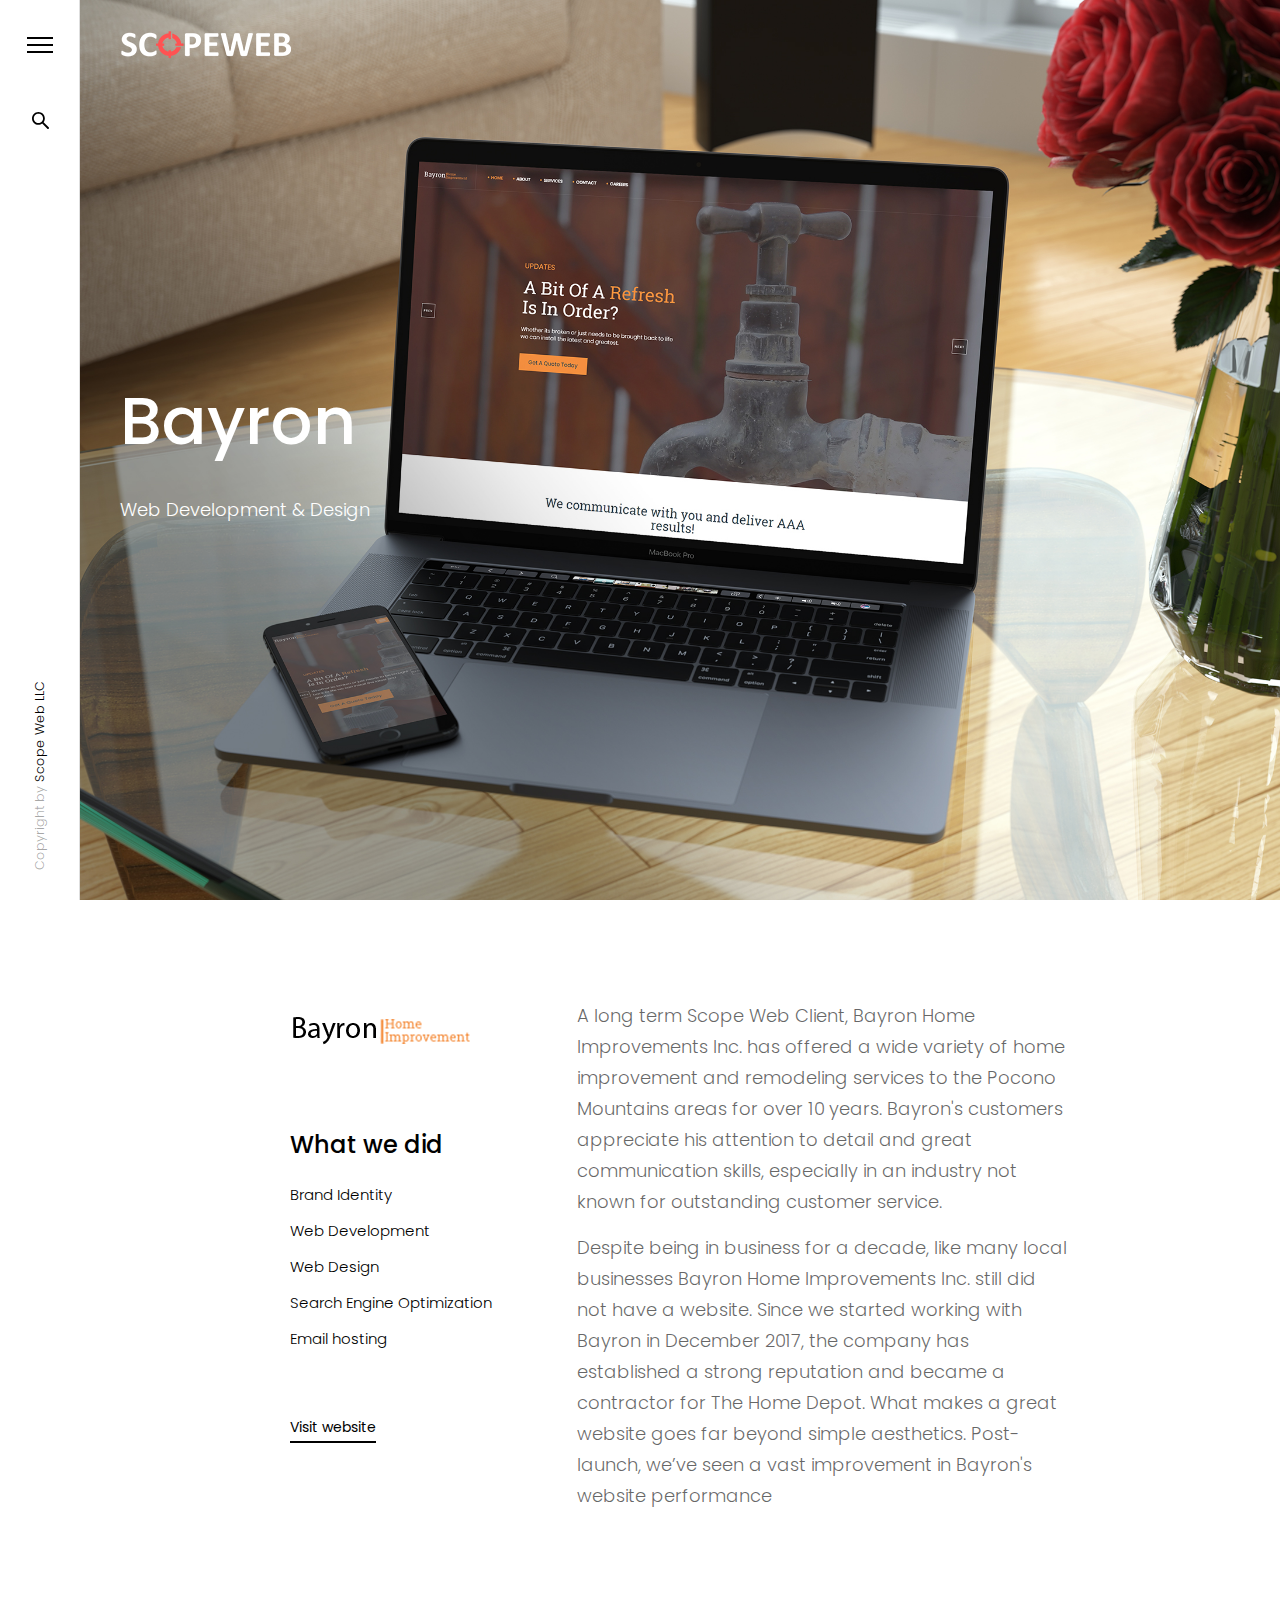
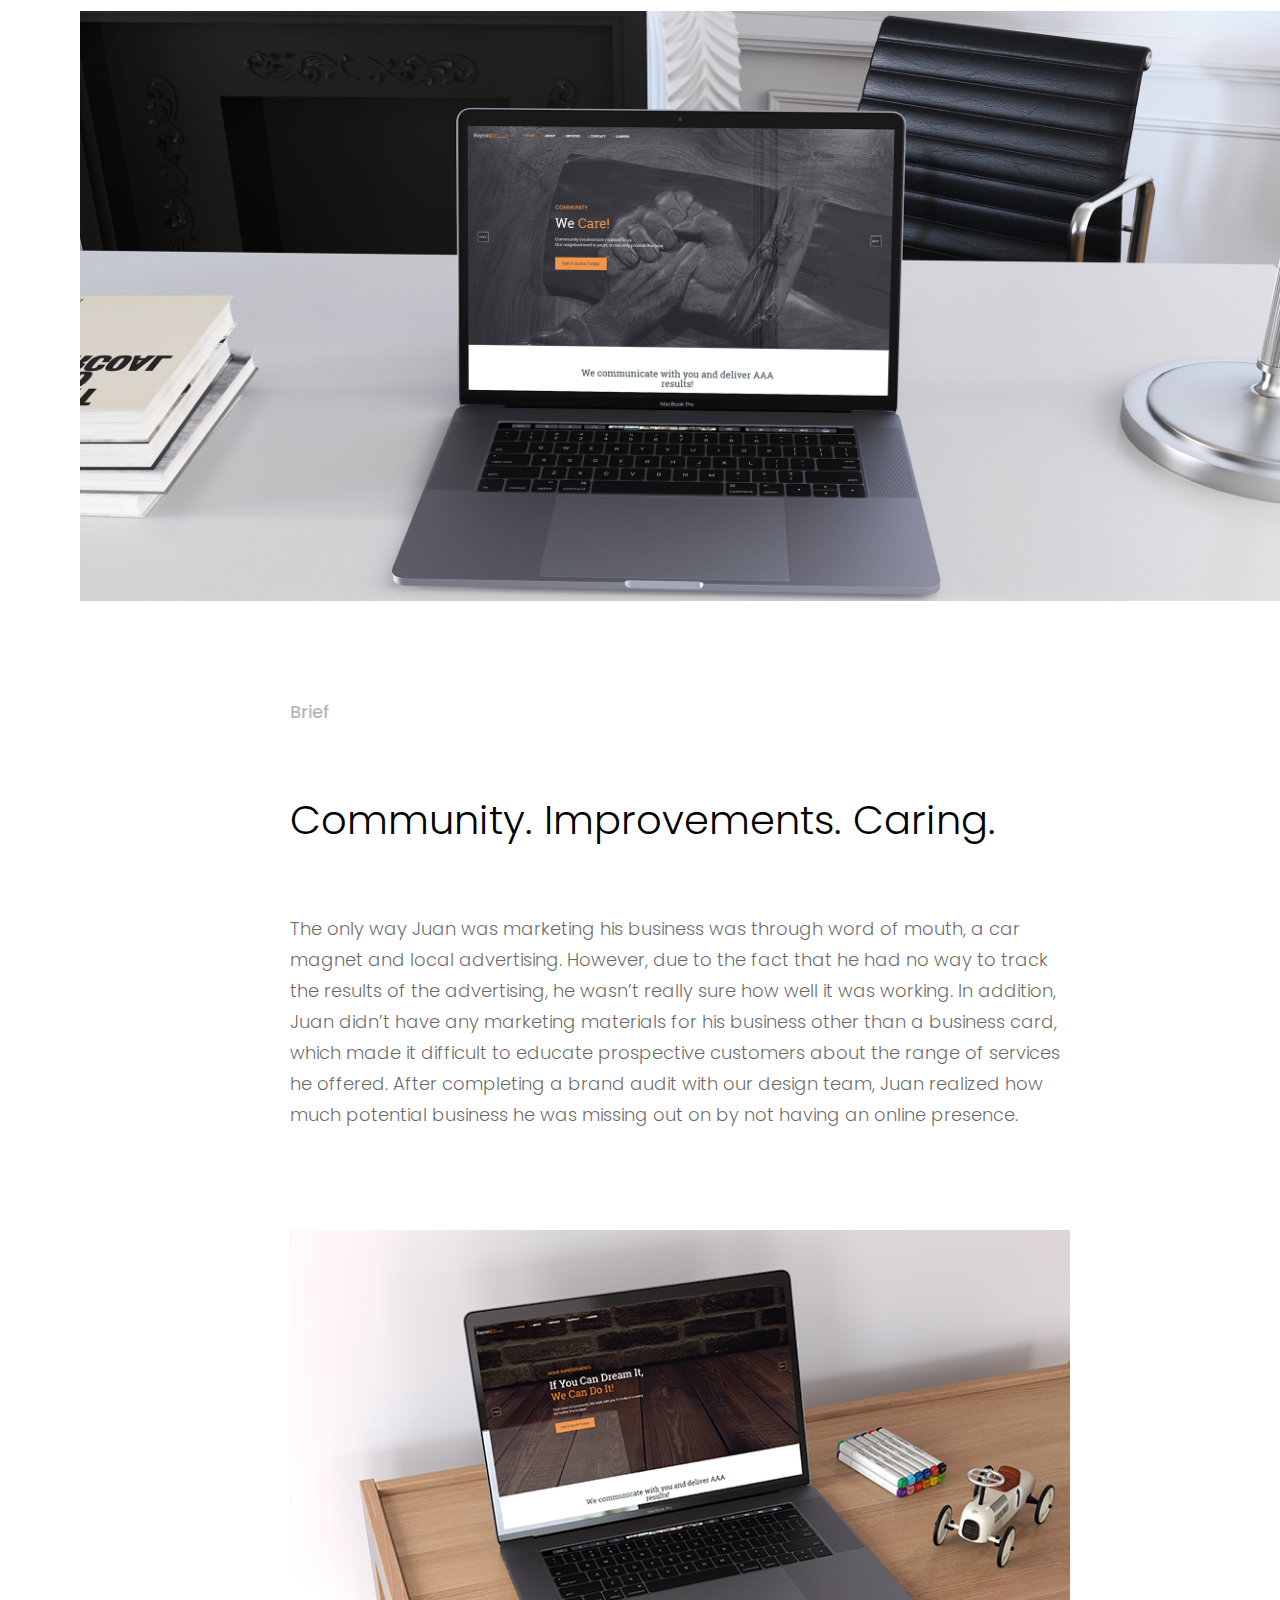
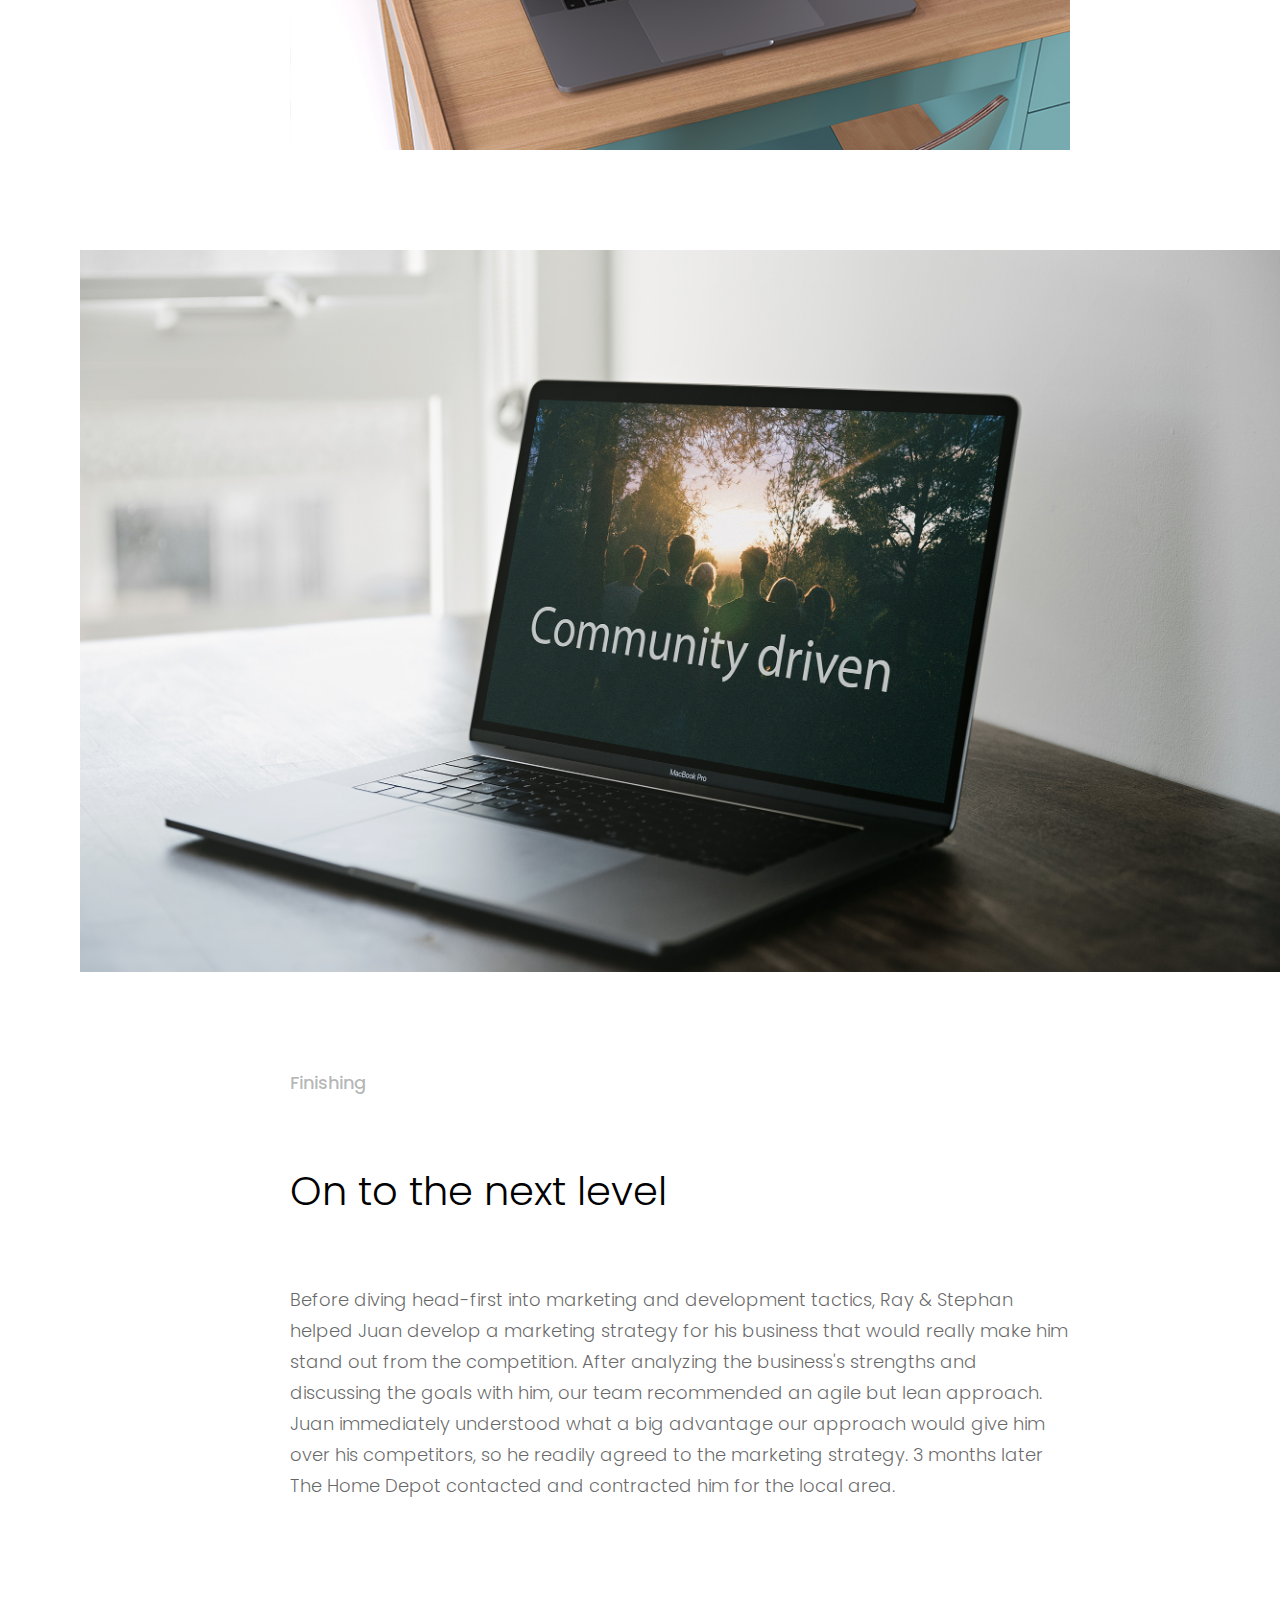
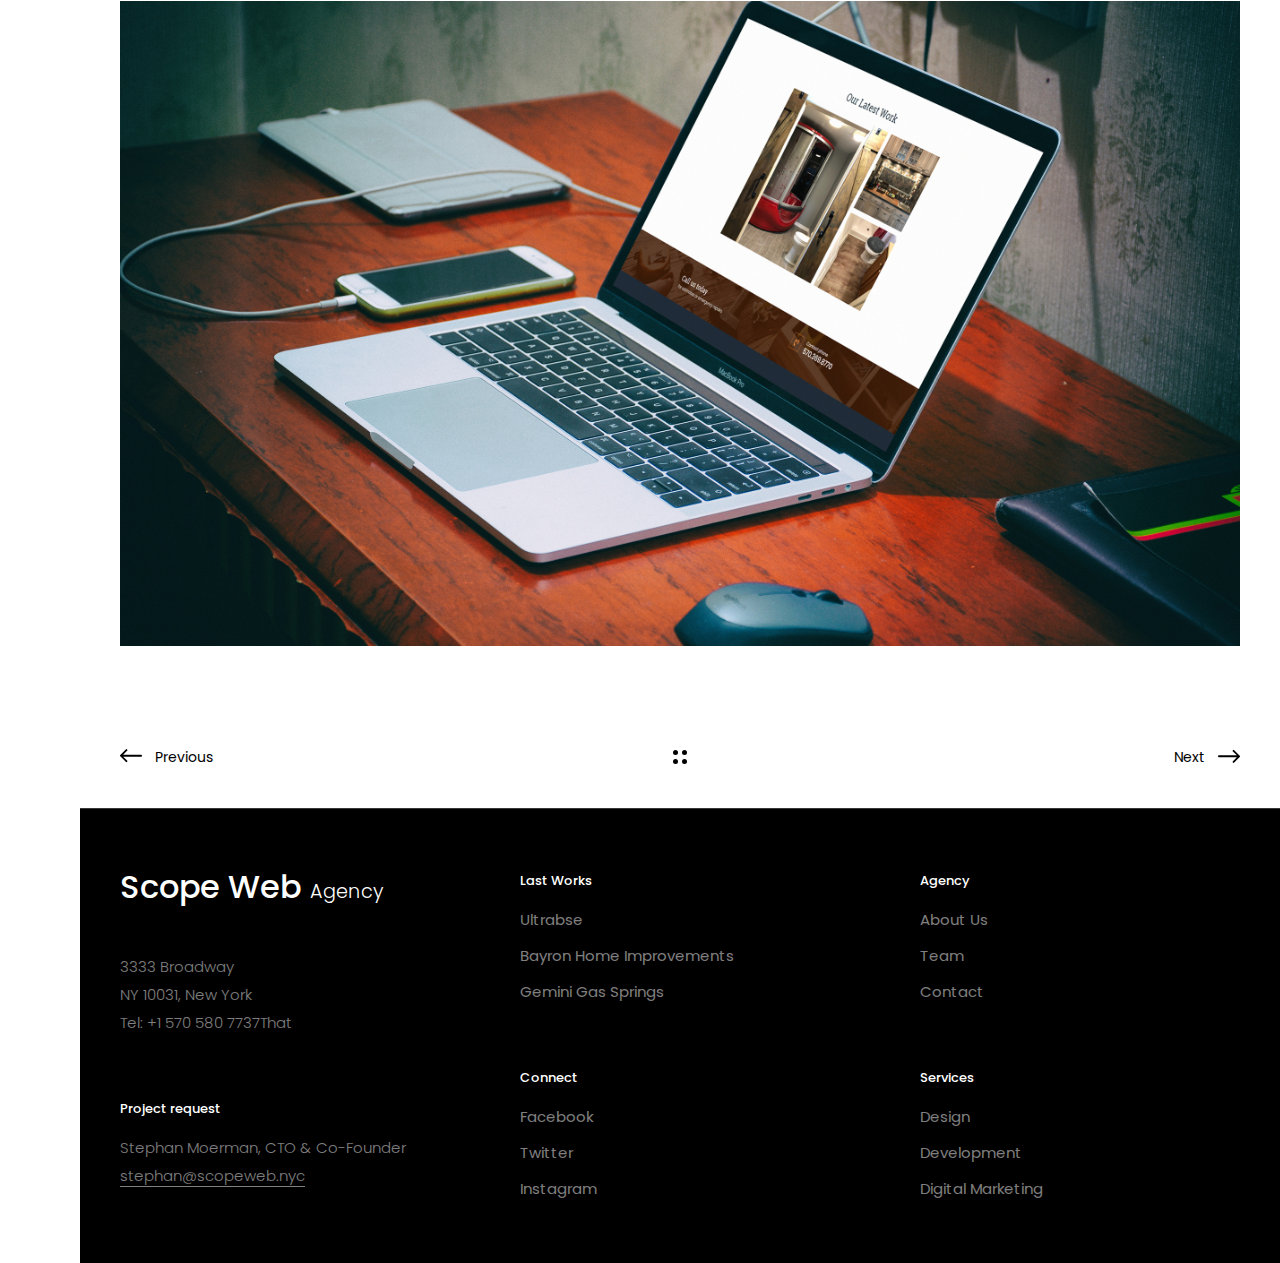
<file: bayron-case-study.html>
<!DOCTYPE html>
<html class="no-js" lang="en-US">
<head>
	<meta charset="utf-8">
    <meta content="width=device-width, initial-scale=1.0, maximum-scale=1.0, user-scalable=0" name="viewport">
    <meta http-equiv="content-type" content="text/html; charset=UTF-8"/>
    <title>Bayron | Development Case Study | Scope Web</title>

    <!-- Favicon Icon -->
	<link rel="icon" type="image/png" href="assets/favicon/favicon.ico">	
	<!-- Apple, Android Icons -->
	<link rel="apple-touch-icon" sizes="57x57" href="assets/favicon/apple-icon-57x57.png">
	<link rel="apple-touch-icon" sizes="60x60" href="assets/favicon/apple-icon-60x60.png">
	<link rel="apple-touch-icon" sizes="72x72" href="assets/favicon/apple-icon-72x72.png">
	<link rel="apple-touch-icon" sizes="76x76" href="assets/favicon/apple-icon-76x76.png">
	<link rel="apple-touch-icon" sizes="114x114" href="assets/favicon/apple-icon-114x114.png">
	<link rel="apple-touch-icon" sizes="120x120" href="assets/favicon/apple-icon-120x120.png">
	<link rel="apple-touch-icon" sizes="144x144" href="assets/favicon/apple-icon-144x144.png">
	<link rel="apple-touch-icon" sizes="152x152" href="assets/favicon/apple-icon-152x152.png">
	<link rel="apple-touch-icon" sizes="180x180" href="assets/favicon/apple-icon-180x180.png">
	<link rel="icon" type="image/png" sizes="192x192"  href="assets/favicon/android-icon-192x192.png">
	<link rel="icon" type="image/png" sizes="32x32" href="assets/favicon/favicon-32x32.png">
	<link rel="icon" type="image/png" sizes="96x96" href="assets/favicon/favicon-96x96.png">
	<link rel="icon" type="image/png" sizes="16x16" href="assets/favicon/favicon-16x16.png">
	<link rel="manifest" href="assets/favicon/manifest.json">
	<meta name="msapplication-TileColor" content="#ffffff">
	<meta name="msapplication-TileImage" content="assets/favicon/ms-icon-144x144.png">
	<meta name="theme-color" content="#ffffff">

    <!-- Stylesheets -->
	<link href="http://fonts.googleapis.com/css?family=Poppins:300,400,500" rel="stylesheet" type="text/css">
	<link href="assets/css/style.css" id="default-style-css" media="all" rel="stylesheet" type="text/css">
	<link href="assets/css/font-awesome.min.css" id="fontawesome-style-css" media="all" rel="stylesheet" type="text/css">
	<link href="assets/css/ionicons.css" id="ionic-icons-style-css" media="all" rel="stylesheet" type="text/css">
	<link href="assets/css/mqueries.css" id="responsive-css" media="all" rel="stylesheet" type="text/css">
</head>
<body>
	<div class="text-light show-logo" id="page-loader">
		<span class="loader-icon bullets-jump"><span></span><span></span><span></span></span>
	</div>
	<div id="page-content">
		<header class="header-left" id="header">
			<div class="header-inner clearfix">
				<div class="logo-left text-light" id="logo">
					<a href="index.html"><img alt="Logo Dark" id="dark-logo" src="assets/uploads/logo-scopeweb-dark.png" srcset="assets/uploads/logo-scopeweb-dark.png 1x, assets/uploads/logo-scopeweb-dark@2x.png 2x"> <img alt="Logo Light" id="light-logo" src="assets/uploads/logo-scopeweb-light.png" srcset="assets/uploads/logo-scopeweb-light.png 1x, assets/uploads/logo-scopeweb-light@2x.png 2x"></a>
				</div>
				<div class="clearfix" id="menu">
					<div class="menu-actions">
						<div class="menu-toggle">
							<span class="hamburger"></span>
						</div>
					</div>
					<div id="menu-inner">
						<nav id="main-nav">
							<ul>
								<li>
									<a href="index.html">Home</a>
								</li>
								<li>
									<a href="portfolio.html">Portfolio</a>
								</li>
								<li>
									<a href="about.html">About</a>
								</li>
								<li>
									<a href="blog.html">Blog</a>
								</li>
								<li>
									<a href="contact.html">Contact</a>
								</li>
							</ul>
						</nav>
					</div>
				</div>
				<div id="header-actions">
					<div class="header-search">
						<a class="search-open action-search open-action" data-action="search-overlay" href="#"><svg class="search" viewbox="0 0 43.9 43.9" xmlns="http://www.w3.org/2000/svg">
						<path d="M43.1,39.6L29.9,26.4c2-2.7,3.2-6.1,3.2-9.8C33.2,7.4,25.7,0,16.6,0S0,7.4,0,16.6c0,9.2,7.4,16.6,16.6,16.6 c3.7,0,7.1-1.2,9.8-3.2l13.2,13.2c1,1,2.6,1,3.5,0C44.1,42.2,44.1,40.6,43.1,39.6z M4.7,16.6C4.7,10,10,4.7,16.6,4.7 S28.5,10,28.5,16.6c0,6.6-5.3,11.9-11.9,11.9S4.7,23.1,4.7,16.6z"></path></svg></a>
					</div>
					<div class="header-totop">
						<a class="totop" href="#"><svg class="arrow arrow-top" viewbox="0 0 60 35.35" xmlns="http://www.w3.org/2000/svg">
						<path d="M0,16.88a3,3,0,0,0,.16.94,1.51,1.51,0,0,0,.63.78l15,15a2.14,2.14,0,0,0,3.52.08,2.14,2.14,0,0,0-.08-3.52L8.59,19.38H57.5a2.5,2.5,0,1,0,0-5H8.59L19.22,3.59A2.14,2.14,0,0,0,19.3.08a2.14,2.14,0,0,0-3.52.08l-15,15a1.51,1.51,0,0,0-.62.78A3,3,0,0,0,0,16.88Z"></path></svg></a>
					</div>
				</div>
				<div id="header-actions-overlay">
					<a class="action-close header-close" href=""></a>
					<div class="action-overlay search-overlay">
						<form action="" class="searchform" id="header-searchform" method="get" name="header-searchform" role="search">
							<input id="s" name="s" placeholder="Enter your search" type="text" value=""><input id="searchsubmit" type="submit" value="Search">
						</form>
						<h6 class="widget-title">Press Enter to start</h6>
					</div>
				</div>
				<div class="custom" id="header-widget">
					<div class="copyright">
						Copyright by <a href="https://www.scopeweb.nyc">Scope Web LLC</a>
					</div>
				</div>
			</div><span class="pseudo-close header-close"></span>
        </header>
        
        <!-- HERO & BODY -->
        <div id="hero-and-body">
    
            <!-- HERO  -->
            <section id="hero" class="hero-full text-light parallax-section" data-parallax-image="assets/uploads/bayron-casestudy-hero.jpg">
            
                <div id="page-title" class="wrapper-big">
                    <h1><strong>Bayron</strong></h1>
                    <div class="spacer-mini"></div>
                    <h5>Web Development &amp; Design</h5>
                </div>
        
            </section>
            <!-- HERO -->

            <!-- PAGEBODY -->
            <section id="page-body">
            
                <div class="spacer-big"></div>
                
                <div class="wrapper-small">
                    <div class="column-section spaced-big clearfix">
                        <div class="column one-third">
                            <img src="assets/uploads/bayron-logo.png" srcset="assets/uploads/bayron-logo.png 1x, assets/uploads/bayron-logo@2x.png 2x" alt="Bayron logo">
                            <div class="spacer-medium"></div>
                            <h4><strong>What we did</strong></h4>
                            <ul class="nolist">
                                <li>Brand Identity</li>
                                <li>Web Development</li>
                                <li>Web Design</li>
                                <li>Search Engine Optimization</li>
                                <li>Email hosting</li>
                            </ul>
                            <div class="spacer-medium"></div>
                            <p><a href="https://www.bayroninc.com" target="_blank" class="sr-button style-3 button-small">Visit website</a></p>
                        </div>
                        <div class="column two-third last-col">
                            <p class="h5">A long term Scope Web Client, Bayron Home Improvements Inc. has offered a wide variety of home improvement and remodeling services to the Pocono Mountains areas for over 10 years. Bayron's customers appreciate his attention to detail and great communication skills, especially in an industry not known for outstanding customer service.</p>
                            <p class="h5">Despite being in business for a decade, like many local businesses Bayron Home Improvements Inc. still did not have a website. Since we started working with Bayron in December 2017, the company has established a strong reputation and became a contractor for The Home Depot. What makes a great website goes far beyond simple aesthetics. Post-launch, we’ve seen a vast improvement in Bayron's website performance</p>
                        </div>
                    </div> <!-- END .column-section -->
                </div><!-- END .wrapper -->
                
                <div class="spacer-big"></div>
                
                <img src="assets/uploads/bayron-shot-1.jpg" alt="Bayron landing slide two" style="width: 100%;">
                
                <div class="spacer-big"></div>
                
                <div class="wrapper-small">
                    <h5 style="color: rgba(0,0,0,0.3);"><strong>Brief</strong></h5>
                    <div class="spacer-medium"></div>
                    <h2>Community. Improvements. Caring.</h2>
                    <div class="spacer-medium"></div>
                    <p class="h5">The only way Juan was marketing his business was through word of mouth, a car magnet and local advertising. However, due to the fact that he had no way to track the results of the advertising, he wasn’t really sure how well it was working. In addition, Juan didn’t have any marketing materials for his business other than a business card, which made it difficult to educate prospective customers about the range of services he offered. After completing a brand audit with our design team, Juan realized how much potential business he was missing out on by not having an online presence.</p>
                    <div class="spacer-big"></div>
                    <div class="align-center">
                    <img src="assets/uploads/bayron-shot-small.jpg" alt="Bayron landing page">
                    </div>
                </div> <!-- END .wrapper -->
                
				<div class="spacer-big"></div>
				
				<img class="text-dark" src="assets/uploads/bayron-community.jpg" alt="Bayron community" style="width: 100%;">
                
                <div class="spacer-big"></div>
                
                <div class="wrapper-small">
                    <h5 style="color: rgba(0,0,0,0.3);"><strong>Finishing</strong></h5>
                    <div class="spacer-medium"></div>
                    <h2>On to the next level</h2>
                    <div class="spacer-medium"></div>
                    <p class="h5">Before diving head-first into marketing and development tactics, Ray &amp; Stephan helped Juan develop a marketing strategy for his business that would really make him stand out from the competition. After analyzing the business's strengths and discussing the goals with him, our team recommended an agile but lean approach. Juan immediately understood what a big advantage our approach would give him over his competitors, so he readily agreed to the marketing strategy. 3 months later The Home Depot contacted and contracted him for the local area.</p>
                </div> <!-- END .wrapper -->
                
                <div class="spacer-big"></div>
                
                <div class="wrapper">
                    <div class="align-center">
                    <img src="assets/uploads/bayron-future.jpg" alt="Bayron future">
                    </div>
                    
                    <div class="spacer-big"></div>
                    
                    <div id="single-pagination" class="portfolio-pagination">
                        <ul class="pagination">
                            <li class="prev"><a href="portfolio.html"><span class="text">Previous</span>
                                <svg class="arrow arrow-left" xmlns="http://www.w3.org/2000/svg" viewBox="0 0 60 35.35"><title>back-arrow</title><path d="M0,16.88a3,3,0,0,0,.16.94,1.51,1.51,0,0,0,.63.78l15,15a2.14,2.14,0,0,0,3.52.08,2.14,2.14,0,0,0-.08-3.52L8.59,19.38H57.5a2.5,2.5,0,1,0,0-5H8.59L19.22,3.59A2.14,2.14,0,0,0,19.3.08a2.14,2.14,0,0,0-3.52.08l-15,15a1.51,1.51,0,0,0-.62.78A3,3,0,0,0,0,16.88Z"></path></svg>
                            </a></li>
                            <li class="back"><a href="portfolio.html"><span class="filter-icon"><span></span></span></a></li>
                            <li class="next "><a href="portfolio.html"><span class="text">Next</span>
                                <svg class="arrow arrow-right" xmlns="http://www.w3.org/2000/svg" viewBox="0 0 60 35.35"><title>back-arrow</title><path d="M0,16.88a3,3,0,0,0,.16.94,1.51,1.51,0,0,0,.63.78l15,15a2.14,2.14,0,0,0,3.52.08,2.14,2.14,0,0,0-.08-3.52L8.59,19.38H57.5a2.5,2.5,0,1,0,0-5H8.59L19.22,3.59A2.14,2.14,0,0,0,19.3.08a2.14,2.14,0,0,0-3.52.08l-15,15a1.51,1.51,0,0,0-.62.78A3,3,0,0,0,0,16.88Z"></path></svg>
                            </a></li>
                        </ul>
                    </div>
                </div> <!-- END .wrapper -->
                            
            </section>
            <!-- PAGEBODY -->
        
        </div>
        <!-- HERO & BODY -->
        <footer class="text-light" id="footer">
			<div class="footer-inner wrapper">
				<div class="column-section spaced-big clearfix">
					<div class="column one-third">
						<div class="widget">
							<h3><strong>Scope Web</strong> <small>Agency</small></h3>
							<div class="spacer-small"></div>
							<p>3333 Broadway<br>
							NY 10031, New York<br>
							Tel: +1 570 580 7737That</p>
						</div>
						<div class="widget">
							<h5 class="widget-title title-alt"><strong>Project request</strong></h5>
							<p>Stephan Moerman, CTO &amp; Co-Founder<br>
							<a href="mailto:stephan@scopeweb.nyc?Subject=Project Request">stephan@scopeweb.nyc</a></p>
						</div>
					</div>
					<div class="column one-third">
						<div class="widget">
							<h5 class="widget-title title-alt"><strong>Last Works</strong></h5>
							<ul class="menu">
								<li>
									<a href="portfolio-single-casestudy.html">Ultrabse</a>
								</li>
								<li>
									<a href="portfolio-single-casestudy.html">Bayron Home Improvements</a>
								</li>
								<li>
									<a href="portfolio-single-casestudy.html">Gemini Gas Springs</a>
								</li>
							</ul>
						</div>
						<div class="widget">
							<h5 class="widget-title title-alt"><strong>Connect</strong></h5>
							<ul class="menu">
								<li>
									<a href="#">Facebook</a>
								</li>
								<li>
									<a href="#">Twitter</a>
								</li>
								<li>
									<a href="#">Instagram</a>
								</li>
							</ul>
						</div>
					</div>
					<div class="column one-third last-col">
						<div class="widget">
							<h5 class="widget-title title-alt"><strong>Agency</strong></h5>
							<ul class="menu">
								<li>
									<a href="#">About Us</a>
								</li>
								<li>
									<a href="#">Team</a>
								</li>
								<li>
									<a href="#">Contact</a>
								</li>
							</ul>
						</div>
						<div class="widget">
							<h5 class="widget-title title-alt"><strong>Services</strong></h5>
							<ul class="menu">
								<li>
									<a href="#">Design</a>
								</li>
								<li>
									<a href="#">Development</a>
								</li>
								<li>
									<a href="#">Digital Marketing</a>
								</li>
							</ul>
						</div>
					</div>
				</div>
			</div>
		</footer>
	</div>
    <script src="http://code.jquery.com/jquery-1.12.4.js" integrity="sha256-Qw82+bXyGq6MydymqBxNPYTaUXXq7c8v3CwiYwLLNXU=" crossorigin="anonymous">
    </script>
	<script src="assets/js/plugins.js" type="text/javascript">
	</script>
	<script src="assets/js/jquery.backgroundparallax.min.js" type="text/javascript">
	</script>
	<script src="assets/js/script.js" type="text/javascript">
	</script>
</body>
</html>
</file>
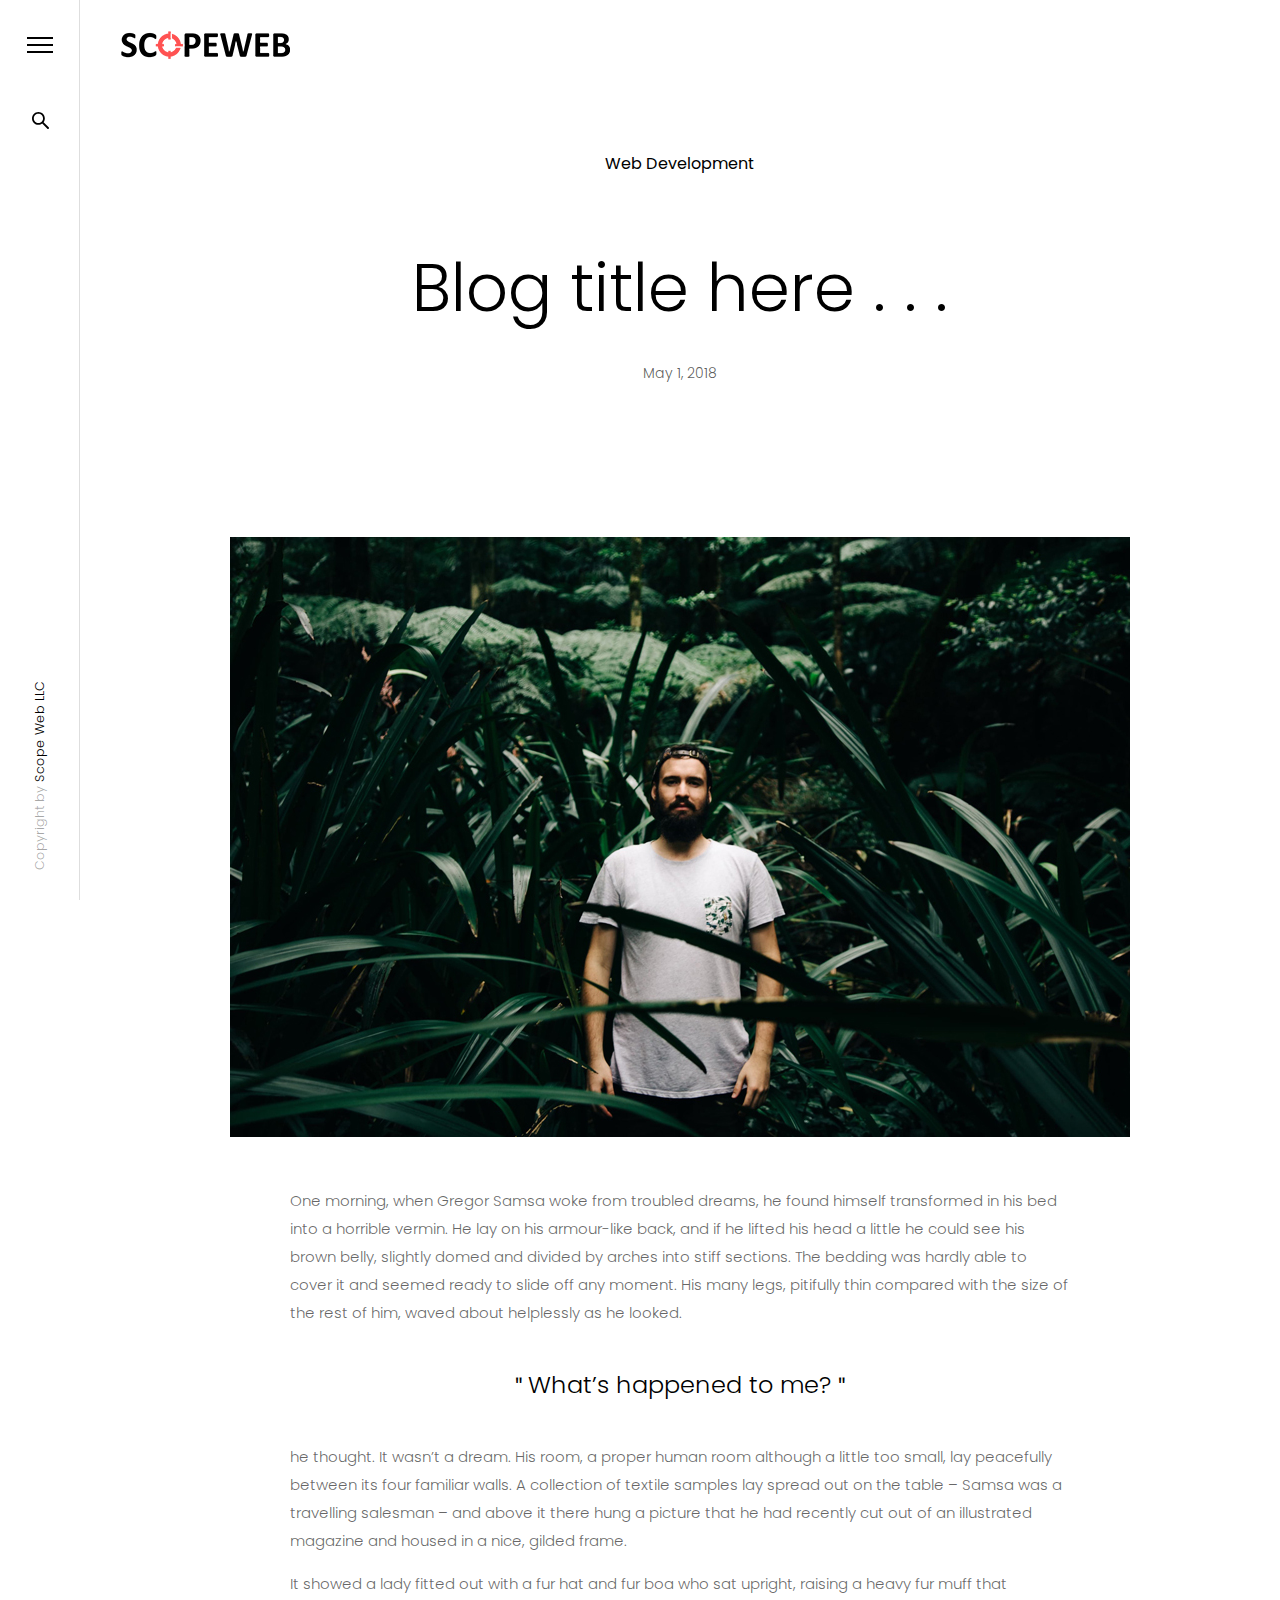
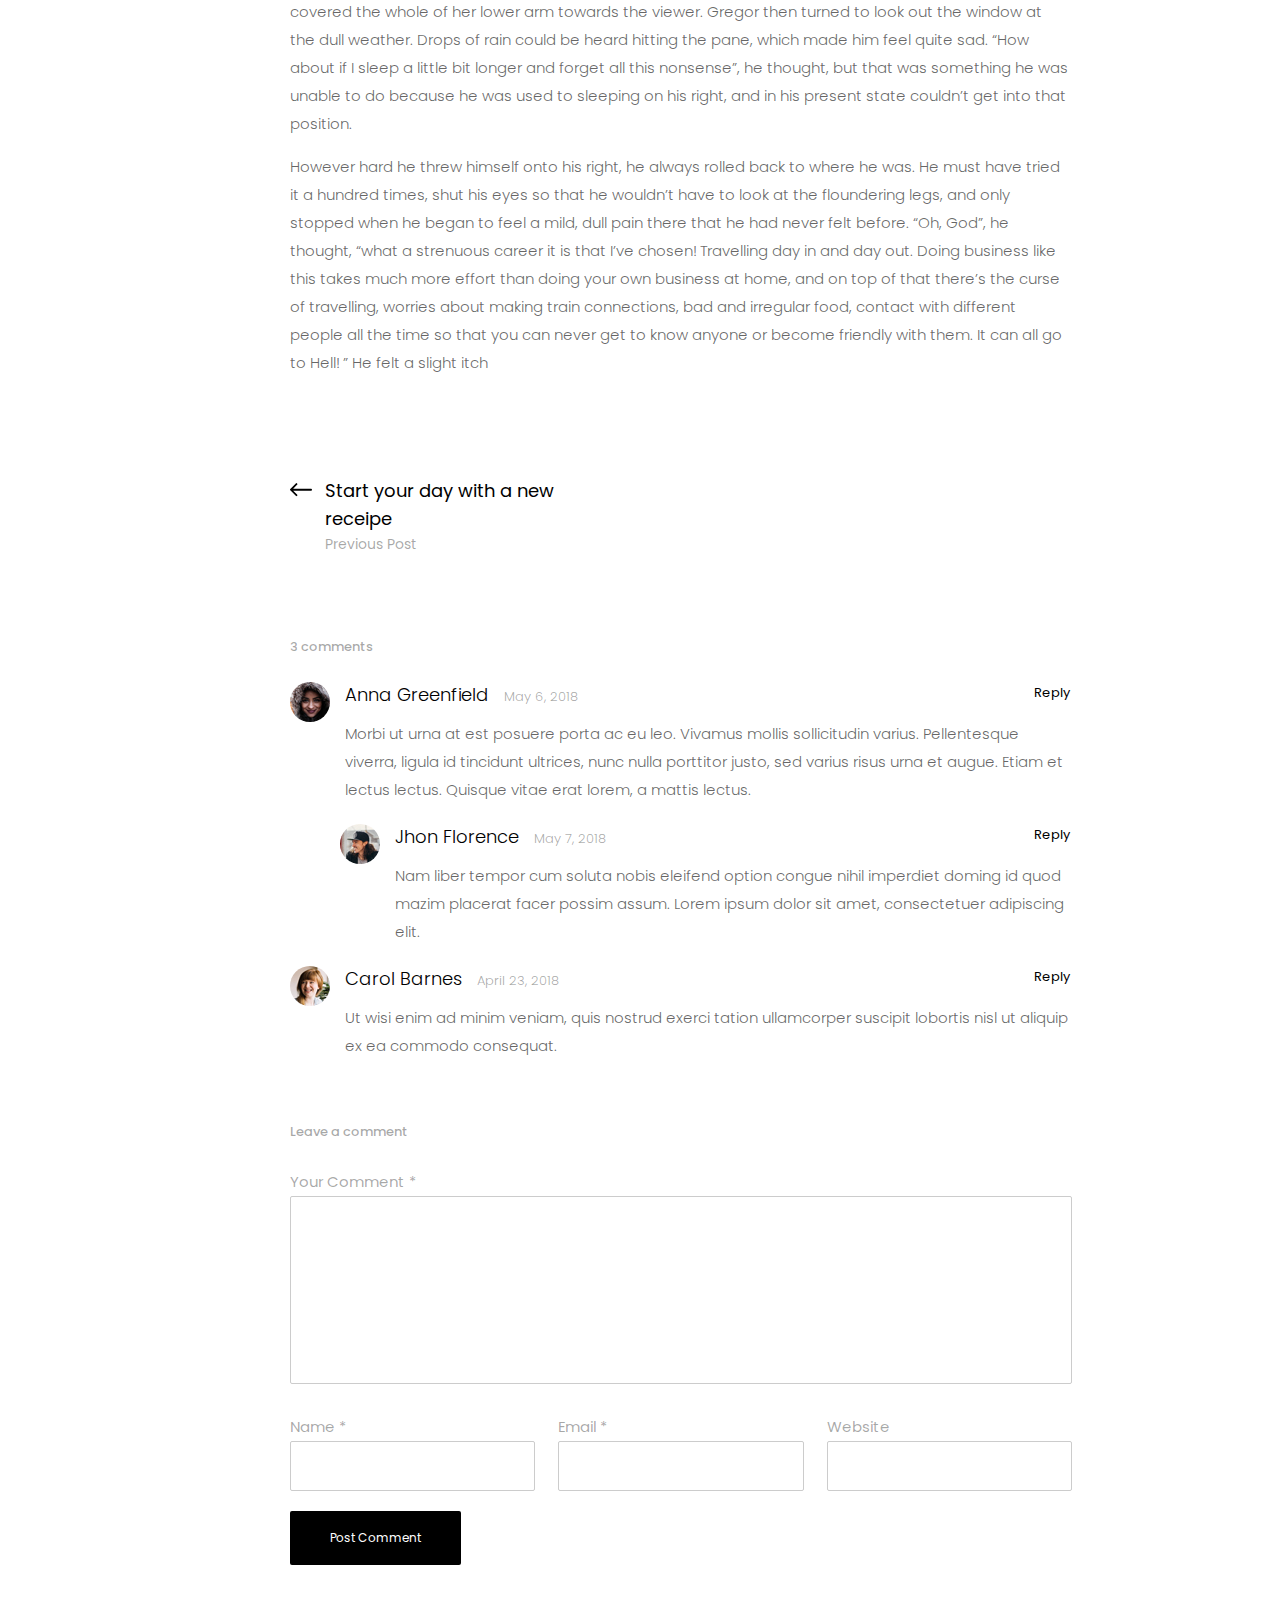
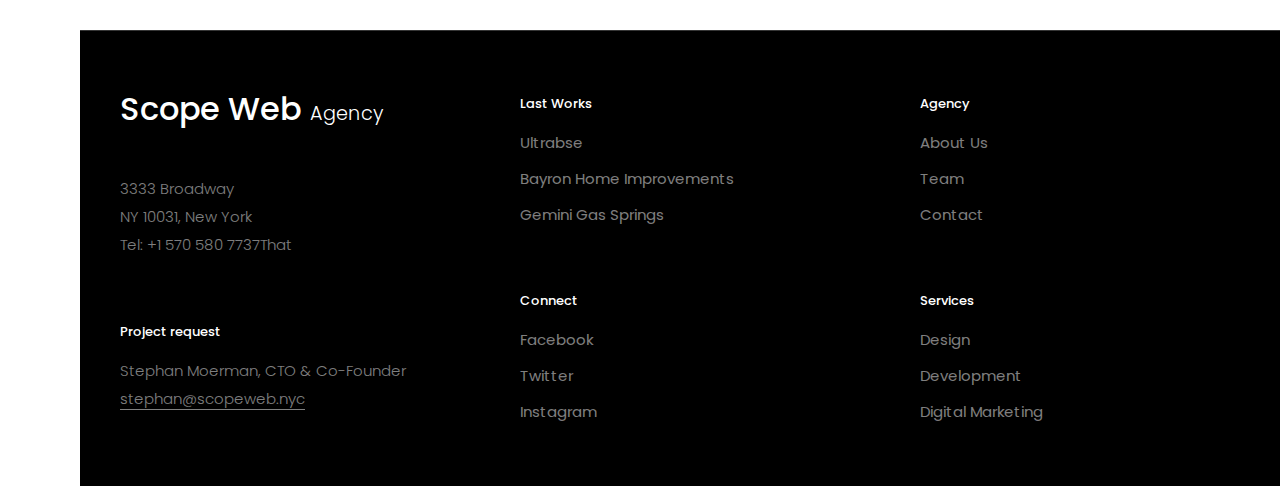
<file: blog-post.html>
<!DOCTYPE html>
<html class="no-js" lang="en-US">
<head>
	<meta charset="utf-8">
    <meta content="width=device-width, initial-scale=1.0, maximum-scale=1.0, user-scalable=0" name="viewport">
    <meta http-equiv="content-type" content="text/html; charset=UTF-8"/>
    <title>Blog Post | Web Design & Development Agency | Scope Web</title>

    <!-- Favicon Icon -->
	<link rel="icon" type="image/png" href="assets/favicon/favicon.ico">	
	<!-- Apple, Android Icons -->
	<link rel="apple-touch-icon" sizes="57x57" href="assets/favicon/apple-icon-57x57.png">
	<link rel="apple-touch-icon" sizes="60x60" href="assets/favicon/apple-icon-60x60.png">
	<link rel="apple-touch-icon" sizes="72x72" href="assets/favicon/apple-icon-72x72.png">
	<link rel="apple-touch-icon" sizes="76x76" href="assets/favicon/apple-icon-76x76.png">
	<link rel="apple-touch-icon" sizes="114x114" href="assets/favicon/apple-icon-114x114.png">
	<link rel="apple-touch-icon" sizes="120x120" href="assets/favicon/apple-icon-120x120.png">
	<link rel="apple-touch-icon" sizes="144x144" href="assets/favicon/apple-icon-144x144.png">
	<link rel="apple-touch-icon" sizes="152x152" href="assets/favicon/apple-icon-152x152.png">
	<link rel="apple-touch-icon" sizes="180x180" href="assets/favicon/apple-icon-180x180.png">
	<link rel="icon" type="image/png" sizes="192x192"  href="assets/favicon/android-icon-192x192.png">
	<link rel="icon" type="image/png" sizes="32x32" href="assets/favicon/favicon-32x32.png">
	<link rel="icon" type="image/png" sizes="96x96" href="assets/favicon/favicon-96x96.png">
	<link rel="icon" type="image/png" sizes="16x16" href="assets/favicon/favicon-16x16.png">
	<link rel="manifest" href="assets/favicon/manifest.json">
	<meta name="msapplication-TileColor" content="#ffffff">
	<meta name="msapplication-TileImage" content="assets/favicon/ms-icon-144x144.png">
	<meta name="theme-color" content="#ffffff">

    <!-- Stylesheets -->
	<link href="http://fonts.googleapis.com/css?family=Poppins:300,400,500" rel="stylesheet" type="text/css">
	<link href="assets/css/style.css" id="default-style-css" media="all" rel="stylesheet" type="text/css">
	<link href="assets/css/font-awesome.min.css" id="fontawesome-style-css" media="all" rel="stylesheet" type="text/css">
	<link href="assets/css/ionicons.css" id="ionic-icons-style-css" media="all" rel="stylesheet" type="text/css">
	<link href="assets/css/mqueries.css" id="responsive-css" media="all" rel="stylesheet" type="text/css">
</head>
<body>
	<div class="text-light show-logo" id="page-loader">
		<span class="loader-icon bullets-jump"><span></span><span></span><span></span></span>
	</div>
	<div id="page-content">
		<header class="header-left" id="header">
			<div class="header-inner clearfix">
				<div class="logo-left text-light" id="logo">
					<a href="index.html"><img alt="Logo Dark" id="dark-logo" src="assets/uploads/logo-scopeweb-dark.png" srcset="assets/uploads/logo-scopeweb-dark.png 1x, assets/uploads/logo-scopeweb-dark@2x.png 2x"> <img alt="Logo Light" id="light-logo" src="assets/uploads/logo-scopeweb-dark.png" srcset="assets/uploads/logo-scopeweb-dark.png 1x, assets/uploads/logo-scopeweb-dark@2x.png 2x"></a>
				</div>
				<div class="clearfix" id="menu">
					<div class="menu-actions">
						<div class="menu-toggle">
							<span class="hamburger"></span>
						</div>
					</div>
					<div id="menu-inner">
						<nav id="main-nav">
							<ul>
								<li>
									<a href="index.html">Home</a>
								</li>
								<li>
									<a href="portfolio.html">Portfolio</a>
								</li>
								<li>
									<a href="about.html">About</a>
								</li>
								<li>
									<a href="blog.html">Blog</a>
								</li>
								<li>
									<a href="contact.html">Contact</a>
								</li>
							</ul>
						</nav>
					</div>
				</div>
				<div id="header-actions">
					<div class="header-search">
						<a class="search-open action-search open-action" data-action="search-overlay" href="#"><svg class="search" viewbox="0 0 43.9 43.9" xmlns="http://www.w3.org/2000/svg">
						<path d="M43.1,39.6L29.9,26.4c2-2.7,3.2-6.1,3.2-9.8C33.2,7.4,25.7,0,16.6,0S0,7.4,0,16.6c0,9.2,7.4,16.6,16.6,16.6 c3.7,0,7.1-1.2,9.8-3.2l13.2,13.2c1,1,2.6,1,3.5,0C44.1,42.2,44.1,40.6,43.1,39.6z M4.7,16.6C4.7,10,10,4.7,16.6,4.7 S28.5,10,28.5,16.6c0,6.6-5.3,11.9-11.9,11.9S4.7,23.1,4.7,16.6z"></path></svg></a>
					</div>
					<div class="header-totop">
						<a class="totop" href="#"><svg class="arrow arrow-top" viewbox="0 0 60 35.35" xmlns="http://www.w3.org/2000/svg">
						<path d="M0,16.88a3,3,0,0,0,.16.94,1.51,1.51,0,0,0,.63.78l15,15a2.14,2.14,0,0,0,3.52.08,2.14,2.14,0,0,0-.08-3.52L8.59,19.38H57.5a2.5,2.5,0,1,0,0-5H8.59L19.22,3.59A2.14,2.14,0,0,0,19.3.08a2.14,2.14,0,0,0-3.52.08l-15,15a1.51,1.51,0,0,0-.62.78A3,3,0,0,0,0,16.88Z"></path></svg></a>
					</div>
				</div>
				<div id="header-actions-overlay">
					<a class="action-close header-close" href=""></a>
					<div class="action-overlay search-overlay">
						<form action="" class="searchform" id="header-searchform" method="get" name="header-searchform" role="search">
							<input id="s" name="s" placeholder="Enter your search" type="text" value=""><input id="searchsubmit" type="submit" value="Search">
						</form>
						<h6 class="widget-title">Press Enter to start</h6>
					</div>
				</div>
				<div class="custom" id="header-widget">
					<div class="copyright">
						Copyright by <a href="https://www.scopeweb.nyc">Scope Web LLC</a>
					</div>
				</div>
			</div><span class="pseudo-close header-close"></span>
        </header>

    <!-- HERO & BODY -->
	<div id="hero-and-body">
		
		<!-- HERO  -->
		<section id="hero" class="hero-auto">
   	
			<div id="page-title" class="wrapper align-center">
				<span class="post-cat"><a href="#">Web Development</a></span>
				<div class="spacer-small"></div>
				<div class="post-name"><h1>Blog title here . . .</h1></div>
				<div class="post-meta">
					<span class="post-date">May 1, 2018</span>
				</div>
			</div> <!-- END #page-title -->
   	
    	</section>
		<!-- HERO -->

		<!-- PAGEBODY -->
		<section id="page-body">
							    
			<div id="blog-single">
          		<div class="blog-media">
					<img src="assets/uploads/blog-single-2-small.jpg" srcset="assets/uploads/blog-single-2-small.jpg 1x, assets/uploads/blog-single-2.jpg 2x" alt="SEO" />
				</div>
          		
           		<div class="blog-content wrapper-small">
           			<p>One morning, when Gregor Samsa woke from troubled dreams, he found himself transformed in his bed into a horrible vermin. He lay on his armour-like back, and if he lifted his head a little he could see his brown belly, slightly domed and divided by arches into stiff sections. The bedding was hardly able to cover it and seemed ready to slide off any moment. His many legs, pitifully thin compared with the size of the rest of him, waved about helplessly as he looked.</p>
           			
           			<blockquote><p style="text-align: center;">What&#8217;s happened to me?</p></blockquote>
           			
           			<p>he thought. It wasn&#8217;t a dream. His room, a proper human room although a little too small, lay peacefully between its four familiar walls. A collection of textile samples lay spread out on the table &#8211; Samsa was a travelling salesman &#8211; and above it there hung a picture that he had recently cut out of an illustrated magazine and housed in a nice, gilded frame.</p>
           			
           			<p>It showed a lady fitted out with a fur hat and fur boa who sat upright, raising a heavy fur muff that covered the whole of her lower arm towards the viewer. Gregor then turned to look out the window at the dull weather. Drops of rain could be heard hitting the pane, which made him feel quite sad. &#8220;How about if I sleep a little bit longer and forget all this nonsense&#8221;, he thought, but that was something he was unable to do because he was used to sleeping on his right, and in his present state couldn&#8217;t get into that position.</p>
           			
           			<p>However hard he threw himself onto his right, he always rolled back to where he was. He must have tried it a hundred times, shut his eyes so that he wouldn&#8217;t have to look at the floundering legs, and only stopped when he began to feel a mild, dull pain there that he had never felt before. &#8220;Oh, God&#8221;, he thought, &#8220;what a strenuous career it is that I&#8217;ve chosen! Travelling day in and day out. Doing business like this takes much more effort than doing your own business at home, and on top of that there&#8217;s the curse of travelling, worries about making train connections, bad and irregular food, contact with different people all the time so that you can never get to know anyone or become friendly with them. It can all go to Hell! &#8221; He felt a slight itch</p>
				</div>
									         	
				<div class="wrapper-small">      
					<div class="spacer-big"></div>   
					<div id="single-pagination" class="blog-pagination">
						<ul class="pagination">
							<li class="prev"><a href="blog-single-split2.html" data-title="Start your day with a new receipe"><span class="text">Previous Post</span>
							<svg class="arrow arrow-left" xmlns="http://www.w3.org/2000/svg" viewBox="0 0 60 35.35"><path d="M0,16.88a3,3,0,0,0,.16.94,1.51,1.51,0,0,0,.63.78l15,15a2.14,2.14,0,0,0,3.52.08,2.14,2.14,0,0,0-.08-3.52L8.59,19.38H57.5a2.5,2.5,0,1,0,0-5H8.59L19.22,3.59A2.14,2.14,0,0,0,19.3.08a2.14,2.14,0,0,0-3.52.08l-15,15a1.51,1.51,0,0,0-.62.78A3,3,0,0,0,0,16.88Z"></path></svg>
							</a></li>
						</ul>
					</div>
					
					<div class="spacer-small"></div>
					
					<!-- COMMENTS -->  
					<div id="blog-comments" class="comments">
						<h5 class="widget-title title-alt"><strong>3 comments</strong></h5>

						<ul class="comment-list">
							<li class="comment">
								<div class="comment-inner">
									<div class="user">
										<img src="assets/uploads/avatar-1-small.jpg" srcset="assets/uploads/avatar-1-small.jpg 1x, assets/uploads/avatar-1.jpg 2x" class="avatar" alt="avatar" />
									</div>
									<div class="comment-content">
                						<div class="name"><h5 class="comment-name">Anna Greenfield</h5><span class="time">May 6, 2018</span><a class="comment-reply-link" href="#">Reply</a></div>										
										<p class="comment-text">Morbi ut urna at est posuere porta ac eu leo. Vivamus mollis sollicitudin varius. Pellentesque viverra, ligula id tincidunt ultrices, nunc nulla porttitor justo, sed varius risus urna et augue. Etiam et lectus lectus. Quisque vitae erat lorem, a mattis lectus.</p>
									</div>
								</div>

								<ul class="children">
									<li class="comment">
										<div class="comment-inner">
											<div class="user">
												<img src="assets/uploads/avatar-4-small.jpg" srcset="assets/uploads/avatar-4-small.jpg 1x, assets/uploads/avatar-4.jpg 2x" class="avatar" alt="avatar" />
											</div>
											<div class="comment-content">
                								<div class="name"><h5 class="comment-name">Jhon Florence</h5><span class="time">May 7, 2018</span><a class="comment-reply-link" href="#">Reply</a></div>										
												<p class="comment-text">Nam liber tempor cum soluta nobis eleifend option congue nihil imperdiet doming id quod mazim placerat facer possim assum. Lorem ipsum dolor sit amet, consectetuer adipiscing elit.</p>
											</div>
										</div>
								   </li>
							   </ul> 
						   </li>

						   <li class="comment" >
								<div class="comment-inner">
									<div class="user">
										<img src="assets/uploads/avatar-2-small.jpg" srcset="assets/uploads/avatar-2-small.jpg 1x, assets/uploads/avatar-2.jpg 2x" class="avatar" alt="avatar" />
									</div>
									<div class="comment-content">
                						<div class="name"><h5 class="comment-name">Carol Barnes</h5><span class="time">April 23, 2018</span><a class="comment-reply-link" href="#">Reply</a></div>										
										<p class="comment-text">Ut wisi enim ad minim veniam, quis nostrud exerci tation ullamcorper suscipit lobortis nisl ut aliquip ex ea commodo consequat.</p>
									</div>
								</div>
						   </li>
						</ul>

					</div> <!-- END #blog-comments --> 
					<!-- COMMENTS end -->

					<!-- LEAVE COMMENT -->
					<div id="blog-leavecomment" class="leavecomment">                    
						<h5 class="widget-title title-alt"><strong>Leave a comment</strong></h5>

						<form action="#" method="post" id="commentform">
							<div class="form-row">
								<label for="comment_form" class="req">Your Comment <abbr title="required" class="required">*</abbr></label>
								<textarea name="comment_form" class="comment_form" id="comment_form" rows="15" cols="50"></textarea>
							</div>

							<div class="form-row column one-third">
								<label for="author" class="req">Name <abbr title="required" class="required">*</abbr></label>
								<input type="text" name="author" class="author" id="author" value="" />
							</div>

							<div class="form-row column one-third">
								<label for="email" class="req">Email <abbr title="required" class="required">*</abbr></label>
								<input type="text" name="email" class="email" id="email" value="" />
							</div>

							<div class="form-row column one-third last-col">
								<label for="website">Website</label>
								<input type="text" name="website" class="website" id="website" value="" />
							</div>

							<div class="clear"></div>

							<div class="form-row">
								<input type="submit" name="submit" class="submit" value="Post Comment" />
							</div>
						 </form>

					</div> <!-- END #blog-leavecomment -->   
					<!-- LEAVE COMMENT -->
					
				</div> <!-- END .wrapper-small -->
			</div>

		</section>
		<!-- PAGEBODY -->
    
	</div>
    <!-- HERO & BODY -->

    <footer class="text-light" id="footer">
			<div class="footer-inner wrapper">
				<div class="column-section spaced-big clearfix">
					<div class="column one-third">
						<div class="widget">
							<h3><strong>Scope Web</strong> <small>Agency</small></h3>
							<div class="spacer-small"></div>
							<p>3333 Broadway<br>
							NY 10031, New York<br>
							Tel: +1 570 580 7737That</p>
						</div>
						<div class="widget">
							<h5 class="widget-title title-alt"><strong>Project request</strong></h5>
							<p>Stephan Moerman, CTO &amp; Co-Founder<br>
							<a href="mailto:stephan@scopeweb.nyc?Subject=Project Request">stephan@scopeweb.nyc</a></p>
						</div>
					</div>
					<div class="column one-third">
						<div class="widget">
							<h5 class="widget-title title-alt"><strong>Last Works</strong></h5>
							<ul class="menu">
								<li>
									<a href="portfolio-single-casestudy.html">Ultrabse</a>
								</li>
								<li>
									<a href="portfolio-single-casestudy.html">Bayron Home Improvements</a>
								</li>
								<li>
									<a href="portfolio-single-casestudy.html">Gemini Gas Springs</a>
								</li>
							</ul>
						</div>
						<div class="widget">
							<h5 class="widget-title title-alt"><strong>Connect</strong></h5>
							<ul class="menu">
								<li>
									<a href="#">Facebook</a>
								</li>
								<li>
									<a href="#">Twitter</a>
								</li>
								<li>
									<a href="#">Instagram</a>
								</li>
							</ul>
						</div>
					</div>
					<div class="column one-third last-col">
						<div class="widget">
							<h5 class="widget-title title-alt"><strong>Agency</strong></h5>
							<ul class="menu">
								<li>
									<a href="#">About Us</a>
								</li>
								<li>
									<a href="#">Team</a>
								</li>
								<li>
									<a href="#">Contact</a>
								</li>
							</ul>
						</div>
						<div class="widget">
							<h5 class="widget-title title-alt"><strong>Services</strong></h5>
							<ul class="menu">
								<li>
									<a href="#">Design</a>
								</li>
								<li>
									<a href="#">Development</a>
								</li>
								<li>
									<a href="#">Digital Marketing</a>
								</li>
							</ul>
						</div>
					</div>
				</div>
			</div>
		</footer>
	</div>
    <script src="http://code.jquery.com/jquery-1.12.4.js" integrity="sha256-Qw82+bXyGq6MydymqBxNPYTaUXXq7c8v3CwiYwLLNXU=" crossorigin="anonymous">
    </script>
	<script src="assets/js/plugins.js" type="text/javascript">
	</script>
	<script src="assets/js/jquery.sticky-kit.min.js" type="text/javascript">
	</script>
	<script src="assets/js/script.js" type="text/javascript">
	</script>
</body>
</html>
</file>
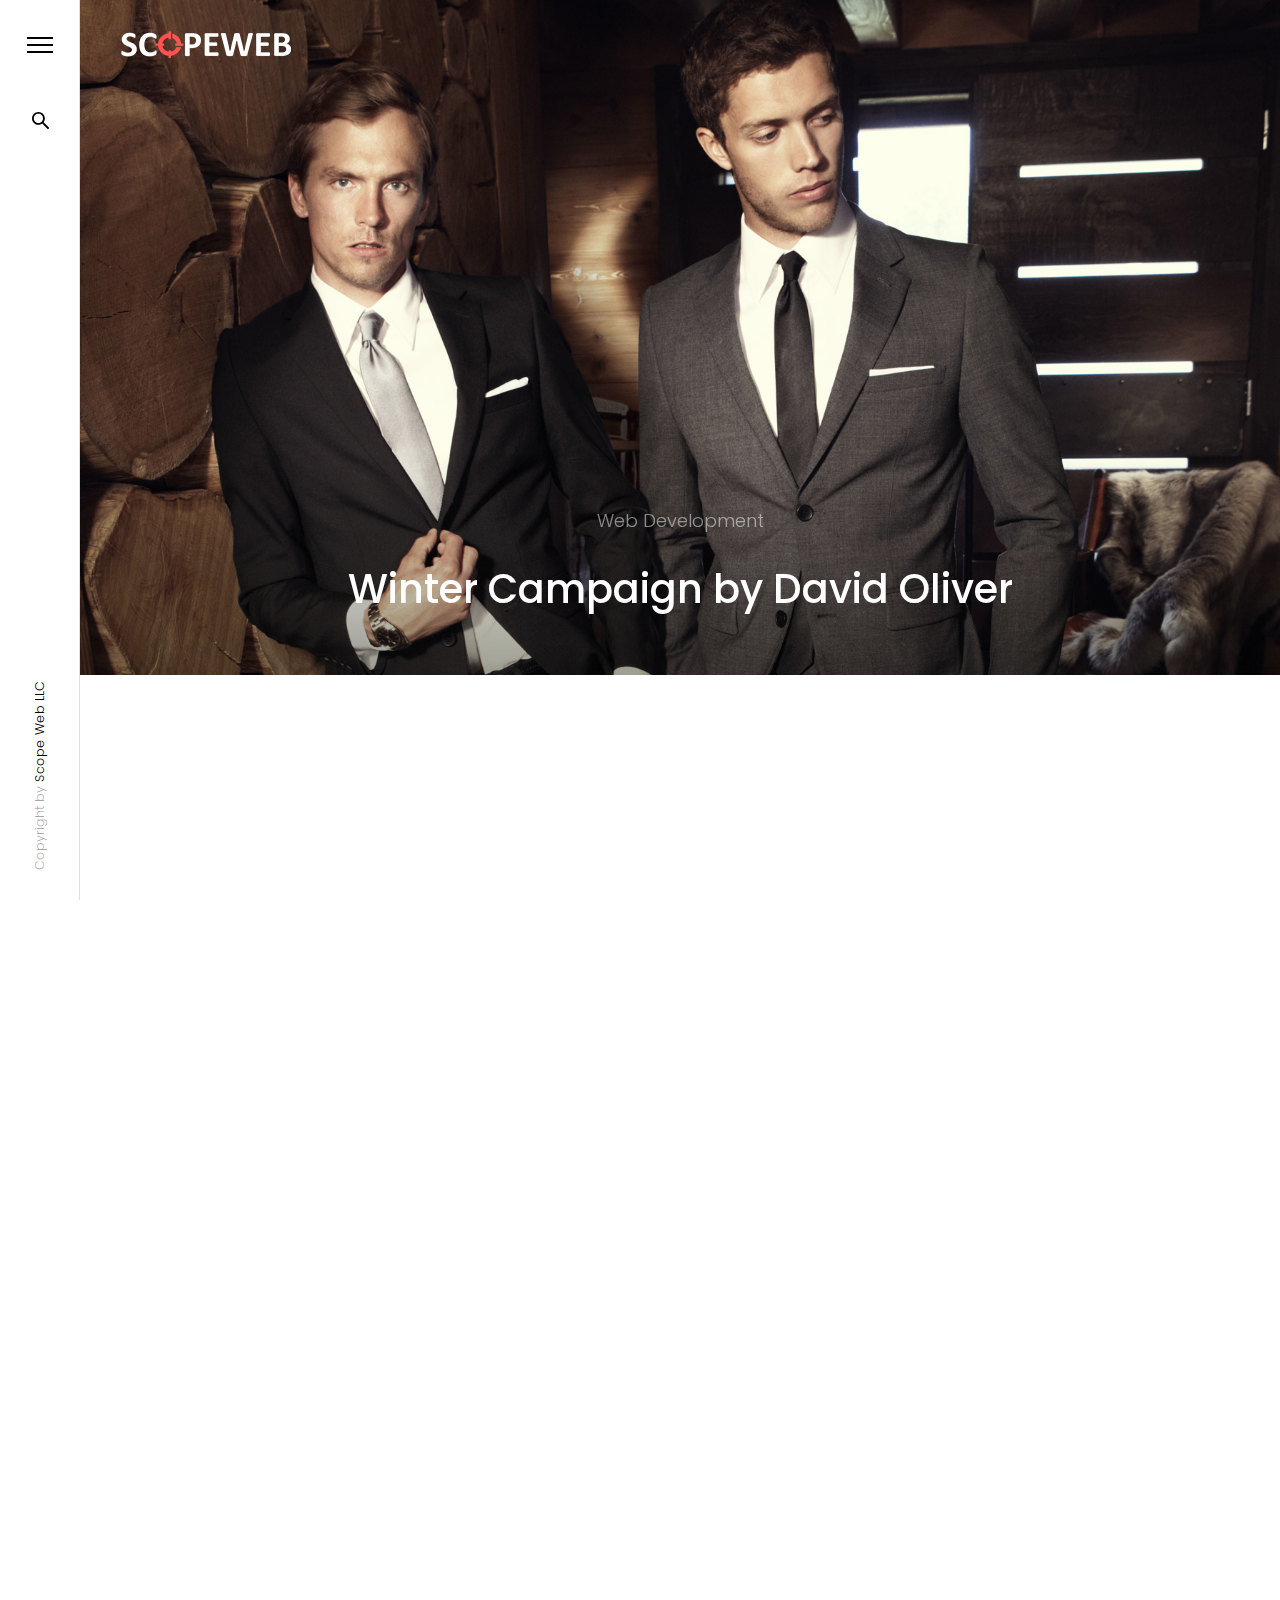
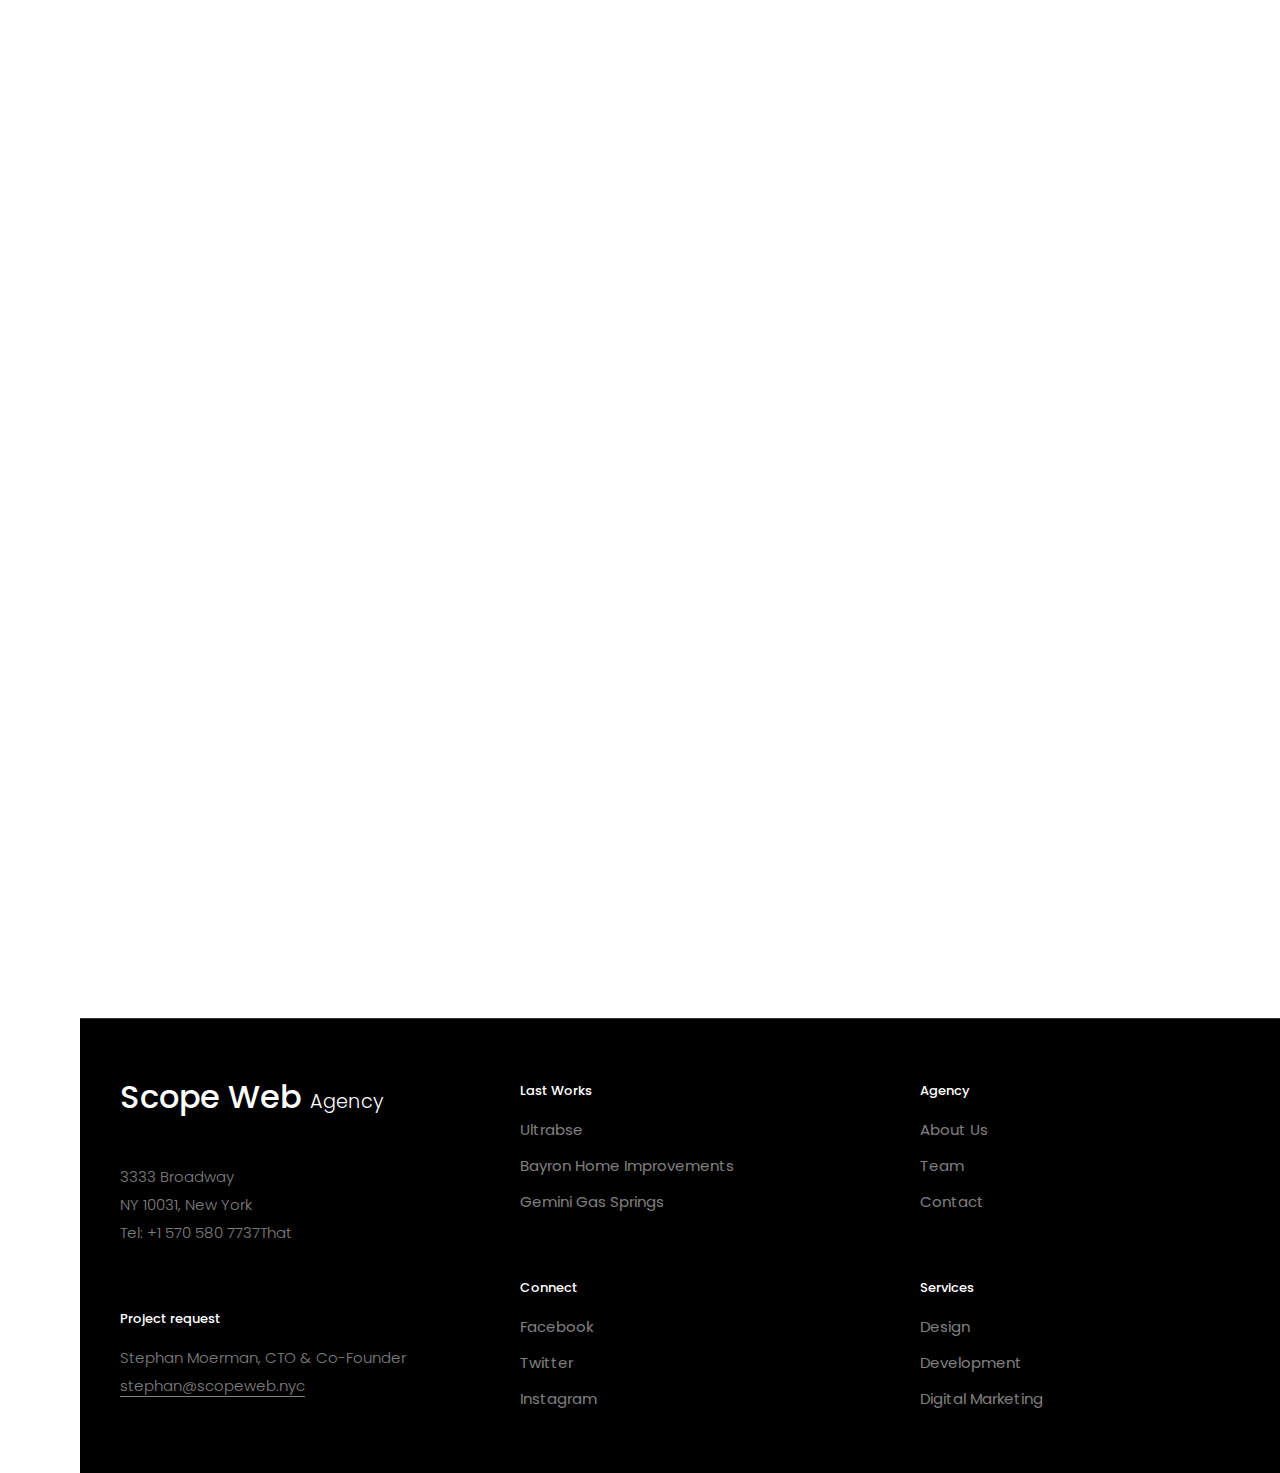
<file: blog.html>
<!DOCTYPE html>
<html class="no-js" lang="en-US">
<head>
	<meta charset="utf-8">
    <meta content="width=device-width, initial-scale=1.0, maximum-scale=1.0, user-scalable=0" name="viewport">
    <meta http-equiv="content-type" content="text/html; charset=UTF-8"/>
    <title>Blog | Web Design & Development Agency | Scope Web</title>

    <!-- Favicon Icon -->
	<link rel="icon" type="image/png" href="assets/favicon/favicon.ico">	
	<!-- Apple, Android Icons -->
	<link rel="apple-touch-icon" sizes="57x57" href="assets/favicon/apple-icon-57x57.png">
	<link rel="apple-touch-icon" sizes="60x60" href="assets/favicon/apple-icon-60x60.png">
	<link rel="apple-touch-icon" sizes="72x72" href="assets/favicon/apple-icon-72x72.png">
	<link rel="apple-touch-icon" sizes="76x76" href="assets/favicon/apple-icon-76x76.png">
	<link rel="apple-touch-icon" sizes="114x114" href="assets/favicon/apple-icon-114x114.png">
	<link rel="apple-touch-icon" sizes="120x120" href="assets/favicon/apple-icon-120x120.png">
	<link rel="apple-touch-icon" sizes="144x144" href="assets/favicon/apple-icon-144x144.png">
	<link rel="apple-touch-icon" sizes="152x152" href="assets/favicon/apple-icon-152x152.png">
	<link rel="apple-touch-icon" sizes="180x180" href="assets/favicon/apple-icon-180x180.png">
	<link rel="icon" type="image/png" sizes="192x192"  href="assets/favicon/android-icon-192x192.png">
	<link rel="icon" type="image/png" sizes="32x32" href="assets/favicon/favicon-32x32.png">
	<link rel="icon" type="image/png" sizes="96x96" href="assets/favicon/favicon-96x96.png">
	<link rel="icon" type="image/png" sizes="16x16" href="assets/favicon/favicon-16x16.png">
	<link rel="manifest" href="assets/favicon/manifest.json">
	<meta name="msapplication-TileColor" content="#ffffff">
	<meta name="msapplication-TileImage" content="assets/favicon/ms-icon-144x144.png">
	<meta name="theme-color" content="#ffffff">

    <!-- Stylesheets -->
	<link href="http://fonts.googleapis.com/css?family=Poppins:300,400,500" rel="stylesheet" type="text/css">
	<link href="assets/css/style.css" id="default-style-css" media="all" rel="stylesheet" type="text/css">
	<link href="assets/css/font-awesome.min.css" id="fontawesome-style-css" media="all" rel="stylesheet" type="text/css">
	<link href="assets/css/ionicons.css" id="ionic-icons-style-css" media="all" rel="stylesheet" type="text/css">
	<link href="assets/css/isotope.css" id="isotope-style-css" media="all" rel="stylesheet" type="text/css">
	<link href="assets/css/owl.carousel.css" id="lightcase-css" media="all" rel="stylesheet" type="text/css">
	<link href="assets/css/mqueries.css" id="responsive-css" media="all" rel="stylesheet" type="text/css">
</head>
<body>
	<div class="text-light show-logo" id="page-loader">
		<span class="loader-icon bullets-jump"><span></span><span></span><span></span></span>
	</div>
	<div id="page-content">
		<header class="header-left" id="header">
			<div class="header-inner clearfix">
				<div class="logo-left text-light" id="logo">
					<a href="index.html"><img alt="Logo Dark" id="dark-logo" src="assets/uploads/logo-scopeweb-dark.png" srcset="assets/uploads/logo-scopeweb-dark.png 1x, assets/uploads/logo-scopeweb-dark@2x.png 2x"> <img alt="Logo Light" id="light-logo" src="assets/uploads/logo-scopeweb-light.png" srcset="assets/uploads/logo-scopeweb-light.png 1x, assets/uploads/logo-scopeweb-light@2x.png 2x"></a>
				</div>
				<div class="clearfix" id="menu">
					<div class="menu-actions">
						<div class="menu-toggle">
							<span class="hamburger"></span>
						</div>
					</div>
					<div id="menu-inner">
						<nav id="main-nav">
							<ul>
								<li>
									<a href="index.html">Home</a>
								</li>
								<li>
									<a href="portfolio.html">Portfolio</a>
								</li>
								<li>
									<a href="about.html">About</a>
								</li>
								<li>
									<a href="blog.html">Blog</a>
								</li>
								<li>
									<a href="contact.html">Contact</a>
								</li>
							</ul>
						</nav>
					</div>
				</div>
				<div id="header-actions">
					<div class="header-search">
						<a class="search-open action-search open-action" data-action="search-overlay" href="#"><svg class="search" viewbox="0 0 43.9 43.9" xmlns="http://www.w3.org/2000/svg">
						<path d="M43.1,39.6L29.9,26.4c2-2.7,3.2-6.1,3.2-9.8C33.2,7.4,25.7,0,16.6,0S0,7.4,0,16.6c0,9.2,7.4,16.6,16.6,16.6 c3.7,0,7.1-1.2,9.8-3.2l13.2,13.2c1,1,2.6,1,3.5,0C44.1,42.2,44.1,40.6,43.1,39.6z M4.7,16.6C4.7,10,10,4.7,16.6,4.7 S28.5,10,28.5,16.6c0,6.6-5.3,11.9-11.9,11.9S4.7,23.1,4.7,16.6z"></path></svg></a>
					</div>
					<div class="header-totop">
						<a class="totop" href="#"><svg class="arrow arrow-top" viewbox="0 0 60 35.35" xmlns="http://www.w3.org/2000/svg">
						<path d="M0,16.88a3,3,0,0,0,.16.94,1.51,1.51,0,0,0,.63.78l15,15a2.14,2.14,0,0,0,3.52.08,2.14,2.14,0,0,0-.08-3.52L8.59,19.38H57.5a2.5,2.5,0,1,0,0-5H8.59L19.22,3.59A2.14,2.14,0,0,0,19.3.08a2.14,2.14,0,0,0-3.52.08l-15,15a1.51,1.51,0,0,0-.62.78A3,3,0,0,0,0,16.88Z"></path></svg></a>
					</div>
				</div>
				<div id="header-actions-overlay">
					<a class="action-close header-close" href=""></a>
					<div class="action-overlay search-overlay">
						<form action="" class="searchform" id="header-searchform" method="get" name="header-searchform" role="search">
							<input id="s" name="s" placeholder="Enter your search" type="text" value=""><input id="searchsubmit" type="submit" value="Search">
						</form>
						<h6 class="widget-title">Press Enter to start</h6>
					</div>
				</div>
				<div class="custom" id="header-widget">
					<div class="copyright">
						Copyright by <a href="https://www.scopeweb.nyc">Scope Web LLC</a>
					</div>
				</div>
			</div><span class="pseudo-close header-close"></span>
        </header>
        
        <!-- HERO & BODY -->
	<div id="hero-and-body">
		
		<!-- HERO  -->
		<section id="hero" class="hero-big">
   			<div class="owl-slider hero-slider nav-light" data-autoplay="true" data-loop="true" data-dots="false">
				<div class="slider-item text-light">
					<div class="bg-img" style="background-image:url(assets/uploads/blog-hero-full-3.jpg);"></div>
					<a href="blog-post.html" class="sr-button style-3 button-small read-more">Read More</a>
					<div class="owl-slider-caption bottom">
						<h5 class="title-alt">Web Development</h5>
						<div class="spacer-mini"></div>
						<h2><strong>Winter Campaign by David Oliver</strong></h2>
					</div>
				</div>

				<div class="slider-item text-light">
					<div class="bg-img" style="background-image:url(assets/uploads/blog-hero-full-2.jpg);"></div>
					<a href="blog-post.html" class="sr-button style-3 button-small read-more">Read More</a>
					<div class="owl-slider-caption bottom">
						<h5 class="title-alt">Design</h5>
						<div class="spacer-mini"></div>
						<h2><strong>Start your day with a new recipe</strong></h2>
					</div>
				</div>

				<div class="slider-item text-light">
					<div class="bg-img" style="background-image:url(assets/uploads/blog-hero-full-1.jpg);"></div>
					<a href="blog-post.html" class="sr-button style-3 button-small read-more">Read More</a>
					<div class="owl-slider-caption bottom">
						<h5 class="title-alt">Concepting</h5>
						<div class="spacer-mini"></div>
						<h2><strong>Intervie with Jhon Malcomich</strong></h2>
					</div>
				</div>
			</div> <!-- END .owl-slider -->
    	</section>
		<!-- HERO -->

		<!-- PAGEBODY -->
		<section id="page-body">
			
			<div class="spacer-medium"></div>
			
			<div id="blog-grid" class="isotope-grid style-column-3 isotope-spaced-big">

				<div class="blog-item isotope-item">
					<div class="blog-item-inner item-inner do-anim">
						<div class="blog-media">
							<a href="blog-post.html" class="thumb-hover scale">
								<img src="assets/uploads/blog-thumb-masonry-4.jpg" alt="SEO" />
							</a>
						</div>

						<div class="blog-info">
							<div class="post-meta clearfix">
								<span class="post-date">May 8, 2018</span>
								<span class="post-cat"><a href="#">Web Development</a></span>
							</div>
							<h3 class="post-name"><a href="blog-post.html">The Modern Man</a></h3>
							<p>A wonderful serenity has taken possession of my entire soul, like these sweet mornings of spring which I enjoy with my whole heart. I am alone ...</p>
						</div>
					</div>
				</div>

				<div class="blog-item isotope-item">
					<div class="blog-item-inner item-inner do-anim">
						<div class="blog-media">
							<a href="blog-post.html" class="thumb-hover scale">
								<img src="assets/uploads/blog-thumb-equal-1.jpg" alt="SEO" />
							</a>
						</div>

						<div class="blog-info">
							<div class="post-meta clearfix">
								<span class="post-date">May 6, 2018</span>
								<span class="post-cat"><a href="#">Design</a></span>
							</div>
							<h3 class="post-name"><a href="blog-post.html">What should I eat for Breakfast</a></h3>
							<p>One morning, when Gregor Samsa woke from troubled dreams, he found himself transformed in his ...</p>
						</div>
					</div>
				</div>

				<div class="blog-item isotope-item">
					<div class="blog-item-inner item-inner do-anim">
						<div class="blog-media">
							<a href="blog-post.html" class="thumb-hover scale">
								<img src="assets/uploads/blog-thumb-masonry-6.jpg" alt="SEO" />
							</a>
						</div>

						<div class="blog-info">
							<div class="post-meta clearfix">
								<span class="post-date">May 1, 2018</span>
								<span class="post-cat"><a href="#">Web Development</a></span>
							</div>
							<h3 class="post-name"><a href="blog-post.html">Paris Web Development Week 2018</a></h3>
							<p>It showed a lady fitted out with a fur hat and fur boa who sat upright, raising a heavy fur muff that ...</p>
						</div>
					</div>
				</div>

				<div class="blog-item isotope-item">
					<div class="blog-item-inner item-inner do-anim">
						<div class="blog-media">
							<a href="blog-post.html" class="thumb-hover scale">
								<img src="assets/uploads/blog-thumb-masonry-5.jpg" alt="SEO" />
							</a>
						</div>

						<div class="blog-info">
							<div class="post-meta clearfix">
								<span class="post-date">May 1, 2018</span>
								<span class="post-cat"><a href="#">Web Development</a></span>
							</div>
							<h3 class="post-name"><a href="blog-single-split1.html">Product Development Collection by Thomas Day</a></h3>
							<p>And that’s already freaky enough. Now, Eventide the folks you know probably for their classic ...</p>
						</div>
					</div>
				</div>

				<div class="blog-item isotope-item">
					<div class="blog-item-inner item-inner do-anim">
						<div class="blog-media">
							<a href="blog-post.html" class="thumb-hover scale">
								<img src="assets/uploads/blog-thumb-masonry-7.jpg" alt="SEO" />
							</a>
						</div>

						<div class="blog-info">
							<div class="post-meta clearfix">
								<span class="post-date">April 27, 2018</span>
								<span class="post-cat"><a href="#">Concepting</a></span>
							</div>
							<h3 class="post-name"><a href="blog-post.html">Fachwerkhaus</a></h3>
							<p>A collection of textile samples lay spread out on the table - Samsa was a Conceptingling salesman - and above it there hung ...</p>
						</div>
					</div>
				</div>

				<div class="blog-item isotope-item">
					<div class="blog-item-inner item-inner do-anim">
						<div class="blog-media">
							<a href="blog-post.html" class="thumb-hover scale">
								<img src="assets/uploads/blog-thumb-masonry-8.jpg" alt="SEO" />
							</a>
						</div>

						<div class="blog-info">
							<div class="post-meta clearfix">
								<span class="post-date">April 26, 2018</span>
								<span class="post-cat"><a href="#">Product Development</a></span>
							</div>
							<h3 class="post-name"><a href="blog-post.html">Blue Waves Ocean Crash</a></h3>
							<p>The bedding was hardly able to cover it and seemed ready to slide off any moment.</p>
						</div>
					</div>
				</div>
				
				<div class="blog-item isotope-item">
					<div class="blog-item-inner item-inner do-anim">
						<div class="blog-media">
							<a href="blog-post.html" class="thumb-hover scale">
								<img src="assets/uploads/blog-thumb-equal-3.jpg" alt="SEO" />
							</a>
						</div>

						<div class="blog-info">
							<div class="post-meta clearfix">
								<span class="post-date">April 21, 2018</span>
								<span class="post-cat"><a href="#">Technology</a></span>
							</div>
							<h3 class="post-name"><a href="blog-post.html">What is responsive Web Design</a></h3>
							<p>It showed a lady fitted out with a fur hat and fur boa who sat upright, raising a heavy fur muff that ...</p>
						</div>
					</div>
				</div>
				
				<div class="blog-item isotope-item">
					<div class="blog-item-inner item-inner do-anim">
						<div class="blog-media">
							<a href="blog-post.html" class="thumb-hover scale">
								<img src="assets/uploads/blog-thumb-masonry-11.jpg" alt="SEO" />
							</a>
						</div>

						<div class="blog-info">
							<div class="post-meta clearfix">
								<span class="post-date">April 16, 2018</span>
								<span class="post-cat"><a href="#">Web Development</a></span>
							</div>
							<h3 class="post-name"><a href="blog-post.html">The new Store by Geeks</a></h3>
							<p>A wonderful serenity has taken possession of my entire soul, like these sweet mornings of spring which I enjoy with my whole heart. I am alone ...</p>
						</div>
					</div>
				</div>

			</div> <!-- END grid -->
			
			<div class="spacer-medium"></div>

		</section>
		<!-- PAGEBODY -->
    
	</div>
    <!-- HERO & BODY -->

    <footer class="text-light" id="footer">
			<div class="footer-inner wrapper">
				<div class="column-section spaced-big clearfix">
					<div class="column one-third">
						<div class="widget">
							<h3><strong>Scope Web</strong> <small>Agency</small></h3>
							<div class="spacer-small"></div>
							<p>3333 Broadway<br>
							NY 10031, New York<br>
							Tel: +1 570 580 7737That</p>
						</div>
						<div class="widget">
							<h5 class="widget-title title-alt"><strong>Project request</strong></h5>
							<p>Stephan Moerman, CTO &amp; Co-Founder<br>
							<a href="mailto:stephan@scopeweb.nyc?Subject=Project Request">stephan@scopeweb.nyc</a></p>
						</div>
					</div>
					<div class="column one-third">
						<div class="widget">
							<h5 class="widget-title title-alt"><strong>Last Works</strong></h5>
							<ul class="menu">
								<li>
									<a href="portfolio-single-casestudy.html">Ultrabse</a>
								</li>
								<li>
									<a href="portfolio-single-casestudy.html">Bayron Home Improvements</a>
								</li>
								<li>
									<a href="portfolio-single-casestudy.html">Gemini Gas Springs</a>
								</li>
							</ul>
						</div>
						<div class="widget">
							<h5 class="widget-title title-alt"><strong>Connect</strong></h5>
							<ul class="menu">
								<li>
									<a href="#">Facebook</a>
								</li>
								<li>
									<a href="#">Twitter</a>
								</li>
								<li>
									<a href="#">Instagram</a>
								</li>
							</ul>
						</div>
					</div>
					<div class="column one-third last-col">
						<div class="widget">
							<h5 class="widget-title title-alt"><strong>Agency</strong></h5>
							<ul class="menu">
								<li>
									<a href="#">About Us</a>
								</li>
								<li>
									<a href="#">Team</a>
								</li>
								<li>
									<a href="#">Contact</a>
								</li>
							</ul>
						</div>
						<div class="widget">
							<h5 class="widget-title title-alt"><strong>Services</strong></h5>
							<ul class="menu">
								<li>
									<a href="#">Design</a>
								</li>
								<li>
									<a href="#">Development</a>
								</li>
								<li>
									<a href="#">Digital Marketing</a>
								</li>
							</ul>
						</div>
					</div>
				</div>
			</div>
		</footer>
	</div>
    <script src="http://code.jquery.com/jquery-1.12.4.js" integrity="sha256-Qw82+bXyGq6MydymqBxNPYTaUXXq7c8v3CwiYwLLNXU=" crossorigin="anonymous">
    </script>
	<script src="assets/js/plugins.js" type="text/javascript">
	</script>
	<script src="assets/js/jquery.imagesloaded.min.js" type="text/javascript">
	</script>
	<script src="assets/js/jquery.isotope.min.js" type="text/javascript">
	</script>
	<script src="assets/js/jquery.owl.carousel.min.js" type="text/javascript">
	</script>
	<script src="assets/js/jquery.sticky-kit.min.js" type="text/javascript">
	</script>
	<script src="assets/js/script.js" type="text/javascript">
	</script>
</body>
</html>
</file>
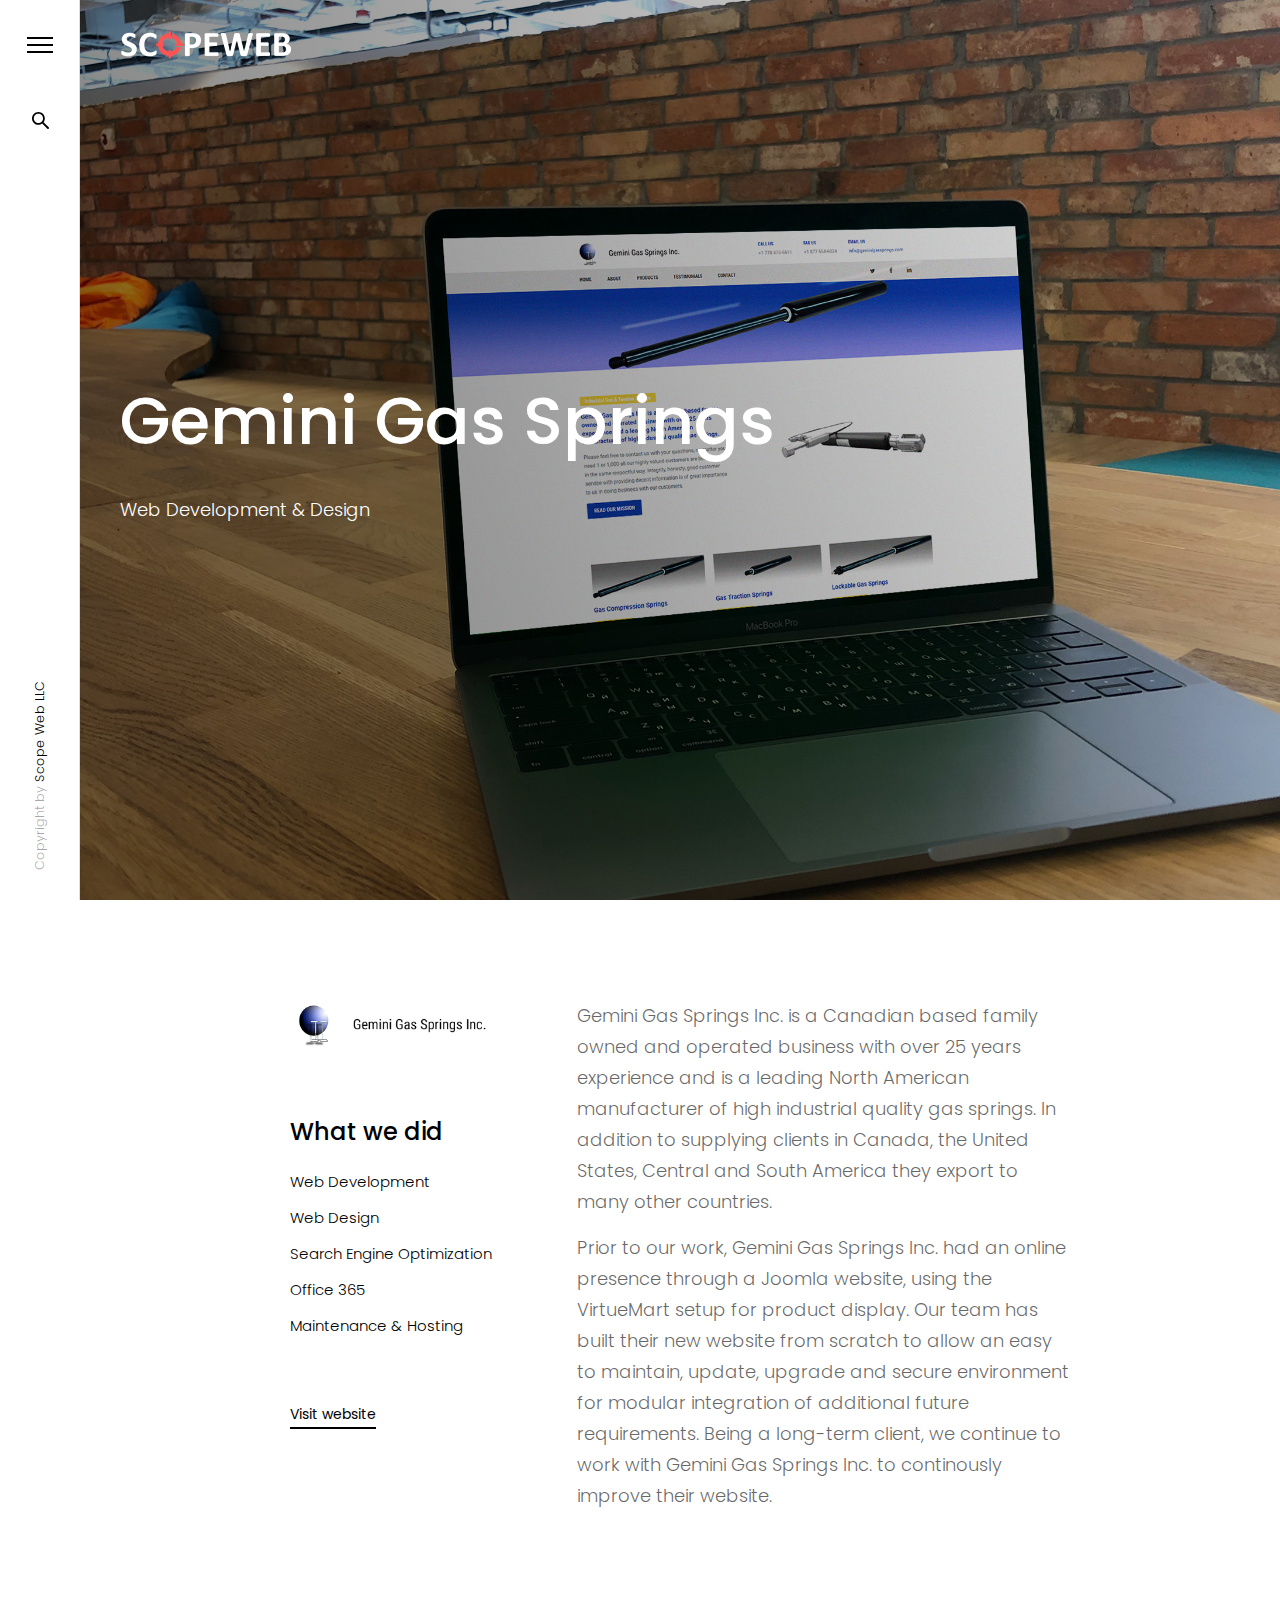
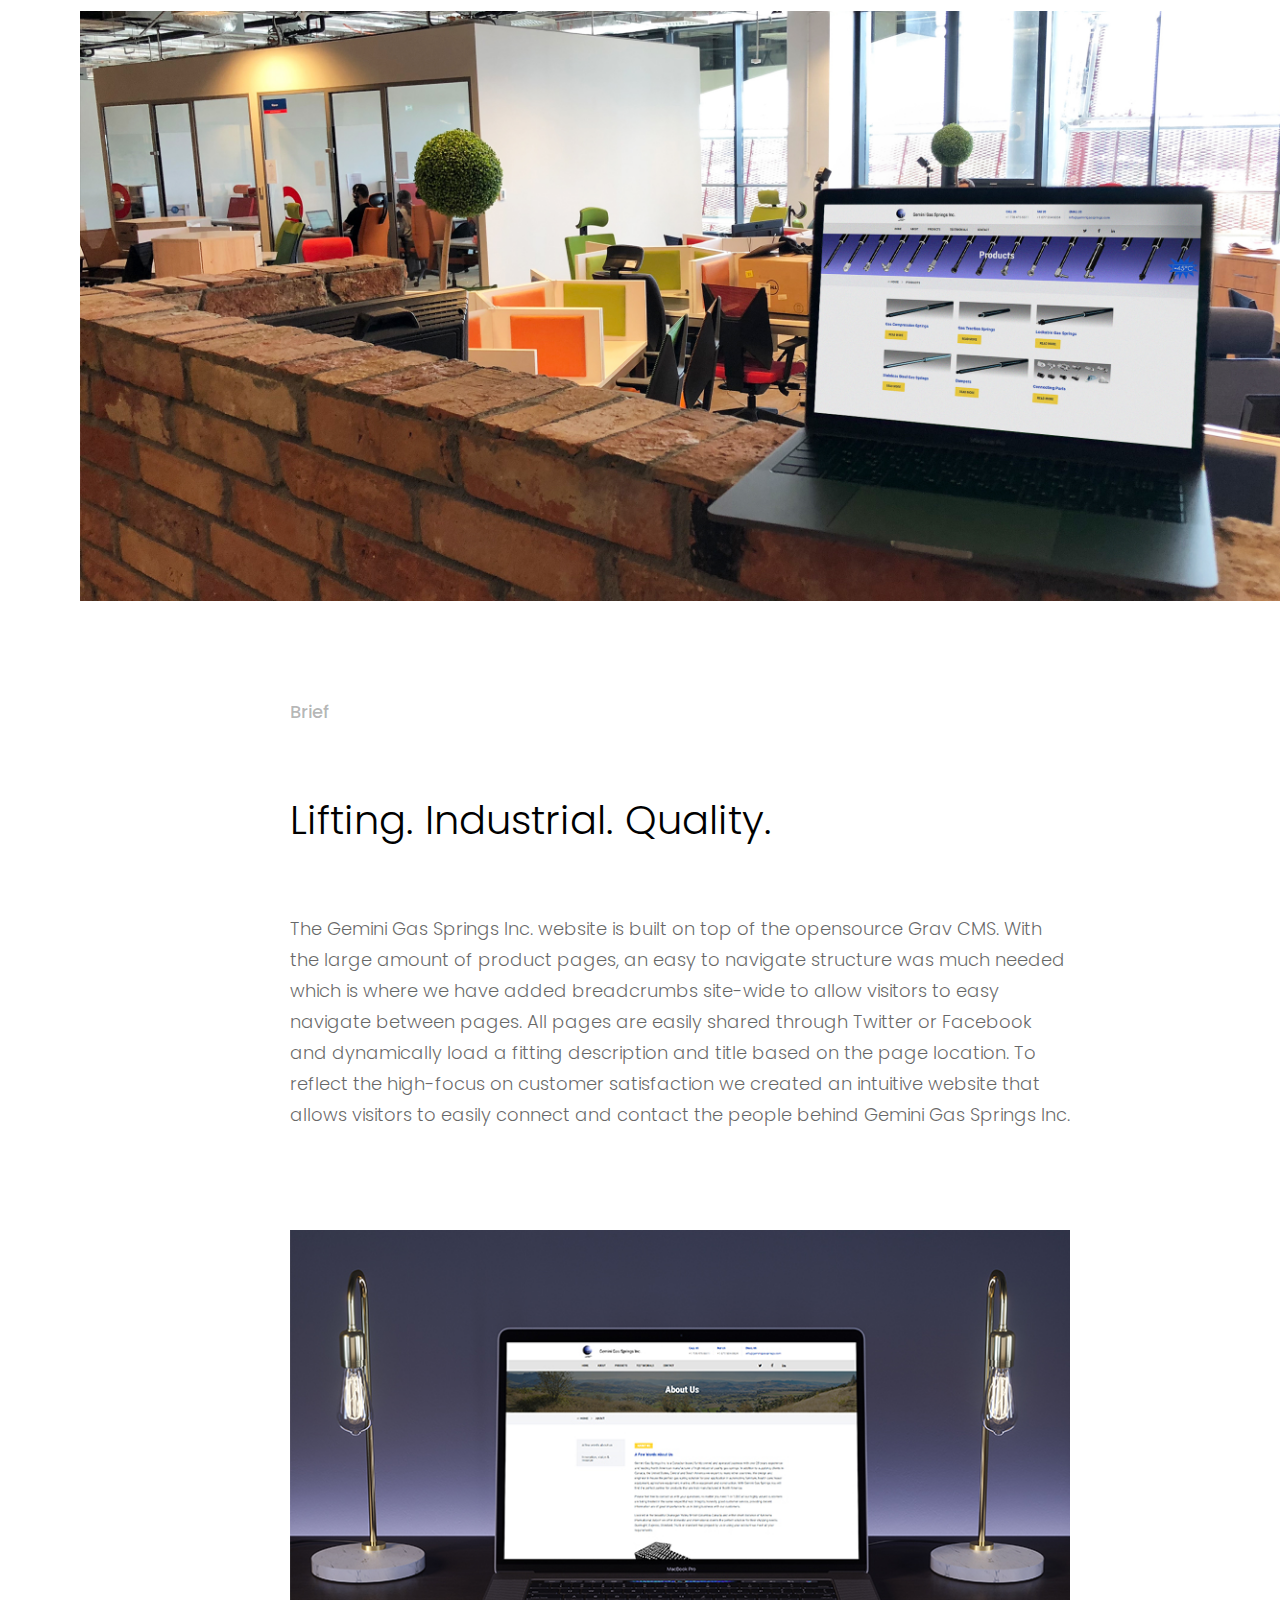
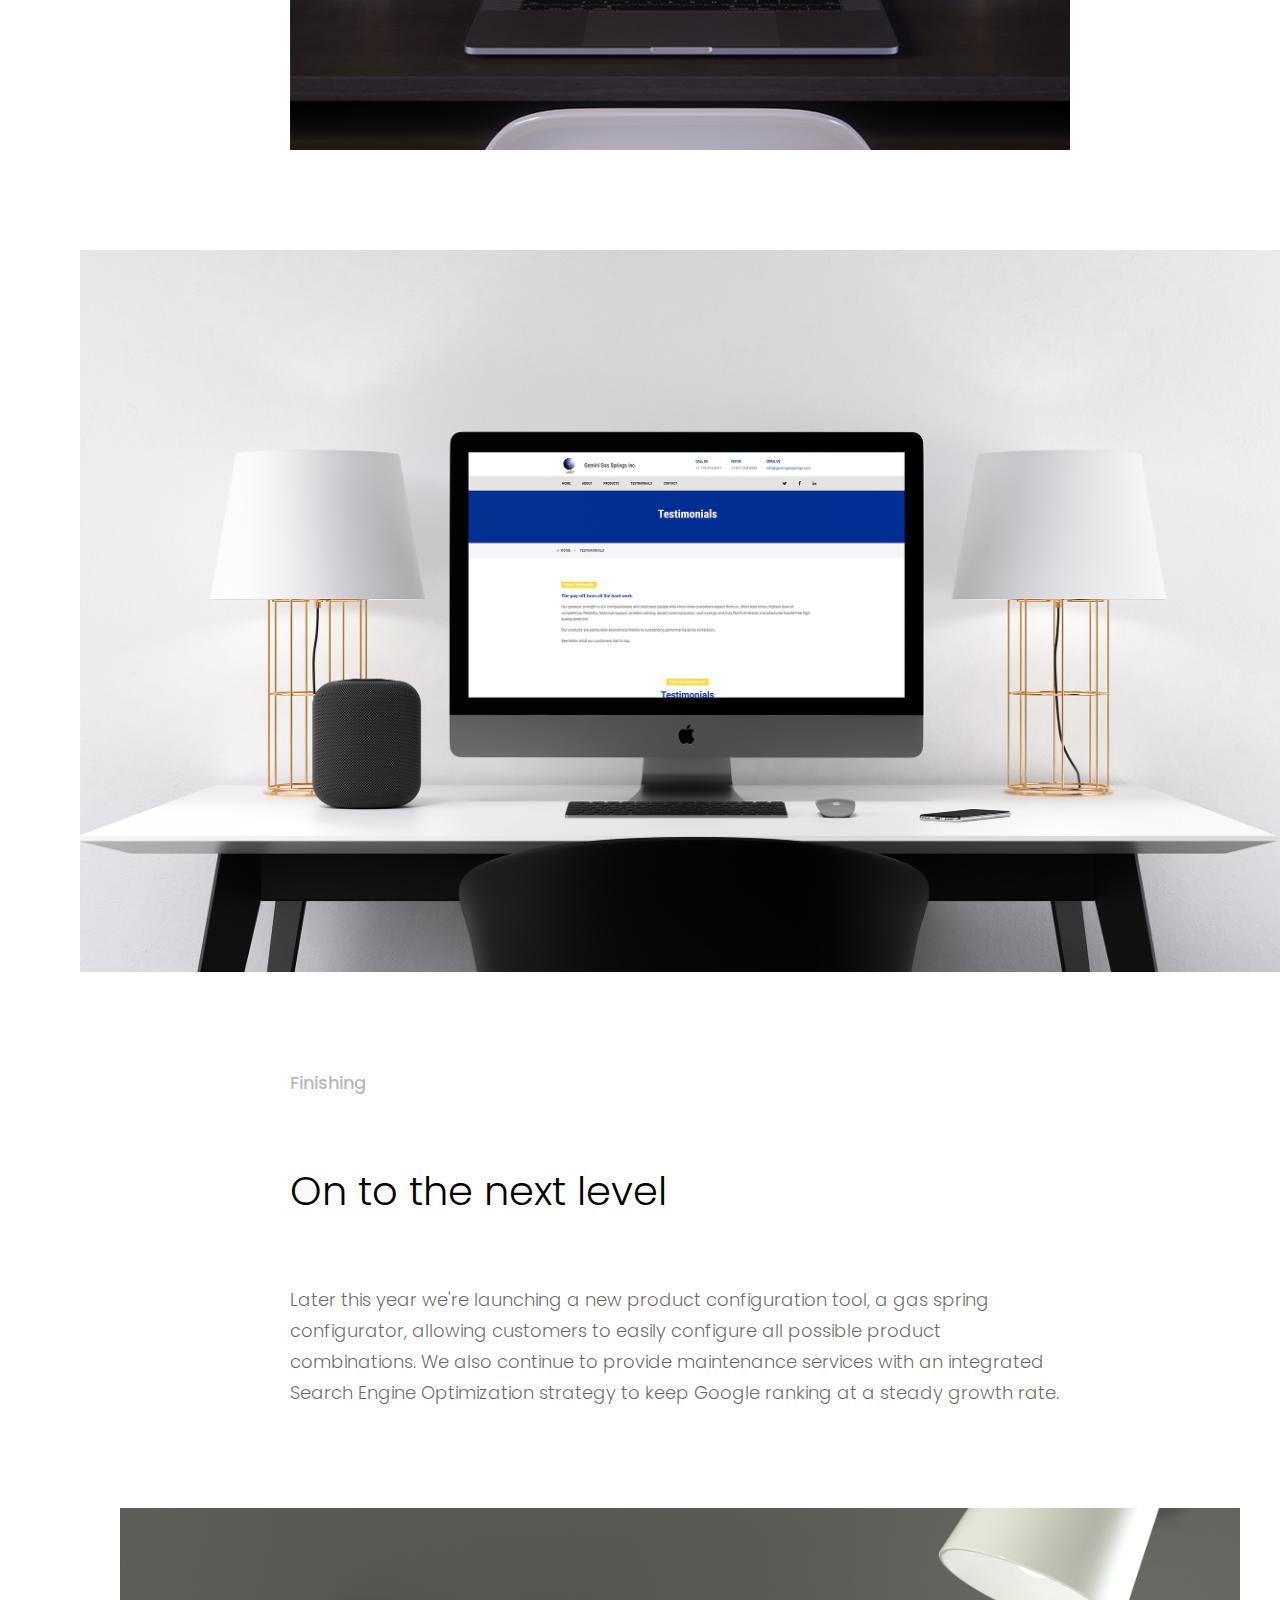
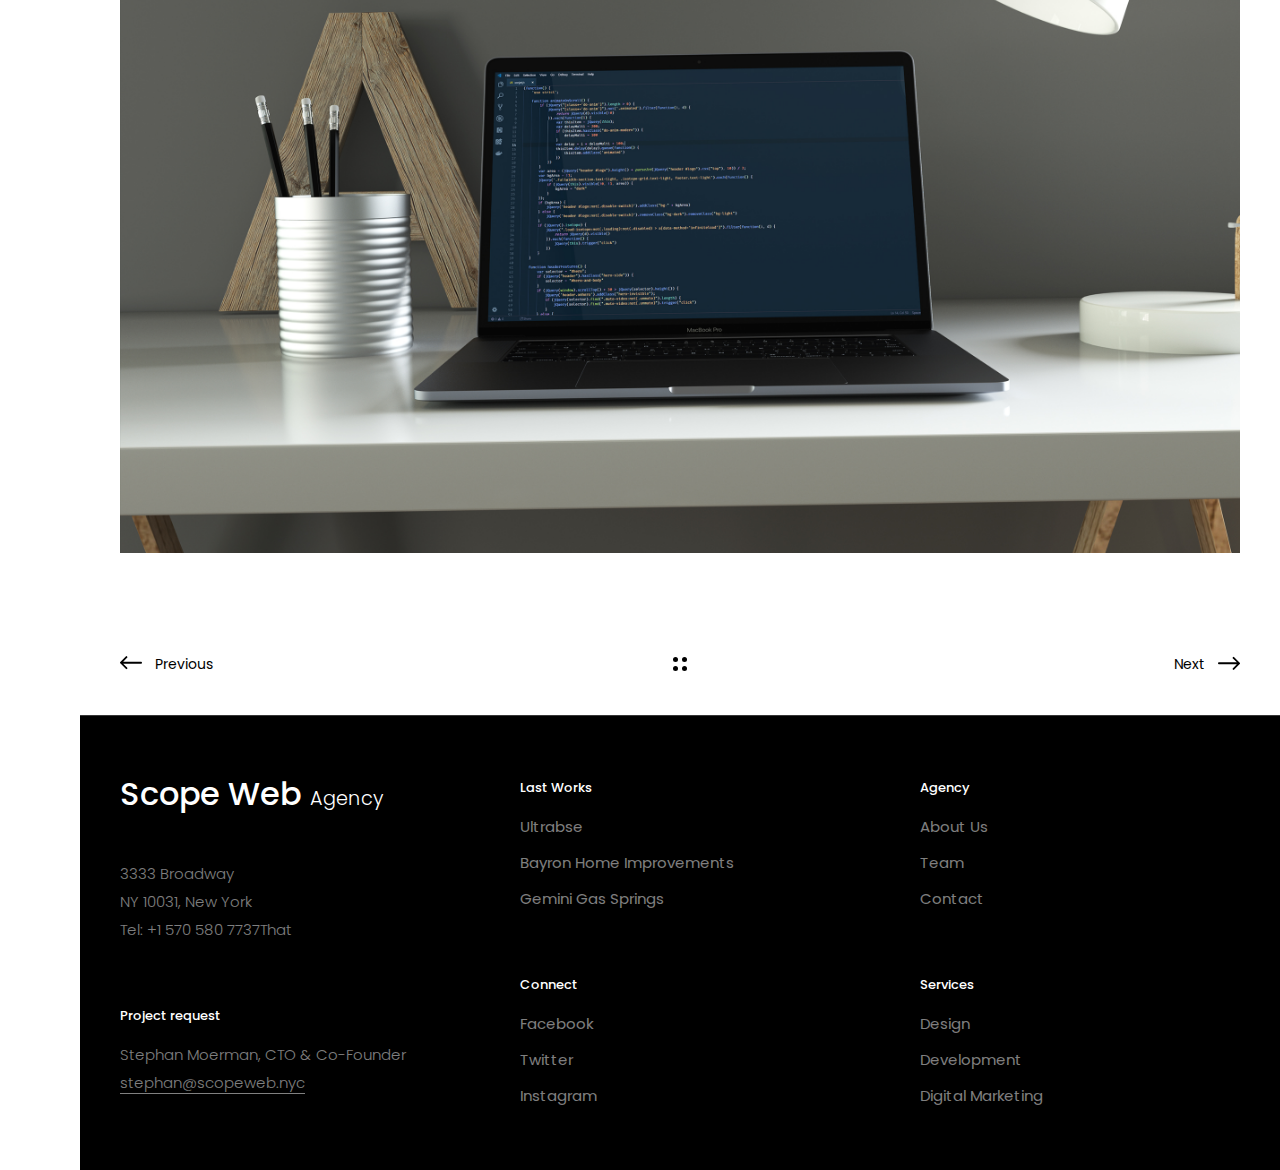
<file: gemini-case-study.html>
<!DOCTYPE html>
<html class="no-js" lang="en-US">
<head>
	<meta charset="utf-8">
    <meta content="width=device-width, initial-scale=1.0, maximum-scale=1.0, user-scalable=0" name="viewport">
    <meta http-equiv="content-type" content="text/html; charset=UTF-8"/>
    <title>Gemini Gas Springs | Development Case Study | Scope Web</title>

    <!-- Favicon Icon -->
	<link rel="icon" type="image/png" href="assets/favicon/favicon.ico">	
	<!-- Apple, Android Icons -->
	<link rel="apple-touch-icon" sizes="57x57" href="assets/favicon/apple-icon-57x57.png">
	<link rel="apple-touch-icon" sizes="60x60" href="assets/favicon/apple-icon-60x60.png">
	<link rel="apple-touch-icon" sizes="72x72" href="assets/favicon/apple-icon-72x72.png">
	<link rel="apple-touch-icon" sizes="76x76" href="assets/favicon/apple-icon-76x76.png">
	<link rel="apple-touch-icon" sizes="114x114" href="assets/favicon/apple-icon-114x114.png">
	<link rel="apple-touch-icon" sizes="120x120" href="assets/favicon/apple-icon-120x120.png">
	<link rel="apple-touch-icon" sizes="144x144" href="assets/favicon/apple-icon-144x144.png">
	<link rel="apple-touch-icon" sizes="152x152" href="assets/favicon/apple-icon-152x152.png">
	<link rel="apple-touch-icon" sizes="180x180" href="assets/favicon/apple-icon-180x180.png">
	<link rel="icon" type="image/png" sizes="192x192"  href="assets/favicon/android-icon-192x192.png">
	<link rel="icon" type="image/png" sizes="32x32" href="assets/favicon/favicon-32x32.png">
	<link rel="icon" type="image/png" sizes="96x96" href="assets/favicon/favicon-96x96.png">
	<link rel="icon" type="image/png" sizes="16x16" href="assets/favicon/favicon-16x16.png">
	<link rel="manifest" href="assets/favicon/manifest.json">
	<meta name="msapplication-TileColor" content="#ffffff">
	<meta name="msapplication-TileImage" content="assets/favicon/ms-icon-144x144.png">
	<meta name="theme-color" content="#ffffff">

    <!-- Stylesheets -->
	<link href="http://fonts.googleapis.com/css?family=Poppins:300,400,500" rel="stylesheet" type="text/css">
	<link href="assets/css/style.css" id="default-style-css" media="all" rel="stylesheet" type="text/css">
	<link href="assets/css/font-awesome.min.css" id="fontawesome-style-css" media="all" rel="stylesheet" type="text/css">
	<link href="assets/css/ionicons.css" id="ionic-icons-style-css" media="all" rel="stylesheet" type="text/css">
	<link href="assets/css/mqueries.css" id="responsive-css" media="all" rel="stylesheet" type="text/css">
</head>
<body>
	<div class="text-light show-logo" id="page-loader">
		<span class="loader-icon bullets-jump"><span></span><span></span><span></span></span>
	</div>
	<div id="page-content">
		<header class="header-left" id="header">
			<div class="header-inner clearfix">
				<div class="logo-left text-light" id="logo">
					<a href="index.html"><img alt="Logo Dark" id="dark-logo" src="assets/uploads/logo-scopeweb-dark.png" srcset="assets/uploads/logo-scopeweb-dark.png 1x, assets/uploads/logo-scopeweb-dark@2x.png 2x"> <img alt="Logo Light" id="light-logo" src="assets/uploads/logo-scopeweb-light.png" srcset="assets/uploads/logo-scopeweb-light.png 1x, assets/uploads/logo-scopeweb-light@2x.png 2x"></a>
				</div>
				<div class="clearfix" id="menu">
					<div class="menu-actions">
						<div class="menu-toggle">
							<span class="hamburger"></span>
						</div>
					</div>
					<div id="menu-inner">
						<nav id="main-nav">
							<ul>
								<li>
									<a href="index.html">Home</a>
								</li>
								<li>
									<a href="portfolio.html">Portfolio</a>
								</li>
								<li>
									<a href="about.html">About</a>
								</li>
								<li>
									<a href="blog.html">Blog</a>
								</li>
								<li>
									<a href="contact.html">Contact</a>
								</li>
							</ul>
						</nav>
					</div>
				</div>
				<div id="header-actions">
					<div class="header-search">
						<a class="search-open action-search open-action" data-action="search-overlay" href="#"><svg class="search" viewbox="0 0 43.9 43.9" xmlns="http://www.w3.org/2000/svg">
						<path d="M43.1,39.6L29.9,26.4c2-2.7,3.2-6.1,3.2-9.8C33.2,7.4,25.7,0,16.6,0S0,7.4,0,16.6c0,9.2,7.4,16.6,16.6,16.6 c3.7,0,7.1-1.2,9.8-3.2l13.2,13.2c1,1,2.6,1,3.5,0C44.1,42.2,44.1,40.6,43.1,39.6z M4.7,16.6C4.7,10,10,4.7,16.6,4.7 S28.5,10,28.5,16.6c0,6.6-5.3,11.9-11.9,11.9S4.7,23.1,4.7,16.6z"></path></svg></a>
					</div>
					<div class="header-totop">
						<a class="totop" href="#"><svg class="arrow arrow-top" viewbox="0 0 60 35.35" xmlns="http://www.w3.org/2000/svg">
						<path d="M0,16.88a3,3,0,0,0,.16.94,1.51,1.51,0,0,0,.63.78l15,15a2.14,2.14,0,0,0,3.52.08,2.14,2.14,0,0,0-.08-3.52L8.59,19.38H57.5a2.5,2.5,0,1,0,0-5H8.59L19.22,3.59A2.14,2.14,0,0,0,19.3.08a2.14,2.14,0,0,0-3.52.08l-15,15a1.51,1.51,0,0,0-.62.78A3,3,0,0,0,0,16.88Z"></path></svg></a>
					</div>
				</div>
				<div id="header-actions-overlay">
					<a class="action-close header-close" href=""></a>
					<div class="action-overlay search-overlay">
						<form action="" class="searchform" id="header-searchform" method="get" name="header-searchform" role="search">
							<input id="s" name="s" placeholder="Enter your search" type="text" value=""><input id="searchsubmit" type="submit" value="Search">
						</form>
						<h6 class="widget-title">Press Enter to start</h6>
					</div>
				</div>
				<div class="custom" id="header-widget">
					<div class="copyright">
						Copyright by <a href="https://www.scopeweb.nyc">Scope Web LLC</a>
					</div>
				</div>
			</div><span class="pseudo-close header-close"></span>
        </header>
        
        <!-- HERO & BODY -->
        <div id="hero-and-body">
    
            <!-- HERO  -->
            <section id="hero" class="hero-full text-light parallax-section" data-parallax-image="assets/uploads/gemini-casestudy-hero.jpg">
            
                <div id="page-title" class="wrapper-big">
                    <h1><strong>Gemini Gas Springs</strong></h1>
                    <div class="spacer-mini"></div>
                    <h5>Web Development &amp; Design</h5>
                </div>
        
            </section>
            <!-- HERO -->

            <!-- PAGEBODY -->
            <section id="page-body">
            
                <div class="spacer-big"></div>
                
                <div class="wrapper-small">
                    <div class="column-section spaced-big clearfix">
                        <div class="column one-third">
                            <img src="assets/uploads/gemini-logo.png" srcset="assets/uploads/gemini-logo.png 1x, assets/uploads/gemini-logo@2x.png 2x" alt="Gemini Gas Springs Inc. logo">
                            <div class="spacer-medium"></div>
                            <h4><strong>What we did</strong></h4>
                            <ul class="nolist">
                                <li>Web Development</li>
                                <li>Web Design</li>
                                <li>Search Engine Optimization</li>
                                <li>Office 365</li>
                                <li>Maintenance &amp; Hosting</li>
                            </ul>
                            <div class="spacer-medium"></div>
                            <p><a href="https://www.geminigassprings.com" target="_blank" class="sr-button style-3 button-small">Visit website</a></p>
                        </div>
                        <div class="column two-third last-col">
                            <p class="h5">Gemini Gas Springs Inc. is a Canadian based family owned and operated business with over 25 years experience and is a leading North American manufacturer of high industrial quality gas springs. In addition to supplying clients in Canada, the United States, Central and South America they export to many other countries.</p>
                            <p class="h5">Prior to our work, Gemini Gas Springs Inc. had an online presence through a Joomla website, using the VirtueMart setup for product display. Our team has built their new website from scratch to allow an easy to maintain, update, upgrade and secure environment for modular integration of additional future requirements. Being a long-term client, we continue to work with Gemini Gas Springs Inc. to continously improve their website.</p>
                        </div>
                    </div> <!-- END .column-section -->
                </div><!-- END .wrapper -->
                
                <div class="spacer-big"></div>
                
                <img src="assets/uploads/gemini-gas-springs-shot-1.jpg" alt="Gemini Gas Springs product page" style="width: 100%;">
                
                <div class="spacer-big"></div>
                
                <div class="wrapper-small">
                    <h5 style="color: rgba(0,0,0,0.3);"><strong>Brief</strong></h5>
                    <div class="spacer-medium"></div>
                    <h2>Lifting. Industrial. Quality.</h2>
                    <div class="spacer-medium"></div>
                    <p class="h5">The Gemini Gas Springs Inc. website is built on top of the opensource Grav CMS. With the large amount of product pages, an easy to navigate structure was much needed which is where we have added breadcrumbs site-wide to allow visitors to easy navigate between pages. All pages are easily shared through Twitter or Facebook and dynamically load a fitting description and title based on the page location. To reflect the high-focus on customer satisfaction we created an intuitive website that allows visitors to easily connect and contact the people behind Gemini Gas Springs Inc.</p>
                    <div class="spacer-big"></div>
                    <div class="align-center">
                    <img src="assets/uploads/gemini-shot-small.jpg" alt="Gemini about page">
                    </div>
                </div> <!-- END .wrapper -->
                
				<div class="spacer-big"></div>
				
				<img class="text-dark" src="assets/uploads/gemini-testimonials.jpg" alt="Gemini Gas Springs Inc. testimonials page" style="width: 100%;">
                
                <div class="spacer-big"></div>
                
                <div class="wrapper-small">
                    <h5 style="color: rgba(0,0,0,0.3);"><strong>Finishing</strong></h5>
                    <div class="spacer-medium"></div>
                    <h2>On to the next level</h2>
                    <div class="spacer-medium"></div>
                    <p class="h5">Later this year we're launching a new product configuration tool, a gas spring configurator, allowing customers to easily configure all possible product combinations. We also continue to provide maintenance services with an integrated Search Engine Optimization strategy to keep Google ranking at a steady growth rate.</p>
                </div> <!-- END .wrapper -->
                
                <div class="spacer-big"></div>
                
                <div class="wrapper">
                    <div class="align-center">
                    <img src="assets/uploads/gemini-future.jpg" alt="Gemini Gas Springs Inc. future">
                    </div>
                    
                    <div class="spacer-big"></div>
                    
                    <div id="single-pagination" class="portfolio-pagination">
                        <ul class="pagination">
                            <li class="prev"><a href="portfolio.html"><span class="text">Previous</span>
                                <svg class="arrow arrow-left" xmlns="http://www.w3.org/2000/svg" viewBox="0 0 60 35.35"><title>back-arrow</title><path d="M0,16.88a3,3,0,0,0,.16.94,1.51,1.51,0,0,0,.63.78l15,15a2.14,2.14,0,0,0,3.52.08,2.14,2.14,0,0,0-.08-3.52L8.59,19.38H57.5a2.5,2.5,0,1,0,0-5H8.59L19.22,3.59A2.14,2.14,0,0,0,19.3.08a2.14,2.14,0,0,0-3.52.08l-15,15a1.51,1.51,0,0,0-.62.78A3,3,0,0,0,0,16.88Z"></path></svg>
                            </a></li>
                            <li class="back"><a href="portfolio.html"><span class="filter-icon"><span></span></span></a></li>
                            <li class="next "><a href="portfolio.html"><span class="text">Next</span>
                                <svg class="arrow arrow-right" xmlns="http://www.w3.org/2000/svg" viewBox="0 0 60 35.35"><title>back-arrow</title><path d="M0,16.88a3,3,0,0,0,.16.94,1.51,1.51,0,0,0,.63.78l15,15a2.14,2.14,0,0,0,3.52.08,2.14,2.14,0,0,0-.08-3.52L8.59,19.38H57.5a2.5,2.5,0,1,0,0-5H8.59L19.22,3.59A2.14,2.14,0,0,0,19.3.08a2.14,2.14,0,0,0-3.52.08l-15,15a1.51,1.51,0,0,0-.62.78A3,3,0,0,0,0,16.88Z"></path></svg>
                            </a></li>
                        </ul>
                    </div>
                </div> <!-- END .wrapper -->
                            
            </section>
            <!-- PAGEBODY -->
        
        </div>
        <!-- HERO & BODY -->
        <footer class="text-light" id="footer">
			<div class="footer-inner wrapper">
				<div class="column-section spaced-big clearfix">
					<div class="column one-third">
						<div class="widget">
							<h3><strong>Scope Web</strong> <small>Agency</small></h3>
							<div class="spacer-small"></div>
							<p>3333 Broadway<br>
							NY 10031, New York<br>
							Tel: +1 570 580 7737That</p>
						</div>
						<div class="widget">
							<h5 class="widget-title title-alt"><strong>Project request</strong></h5>
							<p>Stephan Moerman, CTO &amp; Co-Founder<br>
							<a href="mailto:stephan@scopeweb.nyc?Subject=Project Request">stephan@scopeweb.nyc</a></p>
						</div>
					</div>
					<div class="column one-third">
						<div class="widget">
							<h5 class="widget-title title-alt"><strong>Last Works</strong></h5>
							<ul class="menu">
								<li>
									<a href="portfolio-single-casestudy.html">Ultrabse</a>
								</li>
								<li>
									<a href="portfolio-single-casestudy.html">Bayron Home Improvements</a>
								</li>
								<li>
									<a href="portfolio-single-casestudy.html">Gemini Gas Springs</a>
								</li>
							</ul>
						</div>
						<div class="widget">
							<h5 class="widget-title title-alt"><strong>Connect</strong></h5>
							<ul class="menu">
								<li>
									<a href="#">Facebook</a>
								</li>
								<li>
									<a href="#">Twitter</a>
								</li>
								<li>
									<a href="#">Instagram</a>
								</li>
							</ul>
						</div>
					</div>
					<div class="column one-third last-col">
						<div class="widget">
							<h5 class="widget-title title-alt"><strong>Agency</strong></h5>
							<ul class="menu">
								<li>
									<a href="#">About Us</a>
								</li>
								<li>
									<a href="#">Team</a>
								</li>
								<li>
									<a href="#">Contact</a>
								</li>
							</ul>
						</div>
						<div class="widget">
							<h5 class="widget-title title-alt"><strong>Services</strong></h5>
							<ul class="menu">
								<li>
									<a href="#">Design</a>
								</li>
								<li>
									<a href="#">Development</a>
								</li>
								<li>
									<a href="#">Digital Marketing</a>
								</li>
							</ul>
						</div>
					</div>
				</div>
			</div>
		</footer>
	</div>
    <script src="http://code.jquery.com/jquery-1.12.4.js" integrity="sha256-Qw82+bXyGq6MydymqBxNPYTaUXXq7c8v3CwiYwLLNXU=" crossorigin="anonymous">
    </script>
	<script src="assets/js/plugins.js" type="text/javascript">
	</script>
	<script src="assets/js/jquery.backgroundparallax.min.js" type="text/javascript">
	</script>
	<script src="assets/js/script.js" type="text/javascript">
	</script>
</body>
</html>
</file>
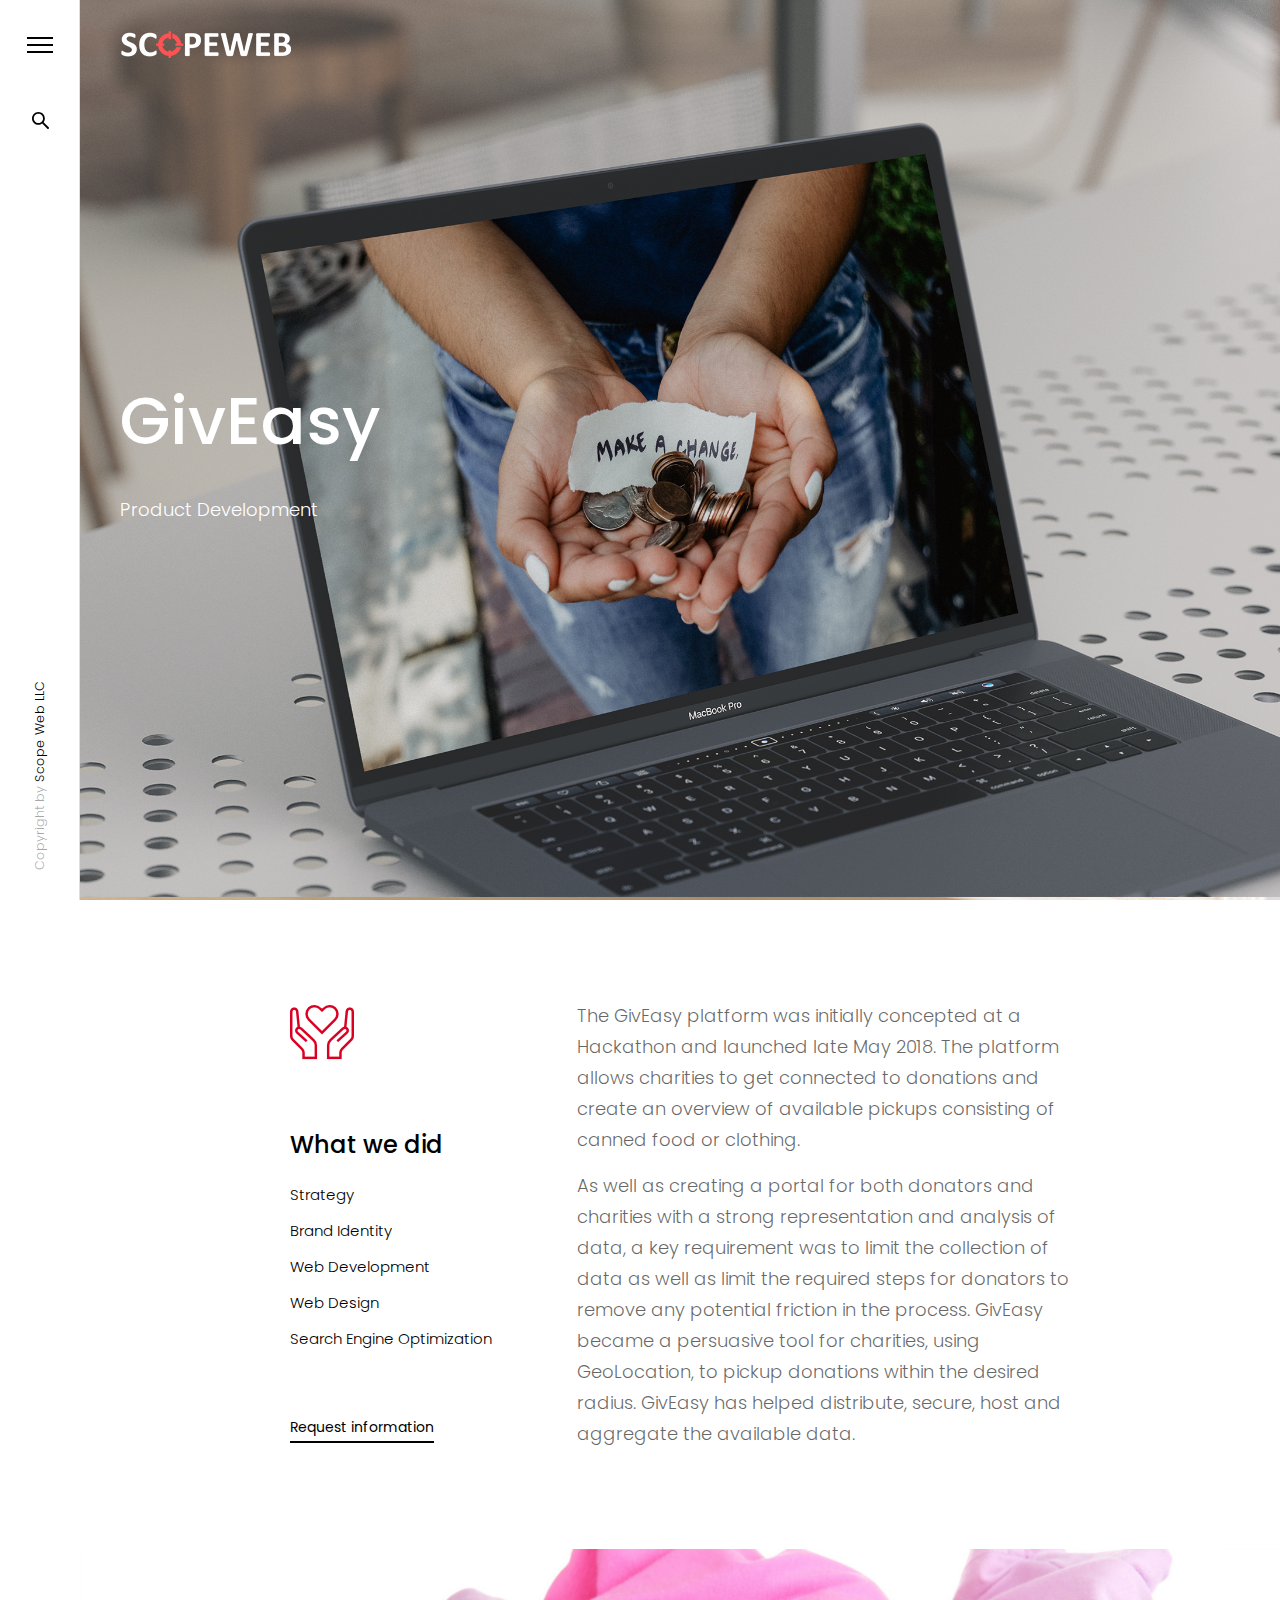
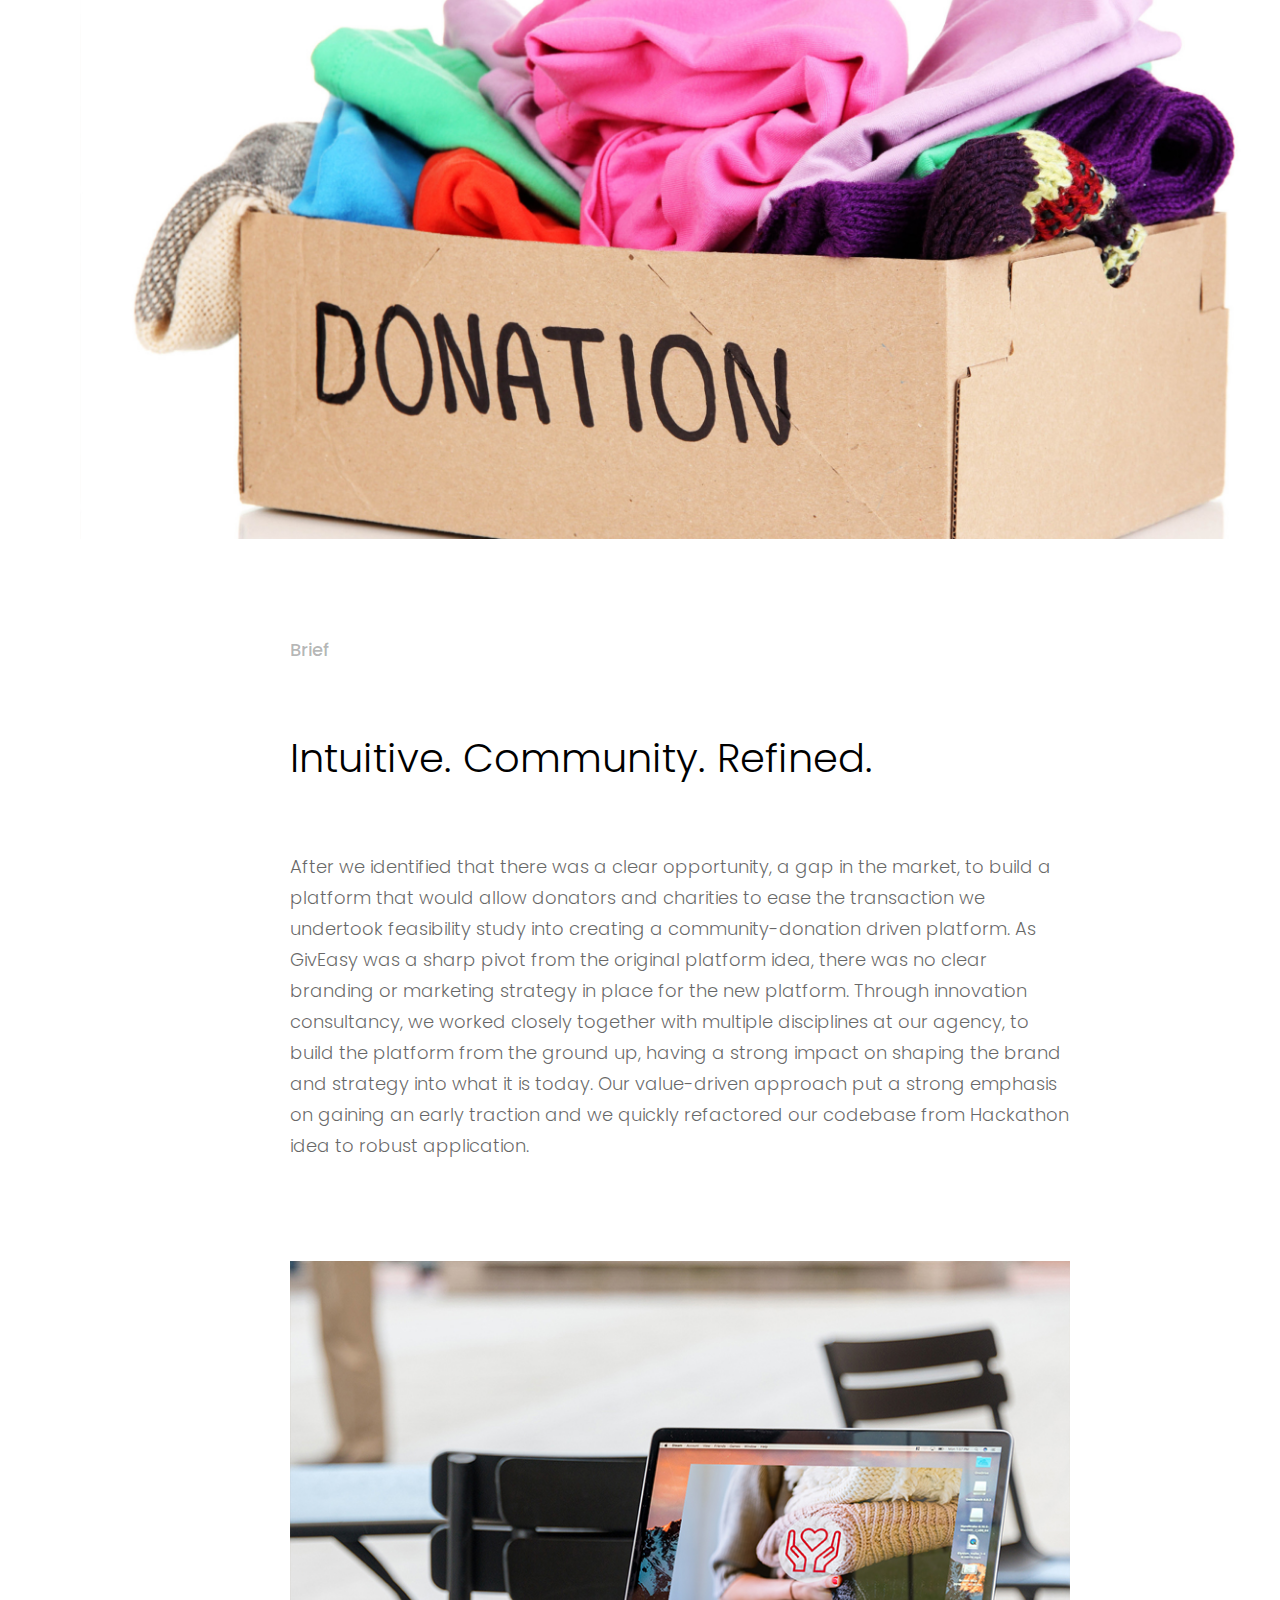
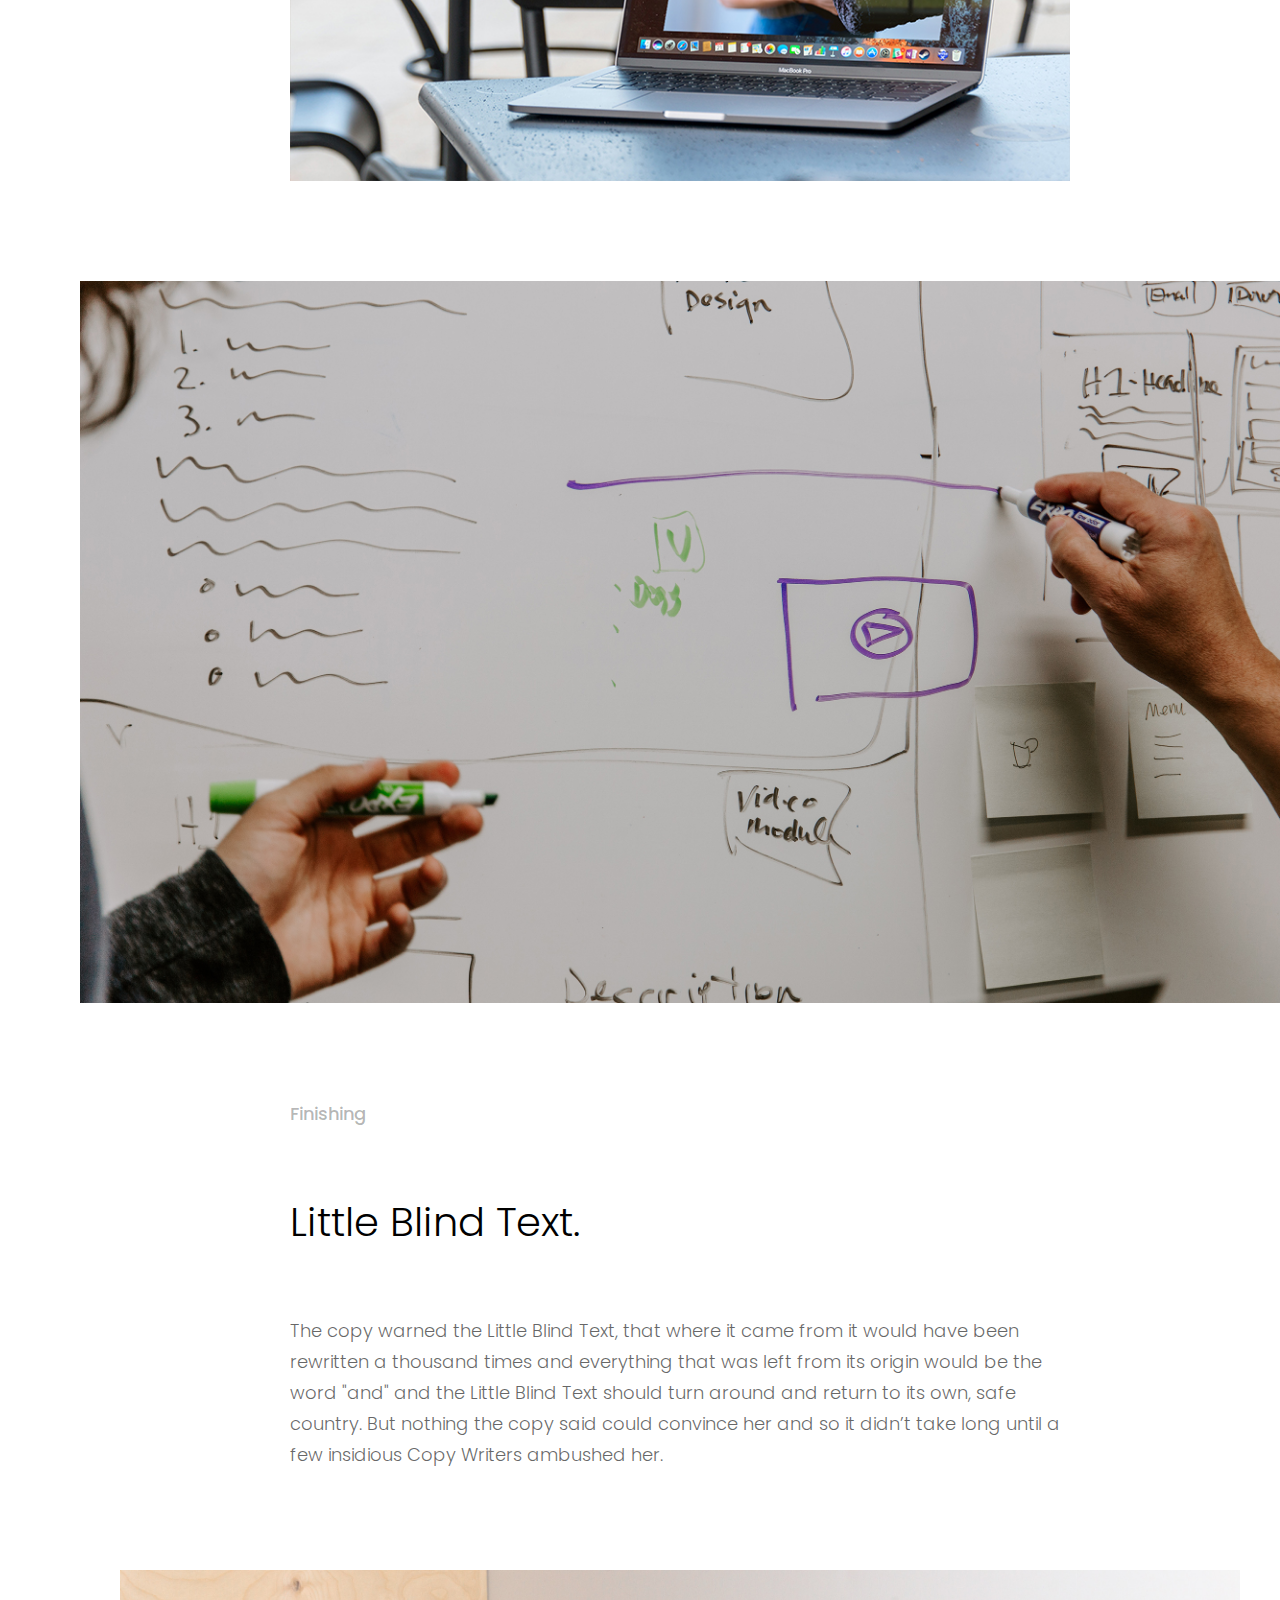
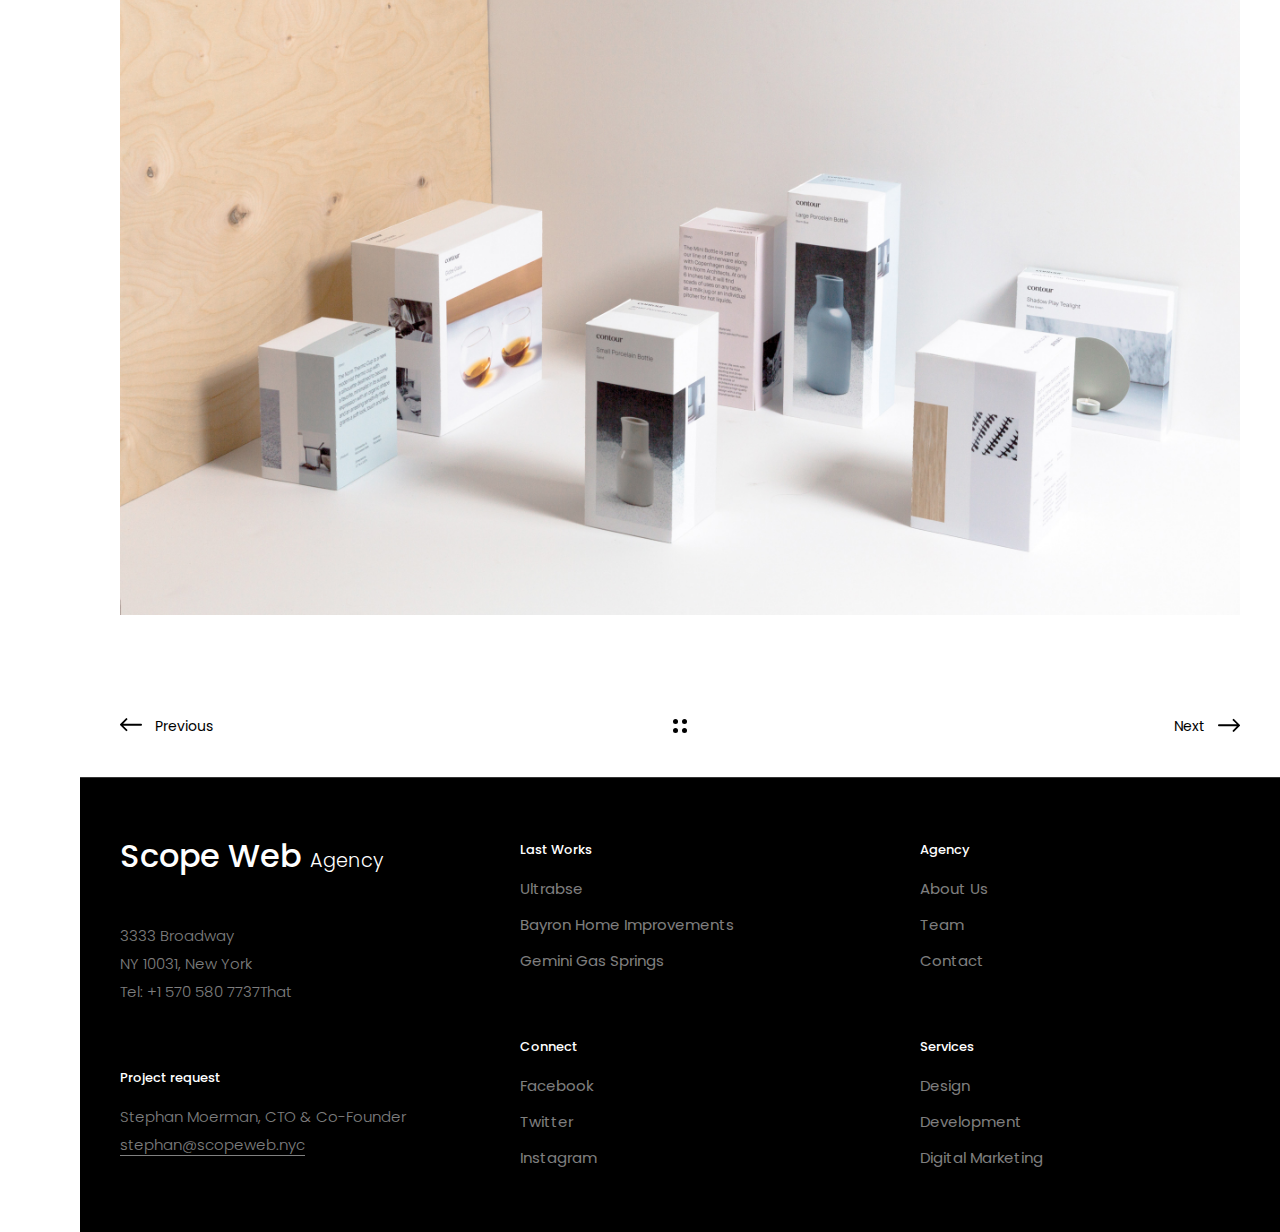
<file: giveasy-case-study.html>
<!DOCTYPE html>
<html class="no-js" lang="en-US">
<head>
	<meta charset="utf-8">
    <meta content="width=device-width, initial-scale=1.0, maximum-scale=1.0, user-scalable=0" name="viewport">
    <meta http-equiv="content-type" content="text/html; charset=UTF-8"/>
    <title>GivEasy | Development Case Study | Scope Web</title>

    <!-- Favicon Icon -->
	<link rel="icon" type="image/png" href="assets/favicon/favicon.ico">	
	<!-- Apple, Android Icons -->
	<link rel="apple-touch-icon" sizes="57x57" href="assets/favicon/apple-icon-57x57.png">
	<link rel="apple-touch-icon" sizes="60x60" href="assets/favicon/apple-icon-60x60.png">
	<link rel="apple-touch-icon" sizes="72x72" href="assets/favicon/apple-icon-72x72.png">
	<link rel="apple-touch-icon" sizes="76x76" href="assets/favicon/apple-icon-76x76.png">
	<link rel="apple-touch-icon" sizes="114x114" href="assets/favicon/apple-icon-114x114.png">
	<link rel="apple-touch-icon" sizes="120x120" href="assets/favicon/apple-icon-120x120.png">
	<link rel="apple-touch-icon" sizes="144x144" href="assets/favicon/apple-icon-144x144.png">
	<link rel="apple-touch-icon" sizes="152x152" href="assets/favicon/apple-icon-152x152.png">
	<link rel="apple-touch-icon" sizes="180x180" href="assets/favicon/apple-icon-180x180.png">
	<link rel="icon" type="image/png" sizes="192x192"  href="assets/favicon/android-icon-192x192.png">
	<link rel="icon" type="image/png" sizes="32x32" href="assets/favicon/favicon-32x32.png">
	<link rel="icon" type="image/png" sizes="96x96" href="assets/favicon/favicon-96x96.png">
	<link rel="icon" type="image/png" sizes="16x16" href="assets/favicon/favicon-16x16.png">
	<link rel="manifest" href="assets/favicon/manifest.json">
	<meta name="msapplication-TileColor" content="#ffffff">
	<meta name="msapplication-TileImage" content="assets/favicon/ms-icon-144x144.png">
	<meta name="theme-color" content="#ffffff">

    <!-- Stylesheets -->
	<link href="http://fonts.googleapis.com/css?family=Poppins:300,400,500" rel="stylesheet" type="text/css">
	<link href="assets/css/style.css" id="default-style-css" media="all" rel="stylesheet" type="text/css">
	<link href="assets/css/font-awesome.min.css" id="fontawesome-style-css" media="all" rel="stylesheet" type="text/css">
	<link href="assets/css/ionicons.css" id="ionic-icons-style-css" media="all" rel="stylesheet" type="text/css">
	<link href="assets/css/mqueries.css" id="responsive-css" media="all" rel="stylesheet" type="text/css">
</head>
<body>
	<div class="text-light show-logo" id="page-loader">
		<span class="loader-icon bullets-jump"><span></span><span></span><span></span></span>
	</div>
	<div id="page-content">
		<header class="header-left" id="header">
			<div class="header-inner clearfix">
				<div class="logo-left text-light" id="logo">
					<a href="index.html"><img alt="Logo Dark" id="dark-logo" src="assets/uploads/logo-scopeweb-dark.png" srcset="assets/uploads/logo-scopeweb-dark.png 1x, assets/uploads/logo-scopeweb-dark@2x.png 2x"> <img alt="Logo Light" id="light-logo" src="assets/uploads/logo-scopeweb-light.png" srcset="assets/uploads/logo-scopeweb-light.png 1x, assets/uploads/logo-scopeweb-light@2x.png 2x"></a>
				</div>
				<div class="clearfix" id="menu">
					<div class="menu-actions">
						<div class="menu-toggle">
							<span class="hamburger"></span>
						</div>
					</div>
					<div id="menu-inner">
						<nav id="main-nav">
							<ul>
								<li>
									<a href="index.html">Home</a>
								</li>
								<li>
									<a href="portfolio.html">Portfolio</a>
								</li>
								<li>
									<a href="about.html">About</a>
								</li>
								<li>
									<a href="blog.html">Blog</a>
								</li>
								<li>
									<a href="contact.html">Contact</a>
								</li>
							</ul>
						</nav>
					</div>
				</div>
				<div id="header-actions">
					<div class="header-search">
						<a class="search-open action-search open-action" data-action="search-overlay" href="#"><svg class="search" viewbox="0 0 43.9 43.9" xmlns="http://www.w3.org/2000/svg">
						<path d="M43.1,39.6L29.9,26.4c2-2.7,3.2-6.1,3.2-9.8C33.2,7.4,25.7,0,16.6,0S0,7.4,0,16.6c0,9.2,7.4,16.6,16.6,16.6 c3.7,0,7.1-1.2,9.8-3.2l13.2,13.2c1,1,2.6,1,3.5,0C44.1,42.2,44.1,40.6,43.1,39.6z M4.7,16.6C4.7,10,10,4.7,16.6,4.7 S28.5,10,28.5,16.6c0,6.6-5.3,11.9-11.9,11.9S4.7,23.1,4.7,16.6z"></path></svg></a>
					</div>
					<div class="header-totop">
						<a class="totop" href="#"><svg class="arrow arrow-top" viewbox="0 0 60 35.35" xmlns="http://www.w3.org/2000/svg">
						<path d="M0,16.88a3,3,0,0,0,.16.94,1.51,1.51,0,0,0,.63.78l15,15a2.14,2.14,0,0,0,3.52.08,2.14,2.14,0,0,0-.08-3.52L8.59,19.38H57.5a2.5,2.5,0,1,0,0-5H8.59L19.22,3.59A2.14,2.14,0,0,0,19.3.08a2.14,2.14,0,0,0-3.52.08l-15,15a1.51,1.51,0,0,0-.62.78A3,3,0,0,0,0,16.88Z"></path></svg></a>
					</div>
				</div>
				<div id="header-actions-overlay">
					<a class="action-close header-close" href=""></a>
					<div class="action-overlay search-overlay">
						<form action="" class="searchform" id="header-searchform" method="get" name="header-searchform" role="search">
							<input id="s" name="s" placeholder="Enter your search" type="text" value=""><input id="searchsubmit" type="submit" value="Search">
						</form>
						<h6 class="widget-title">Press Enter to start</h6>
					</div>
				</div>
				<div class="custom" id="header-widget">
					<div class="copyright">
						Copyright by <a href="https://www.scopeweb.nyc">Scope Web LLC</a>
					</div>
				</div>
			</div><span class="pseudo-close header-close"></span>
        </header>
        
        <!-- HERO & BODY -->
        <div id="hero-and-body">
    
            <!-- HERO  -->
            <section id="hero" class="hero-full text-light parallax-section" data-parallax-image="assets/uploads/giveasy-casestudy-hero.jpg">
            
                <div id="page-title" class="wrapper-big">
                    <h1><strong>GivEasy</strong></h1>
                    <div class="spacer-mini"></div>
                    <h5>Product Development</h5>
                </div>
        
            </section>
            <!-- HERO -->

            <!-- PAGEBODY -->
            <section id="page-body">
            
                <div class="spacer-big"></div>
                
                <div class="wrapper-small">
                    <div class="column-section spaced-big clearfix">
                        <div class="column one-third">
                            <img src="assets/uploads/giveasy-logo.png" srcset="assets/uploads/giveasy-logo.png 1x, assets/uploads/giveasy-logo@2x.png 2x" alt="GivEasy logo">
                            <div class="spacer-medium"></div>
                            <h4><strong>What we did</strong></h4>
                            <ul class="nolist">
                                <li>Strategy</li>
                                <li>Brand Identity</li>
                                <li>Web Development</li>
                                <li>Web Design</li>
                                <li>Search Engine Optimization</li>
                            </ul>
                            <div class="spacer-medium"></div>
                            <p><a href="mailto:info@scopeweb.nyc?Subject=GivEasy information request" class="sr-button style-3 button-small">Request information</a></p>
                        </div>
                        <div class="column two-third last-col">
                            <p class="h5">The GivEasy platform was initially concepted at a Hackathon and launched late May 2018. The platform allows charities to get connected to donations and create an overview of available pickups consisting of canned food or clothing.</p>
                            <p class="h5">As well as creating a portal for both donators and charities with a strong representation and analysis of data, a key requirement was to limit the collection of data as well as limit the required steps for donators to remove any potential friction in the process. GivEasy became a persuasive tool for charities, using GeoLocation, to pickup donations within the desired radius. GivEasy has helped distribute, secure, host and aggregate the available data.</p>
                        </div>
                    </div> <!-- END .column-section -->
                </div><!-- END .wrapper -->
                
                <div class="spacer-big"></div>
                
                <img src="assets/uploads/giveasy-shot-1.jpg" alt="GivEasy donation clothing box" style="width: 100%;">
                
                <div class="spacer-big"></div>
                
                <div class="wrapper-small">
                    <h5 style="color: rgba(0,0,0,0.3);"><strong>Brief</strong></h5>
                    <div class="spacer-medium"></div>
                    <h2>Intuitive. Community. Refined.</h2>
                    <div class="spacer-medium"></div>
                    <p class="h5">After we identified that there was a clear opportunity, a gap in the market, to build a platform that would allow donators and charities to ease the transaction we undertook feasibility study into creating a community-donation driven platform. As GivEasy was a sharp pivot from the original platform idea, there was no clear branding or marketing strategy in place for the new platform. Through innovation consultancy, we worked closely together with multiple disciplines at our agency, to build the platform from the ground up, having a strong impact on shaping the brand and strategy into what it is today. Our value-driven approach put a strong emphasis on gaining an early traction and we quickly refactored our codebase from Hackathon idea to robust application.</p>
                    <div class="spacer-big"></div>
                    <div class="align-center">
                    <img src="assets/uploads/giveasy-shot-small.jpg" alt="GivEasy brief shot">
                    </div>
                </div> <!-- END .wrapper -->
                
				<div class="spacer-big"></div>
				
				<img class="text-dark" src="assets/uploads/giveasy-wireframe.jpg" alt="GivEasy wireframe" style="width: 100%;">
                
                <div class="spacer-big"></div>
                
                <div class="wrapper-small">
                    <h5 style="color: rgba(0,0,0,0.3);"><strong>Finishing</strong></h5>
                    <div class="spacer-medium"></div>
                    <h2>Little Blind Text.</h2>
                    <div class="spacer-medium"></div>
                    <p class="h5">The copy warned the Little Blind Text, that where it came from it would have been rewritten a thousand times and everything that was left from its origin would be the word "and" and the Little Blind Text should turn around and return to its own, safe country. But nothing the copy said could convince her and so it didn’t take long until a few insidious Copy Writers ambushed her.</p>
                </div> <!-- END .wrapper -->
                
                <div class="spacer-big"></div>
                
                <div class="wrapper">
                    <div class="align-center">
                    <img src="assets/uploads/portfolio-single-9.jpg" alt="SEO">
                    </div>
                    
                    <div class="spacer-big"></div>
                    
                    <div id="single-pagination" class="portfolio-pagination">
                        <ul class="pagination">
                            <li class="prev"><a href="portfolio.html"><span class="text">Previous</span>
                                <svg class="arrow arrow-left" xmlns="http://www.w3.org/2000/svg" viewBox="0 0 60 35.35"><title>back-arrow</title><path d="M0,16.88a3,3,0,0,0,.16.94,1.51,1.51,0,0,0,.63.78l15,15a2.14,2.14,0,0,0,3.52.08,2.14,2.14,0,0,0-.08-3.52L8.59,19.38H57.5a2.5,2.5,0,1,0,0-5H8.59L19.22,3.59A2.14,2.14,0,0,0,19.3.08a2.14,2.14,0,0,0-3.52.08l-15,15a1.51,1.51,0,0,0-.62.78A3,3,0,0,0,0,16.88Z"></path></svg>
                            </a></li>
                            <li class="back"><a href="portfolio.html"><span class="filter-icon"><span></span></span></a></li>
                            <li class="next "><a href="portfolio.html"><span class="text">Next</span>
                                <svg class="arrow arrow-right" xmlns="http://www.w3.org/2000/svg" viewBox="0 0 60 35.35"><title>back-arrow</title><path d="M0,16.88a3,3,0,0,0,.16.94,1.51,1.51,0,0,0,.63.78l15,15a2.14,2.14,0,0,0,3.52.08,2.14,2.14,0,0,0-.08-3.52L8.59,19.38H57.5a2.5,2.5,0,1,0,0-5H8.59L19.22,3.59A2.14,2.14,0,0,0,19.3.08a2.14,2.14,0,0,0-3.52.08l-15,15a1.51,1.51,0,0,0-.62.78A3,3,0,0,0,0,16.88Z"></path></svg>
                            </a></li>
                        </ul>
                    </div>
                </div> <!-- END .wrapper -->
                            
            </section>
            <!-- PAGEBODY -->
        
        </div>
        <!-- HERO & BODY -->
        <footer class="text-light" id="footer">
			<div class="footer-inner wrapper">
				<div class="column-section spaced-big clearfix">
					<div class="column one-third">
						<div class="widget">
							<h3><strong>Scope Web</strong> <small>Agency</small></h3>
							<div class="spacer-small"></div>
							<p>3333 Broadway<br>
							NY 10031, New York<br>
							Tel: +1 570 580 7737That</p>
						</div>
						<div class="widget">
							<h5 class="widget-title title-alt"><strong>Project request</strong></h5>
							<p>Stephan Moerman, CTO &amp; Co-Founder<br>
							<a href="mailto:stephan@scopeweb.nyc?Subject=Project Request">stephan@scopeweb.nyc</a></p>
						</div>
					</div>
					<div class="column one-third">
						<div class="widget">
							<h5 class="widget-title title-alt"><strong>Last Works</strong></h5>
							<ul class="menu">
								<li>
									<a href="portfolio-single-casestudy.html">Ultrabse</a>
								</li>
								<li>
									<a href="portfolio-single-casestudy.html">Bayron Home Improvements</a>
								</li>
								<li>
									<a href="portfolio-single-casestudy.html">Gemini Gas Springs</a>
								</li>
							</ul>
						</div>
						<div class="widget">
							<h5 class="widget-title title-alt"><strong>Connect</strong></h5>
							<ul class="menu">
								<li>
									<a href="#">Facebook</a>
								</li>
								<li>
									<a href="#">Twitter</a>
								</li>
								<li>
									<a href="#">Instagram</a>
								</li>
							</ul>
						</div>
					</div>
					<div class="column one-third last-col">
						<div class="widget">
							<h5 class="widget-title title-alt"><strong>Agency</strong></h5>
							<ul class="menu">
								<li>
									<a href="#">About Us</a>
								</li>
								<li>
									<a href="#">Team</a>
								</li>
								<li>
									<a href="#">Contact</a>
								</li>
							</ul>
						</div>
						<div class="widget">
							<h5 class="widget-title title-alt"><strong>Services</strong></h5>
							<ul class="menu">
								<li>
									<a href="#">Design</a>
								</li>
								<li>
									<a href="#">Development</a>
								</li>
								<li>
									<a href="#">Digital Marketing</a>
								</li>
							</ul>
						</div>
					</div>
				</div>
			</div>
		</footer>
	</div>
    <script src="http://code.jquery.com/jquery-1.12.4.js" integrity="sha256-Qw82+bXyGq6MydymqBxNPYTaUXXq7c8v3CwiYwLLNXU=" crossorigin="anonymous">
    </script>
	<script src="assets/js/plugins.js" type="text/javascript">
	</script>
	<script src="assets/js/jquery.backgroundparallax.min.js" type="text/javascript">
	</script>
	<script src="assets/js/script.js" type="text/javascript">
	</script>
</body>
</html>
</file>
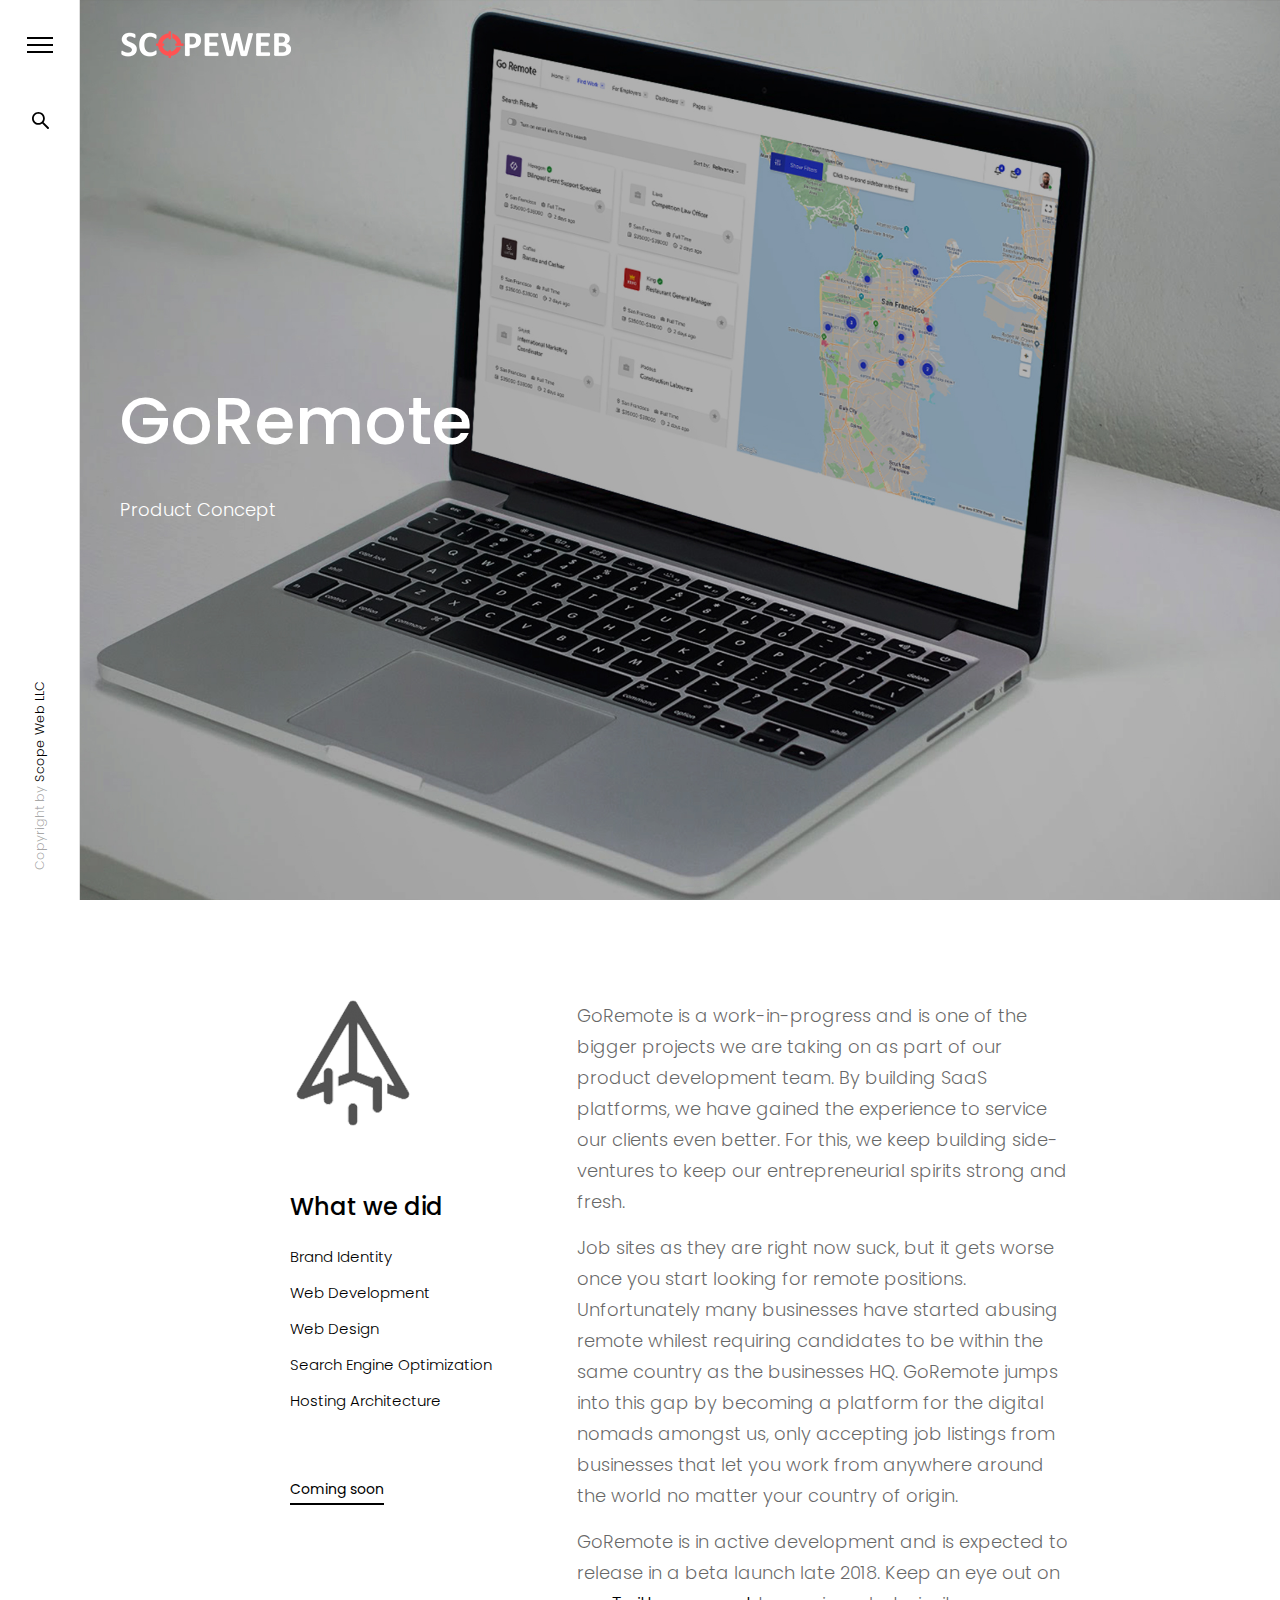
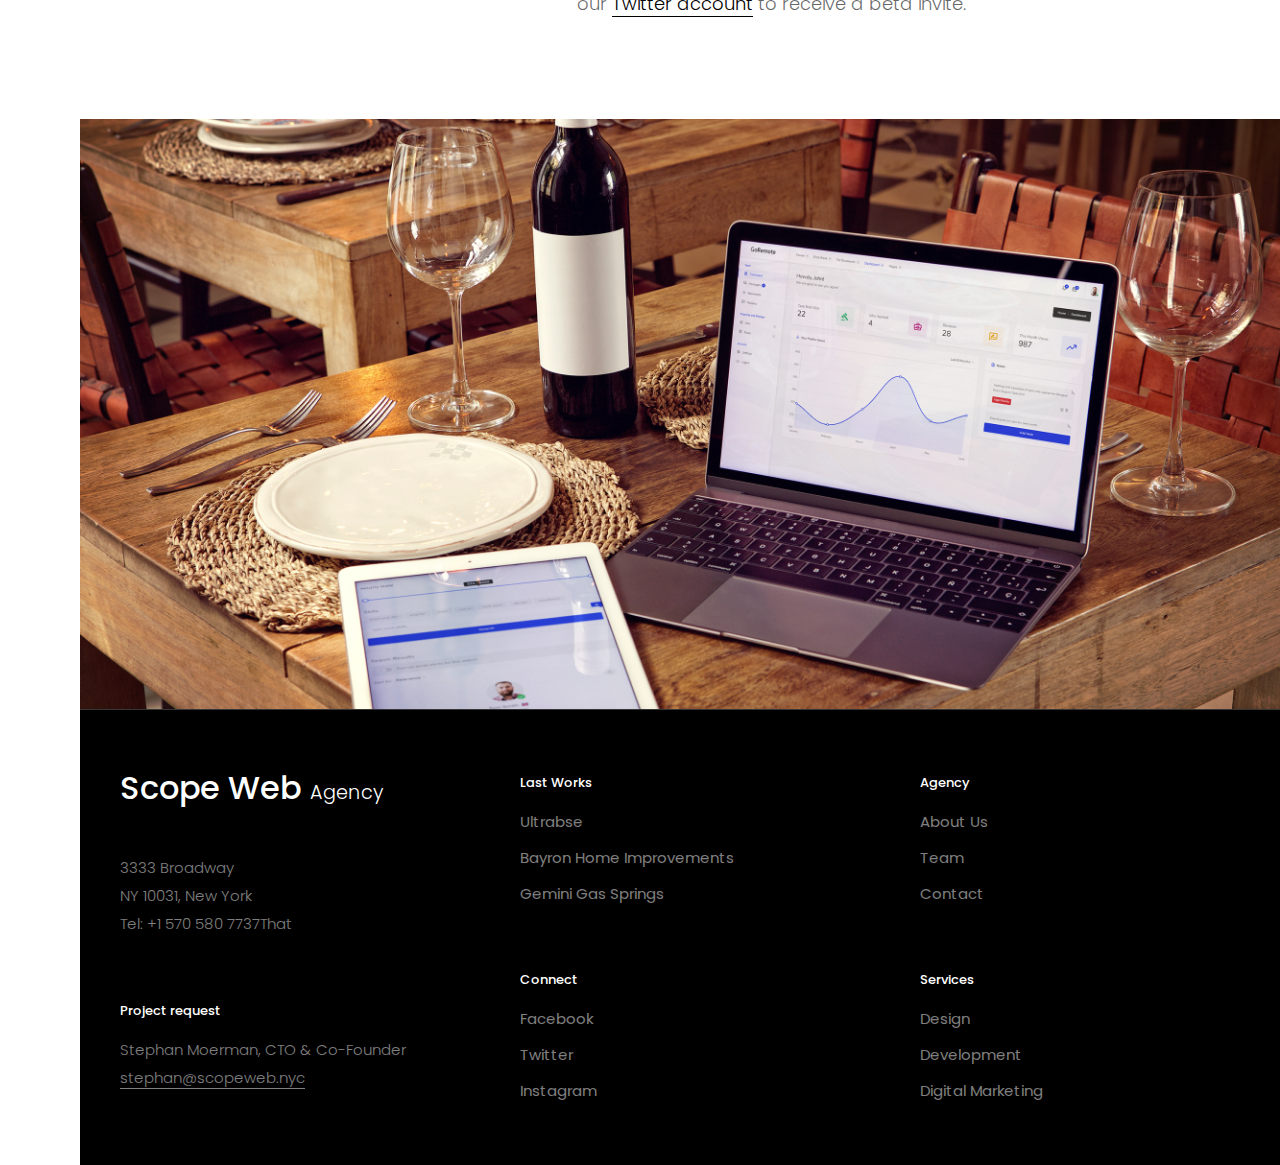
<file: goremote-case-study.html>
<!DOCTYPE html>
<html class="no-js" lang="en-US">
<head>
	<meta charset="utf-8">
    <meta content="width=device-width, initial-scale=1.0, maximum-scale=1.0, user-scalable=0" name="viewport">
    <meta http-equiv="content-type" content="text/html; charset=UTF-8"/>
    <title>GoRemote | Development Case Study | Scope Web</title>

    <!-- Favicon Icon -->
	<link rel="icon" type="image/png" href="assets/favicon/favicon.ico">	
	<!-- Apple, Android Icons -->
	<link rel="apple-touch-icon" sizes="57x57" href="assets/favicon/apple-icon-57x57.png">
	<link rel="apple-touch-icon" sizes="60x60" href="assets/favicon/apple-icon-60x60.png">
	<link rel="apple-touch-icon" sizes="72x72" href="assets/favicon/apple-icon-72x72.png">
	<link rel="apple-touch-icon" sizes="76x76" href="assets/favicon/apple-icon-76x76.png">
	<link rel="apple-touch-icon" sizes="114x114" href="assets/favicon/apple-icon-114x114.png">
	<link rel="apple-touch-icon" sizes="120x120" href="assets/favicon/apple-icon-120x120.png">
	<link rel="apple-touch-icon" sizes="144x144" href="assets/favicon/apple-icon-144x144.png">
	<link rel="apple-touch-icon" sizes="152x152" href="assets/favicon/apple-icon-152x152.png">
	<link rel="apple-touch-icon" sizes="180x180" href="assets/favicon/apple-icon-180x180.png">
	<link rel="icon" type="image/png" sizes="192x192"  href="assets/favicon/android-icon-192x192.png">
	<link rel="icon" type="image/png" sizes="32x32" href="assets/favicon/favicon-32x32.png">
	<link rel="icon" type="image/png" sizes="96x96" href="assets/favicon/favicon-96x96.png">
	<link rel="icon" type="image/png" sizes="16x16" href="assets/favicon/favicon-16x16.png">
	<link rel="manifest" href="assets/favicon/manifest.json">
	<meta name="msapplication-TileColor" content="#ffffff">
	<meta name="msapplication-TileImage" content="assets/favicon/ms-icon-144x144.png">
	<meta name="theme-color" content="#ffffff">

    <!-- Stylesheets -->
	<link href="http://fonts.googleapis.com/css?family=Poppins:300,400,500" rel="stylesheet" type="text/css">
	<link href="assets/css/style.css" id="default-style-css" media="all" rel="stylesheet" type="text/css">
	<link href="assets/css/font-awesome.min.css" id="fontawesome-style-css" media="all" rel="stylesheet" type="text/css">
	<link href="assets/css/ionicons.css" id="ionic-icons-style-css" media="all" rel="stylesheet" type="text/css">
	<link href="assets/css/mqueries.css" id="responsive-css" media="all" rel="stylesheet" type="text/css">
</head>
<body>
	<div class="text-light show-logo" id="page-loader">
		<span class="loader-icon bullets-jump"><span></span><span></span><span></span></span>
	</div>
	<div id="page-content">
		<header class="header-left" id="header">
			<div class="header-inner clearfix">
				<div class="logo-left text-light" id="logo">
					<a href="index.html"><img alt="Logo Dark" id="dark-logo" src="assets/uploads/logo-scopeweb-dark.png" srcset="assets/uploads/logo-scopeweb-dark.png 1x, assets/uploads/logo-scopeweb-dark@2x.png 2x"> <img alt="Logo Light" id="light-logo" src="assets/uploads/logo-scopeweb-light.png" srcset="assets/uploads/logo-scopeweb-light.png 1x, assets/uploads/logo-scopeweb-light@2x.png 2x"></a>
				</div>
				<div class="clearfix" id="menu">
					<div class="menu-actions">
						<div class="menu-toggle">
							<span class="hamburger"></span>
						</div>
					</div>
					<div id="menu-inner">
						<nav id="main-nav">
							<ul>
								<li>
									<a href="index.html">Home</a>
								</li>
								<li>
									<a href="portfolio.html">Portfolio</a>
								</li>
								<li>
									<a href="about.html">About</a>
								</li>
								<li>
									<a href="blog.html">Blog</a>
								</li>
								<li>
									<a href="contact.html">Contact</a>
								</li>
							</ul>
						</nav>
					</div>
				</div>
				<div id="header-actions">
					<div class="header-search">
						<a class="search-open action-search open-action" data-action="search-overlay" href="#"><svg class="search" viewbox="0 0 43.9 43.9" xmlns="http://www.w3.org/2000/svg">
						<path d="M43.1,39.6L29.9,26.4c2-2.7,3.2-6.1,3.2-9.8C33.2,7.4,25.7,0,16.6,0S0,7.4,0,16.6c0,9.2,7.4,16.6,16.6,16.6 c3.7,0,7.1-1.2,9.8-3.2l13.2,13.2c1,1,2.6,1,3.5,0C44.1,42.2,44.1,40.6,43.1,39.6z M4.7,16.6C4.7,10,10,4.7,16.6,4.7 S28.5,10,28.5,16.6c0,6.6-5.3,11.9-11.9,11.9S4.7,23.1,4.7,16.6z"></path></svg></a>
					</div>
					<div class="header-totop">
						<a class="totop" href="#"><svg class="arrow arrow-top" viewbox="0 0 60 35.35" xmlns="http://www.w3.org/2000/svg">
						<path d="M0,16.88a3,3,0,0,0,.16.94,1.51,1.51,0,0,0,.63.78l15,15a2.14,2.14,0,0,0,3.52.08,2.14,2.14,0,0,0-.08-3.52L8.59,19.38H57.5a2.5,2.5,0,1,0,0-5H8.59L19.22,3.59A2.14,2.14,0,0,0,19.3.08a2.14,2.14,0,0,0-3.52.08l-15,15a1.51,1.51,0,0,0-.62.78A3,3,0,0,0,0,16.88Z"></path></svg></a>
					</div>
				</div>
				<div id="header-actions-overlay">
					<a class="action-close header-close" href=""></a>
					<div class="action-overlay search-overlay">
						<form action="" class="searchform" id="header-searchform" method="get" name="header-searchform" role="search">
							<input id="s" name="s" placeholder="Enter your search" type="text" value=""><input id="searchsubmit" type="submit" value="Search">
						</form>
						<h6 class="widget-title">Press Enter to start</h6>
					</div>
				</div>
				<div class="custom" id="header-widget">
					<div class="copyright">
						Copyright by <a href="https://www.scopeweb.nyc">Scope Web LLC</a>
					</div>
				</div>
			</div><span class="pseudo-close header-close"></span>
        </header>
        
        <!-- HERO & BODY -->
        <div id="hero-and-body">
    
            <!-- HERO  -->
            <section id="hero" class="hero-full text-light parallax-section" data-parallax-image="assets/uploads/goremote-casestudy-hero.jpg">
            
                <div id="page-title" class="wrapper-big">
                    <h1><strong>GoRemote</strong></h1>
                    <div class="spacer-mini"></div>
                    <h5>Product Concept</h5>
                </div>
        
            </section>
            <!-- HERO -->

            <!-- PAGEBODY -->
            <section id="page-body">
            
                <div class="spacer-big"></div>
                
                <div class="wrapper-small">
                    <div class="column-section spaced-big clearfix">
                        <div class="column one-third">
                            <img src="assets/uploads/goremote-logo.png" srcset="assets/uploads/goremote-logo.png 1x, assets/uploads/goremote-logo@2x.png 2x" alt="Bayron logo">
                            <div class="spacer-medium"></div>
                            <h4><strong>What we did</strong></h4>
                            <ul class="nolist">
                                <li>Brand Identity</li>
                                <li>Web Development</li>
                                <li>Web Design</li>
                                <li>Search Engine Optimization</li>
                                <li>Hosting Architecture</li>
                            </ul>
                            <div class="spacer-medium"></div>
                            <p><a class="sr-button style-3 button-small">Coming soon</a></p>
                        </div>
                        <div class="column two-third last-col">
                            <p class="h5">GoRemote is a work-in-progress and is one of the bigger projects we are taking on as part of our product development team. By building SaaS platforms, we have gained the experience to service our clients even better. For this, we keep building side-ventures to keep our entrepreneurial spirits strong and fresh.</p>
							<p class="h5">Job sites as they are right now suck, but it gets worse once you start looking for remote positions. Unfortunately many businesses have started abusing remote whilest requiring candidates to be within the same country as the businesses HQ. GoRemote jumps into this gap by becoming a platform for the digital nomads amongst us, only accepting job listings from businesses that let you work from anywhere around the world no matter your country of origin.</p>
							<p class="h5">GoRemote is in active development and is expected to release in a beta launch late 2018. Keep an eye out on our <a href="https://twitter.com/scopewebnyc" target="_blank">Twitter account</a> to receive a beta invite.</p>
                        </div>
                    </div> <!-- END .column-section -->
                </div><!-- END .wrapper -->
                
                <div class="spacer-big"></div>
                
                <img src="assets/uploads/goremote-shot-1.jpg" alt="Goremote mockup images" style="width: 100%;">
                            
            </section>
            <!-- PAGEBODY -->
        
        </div>
        <!-- HERO & BODY -->
        <footer class="text-light" id="footer">
			<div class="footer-inner wrapper">
				<div class="column-section spaced-big clearfix">
					<div class="column one-third">
						<div class="widget">
							<h3><strong>Scope Web</strong> <small>Agency</small></h3>
							<div class="spacer-small"></div>
							<p>3333 Broadway<br>
							NY 10031, New York<br>
							Tel: +1 570 580 7737That</p>
						</div>
						<div class="widget">
							<h5 class="widget-title title-alt"><strong>Project request</strong></h5>
							<p>Stephan Moerman, CTO &amp; Co-Founder<br>
							<a href="mailto:stephan@scopeweb.nyc?Subject=Project Request">stephan@scopeweb.nyc</a></p>
						</div>
					</div>
					<div class="column one-third">
						<div class="widget">
							<h5 class="widget-title title-alt"><strong>Last Works</strong></h5>
							<ul class="menu">
								<li>
									<a href="portfolio-single-casestudy.html">Ultrabse</a>
								</li>
								<li>
									<a href="portfolio-single-casestudy.html">Bayron Home Improvements</a>
								</li>
								<li>
									<a href="portfolio-single-casestudy.html">Gemini Gas Springs</a>
								</li>
							</ul>
						</div>
						<div class="widget">
							<h5 class="widget-title title-alt"><strong>Connect</strong></h5>
							<ul class="menu">
								<li>
									<a href="#">Facebook</a>
								</li>
								<li>
									<a href="#">Twitter</a>
								</li>
								<li>
									<a href="#">Instagram</a>
								</li>
							</ul>
						</div>
					</div>
					<div class="column one-third last-col">
						<div class="widget">
							<h5 class="widget-title title-alt"><strong>Agency</strong></h5>
							<ul class="menu">
								<li>
									<a href="#">About Us</a>
								</li>
								<li>
									<a href="#">Team</a>
								</li>
								<li>
									<a href="#">Contact</a>
								</li>
							</ul>
						</div>
						<div class="widget">
							<h5 class="widget-title title-alt"><strong>Services</strong></h5>
							<ul class="menu">
								<li>
									<a href="#">Design</a>
								</li>
								<li>
									<a href="#">Development</a>
								</li>
								<li>
									<a href="#">Digital Marketing</a>
								</li>
							</ul>
						</div>
					</div>
				</div>
			</div>
		</footer>
	</div>
    <script src="http://code.jquery.com/jquery-1.12.4.js" integrity="sha256-Qw82+bXyGq6MydymqBxNPYTaUXXq7c8v3CwiYwLLNXU=" crossorigin="anonymous">
    </script>
	<script src="assets/js/plugins.js" type="text/javascript">
	</script>
	<script src="assets/js/jquery.backgroundparallax.min.js" type="text/javascript">
	</script>
	<script src="assets/js/script.js" type="text/javascript">
	</script>
</body>
</html>
</file>
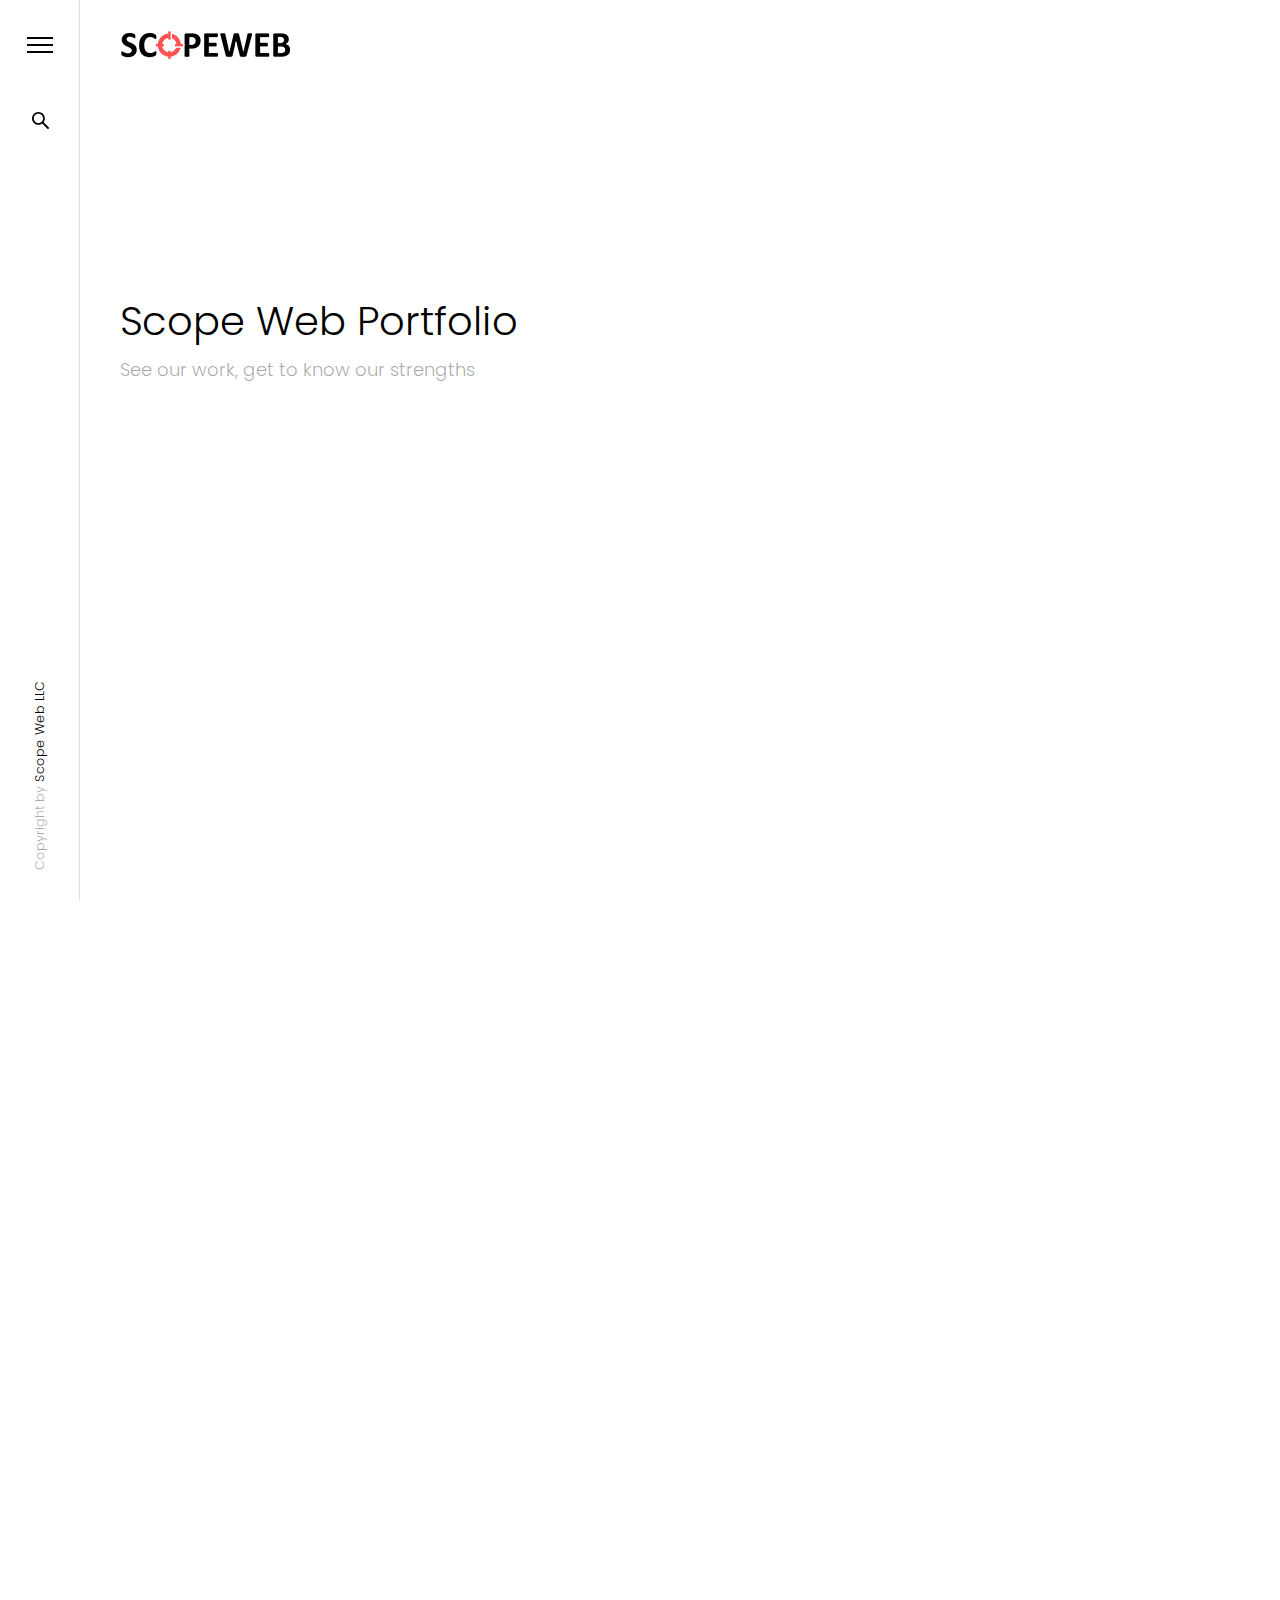
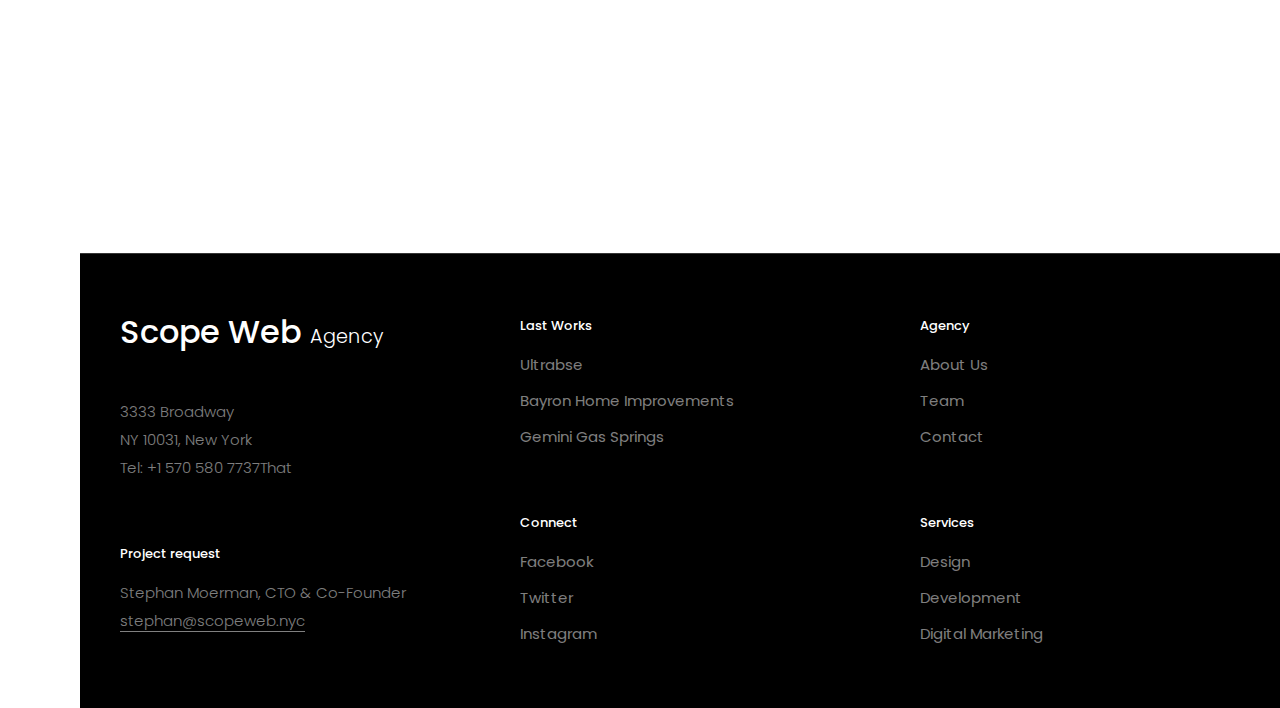
<file: portfolio.html>
<!DOCTYPE html>
<html class="no-js" lang="en-US">
<head>
	<meta charset="utf-8">
    <meta content="width=device-width, initial-scale=1.0, maximum-scale=1.0, user-scalable=0" name="viewport">
    <meta http-equiv="content-type" content="text/html; charset=UTF-8"/>
    <title>Portfolio | Web Design & Development Agency | Scope Web</title>

    <!-- Favicon Icon -->
	<link rel="icon" type="image/png" href="assets/favicon/favicon.ico">	
	<!-- Apple, Android Icons -->
	<link rel="apple-touch-icon" sizes="57x57" href="assets/favicon/apple-icon-57x57.png">
	<link rel="apple-touch-icon" sizes="60x60" href="assets/favicon/apple-icon-60x60.png">
	<link rel="apple-touch-icon" sizes="72x72" href="assets/favicon/apple-icon-72x72.png">
	<link rel="apple-touch-icon" sizes="76x76" href="assets/favicon/apple-icon-76x76.png">
	<link rel="apple-touch-icon" sizes="114x114" href="assets/favicon/apple-icon-114x114.png">
	<link rel="apple-touch-icon" sizes="120x120" href="assets/favicon/apple-icon-120x120.png">
	<link rel="apple-touch-icon" sizes="144x144" href="assets/favicon/apple-icon-144x144.png">
	<link rel="apple-touch-icon" sizes="152x152" href="assets/favicon/apple-icon-152x152.png">
	<link rel="apple-touch-icon" sizes="180x180" href="assets/favicon/apple-icon-180x180.png">
	<link rel="icon" type="image/png" sizes="192x192"  href="assets/favicon/android-icon-192x192.png">
	<link rel="icon" type="image/png" sizes="32x32" href="assets/favicon/favicon-32x32.png">
	<link rel="icon" type="image/png" sizes="96x96" href="assets/favicon/favicon-96x96.png">
	<link rel="icon" type="image/png" sizes="16x16" href="assets/favicon/favicon-16x16.png">
	<link rel="manifest" href="assets/favicon/manifest.json">
	<meta name="msapplication-TileColor" content="#ffffff">
	<meta name="msapplication-TileImage" content="assets/favicon/ms-icon-144x144.png">
	<meta name="theme-color" content="#ffffff">

    <!-- Stylesheets -->
	<link href="http://fonts.googleapis.com/css?family=Poppins:300,400,500" rel="stylesheet" type="text/css">
	<link href="assets/css/style.css" id="default-style-css" media="all" rel="stylesheet" type="text/css">
	<link href="assets/css/font-awesome.min.css" id="fontawesome-style-css" media="all" rel="stylesheet" type="text/css">
	<link href="assets/css/ionicons.css" id="ionic-icons-style-css" media="all" rel="stylesheet" type="text/css">
	<link href="assets/css/isotope.css" id="isotope-style-css" media="all" rel="stylesheet" type="text/css">
	<link href="assets/revolution/css/settings.css" id="revolution-slider-main-css" media="all" rel="stylesheet" type="text/css">
	<link href="assets/revolution/css/layers.css" id="revolution-slider-layer-css" media="all" rel="stylesheet" type="text/css">
	<link href="assets/revolution/css/navigation.css" id="revolution-slider-nav-css" media="all" rel="stylesheet" type="text/css">
	<link href="assets/css/lightcase.css" id="lightcase-css" media="all" rel="stylesheet" type="text/css">
	<link href="assets/css/mqueries.css" id="responsive-css" media="all" rel="stylesheet" type="text/css">
</head>
<body>
	<div class="text-light show-logo" id="page-loader">
		<span class="loader-icon bullets-jump"><span></span><span></span><span></span></span>
	</div>
	<div id="page-content">
		<header class="header-left" id="header">
			<div class="header-inner clearfix">
				<div class="logo-left text-light" id="logo">
					<a href="index.html"><img alt="Logo Dark" id="dark-logo" src="assets/uploads/logo-scopeweb-dark.png" srcset="assets/uploads/logo-scopeweb-dark.png 1x, assets/uploads/logo-scopeweb-dark@2x.png 2x"> <img alt="Logo Light" id="light-logo" src="assets/uploads/logo-scopeweb-dark.png" srcset="assets/uploads/logo-scopeweb-dark.png 1x, assets/uploads/logo-scopeweb-dark@2x.png 2x"></a>
				</div>
				<div class="clearfix" id="menu">
					<div class="menu-actions">
						<div class="menu-toggle">
							<span class="hamburger"></span>
						</div>
					</div>
					<div id="menu-inner">
						<nav id="main-nav">
							<ul>
								<li>
									<a href="index.html">Home</a>
								</li>
								<li>
									<a href="portfolio.html">Portfolio</a>
								</li>
								<li>
									<a href="about.html">About</a>
								</li>
								<li>
									<a href="blog.html">Blog</a>
								</li>
								<li>
									<a href="contact.html">Contact</a>
								</li>
							</ul>
						</nav>
					</div>
				</div>
				<div id="header-actions">
					<div class="header-search">
						<a class="search-open action-search open-action" data-action="search-overlay" href="#"><svg class="search" viewbox="0 0 43.9 43.9" xmlns="http://www.w3.org/2000/svg">
						<path d="M43.1,39.6L29.9,26.4c2-2.7,3.2-6.1,3.2-9.8C33.2,7.4,25.7,0,16.6,0S0,7.4,0,16.6c0,9.2,7.4,16.6,16.6,16.6 c3.7,0,7.1-1.2,9.8-3.2l13.2,13.2c1,1,2.6,1,3.5,0C44.1,42.2,44.1,40.6,43.1,39.6z M4.7,16.6C4.7,10,10,4.7,16.6,4.7 S28.5,10,28.5,16.6c0,6.6-5.3,11.9-11.9,11.9S4.7,23.1,4.7,16.6z"></path></svg></a>
					</div>
					<div class="header-totop">
						<a class="totop" href="#"><svg class="arrow arrow-top" viewbox="0 0 60 35.35" xmlns="http://www.w3.org/2000/svg">
						<path d="M0,16.88a3,3,0,0,0,.16.94,1.51,1.51,0,0,0,.63.78l15,15a2.14,2.14,0,0,0,3.52.08,2.14,2.14,0,0,0-.08-3.52L8.59,19.38H57.5a2.5,2.5,0,1,0,0-5H8.59L19.22,3.59A2.14,2.14,0,0,0,19.3.08a2.14,2.14,0,0,0-3.52.08l-15,15a1.51,1.51,0,0,0-.62.78A3,3,0,0,0,0,16.88Z"></path></svg></a>
					</div>
				</div>
				<div id="header-actions-overlay">
					<a class="action-close header-close" href=""></a>
					<div class="action-overlay search-overlay">
						<form action="" class="searchform" id="header-searchform" method="get" name="header-searchform" role="search">
							<input id="s" name="s" placeholder="Enter your search" type="text" value=""><input id="searchsubmit" type="submit" value="Search">
						</form>
						<h6 class="widget-title">Press Enter to start</h6>
					</div>
				</div>
				<div class="custom" id="header-widget">
					<div class="copyright">
						Copyright by <a href="https://www.scopeweb.nyc">Scope Web LLC</a>
					</div>
				</div>
			</div><span class="pseudo-close header-close"></span>
        </header>
        
        <!-- HERO & BODY -->
	<div id="hero-and-body">
		
            <!-- HERO  -->
            <section id="hero" class="hero-big">
                <div id="page-title" class="wrapper">
                    <h1 class="h2">Scope Web Portfolio</h1>
                    <h5 class="title-alt">See our work, get to know our strengths</h5>
                </div>
            </section>
            <!-- HERO -->
    
            <!-- PAGEBODY -->
            <section id="page-body">
                
                <div class="wrapper">
                    <div id="portfolio-grid" class="isotope-grid portfolio-container style-column-2 isotope-spaced fitrows clearfix">
    
                        <div class="isotope-item portfolio-item advertising">
                            <div class="portfolio-item-inner item-inner do-anim-modern">
                                <a href="portfolio-single-casestudy.html" class="thumb-hover overlay-color scale text-light">
                                    <img src="assets/uploads/portfolio-thumb-crop-1.jpg" alt="SEO">
                                    <div class="overlay-caption hidden">
                                        <span class="caption-sub portfolio-category">Advertising</span>
                                        <h4 class="caption-name portfolio-name"><strong>School Comitee</strong></h4>
                                    </div>
                                </a>
                            </div>
                        </div>
    
                        <div class="isotope-item portfolio-item branding">
                            <div class="portfolio-item-inner item-inner do-anim-modern">
                                <a href="portfolio-single-classic.html" class="thumb-hover overlay-color scale text-light">
                                    <img src="assets/uploads/portfolio-thumb-crop-2.jpg" alt="SEO">
                                    <div class="overlay-caption hidden">
                                        <span class="caption-sub portfolio-category">Branding</span>
                                        <h4 class="caption-name portfolio-name"><strong>Stonefox</strong></h4>
                                    </div>
                                </a>
                            </div>
                        </div>
    
                        <div class="isotope-item portfolio-item digital ">
                            <div class="portfolio-item-inner item-inner do-anim-modern">
                                <a href="portfolio-single-video-left.html" class="thumb-hover overlay-color scale text-light">
                                    <img src="assets/uploads/portfolio-thumb-crop-3.jpg" alt="SEO">
                                    <div class="overlay-caption hidden">
                                        <span class="caption-sub portfolio-category">Digital</span>
                                        <h4 class="caption-name portfolio-name"><strong>Peter Bailey</strong></h4>
                                    </div>
                                </a>
                            </div>
                        </div>
    
                        <div class="isotope-item portfolio-item digital ">
                            <div class="portfolio-item-inner item-inner do-anim-modern">
                                <a href="portfolio-single-video.html" class="thumb-hover overlay-color scale text-light">
                                    <img src="assets/uploads/portfolio-thumb-crop-4.jpg" alt="SEO">
                                    <div class="overlay-caption hidden">
                                        <span class="caption-sub portfolio-category">Digital</span>
                                        <h4 class="caption-name portfolio-name"><strong>Cadillac Lounge</strong></h4>
                                    </div>
                                </a>
                            </div>
                        </div>
    
                        <div class="isotope-item portfolio-item branding ">
                            <div class="portfolio-item-inner item-inner do-anim-modern">
                                <a href="single-portfolio.html" class="thumb-hover overlay-color scale text-light">
                                    <img src="assets/uploads/portfolio-thumb-crop-5.jpg" alt="SEO">
                                    <div class="overlay-caption hidden">
                                        <span class="caption-sub portfolio-category">Branding</span>
                                        <h4 class="caption-name portfolio-name"><strong>Build</strong></h4>
                                    </div>
                                </a>
                            </div>
                        </div>
    
                        <div class="isotope-item portfolio-item advertising ">
                            <div class="portfolio-item-inner item-inner do-anim-modern">
                                <a href="portfolio-single-casestudy.html" class="thumb-hover overlay-color scale text-light">
                                    <img src="assets/uploads/portfolio-thumb-crop-6.jpg" alt="SEO">
                                    <div class="overlay-caption hidden">
                                        <span class="caption-sub portfolio-category">Advertising</span>
                                        <h4 class="caption-name portfolio-name"><strong>Barrel Headphones</strong></h4>
                                    </div>
                                </a>
                            </div>
                        </div>
    
                    </div> <!-- END grid -->
                    
                    <div class="spacer-medium"></div>
                    <div class="load-isotope align-center">
                        <a 	href="portfolio-page-2.html" class="sr-button style-3 button-small" 
                            data-related-grid="portfolio-grid" 
                            data-method="infiniteload">Load More</a>
                        <span class="load-message">No more items to show</span>
                    </div>
                
                </div> <!-- END .wrapper -->
                
                <div class="spacer-big"></div>
    
            </section>
            <!-- PAGEBODY -->
        
        </div>
        <!-- HERO & BODY -->

        <footer class="text-light" id="footer">
			<div class="footer-inner wrapper">
				<div class="column-section spaced-big clearfix">
					<div class="column one-third">
						<div class="widget">
							<h3><strong>Scope Web</strong> <small>Agency</small></h3>
							<div class="spacer-small"></div>
							<p>3333 Broadway<br>
							NY 10031, New York<br>
							Tel: +1 570 580 7737That</p>
						</div>
						<div class="widget">
							<h5 class="widget-title title-alt"><strong>Project request</strong></h5>
							<p>Stephan Moerman, CTO &amp; Co-Founder<br>
							<a href="mailto:stephan@scopeweb.nyc?Subject=Project Request">stephan@scopeweb.nyc</a></p>
						</div>
					</div>
					<div class="column one-third">
						<div class="widget">
							<h5 class="widget-title title-alt"><strong>Last Works</strong></h5>
							<ul class="menu">
								<li>
									<a href="portfolio-single-casestudy.html">Ultrabse</a>
								</li>
								<li>
									<a href="portfolio-single-casestudy.html">Bayron Home Improvements</a>
								</li>
								<li>
									<a href="portfolio-single-casestudy.html">Gemini Gas Springs</a>
								</li>
							</ul>
						</div>
						<div class="widget">
							<h5 class="widget-title title-alt"><strong>Connect</strong></h5>
							<ul class="menu">
								<li>
									<a href="#">Facebook</a>
								</li>
								<li>
									<a href="#">Twitter</a>
								</li>
								<li>
									<a href="#">Instagram</a>
								</li>
							</ul>
						</div>
					</div>
					<div class="column one-third last-col">
						<div class="widget">
							<h5 class="widget-title title-alt"><strong>Agency</strong></h5>
							<ul class="menu">
								<li>
									<a href="#">About Us</a>
								</li>
								<li>
									<a href="#">Team</a>
								</li>
								<li>
									<a href="#">Contact</a>
								</li>
							</ul>
						</div>
						<div class="widget">
							<h5 class="widget-title title-alt"><strong>Services</strong></h5>
							<ul class="menu">
								<li>
									<a href="#">Design</a>
								</li>
								<li>
									<a href="#">Development</a>
								</li>
								<li>
									<a href="#">Digital Marketing</a>
								</li>
							</ul>
						</div>
					</div>
				</div>
			</div>
		</footer>
	</div>
    <script src="http://code.jquery.com/jquery-1.12.4.js" integrity="sha256-Qw82+bXyGq6MydymqBxNPYTaUXXq7c8v3CwiYwLLNXU=" crossorigin="anonymous">
    </script>
	<script src="assets/js/plugins.js" type="text/javascript">
	</script>
	<script src="assets/revolution/js/jquery.themepunch.tools.min.js?rev=5.0" type="text/javascript">
	</script>
	<script src="assets/revolution/js/jquery.themepunch.revolution.min.js?rev=5.0" type="text/javascript">
	</script>
	<script src="assets/revolution/js/extensions/revolution.extension.slideanims.min.js" type="text/javascript">
	</script>
	<script src="assets/revolution/js/extensions/revolution.extension.layeranimation.min.js" type="text/javascript">
	</script>
	<script src="assets/revolution/js/extensions/revolution.extension.navigation.min.js" type="text/javascript">
	</script>
	<script src="assets/revolution/js/extensions/revolution.extension.video.min.js" type="text/javascript">
	</script>
	<script src="assets/revolution/js/extensions/revolution.extension.actions.min.js" type="text/javascript">
	</script>
	<script src="assets/js/jquery.imagesloaded.min.js" type="text/javascript">
	</script>
	<script src="assets/js/jquery.isotope.min.js" type="text/javascript">
	</script>
	<script src="assets/js/jquery.min.phatvideobg.js" type="text/javascript">
	</script>
	<script src="assets/js/jquery.lightcase.min.js" type="text/javascript">
	</script>
	<script src="assets/js/script.js" type="text/javascript">
	</script>
</body>
</html>
</file>
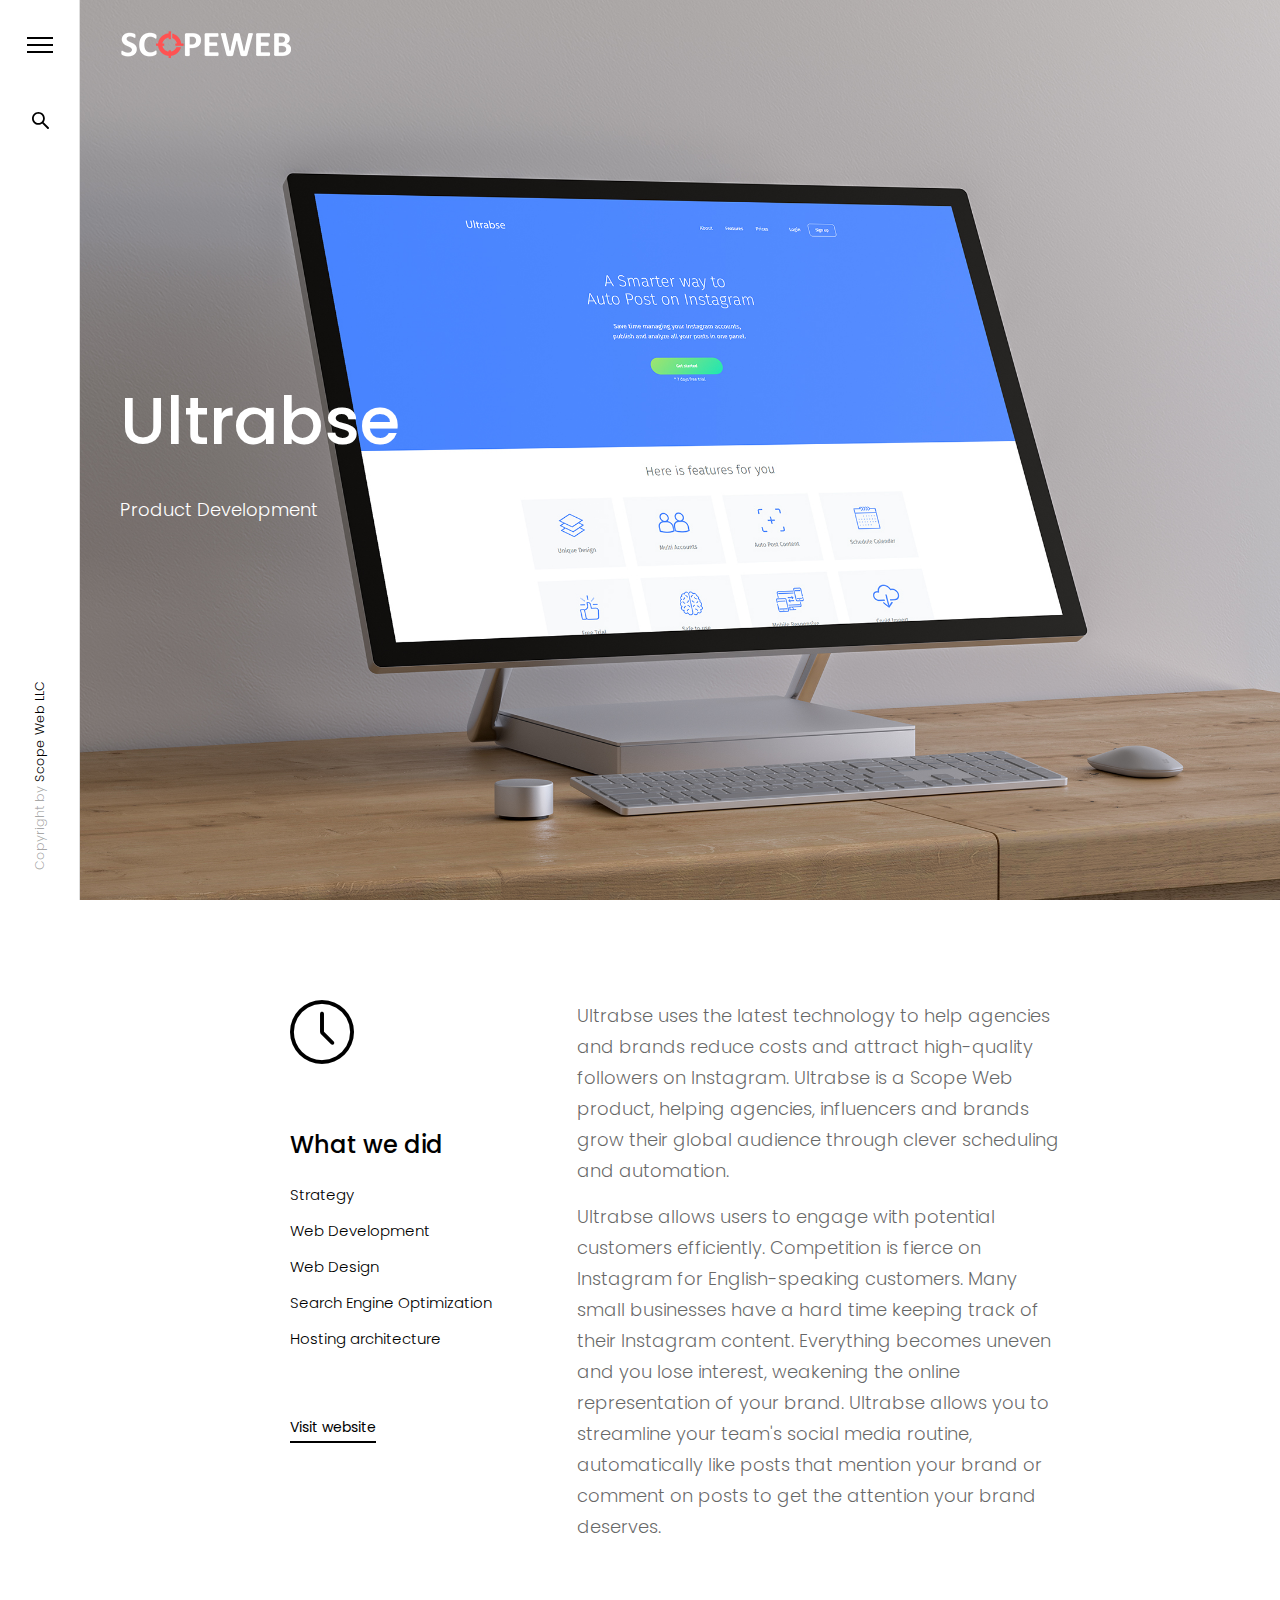
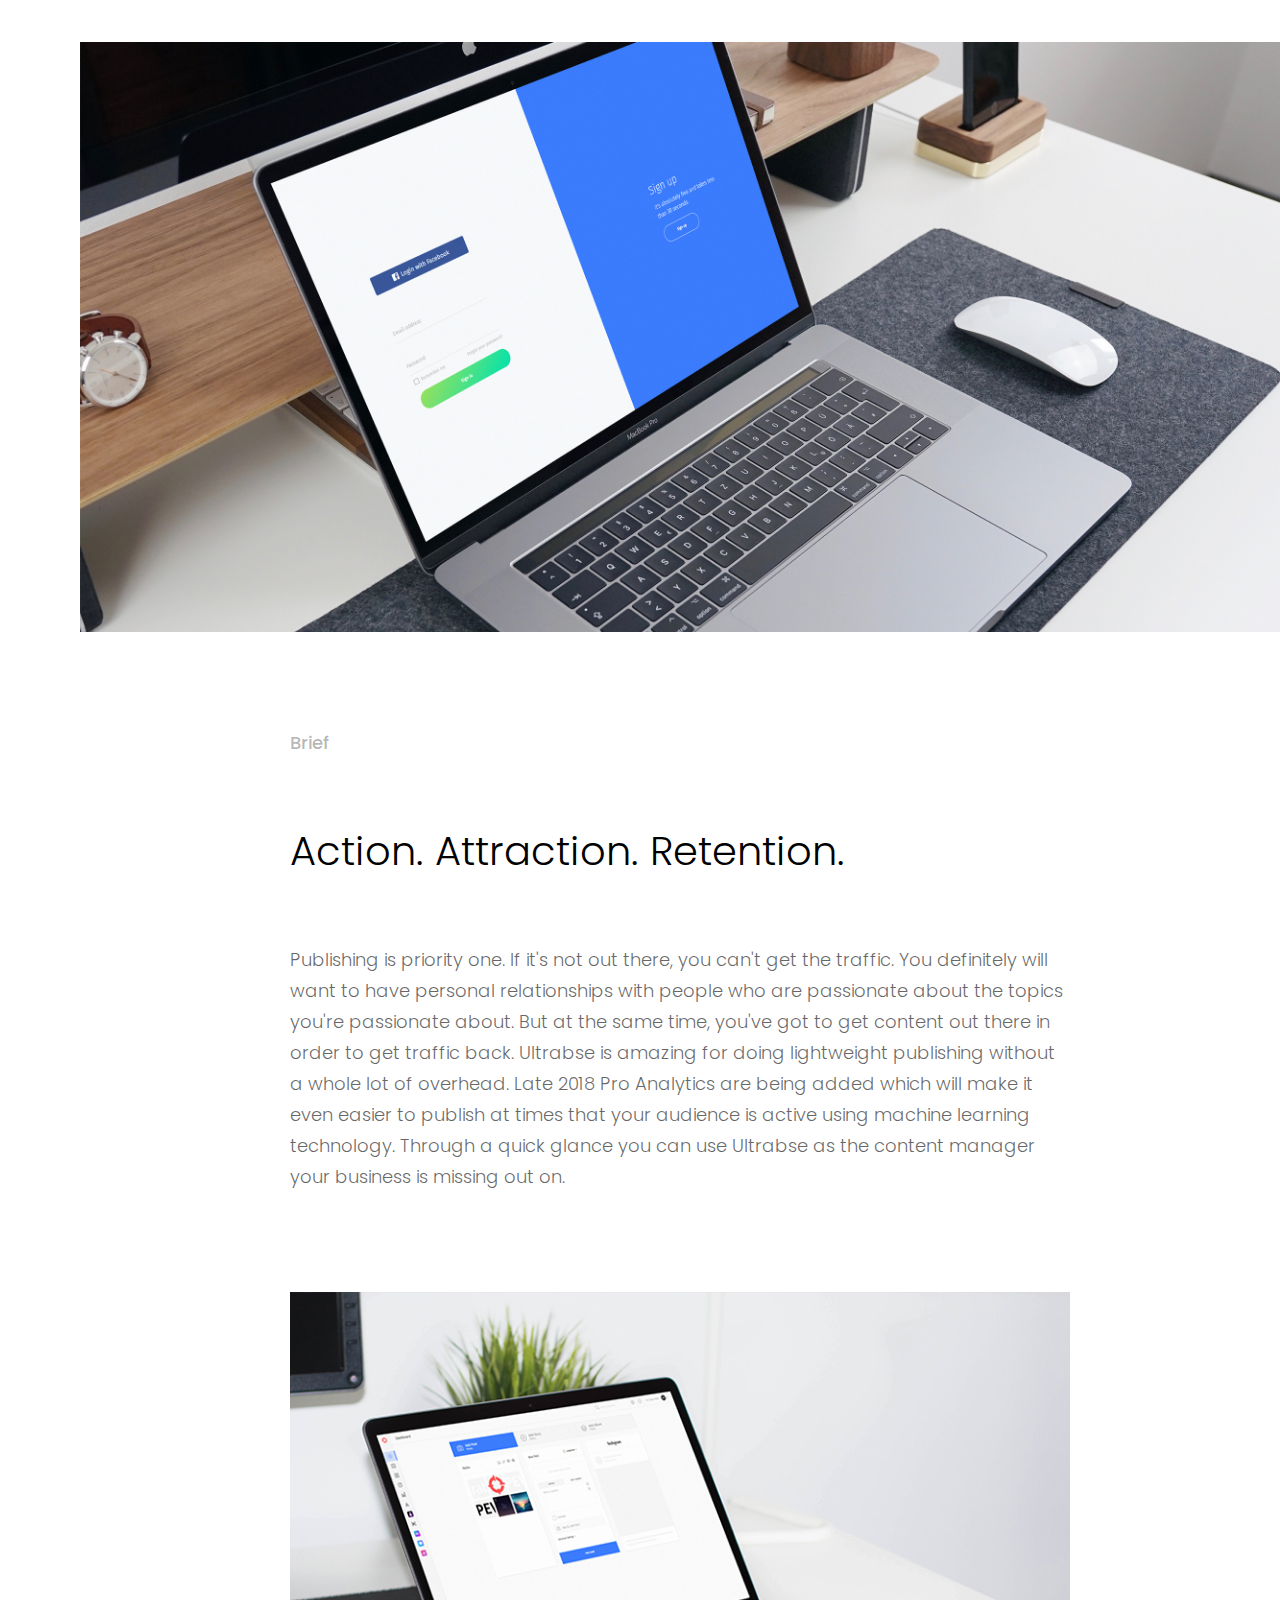
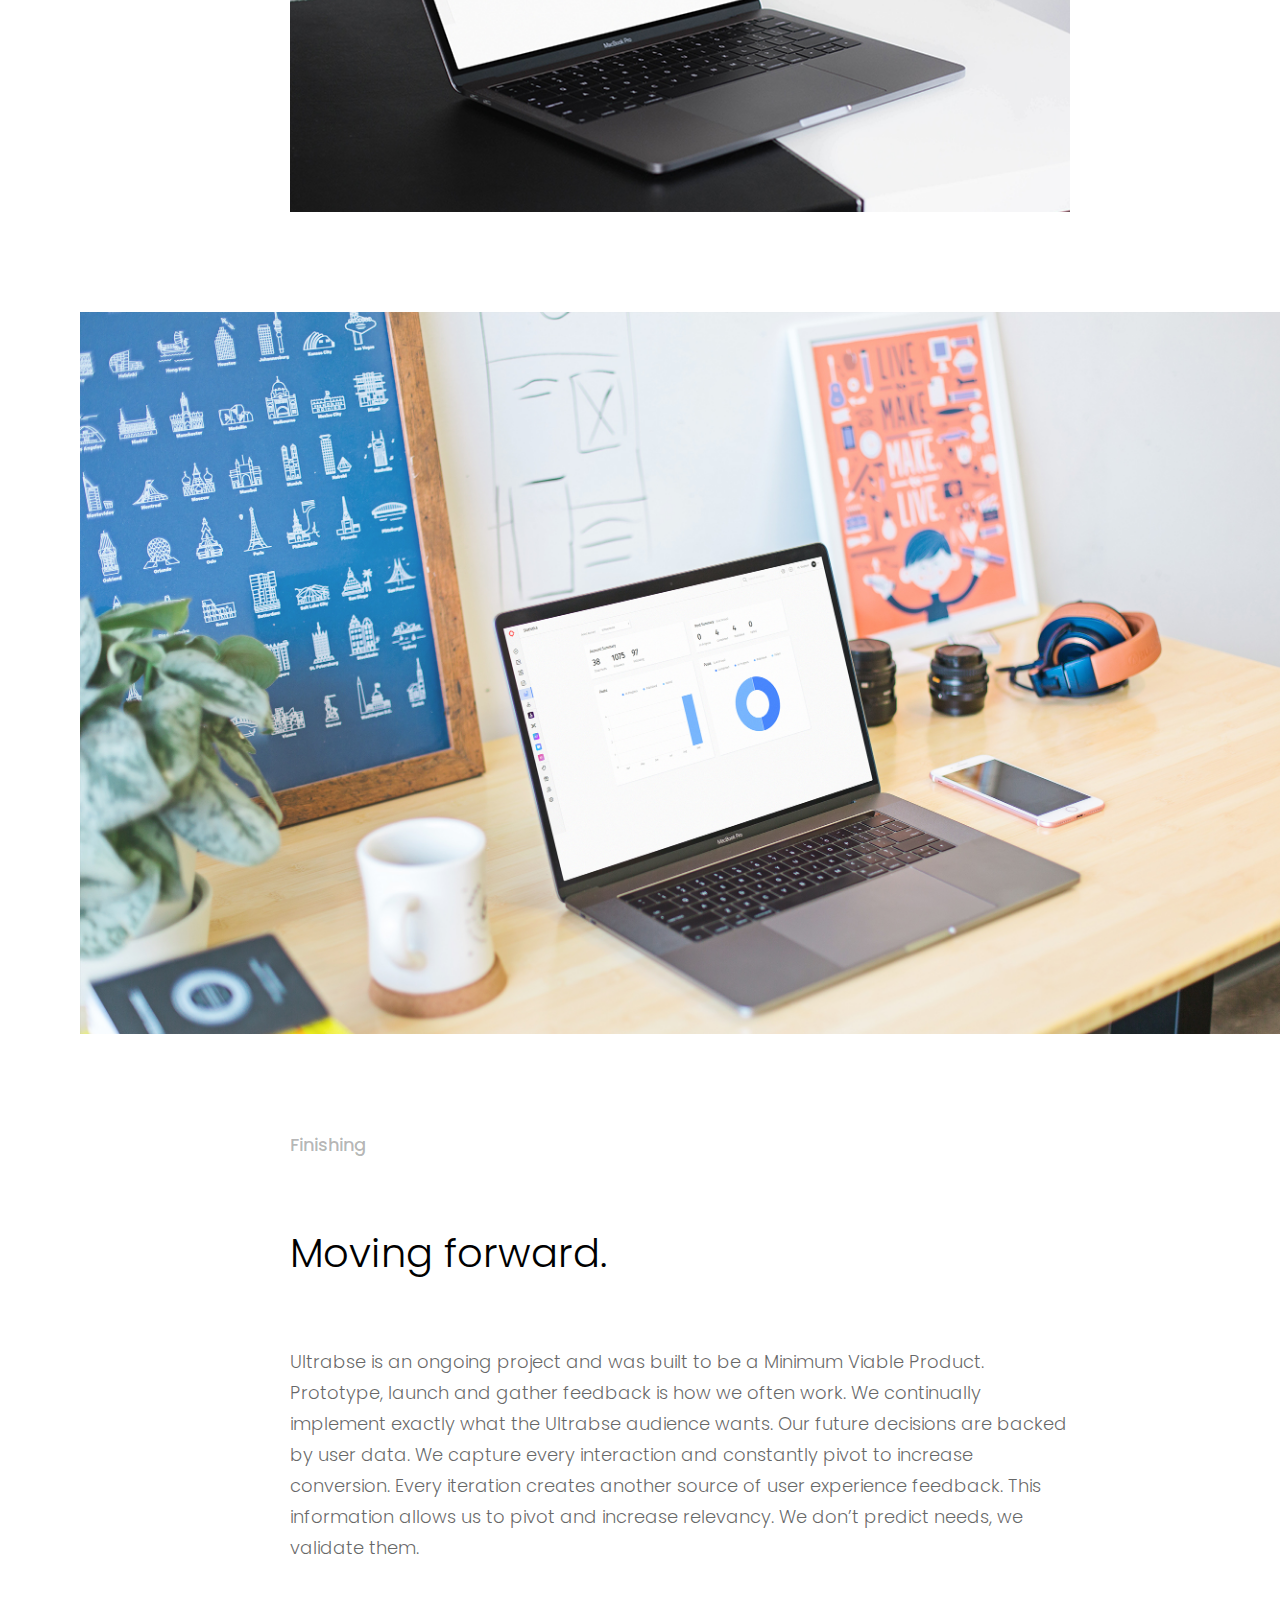
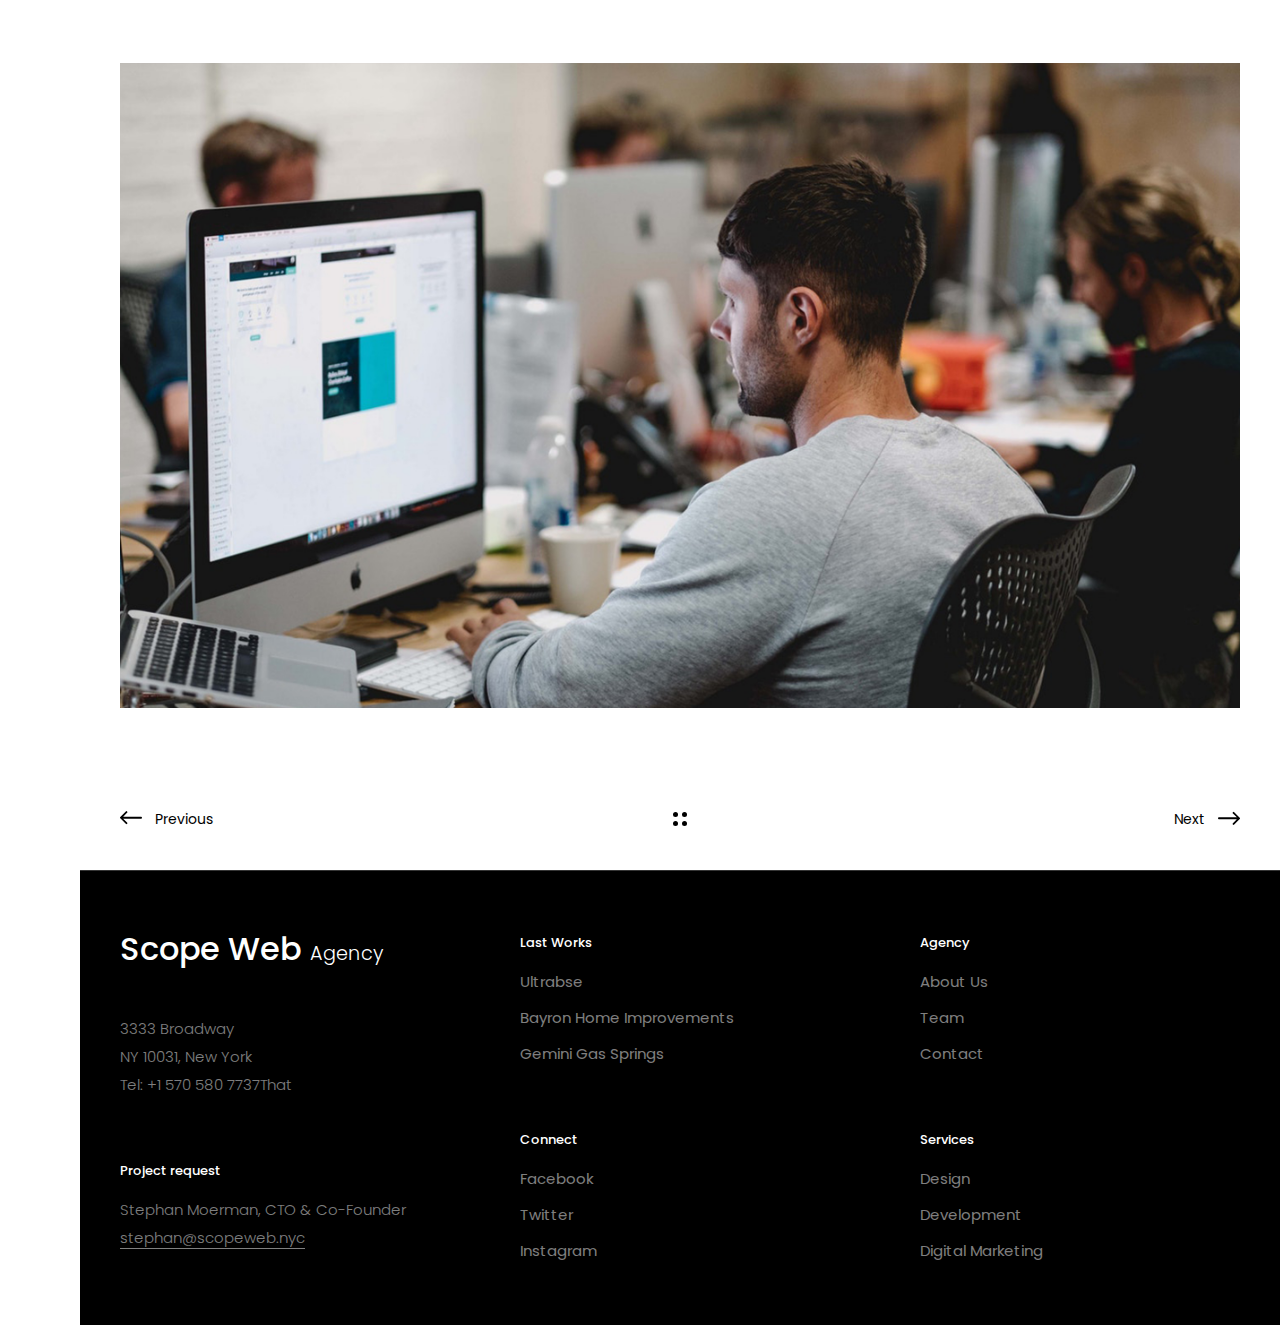
<file: ultrabse-case-study.html>
<!DOCTYPE html>
<html class="no-js" lang="en-US">
<head>
	<meta charset="utf-8">
    <meta content="width=device-width, initial-scale=1.0, maximum-scale=1.0, user-scalable=0" name="viewport">
    <meta http-equiv="content-type" content="text/html; charset=UTF-8"/>
    <title>Ultrabse | Development Case Study | Scope Web</title>

    <!-- Favicon Icon -->
	<link rel="icon" type="image/png" href="assets/favicon/favicon.ico">	
	<!-- Apple, Android Icons -->
	<link rel="apple-touch-icon" sizes="57x57" href="assets/favicon/apple-icon-57x57.png">
	<link rel="apple-touch-icon" sizes="60x60" href="assets/favicon/apple-icon-60x60.png">
	<link rel="apple-touch-icon" sizes="72x72" href="assets/favicon/apple-icon-72x72.png">
	<link rel="apple-touch-icon" sizes="76x76" href="assets/favicon/apple-icon-76x76.png">
	<link rel="apple-touch-icon" sizes="114x114" href="assets/favicon/apple-icon-114x114.png">
	<link rel="apple-touch-icon" sizes="120x120" href="assets/favicon/apple-icon-120x120.png">
	<link rel="apple-touch-icon" sizes="144x144" href="assets/favicon/apple-icon-144x144.png">
	<link rel="apple-touch-icon" sizes="152x152" href="assets/favicon/apple-icon-152x152.png">
	<link rel="apple-touch-icon" sizes="180x180" href="assets/favicon/apple-icon-180x180.png">
	<link rel="icon" type="image/png" sizes="192x192"  href="assets/favicon/android-icon-192x192.png">
	<link rel="icon" type="image/png" sizes="32x32" href="assets/favicon/favicon-32x32.png">
	<link rel="icon" type="image/png" sizes="96x96" href="assets/favicon/favicon-96x96.png">
	<link rel="icon" type="image/png" sizes="16x16" href="assets/favicon/favicon-16x16.png">
	<link rel="manifest" href="assets/favicon/manifest.json">
	<meta name="msapplication-TileColor" content="#ffffff">
	<meta name="msapplication-TileImage" content="assets/favicon/ms-icon-144x144.png">
	<meta name="theme-color" content="#ffffff">

    <!-- Stylesheets -->
	<link href="http://fonts.googleapis.com/css?family=Poppins:300,400,500" rel="stylesheet" type="text/css">
	<link href="assets/css/style.css" id="default-style-css" media="all" rel="stylesheet" type="text/css">
	<link href="assets/css/font-awesome.min.css" id="fontawesome-style-css" media="all" rel="stylesheet" type="text/css">
	<link href="assets/css/ionicons.css" id="ionic-icons-style-css" media="all" rel="stylesheet" type="text/css">
	<link href="assets/css/mqueries.css" id="responsive-css" media="all" rel="stylesheet" type="text/css">
</head>
<body>
	<div class="text-light show-logo" id="page-loader">
		<span class="loader-icon bullets-jump"><span></span><span></span><span></span></span>
	</div>
	<div id="page-content">
		<header class="header-left" id="header">
			<div class="header-inner clearfix">
				<div class="logo-left text-light" id="logo">
					<a href="index.html"><img alt="Logo Dark" id="dark-logo" src="assets/uploads/logo-scopeweb-dark.png" srcset="assets/uploads/logo-scopeweb-dark.png 1x, assets/uploads/logo-scopeweb-dark@2x.png 2x"> <img alt="Logo Light" id="light-logo" src="assets/uploads/logo-scopeweb-light.png" srcset="assets/uploads/logo-scopeweb-light.png 1x, assets/uploads/logo-scopeweb-light@2x.png 2x"></a>
				</div>
				<div class="clearfix" id="menu">
					<div class="menu-actions">
						<div class="menu-toggle">
							<span class="hamburger"></span>
						</div>
					</div>
					<div id="menu-inner">
						<nav id="main-nav">
							<ul>
								<li>
									<a href="index.html">Home</a>
								</li>
								<li>
									<a href="portfolio.html">Portfolio</a>
								</li>
								<li>
									<a href="about.html">About</a>
								</li>
								<li>
									<a href="blog.html">Blog</a>
								</li>
								<li>
									<a href="contact.html">Contact</a>
								</li>
							</ul>
						</nav>
					</div>
				</div>
				<div id="header-actions">
					<div class="header-search">
						<a class="search-open action-search open-action" data-action="search-overlay" href="#"><svg class="search" viewbox="0 0 43.9 43.9" xmlns="http://www.w3.org/2000/svg">
						<path d="M43.1,39.6L29.9,26.4c2-2.7,3.2-6.1,3.2-9.8C33.2,7.4,25.7,0,16.6,0S0,7.4,0,16.6c0,9.2,7.4,16.6,16.6,16.6 c3.7,0,7.1-1.2,9.8-3.2l13.2,13.2c1,1,2.6,1,3.5,0C44.1,42.2,44.1,40.6,43.1,39.6z M4.7,16.6C4.7,10,10,4.7,16.6,4.7 S28.5,10,28.5,16.6c0,6.6-5.3,11.9-11.9,11.9S4.7,23.1,4.7,16.6z"></path></svg></a>
					</div>
					<div class="header-totop">
						<a class="totop" href="#"><svg class="arrow arrow-top" viewbox="0 0 60 35.35" xmlns="http://www.w3.org/2000/svg">
						<path d="M0,16.88a3,3,0,0,0,.16.94,1.51,1.51,0,0,0,.63.78l15,15a2.14,2.14,0,0,0,3.52.08,2.14,2.14,0,0,0-.08-3.52L8.59,19.38H57.5a2.5,2.5,0,1,0,0-5H8.59L19.22,3.59A2.14,2.14,0,0,0,19.3.08a2.14,2.14,0,0,0-3.52.08l-15,15a1.51,1.51,0,0,0-.62.78A3,3,0,0,0,0,16.88Z"></path></svg></a>
					</div>
				</div>
				<div id="header-actions-overlay">
					<a class="action-close header-close" href=""></a>
					<div class="action-overlay search-overlay">
						<form action="" class="searchform" id="header-searchform" method="get" name="header-searchform" role="search">
							<input id="s" name="s" placeholder="Enter your search" type="text" value=""><input id="searchsubmit" type="submit" value="Search">
						</form>
						<h6 class="widget-title">Press Enter to start</h6>
					</div>
				</div>
				<div class="custom" id="header-widget">
					<div class="copyright">
						Copyright by <a href="https://www.scopeweb.nyc">Scope Web LLC</a>
					</div>
				</div>
			</div><span class="pseudo-close header-close"></span>
        </header>
        
        <!-- HERO & BODY -->
        <div id="hero-and-body">
    
            <!-- HERO  -->
            <section id="hero" class="hero-full text-light parallax-section" data-parallax-image="assets/uploads/ultrabse-casestudy-hero.jpg">
            
                <div id="page-title" class="wrapper-big">
                    <h1><strong>Ultrabse</strong></h1>
                    <div class="spacer-mini"></div>
                    <h5>Product Development</h5>
                </div>
        
            </section>
            <!-- HERO -->

            <!-- PAGEBODY -->
            <section id="page-body">
            
                <div class="spacer-big"></div>
                
                <div class="wrapper-small">
                    <div class="column-section spaced-big clearfix">
                        <div class="column one-third">
                            <img src="assets/uploads/ultrabse-logo.png" srcset="assets/uploads/ultrabse-logo.png 1x, assets/uploads/ultrabse-logo@2x.png 2x" alt="Ultrabse logo">
                            <div class="spacer-medium"></div>
                            <h4><strong>What we did</strong></h4>
                            <ul class="nolist">
                                <li>Strategy</li>
                                <li>Web Development</li>
                                <li>Web Design</li>
                                <li>Search Engine Optimization</li>
                                <li>Hosting architecture</li>
                            </ul>
                            <div class="spacer-medium"></div>
                            <p><a href="https://ultrabse.nu" target="_blank" class="sr-button style-3 button-small">Visit website</a></p>
                        </div>
                        <div class="column two-third last-col">
                            <p class="h5">Ultrabse uses the latest technology to help agencies and brands reduce costs and attract high-quality followers on Instagram. Ultrabse is a Scope Web product, helping agencies, influencers and brands grow their global audience through clever scheduling and automation.</p>
                            <p class="h5">Ultrabse allows users to engage with potential customers efficiently. Competition is fierce on Instagram for English-speaking customers. Many small businesses have a hard time keeping track of their Instagram content. Everything becomes uneven and you lose interest, weakening the online representation of your brand. Ultrabse allows you to streamline your team's social media routine, automatically like posts that mention your brand or comment on posts to get the attention your brand deserves.</p>
                        </div>
                    </div> <!-- END .column-section -->
                </div><!-- END .wrapper -->
                
                <div class="spacer-big"></div>
                
                <img src="assets/uploads/ultrabse-shot-1.jpg" alt="Ultrabse signup and login page" style="width: 100%;">
                
                <div class="spacer-big"></div>
                
                <div class="wrapper-small">
                    <h5 style="color: rgba(0,0,0,0.3);"><strong>Brief</strong></h5>
                    <div class="spacer-medium"></div>
                    <h2>Action. Attraction. Retention.</h2>
                    <div class="spacer-medium"></div>
                    <p class="h5">Publishing is priority one. If it's not out there, you can't get the traffic. You definitely will want to have personal relationships with people who are passionate about the topics you're passionate about. But at the same time, you've got to get content out there in order to get traffic back. Ultrabse is amazing for doing lightweight publishing without a whole lot of overhead. Late 2018 Pro Analytics are being added which will make it even easier to publish at times that your audience is active using machine learning technology. Through a quick glance you can use Ultrabse as the content manager your business is missing out on.</p>
                    <div class="spacer-big"></div>
                    <div class="align-center">
                    <img src="assets/uploads/ultrabse-shot-small.jpg" alt="Ultrabse dashboard shot">
                    </div>
                </div> <!-- END .wrapper -->
                
				<div class="spacer-big"></div>
				
				<img class="text-dark" src="assets/uploads/ultrabse-dashboard-analytics.jpg" alt="Ultrabse Analytics dashboard" style="width: 100%;">
                
                <div class="spacer-big"></div>
                
                <div class="wrapper-small">
                    <h5 style="color: rgba(0,0,0,0.3);"><strong>Finishing</strong></h5>
                    <div class="spacer-medium"></div>
                    <h2>Moving forward.</h2>
                    <div class="spacer-medium"></div>
                    <p class="h5">Ultrabse is an ongoing project and was built to be a Minimum Viable Product. Prototype, launch and gather feedback is how we often work. We continually implement exactly what the Ultrabse audience wants. Our future decisions are backed by user data. We capture every interaction and constantly pivot to increase conversion. Every iteration creates another source of user experience feedback. This information allows us to pivot and increase relevancy. We don’t predict needs, we validate them.</p>
                </div> <!-- END .wrapper -->
                
                <div class="spacer-big"></div>
                
                <div class="wrapper">
                    <div class="align-center">
                    <img src="assets/uploads/ultrabse-future.jpg" alt="Ultrabse future moving forward">
                    </div>
                    
                    <div class="spacer-big"></div>
                    
                    <div id="single-pagination" class="portfolio-pagination">
                        <ul class="pagination">
                            <li class="prev"><a href="portfolio.html"><span class="text">Previous</span>
                                <svg class="arrow arrow-left" xmlns="http://www.w3.org/2000/svg" viewBox="0 0 60 35.35"><title>back-arrow</title><path d="M0,16.88a3,3,0,0,0,.16.94,1.51,1.51,0,0,0,.63.78l15,15a2.14,2.14,0,0,0,3.52.08,2.14,2.14,0,0,0-.08-3.52L8.59,19.38H57.5a2.5,2.5,0,1,0,0-5H8.59L19.22,3.59A2.14,2.14,0,0,0,19.3.08a2.14,2.14,0,0,0-3.52.08l-15,15a1.51,1.51,0,0,0-.62.78A3,3,0,0,0,0,16.88Z"></path></svg>
                            </a></li>
                            <li class="back"><a href="portfolio.html"><span class="filter-icon"><span></span></span></a></li>
                            <li class="next "><a href="portfolio.html"><span class="text">Next</span>
                                <svg class="arrow arrow-right" xmlns="http://www.w3.org/2000/svg" viewBox="0 0 60 35.35"><title>back-arrow</title><path d="M0,16.88a3,3,0,0,0,.16.94,1.51,1.51,0,0,0,.63.78l15,15a2.14,2.14,0,0,0,3.52.08,2.14,2.14,0,0,0-.08-3.52L8.59,19.38H57.5a2.5,2.5,0,1,0,0-5H8.59L19.22,3.59A2.14,2.14,0,0,0,19.3.08a2.14,2.14,0,0,0-3.52.08l-15,15a1.51,1.51,0,0,0-.62.78A3,3,0,0,0,0,16.88Z"></path></svg>
                            </a></li>
                        </ul>
                    </div>
                </div> <!-- END .wrapper -->
                            
            </section>
            <!-- PAGEBODY -->
        
        </div>
        <!-- HERO & BODY -->
        <footer class="text-light" id="footer">
			<div class="footer-inner wrapper">
				<div class="column-section spaced-big clearfix">
					<div class="column one-third">
						<div class="widget">
							<h3><strong>Scope Web</strong> <small>Agency</small></h3>
							<div class="spacer-small"></div>
							<p>3333 Broadway<br>
							NY 10031, New York<br>
							Tel: +1 570 580 7737That</p>
						</div>
						<div class="widget">
							<h5 class="widget-title title-alt"><strong>Project request</strong></h5>
							<p>Stephan Moerman, CTO &amp; Co-Founder<br>
							<a href="mailto:stephan@scopeweb.nyc?Subject=Project Request">stephan@scopeweb.nyc</a></p>
						</div>
					</div>
					<div class="column one-third">
						<div class="widget">
							<h5 class="widget-title title-alt"><strong>Last Works</strong></h5>
							<ul class="menu">
								<li>
									<a href="portfolio-single-casestudy.html">Ultrabse</a>
								</li>
								<li>
									<a href="portfolio-single-casestudy.html">Bayron Home Improvements</a>
								</li>
								<li>
									<a href="portfolio-single-casestudy.html">Gemini Gas Springs</a>
								</li>
							</ul>
						</div>
						<div class="widget">
							<h5 class="widget-title title-alt"><strong>Connect</strong></h5>
							<ul class="menu">
								<li>
									<a href="#">Facebook</a>
								</li>
								<li>
									<a href="#">Twitter</a>
								</li>
								<li>
									<a href="#">Instagram</a>
								</li>
							</ul>
						</div>
					</div>
					<div class="column one-third last-col">
						<div class="widget">
							<h5 class="widget-title title-alt"><strong>Agency</strong></h5>
							<ul class="menu">
								<li>
									<a href="#">About Us</a>
								</li>
								<li>
									<a href="#">Team</a>
								</li>
								<li>
									<a href="#">Contact</a>
								</li>
							</ul>
						</div>
						<div class="widget">
							<h5 class="widget-title title-alt"><strong>Services</strong></h5>
							<ul class="menu">
								<li>
									<a href="#">Design</a>
								</li>
								<li>
									<a href="#">Development</a>
								</li>
								<li>
									<a href="#">Digital Marketing</a>
								</li>
							</ul>
						</div>
					</div>
				</div>
			</div>
		</footer>
	</div>
    <script src="http://code.jquery.com/jquery-1.12.4.js" integrity="sha256-Qw82+bXyGq6MydymqBxNPYTaUXXq7c8v3CwiYwLLNXU=" crossorigin="anonymous">
    </script>
	<script src="assets/js/plugins.js" type="text/javascript">
	</script>
	<script src="assets/js/jquery.backgroundparallax.min.js" type="text/javascript">
	</script>
	<script src="assets/js/script.js" type="text/javascript">
	</script>
</body>
</html>
</file>
<file: assets/css/style.css>
/*-----------------------------------------------------------------------------------



	It's recomended to use/create a custom css file (ore place them at the end of this file) 
	to do you customizations in order to easily update the main css files without loosing your changes
				


/* -----------------------------------------------------------------------------------

	0.	RESET & CLEARFIX
	1.	BASICS (body, headers, links, etc)ml
	2. 	GENERAL ELEMENTS
	3.	HEADER
	4.	FOOTER
	5. 	MENU
	6. 	MENU TOGGLE (Hamburger)
	7. 	HEADER / MENU OPTIONS
	8. 	HERO / PAGETITLE
	9. 	PORTFOLIOt
	10. BLOG
	11. COMMENTS
	12. PAGE LOADER-
	13. PAGINATION
	14. EXTERN PLUGINS (smartscroll,masonry,revolution slider, owl)
	15. COLUMNS SECTION
	16. FULLWIDTH SECTION
	17. THUMB OVERLAY EFFECT
	18. ANIMATIONS (portfolio, hero, text, ...)
	19. ELEMENTS / SHORTCODES
	20. WIDGETS
	21. LOADER ICONS
	22. CUSTOM STYLE
	
----------------------------------------------------------------------------------- */

/*---------------------------------------------- 

0. RESET & CLEARFIX

------------------------------------------------*/
html, body, div, span, applet, object, iframe,
h1, h2, h3, h4, h5, h6, p, blockquote, pre,
a, abbr, acronym, address, big, cite, code,
del, dfn, em, font, img, ins, kbd, q, s, samp,
small, strike, strong, sub, sup, tt, var, figure,
b, u, i, center,
dl, dt, dd, ol, ul, li,
fieldset, form, label, legend,
table, caption, tbody, tfoot, thead, tr, th, td {
    margin: 0;
    padding: 0;
    border: 0;
    outline: 0;
    font-size: 100%;
}

ol, ul {
    list-style: none;
}

:focus {
    outline: 0;
}

/* deleting the default appearence for form elements */
input[type=text], input[type=password], input[type=submit], input[type=number], input[type=button], textarea, button, select {
    -moz-appearance: none;
    -webkit-appearance: none;
}

/* HTML5 display definitions */
article, aside, details, figure, footer, header, hgroup, menu, nav, section, dialog {
    display: block;
}

audio, canvas, video {
    display: inline-block;
}

audio:not([controls]) {
    display: none;
}

[hidden] {
    display: none;
    visibility: hidden;
}

.clearfix::after {
    content: "";
    display: block;
    clear: both;
    visibility: hidden;
    font-size: 0;
    height: 0;
}

.clearfix {
    *display: inline-block;
    height: 1%;
}

.clear {
    clear: both;
    display: block;
    font-size: 0;
    height: 0;
    line-height: 0;
    width: 100%;
}

/* Disable hover pointers on scrolling (class set by js)*/
.is-scrolling, .is-scrolling * {
    pointer-events: none;
}

/*---------------------------------------------- 

1. BASICS

------------------------------------------------*/
html {
    height: 100%;
    font-size: 100%;
    -webkit-text-size-adjust: 100%; /* Prevent iOS text size adjust on orientation change without disabling user zoom */
    -ms-text-size-adjust: 100%;
    position: relative;
}

body {
    font-family: 'Poppins', 'Helvetica Neue', Helvetica, Arial, sans-serif;
    font-weight: 300;
    font-size: 15px;
    line-height: 28px;
    color: rgba(0, 0, 0, 0.6);
    text-align: left;
    position: relative;
    background: #ffffff;
    min-height: 100%;
}

.text-light {
    color: rgba(255, 255, 255, 0.7);
}

::selection {
    background: rgba(0, 0, 0, 0.05);
    color: #000000;
}

::-moz-selection {
    background: rgba(0, 0, 0, 0.05);
    color: #000000;
}

::-webkit-selection {
    background: rgba(0, 0, 0, 0.05);
    color: #000000;
}

.text-light ::selection {
    background: rgba(255, 255, 255, 0.14);
    color: #ffffff;
}

.text-light ::-moz-selection {
    background: rgba(255, 255, 255, 0.14);
    color: #ffffff;
}

.text-light ::-webkit-selection {
    background: rgba(255, 255, 255, 0.14);
    color: #ffffff;
}

/* Headings
---------------------------------------- */
h1, h2, h3, h4, h5, h6,
.h1, .h2, .h3, .h4, .h5, .h6 {
    font-family: 'Poppins';
    font-weight: 300;
}

h1 i, h2 i, h3 i, h4 i, h5 i, h6 i, h1 em, h2 em, h3 em, h4 em, h5 em, h6 em {
    font-style: italic;
}

h1 b, h2 b, h3 b, h4 b, h5 b, h6 b, h1 strong, h2 strong, h3 strong, h4 strong, h5 strong, h6 strong {
    font-weight: 500;
}

h1, h2, h3, h4, h5, h6 {
    color: #000000;
}

.text-light h1, .text-light h2, .text-light h3, .text-light h4, .text-light h5, .text-light h6,
h1.text-light, h2.text-light, h3.text-light, h4.text-light, h5.text-light, h6.text-light {
    color: #ffffff;
}

h1, .h1 {
    font-size: 66px;
    line-height: 105px;
}

h2, .h2 {
    font-size: 40px;
    line-height: 66px;
}

h3, .h3 {
    font-size: 32px;
    line-height: 52px;
}

h4, .h4 {
    font-size: 24px;
    line-height: 42px;
}

h5, .h5 {
    font-size: 18px;
    line-height: 31px;
}

h6, .h6 {
    font-size: 14px;
    line-height: 22px;
}

/* Headers Spacing */
div h1, div h2, div h3, div h4, div h5, div h6 {
    margin-top: 30px;
}

i + h1, i + h2, i + h3, i + h4, i + h5, i + h6 {
    margin-top: 15px;
}

div h1:first-child, div h2:first-child {
    margin-top: -0.18em;
}

div h1:last-child, div h2:last-child {
    margin-bottom: -0.18em;
}

div h3:first-child, div h4:first-child {
    margin-top: -0.25em;
}

div h3:last-child, div h4:last-child {
    margin-bottom: -0.25em;
}

div h5:first-child, div h6:first-child {
    margin-top: -0.3em;
}

div h5:last-child, div h6:last-child {
    margin-bottom: -0.3em;
}

/* delete margin for the big spacings */

h1 + h1, h1 + h2, h1 + h3, h1 + h4, h1 + h5, h1 + h6,
h2 + h1, h2 + h2, h2 + h3, h2 + h4, h2 + h5, h2 + h6,
h3 + h1, h3 + h2, h3 + h3, h3 + h4, h3 + h5, h3 + h6,
h4 + h1, h4 + h2, h4 + h3, h4 + h4, h4 + h5, h4 + h6,
h5 + h1, h5 + h2, h5 + h3, h5 + h4, h5 + h5, h5 + h6,
h6 + h1, h6 + h2, h6 + h3, h6 + h4, h6 + h5, h6 + h6 {
    margin-top: 0px;
}

.title-alt {
    color: rgba(0, 0, 0, 0.35);
}

.text-light .title-alt {
    color: rgba(255, 255, 255, 0.5);
}

.title-alt b, .title-alt strong, strong .title-alt {
    font-weight: 500;
}

.uppercase, .title-alt.uppercase {
    text-transform: uppercase;
    letter-spacing: 0.08em;
}

/* headings with link */
h1 a, h2 a, h3 a, h4 a, h5 a, h6 a {
    color: #000000;
}

.text-light h1 a, .text-light h2 a, .text-light h3 a, .text-light h4 a, .text-light h5 a, .text-light h6 a {
    color: #ffffff;
}

/* Forms
---------------------------------------- */
::-webkit-input-placeholder {
    color: #000000;
    transition: all 0.3s ease;
}

:-moz-placeholder {
    color: #000000;
    transition: all 0.3s ease;
}

::-moz-placeholder {
    color: #000000;
    transition: all 0.3s ease;
}

:-ms-input-placeholder {
    color: #000000;
    transition: all 0.3s ease;
}

.text-light ::-webkit-input-placeholder {
    color: #ffffff;
}

.text-light :-moz-placeholder {
    color: #ffffff;
}

.text-light ::-moz-placeholder {
    color: #ffffff;
}

.text-light :-ms-input-placeholder {
    color: #ffffff;
}

input[type=text], input[type=password], input[type=email], input[type=number], input[type=tel], textarea {
    font-family: 'Poppins';
    font-weight: 400;
    font-size: 14px;
    background: transparent;
    border: 1px solid rgba(0, 0, 0, 0.2);
    line-height: 22px;
    height: 22px;
    color: #000000;
    padding: 13px 10px;
    transition: all 200ms ease;
    -moz-border-radius: 0px;
    -khtml-border-radius: 0px;
    -webkit-border-radius: 0px;
    border-radius: 2px;
    resize: none;
}

.text-light:not(.transparent) input[type=text], .text-light:not(.transparent) input[type=password], .text-light:not(.transparent) input[type=email], .text-light:not(.transparent) input[type=number], .text-light:not(.transparent) input[type=tel], .text-light:not(.transparent) textarea {
    color: #ffffff;
    border-color: rgba(255, 255, 255, 0.3);
}

input.false[type=text], input.false[type=password]:focus, input.false[type=email], input.false[type=tel], input.false[type=number], textarea.false,
.check-error input[type=text], .check-error input[type=password]:focus, .check-error input[type=email], .check-error input[type=tel], .check-error input[type=number], .check-error textarea {
    border-color: #fa4d5a;
}

input[type=text], input[type=password], input[type=email], input[type=tel] {
    width: 100%;
    max-width: calc(100% - 20px);
}

textarea {
    width: 100%;
    min-height: 10rem;
    max-width: calc(100% - 20px);
}

input[type=submit], input[type=button], .button, button {
    cursor: pointer;
    display: inline-block;
    font-family: 'Poppins';
    font-weight: 400;
    font-size: 12px;
    line-height: 20px;
    text-align: center;
    margin-bottom: 5px;
    transition: all 0.2s ease;
    color: #ffffff;
    padding: 17px 40px;
    background: #000000;
    border: none;
    position: relative;
    border-radius: 2px;
    -moz-border-radius: 2px;
    -khtml-border-radius: 2px;
    -webkit-border-radius: 2px;
}

.text-light input[type=submit], .text-light input[type=button], .text-light .button, .text-light button {
    background: #ffffff;
    color: #000000;
}

input[type=submit]:hover, input[type=button]:hover, .button:hover, button:hover {
    background: rgba(0, 0, 0, 0.8);
    color: #ffffff;
}

.text-light input[type=submit]:hover, .text-light input[type=button]:hover, .text-light .button:hover, .text-light button:hover {
    background: rgba(255, 255, 255, 0.85);
    color: #000000;
}

select {
    background: transparent;
    border: 1px solid rgba(0, 0, 0, 0.2);
    font-size: 14px;
    font-weight: 300;
    height: 48px;
    width: auto;
    max-width: 100%;
    text-overflow: ellipsis;
    padding: 8px 20px 8px 8px;
    color: #000000;
    -moz-border-radius: 0px;
    -khtml-border-radius: 0px;
    -webkit-border-radius: 0px;
    border-radius: 2px;
    min-width: 120px;
    background-image: url("./assets/select-arrow.png");
    background-position: center right;
    background-repeat: no-repeat;
    -webkit-background-size: 20px 6px;
    -moz-background-size: 20px 6px;
    -o-background-size: 20px 6px;
    background-size: 20px 6px;
}

.text-light select {
    color: #ffffff;
    border-color: #fa4d5a;
    background-image: url("./assets/select-arrow-light.png");
}

select option {
    cursor: pointer;
    padding: 5px 7px;
}

label {
    font-weight: 400;
    font-size: 15px;
    width: 100%;
    color: rgba(0, 0, 0, 0.35);
    display: block;
    transition: color 0.2s ease;
}

.text-light label {
    color: rgba(255, 255, 255, 0.5);
}

.form-row.check-error label {
    color: #fa4d5a;
}

label abbr {
    color: rgba(0, 0, 0, 0.35);
    text-decoration: none;
}

.text-light abbr {
    color: rgba(255, 255, 255, 0.5);
}

input[type=radio] + label, input[type=checkbox] + label {
    display: inline-block;
    width: auto;
    margin-left: 5px;
}

form {
    margin-top: 20px;
    padding: 1px 0 0 0; /* work around for margin from form-row */
}

div form:first-child {
    margin: 0;
}

form .form-row {
    margin-top: 20px;
    position: relative;
}

div form:first-child .form-row:first-child,
div form:first-child .form-row.one-half:nth-child(2),
div form:first-child .form-row.one-third:nth-child(2), div form:first-child .form-row.one-third:nth-child(3), div form:first-child .form-row.two-third:nth-child(2),
div form:first-child .form-row.one-fourth:nth-child(2), div form:first-child .form-row.one-fourth:nth-child(3), div form:first-child .form-row.one-fourth:nth-child(4), div form:first-child .form-row.two-fourth:nth-child(2), div form:first-child .form-row.two-fourth:nth-child(3),
#reply-title + form:first-child .form-row:first-child {
    margin-top: 0px;
}

.form-row.hidden {
    display: none;
}

form .form-submit {
    margin-top: 20px;
}

form .form-note {
    position: fixed;
    z-index: 10;
    bottom: 0px;
    left: 0;
    width: 100%;
    display: none;
    color: #ffffff;
    font-size: 12px;
    line-height: 20px;
    border-radius: 2px;
    -moz-border-radius: 2px;
    -khtml-border-radius: 2px;
    -webkit-border-radius: 2px;
    text-align: center;
}

form .form-note .alert-error, form .form-note .alert-confirm {
    background: #fa4d5a;
    padding: 17px 0px;
    width: 100%;
}

form .form-note .alert-confirm {
    background: #38e394;
}

form .form-note.visible {
    -webkit-animation: show-hide 5s 1;
    -moz-animation: show-hide 5s 1;
    -ms-animation: show-hide 5s 1;
    animation: show-hide 5s 1;
}

@-webkit-keyframes show-hide {
    0% {
        opacity: 0;
        visibility: visible;
    }

    20% {
        opacity: 1;
    }

    80% {
        opacity: 1;
    }

    100% {
        opacity: 0;
        visibility: hidden;
    }
}

@-moz-keyframes show-hide {
    0% {
        opacity: 0;
        visibility: visible;
    }

    20% {
        opacity: 1;
    }

    80% {
        opacity: 1;
    }

    100% {
        opacity: 0;
        visibility: hidden;
    }
}

@keyframes show-hide {
    0% {
        opacity: 0;
        visibility: visible;
    }

    20% {
        opacity: 1;
    }

    80% {
        opacity: 1;
    }

    100% {
        opacity: 0;
        visibility: hidden;
    }
}

/* Links
---------------------------------------- */
a {
    text-decoration: none;
    cursor: pointer;
    -webkit-tap-highlight-color: rgba(0, 0, 0, 0);
    color: #000000;
    transition: all 0.2s ease;
}

a:hover {
    color: rgba(0, 0, 0, 0.6);
}

.text-light a, a.text-light, .text-dark a.text-light {
    color: #ffffff;
}

.text-light a:hover, a.text-light:hover, .text-dark a.text-light:hover {
    color: rgba(255, 255, 255, 0.7);
}

p a:not(.entry-navigation__item):not(.post-edit-link):not(.fancybox):not(.button):not(.image-text-link) {
    border-bottom: 1px solid #000000;
}

.text-light p a:not(.entry-navigation__item):not(.post-edit-link):not(.fancybox):not(.button):not(.image-text-link) {
    border-color: #ffffff;
}

blockquote p a {
    border: none;
}

/* Embedded content
---------------------------------------- */
img, object, video, audio {
    max-width: 100%;
    height: auto;
    display: inline-block;
    margin: 0;
    vertical-align: top;
}

/*img {
	width: auto;
	max-width: 100%; 
	border: 0;
	-ms-interpolation-mode: bicubic;
	}*/

p img {
    margin-top: 25px;
}

p img:first-child {
    margin-top: 0px;
}

img.alignleft {
    margin: 3px 25px 25px 0;
    float: left;
}

img.alignright {
    margin: 3px 0px 25px 25px;
    float: right;
}

p + video, p + audio {
    margin-top: 25px;
}

/* Lists
---------------------------------------- */
ul {
    margin-top: 15px;
    margin-left: 30px;
    list-style: disc;
}

ul.nolist {
    list-style: none;
    margin-left: 0px;
}

div ul:first-child, li ul:first-child {
    margin-top: 0px;
}

ol {
    margin-top: 15px;
    margin-left: 30px;
    list-style: decimal;
}

div ol:first-child, li ol:first-child {
    margin-top: 0px;
}

ul li, ol li {
    margin-top: 8px;
}

ul.biglist li, ol.biglist li, ul.nolist li, ol.nolist li {
    color: #000000;
}

.text-light ul.biglist li, .text-light ol.biglist li, .text-light ul.nolist li, .text-light ol.nolist li {
    color: #ffffff;
}

ul.biglist li, ol.biglist li {
    font-size: 18px;
    line-height: 28px;
    margin-top: 12px;
}

ul li:first-child, ol li:first-child {
    margin-top: 0px;
}

/* Others
---------------------------------------- */
p {
    margin-top: 15px;
}

div p:first-child {
    margin-top: 0px;
}

strong, b, dt {
    font-weight: 500;
}

i, dfn, em {
    font-style: italic;
}

blockquote {
    font-family: 'Poppins';
    font-weight: 300;
    font-size: 24px;
    line-height: 36px;
    color: #000000;
    position: relative;
    max-width: 1200px;
    margin: 40px auto;
}

#page-title blockquote {
    font-size: 36px;
    line-height: 54px;
}

.column:not(.one-full):not(.one-half) blockquote,
.single-content blockquote,
sidebar blockquote {
    font-size: 20px;
    line-height: 32px;
}

[class*='wrapper'] blockquote {
    max-width: 100%;
}

.text-light blockquote, blockquote.text-light {
    color: #ffffff;
}

div blockquote:first-child {
    margin-top: 0px;
}

div blockquote:last-child {
    margin-bottom: 0px;
}

blockquote > p:first-of-type::before, blockquote > p:first-of-type::after {
    content: '"';
    font-size: 1.2em;
    line-height: 0;
    vertical-align: -0.25em;
    margin-right: .2em;
}

blockquote > p:first-of-type::after {
    margin-right: 0;
    margin-left: .2em;
}

blockquote > p a {
    color: #000000;
}

blockquote > p a:hover {
    color: rgba(0, 0, 0, 0.6);
}

blockquote cite {
    display: block;
    font-size: 16px;
    line-height: 24px;
    font-family: 'Poppins';
    font-weight: 300;
    letter-spacing: 0em;
    font-style: normal;
    color: rgba(0, 0, 0, 0.6);
    margin-top: 15px;
}

.text-light blockquote cite, blockquote.text-light cite {
    color: rgba(255, 255, 255, 0.7);
}

blockquote figure {
    margin: 20px auto 0 auto;
    width: 80px;
    height: 80px;
    border-radius: 60px;
    overflow: hidden;
    text-align: center;
}

blockquote p {
    margin: 0;
}

pre {
    padding: 20px;
    margin-top: 20px;
    font-size: 13px;
    line-height: 18px;
    background: rgba(0, 0, 0, 0.06);
    display: block;
    border-radius: 3px;
    overflow-x: auto;
}

.text-light pre {
    background: rgba(255, 255, 255, 0.12);
}

div pre:first-child {
    margin-top: 0px;
}

code {
    padding: 0 7px 0 5px;
    display: inline-block;
    border-radius: 3px;
    background: rgba(0, 0, 0, 0.06);
    color: #000000;
    font-size: 13px;
    line-height: 18px;
    position: relative;
    top: -1px;
    font-style: italic;
}

.text-light code {
    background: rgba(255, 255, 255, 0.12);
}

small {
    font-size: 0.85em;
    line-height: 1.5em;
}

h1 small, h2 small, h3 small, h4 small {
    font-size: 0.6em;
}

h5 small {
    font-size: 0.75em;
}

h6 small {
    font-size: 0.85em;
}

/*---------------------------------------------- 

2. GENERAL ELEMENTS

------------------------------------------------*/
#page-content {
    overflow: hidden;
    margin: 0;
    min-width: 1200px;
    max-width: 100%;
    min-height: 101vh;
}

.loading-end #page-content {
    min-height: auto;
} /*workaround for isotope content (without other content) when scrollbar is active*/

.wrapper, .wrapper-small, .wrapper-big {
    width: 1200px;
    margin: 0 auto;
    max-width: calc(100% - 80px);
}

.wrapper-small {
    width: 780px;
}

#hero[class*='side-'] ~ #page-body .wrapper-small {
    max-width: calc(100% - 160px);
}

.wrapper-big {
    width: calc(100% - 80px);
    max-width: 1680px;
}

.wrapper::after, .wrapper-small::after, .wrapper-big::after {
    content: "";
    display: block;
    clear: both;
    visibility: hidden;
    font-size: 0;
    height: 0;
}

/*
.main-content {
	width: calc(100% - 330px);
	}	
	
aside.sidebar {
	width: 280px;
	margin-bottom: 50px;
	}
*/

.align-center {
    text-align: center;
}

.align-right {
    text-align: right;
}

/* icons */
i[class*='ion-'], i[class*='fa-'] {
    color: #000000;
}

.text-light i[class*='ion-'], .text-light i[class*='fa-'] {
    color: #ffffff;
}

/*---------------------------------------------- 

3. HEADER

------------------------------------------------*/
header {
    position: fixed;
    top: 0;
    left: 0;
    width: 80px;
    height: 100%;
    z-index: 1501;
    background: #ffffff;
    -webkit-box-sizing: border-box;
    -moz-box-sizing: border-box;
    -ms-box-sizing: border-box;
    box-sizing: border-box;
    -webkit-transition: all 799ms cubic-bezier(0.74, 0.215, 0.125, 1); /* older webkit */
    -webkit-transition: all 799ms cubic-bezier(0.74, 0.215, 0.125, 1.02);
    -moz-transition: all 799ms cubic-bezier(0.74, 0.215, 0.125, 1.02);
    -o-transition: all 799ms cubic-bezier(0.74, 0.215, 0.125, 1.02);
    transition: all 799ms cubic-bezier(0.74, 0.215, 0.125, 1.02); /* custom */
    -webkit-transition-timing-function: cubic-bezier(0.74, 0.215, 0.125, 1); /* older webkit */
    -webkit-transition-timing-function: cubic-bezier(0.74, 0.215, 0.125, 1.02);
    -moz-transition-timing-function: cubic-bezier(0.74, 0.215, 0.125, 1.02);
    -o-transition-timing-function: cubic-bezier(0.74, 0.215, 0.125, 1.02);
    transition-timing-function: cubic-bezier(0.74, 0.215, 0.125, 1.02); /* custom */
    transition-delay: 0.06s;
}

header.header-right {
    left: auto;
    right: 0;
}

header.menu-is-open,
header.action-is-active {
    width: 380px;
    transition-delay: 0s;
}

/* right border instead of normal border because of the button overlay */
header::after {
    content: "";
    position: absolute;
    top: 0;
    right: 0;
    width: 1px;
    height: 100%;
    background: rgba(0, 0, 0, 0.13);
    z-index: 1501;
}

header.header-right::after {
    left: 0;
    right: auto;
}

#hero-and-body, #page-body, #hero, #footer {
    left: 0px;
    position: relative;
    -webkit-transition: left 599ms cubic-bezier(0.74, 0.215, 0.125, 1.02), right 599ms cubic-bezier(0.74, 0.215, 0.125, 1.02);
    -moz-transition: left 599ms cubic-bezier(0.74, 0.215, 0.125, 1.02), right 599ms cubic-bezier(0.74, 0.215, 0.125, 1.02);
    -o-transition: left 599ms cubic-bezier(0.74, 0.215, 0.125, 1.02), right 599ms cubic-bezier(0.74, 0.215, 0.125, 1.02);
    transition: left 599ms cubic-bezier(0.74, 0.215, 0.125, 1.02), right 599ms cubic-bezier(0.74, 0.215, 0.125, 1.02);
}

header.menu-is-open ~ #hero-and-body, header.menu-is-open ~ #page-body, header.menu-is-open ~ #hero, header.menu-is-open ~ #footer,
header.action-is-active ~ #hero-and-body, header.action-is-active ~ #page-body, header.action-is-active ~ #hero, header.action-is-active ~ #footer {
    left: 300px;
    -webkit-transition: left 849ms cubic-bezier(0.74, 0.215, 0.125, 1.02), right 849ms cubic-bezier(0.74, 0.215, 0.125, 1.02);
    -moz-transition: left 849ms cubic-bezier(0.74, 0.215, 0.125, 1.02), right 849ms cubic-bezier(0.74, 0.215, 0.125, 1.02);
    -o-transition: left 849ms cubic-bezier(0.74, 0.215, 0.125, 1.02), right 849ms cubic-bezier(0.74, 0.215, 0.125, 1.02);
    transition: left 849ms cubic-bezier(0.74, 0.215, 0.125, 1.02), right 849ms cubic-bezier(0.74, 0.215, 0.125, 1.02);
    transition-delay: 0.06s;
}

header.header-right.menu-is-open ~ #hero-and-body, header.header-right.menu-is-open ~ #page-body, header.header-right.menu-is-open ~ #hero, header.header-right.menu-is-open ~ #footer,
header.header-right.action-is-active ~ #hero-and-body, header.header-right.action-is-active ~ #page-body, header.header-right.action-is-active ~ #hero, header.header-right.action-is-active ~ #footer {
    left: -300px;
}

header .pseudo-close {
    position: fixed;
    width: 100%;
    height: 0;
    left: 380px;
    top: 0;
    background: transparent;
    visibility: hidden;
}

header.header-right .pseudo-close {
    right: 380px;
    left: auto;
}

header.menu-is-open .pseudo-close,
header.action-is-active .pseudo-close {
    height: 100%;
    visibility: visible;
}

header #logo {
    position: fixed;
    top: 20px;
    left: calc(80px + 40px);
    width: auto;
    z-index: 1502;
}

header.header-right #logo {
    right: calc(80px + 40px);
    left: auto;
}

header #logo.logo-right {
    right: 40px;
    left: auto;
}

header.header-right #logo.logo-right {
    right: calc(80px + 40px);
    left: auto;
}

header.header-right #logo.logo-left {
    left: 40px;
    right: auto;
}

header.menu-is-open:not(.header-right) #logo.logo-right,
header.action-is-active:not(.header-right) #logo.logo-right {
    right: calc(100% - 80px - 40px);
    left: auto;
    -webkit-transform: translateX(100%);
    -moz-transform: translateX(100%);
    -ms-transform: translateX(100%);
    -o-transform: translateX(100%);
    transform: translateX(100%);
}

header.header-right.menu-is-open #logo.logo-left,
header.header-right.action-is-active #logo.logo-left {
    left: calc(100% - 80px - 40px);
    right: auto;
    -webkit-transform: translateX(-100%);
    -moz-transform: translateX(-100%);
    -ms-transform: translateX(-100%);
    -o-transform: translateX(-100%);
    transform: translateX(-100%);
}

header.action-is-active #logo {
    left: 30px;
}

header.action-is-active:not(.header-right) #logo.logo-right {
    right: calc(100% - 30px);
}

header.header-right.action-is-active #logo.logo-right {
    right: 30px;
    left: auto;
}

header.header-right.action-is-active #logo.logo-left {
    left: calc(100% - 30px);
    right: auto;
}

header #logo .text-logo {
    font-weight: 600;
    font-size: 28px;
    text-transform: uppercase;
    line-height: 50px; /* Logo height */
    letter-spacing: 0.05em;
}

header #logo a {
    display: block;
    width: auto;
    transition: all 0.3s ease;
}

header #logo.hide-on-hero a {
    opacity: 0;
    visibility: hidden;
}

header.menu-is-open #logo a, header.action-is-active #logo a {
    opacity: 1;
    visibility: visible;
    transition-delay: 0.6s;
    transition-duration: 0.5s;
}

header.hero-invisible #logo.hide-on-hero a {
    opacity: 1;
    visibility: visible;
}

header #logo img {
    width: auto;
    max-width: inherit;
    height: 50px; /* Logo height */
    transition: all 0.3s ease;
}

header #logo img#dark-logo + img#light-logo {
    position: absolute;
    top: 0;
    left: 0;
    opacity: 0;
    visibility: hidden;
}

/* Header widgets */
#header-widget {
    position: absolute;
    left: 20px;
    bottom: -10px;
    overflow: hidden;
    transition: all 0.4s ease;
    z-index: 1502;
}

header.action-is-active #header-widget {
    opacity: 0;
    visibility: hidden;
}

#header-widget.custom {
    -webkit-transform: rotate(-90deg);
    -moz-transform: rotate(-90deg);
    -ms-transform: rotate(-90deg);
    -o-transform: rotate(-90deg);
    transform: rotate(-90deg);
    -moz-transform-origin: 0 0;
    -ms-transform-origin: 0 0;
    -o-transform-origin: 0 0;
    -webkit-transform-origin: 0 0;
    transform-origin: 0 0;
    color: rgba(0, 0, 0, 0.35);
    font-size: 0.85em;
    width: 350px;
    line-height: 40px;
}

header.header-right #header-widget.custom {
    right: -290px;
    left: auto;
}

.text-light #header-widget.custom {
    color: rgba(255, 255, 255, 0.5);
}

#header-widget.social {
    bottom: 30px;
    left: 20px;
    width: 40px;
    text-align: center;
}

header.header-right #header-widget.social {
    right: 20px;
    left: auto;
}

#header-widget.social .socialmedia-widget li {
    width: 100%;
}

#header-widget.social .socialmedia-widget li a {
    padding: 0;
    padding-top: 12px;
}

#header-widget.headerbutton {
    left: 0px;
    bottom: 0px;
    width: 100%;
}

#header-widget.headerbutton span {
    max-width: 80px;
    display: inline-block;
}

#header-widget.headerbutton a {
    width: calc(100% - 10px);
    padding: 15px 5px;
    display: block;
    margin: 0;
    border-radius: 0px;
    text-align: center;
    font-size: 14px;
}

#header-widget.headerbutton .sr-button.header-button:hover {
    opacity: 0.8;
}

/* Header Actions */
#header-actions {
    position: absolute;
    z-index: 1503;
    width: 100%;
    max-width: 80px;
    top: 105px;
    padding-top: 5px; /* padding is for preventing cutting on backtotop (if alone) animation*/
    left: 0;
    overflow: hidden;
    min-height: 180px;
    transition: all 0.4s ease;
}

header.header-right #header-actions {
    right: 0;
    left: auto;
}

header.action-is-active #header-actions {
    opacity: 0;
    visibility: hidden;
}

/* filter */
.header-filter {
    width: 14px;
    height: 14px;
    margin-left: 33px;
    position: relative;
}

.filter-icon {
    width: 100%;
    height: 100%;
    display: block;
    cursor: pointer;
}

.filter-icon::after, .filter-icon::before,
.filter-icon span::after, .filter-icon span::before {
    content: "";
    position: absolute;
    top: 0;
    left: 0;
    width: 5px;
    height: 5px;
    background: #000000;
    border-radius: 50%;
    transition: all 0.3s ease;
}

.text-light .filter-icon::after, .text-light .filter-icon::before,
.text-light .filter-icon span::after, .text-light .filter-icon span::before {
    background: #ffffff;
}

.filter-icon::before {
    top: auto;
    left: auto;
    bottom: 0;
    right: 0;
}

.filter-icon span::after {
    top: 0;
    right: 0;
    bottom: auto;
    left: auto;
}

.filter-icon span::before {
    top: auto;
    right: auto;
    bottom: 0;
    left: 0;
}

.filter-icon:hover span::after, .filter-icon:hover span::before {
    opacity: 0.4;
}

/* search */
.header-search {
    width: 30px;
    height: 17px;
    margin-left: 25px;
    margin-top: 20px;
}

#header-actions .header-search:first-child {
    margin-top: 0px;
}

.header-search > a {
    display: inline-block;
    width: 17px;
    height: 17px;
    margin: 0 0 0 7px;
    transition: all 0.2s ease;
    text-align: center;
}

.header-search > a:hover {
    opacity: 0.5;
}

.search {
    fill: #000000;
}

.text-light .search {
    fill: #ffffff;
}

/* to top */
.header-totop {
    width: 30px;
    height: 22px;
    margin-left: 25px;
    margin-top: 30px;
    opacity: 0;
    visibility: hidden;
    transition: all 0.3s ease;
    text-align: center;
}

#header-actions .header-totop:first-child {
    margin-top: 0px;
}

.header-totop.visible {
    margin-top: 20px;
    opacity: 1;
    visibility: visible;
}

.header-totop a.totop {
    display: inline-block;
    width: 22px;
    height: 22px;
    margin: 0;
    transition: all 0.3s ease;
}

.header-totop a.totop:hover {
    margin-top: -4px;
}

.arrow {
    width: 22px;
    height: 22px;
    display: inline-block;
    position: relative;
    fill: #000000;
}

.text-light .arrow {
    fill: #ffffff;
}

.arrow.arrow-top {
    -webkit-transform: rotate(90deg);
    -moz-transform: rotate(90deg);
    -ms-transform: rotate(90deg);
    -o-transform: rotate(90deg);
    transform: rotate(90deg);
}

.arrow.arrow-bottom {
    -webkit-transform: rotate(-90deg);
    -moz-transform: rotate(-90deg);
    -ms-transform: rotate(-90deg);
    -o-transform: rotate(-90deg);
    transform: rotate(-90deg);
}

.arrow.arrow-right {
    -webkit-transform: rotate(180deg);
    -moz-transform: rotate(180deg);
    -ms-transform: rotate(180deg);
    -o-transform: rotate(180deg);
    transform: rotate(180deg);
}

/* share */
.header-share {
    margin-top: 20px;
    position: relative;
    cursor: pointer;
}

#header-actions .header-share:first-child {
    margin-top: 0px;
}

.header-share ~ div {
    transition: all 0.3s ease 0.1s;
}

.header-share:hover ~ div {
    margin-left: 82px;
}

header.header-right .header-share:hover ~ div {
    margin-left: -22px;
}

.share-icon {
    width: 18px;
    height: 17px;
    margin-left: 32px;
    display: block;
    position: relative;
    transition: all 0.3s ease;
}

.header-share:hover .share-icon {
    margin-left: 82px;
    transition-delay: 0s;
}

header.header-right .header-share:hover .share-icon {
    margin-left: -22px;
}

.share-icon .dots, .share-icon .dots::after, .share-icon .dots::before {
    content: "";
    position: absolute;
    top: calc(50% - 3px);
    left: 0px;
    width: 5px;
    height: 5px;
    background: #000000;
    border-radius: 5px;
}

.text-light .share-icon .dots, .text-light .share-icon .dots::after, .text-light .share-icon .dots::before {
    background: #ffffff;
}

.share-icon .dots::after {
    top: -5.5px;
    left: 12px;
}

.share-icon .dots::before {
    top: 6px;
    left: 12px;
}

.share-icon .strokes::after, .share-icon .strokes::before {
    content: "";
    position: absolute;
    top: calc(50% - 4.5px);
    left: 2px;
    width: 14px;
    height: 1.5px;
    background: #000000;
    -webkit-transform: rotate(-26deg);
    -moz-transform: rotate(-26deg);
    -ms-transform: rotate(-26deg);
    -o-transform: rotate(-26deg);
    transform: rotate(-26deg);
}

.text-light .share-icon .strokes::after, .text-light .share-icon .strokes::before {
    background: #ffffff;
}

.share-icon .strokes::before {
    top: calc(50% + 2.5px);
    left: 2px;
    -webkit-transform: rotate(26deg);
    -moz-transform: rotate(26deg);
    -ms-transform: rotate(26deg);
    -o-transform: rotate(26deg);
    transform: rotate(26deg);
}

.share-content {
    position: absolute;
    top: 0;
    left: -101%;
    width: 100%;
    transition: all 0.4s ease;
}

header.header-right .header-share .share-content {
    left: 101%;
}

.header-share:hover .share-content, header.header-right .header-share:hover .share-content {
    left: 0%;
}

.share-content .widget-title {
    opacity: 0.3;
    margin-top: 0px;
}

.share-content .socialmedia-widget {
    padding: 0;
    margin: 0;
}

.share-content .socialmedia-widget li {
    width: 100%;
    display: block;
    margin-left: -10px;
    opacity: 0;
    transition: all 0.3s ease;
}

header.header-right .share-content .socialmedia-widget li {
    margin-left: 10px;
}

.header-share:hover .share-content .socialmedia-widget li {
    margin-left: 0px;
    opacity: 1;
}

.header-share:hover .share-content .socialmedia-widget li {
    transition-delay: 0.2s;
}

.header-share:hover .share-content .socialmedia-widget li:nth-child(2) {
    transition-delay: 0.26s;
}

.header-share:hover .share-content .socialmedia-widget li:nth-child(3) {
    transition-delay: 0.32s;
}

.header-share:hover .share-content .socialmedia-widget li:nth-child(4) {
    transition-delay: 0.38s;
}

.share-content .socialmedia-widget li a {
    padding: 0;
    padding-top: 10px;
}

/* Header Actions OVERLAY */
#header-actions-overlay {
    visibility: hidden;
    opacity: 0;
    transition: all 0.4s ease;
    background: #ffffff;
}

header.action-is-active #header-actions-overlay {
    visibility: visible;
    opacity: 1;
}

#header-actions-overlay .action-close,
.header-search .search-close {
    width: 30px;
    height: 30px;
    position: absolute;
    top: 20px;
    right: 20px;
    visibility: hidden;
    opacity: 0;
    transition: all 0.4s ease;
}

header.header-right #header-actions-overlay .action-close {
    left: 20px;
    right: auto;
}

header.action-is-active #header-actions-overlay .action-close {
    visibility: visible;
    opacity: 1;
    transition-delay: 0.4s;
}

#header-actions-overlay .action-close::after, #header-actions-overlay .action-close::before,
.header-search .search-close::after, .header-search .search-close::before {
    content: "";
    position: absolute;
    width: 24px;
    height: 2px;
    left: 3px;
    top: 14px;
    -webkit-transform: translateY(0) rotate(45deg);
    -moz-transform: translateY(0) rotate(45deg);
    -ms-transform: translateY(0) rotate(45deg);
    -o-transform: translateY(0) rotate(45deg);
    transform: translateY(0) rotate(45deg);
    background-color: #000000;
    transition: all 0.2s ease;
}

#header-actions-overlay .action-close::before,
.header-search .search-close::before {
    -webkit-transform: translateY(0) rotate(-45deg);
    -moz-transform: translateY(0) rotate(-45deg);
    -ms-transform: translateY(0) rotate(-45deg);
    -o-transform: translateY(0) rotate(-45deg);
    transform: translateY(0) rotate(-45deg);
}

.text-light #header-actions-overlay .action-close::after, .text-light #header-actions-overlay .action-close::before,
.text-light .header-search .search-close::after, .text-light .header-search .search-close::before {
    background-color: #ffffff;
}

#header-actions-overlay .widget-title {
    opacity: 0.3;
    margin-bottom: 15px;
}

/* filter / search / category action */
#header-actions-overlay .action-overlay.filter-overlay,
#header-actions-overlay .action-overlay.search-overlay,
#header-actions-overlay .action-overlay.category-overlay {
    transition: all 0.4s ease;
    visibility: hidden;
    opacity: 0;
    position: absolute;
    left: 20px;
    bottom: 30px;
    width: calc(100% - 60px);
}

header.header-right #header-actions-overlay .action-overlay.filter-overlay,
header.header-right #header-actions-overlay .action-overlay.search-overlay,
header.header-right #header-actions-overlay .action-overlay.category-overlay {
    left: auto;
    right: 20px;
    text-align: right;
}

header.action-is-active.filter-overlay #header-actions-overlay .action-overlay.filter-overlay,
header.action-is-active.search-overlay #header-actions-overlay .action-overlay.search-overlay,
header.action-is-active.category-overlay #header-actions-overlay .action-overlay.category-overlay {
    visibility: visible;
    opacity: 1;
    left: 30px;
    transition-delay: 0.4s;
}

header.header-right.action-is-active.filter-overlay #header-actions-overlay .action-overlay.filter-overlay,
header.header-right.action-is-active.search-overlay #header-actions-overlay .action-overlay.search-overlay,
header.header-right.action-is-active.category-overlay #header-actions-overlay .action-overlay.category-overlay {
    left: auto;
    right: 30px;
}

#header-actions-overlay .action-overlay .category-list {
    list-style: none;
    margin: 0;
    padding: 0;
}

#header-actions-overlay .action-overlay .category-list li {
    margin: 8px 0;
}

#header-actions-overlay .action-overlay .category-list li:first-child {
    margin-top: 0;
}

#header-actions-overlay .action-overlay .category-list li:last-child {
    margin-bottom: 0;
}

#header-actions-overlay .action-overlay .category-list li a {
    position: relative;
    font-size: 24px;
    line-height: 32px;
    height: 32px;
    display: inline-block;
}

#header-actions-overlay .action-overlay .category-list li a::after {
    content: "";
    position: absolute;
    bottom: 0;
    left: 0;
    width: 100%;
    height: 2px;
    background: #000000;
    transition: all 0.3s ease;
    opacity: 0;
}

.text-light #header-actions-overlay .action-overlay .category-list li a::after {
    background: #ffffff;
}

#header-actions-overlay .action-overlay .category-list li.active a::after,
#header-actions-overlay .action-overlay .category-list li a:hover::after {
    opacity: 1;
}

/* search overlay */
#header-actions-overlay .action-overlay .searchform input[type=text] {
    font-size: 2.1em;
    line-height: 1.5em;
    height: auto;
    border: none;
    background: none;
    padding: 0;
    margin: 0;
    display: block;
}

#header-actions-overlay .action-overlay .searchform input[type=text]::-webkit-input-placeholder {
    opacity: 1;
}

#header-actions-overlay .action-overlay .searchform input[type=text]:-moz-placeholder {
    opacity: 1;
}

#header-actions-overlay .action-overlay .searchform input[type=text]::-moz-placeholder {
    opacity: 1;
}

#header-actions-overlay .action-overlay .searchform input[type=text]:-ms-input-placeholder {
    opacity: 1;
}

#header-actions-overlay .action-overlay .searchform input[type=text]:focus::-webkit-input-placeholder {
    opacity: 0.25;
}

#header-actions-overlay .action-overlay .searchform input[type=text]:focus:-moz-placeholder {
    opacity: 0.25;
}

#header-actions-overlay .action-overlay .searchform input[type=text]:focus::-moz-placeholder {
    opacity: 0.25;
}

#header-actions-overlay .action-overlay .searchform input[type=text]:focus:-ms-input-placeholder {
    opacity: 0.25;
}

#header-actions-overlay .action-overlay .searchform input[type=submit] {
    display: none;
}

#header-actions-overlay .action-overlay.search-overlay .widget-title {
    margin-top: 5px;
}

/*---------------------------------------------- 

4. FOOTER

------------------------------------------------*/
#footer {
    background: #ffffff;
    border-top: 1px solid rgba(0, 0, 0, 0.13);
    width: calc(100% - 80px);
    margin-left: 80px;
}

header.header-right ~ #footer {
    margin-left: 0px;
}

#footer.text-light {
    background: #000000;
    border-color: rgba(255, 255, 255, 0.21);
}

#footer .footer-inner {
    padding: 60px 0;
}

/* footer color switch */
#footer {
    color: rgba(0, 0, 0, 0.35);
}

#footer.text-light {
    color: rgba(255, 255, 255, 0.5);
}

#footer a, #footer p a {
    color: rgba(0, 0, 0, 0.35);
    border-color: rgba(0, 0, 0, 0.35);
}

#footer a:hover, #footer p a:hover {
    color: #000000;
}

#footer.text-light a, #footer.text-light p a {
    color: rgba(255, 255, 255, 0.5);
    border-color: rgba(255, 255, 255, 0.5);
}

#footer.text-light a:hover, #footer.text-light p a:hover {
    color: #ffffff;
}

#footer .widget-title {
    color: #000000;
}

#footer.text-light .widget-title {
    color: #ffffff;
}

/*---------------------------------------------- 

5. 	MENU

------------------------------------------------*/
#menu-inner {
    width: 100%;
    height: calc(100% - 150px); /* Logo height */
    margin-top: 100px;
    position: absolute;
    top: 0;
    right: 0px;
    -webkit-background-clip: padding-box; /* for Safari */
    background-clip: padding-box; /* for IE9+, Firefox 4+, Opera, Chrome */
    transition: all 0.3s ease 0.3s;
    opacity: 0;
    visibility: hidden;
    overflow-x: hidden;
    background: #ffffff; /* needed for mquerries */
}

header.menu-is-open #menu-inner {
    transition-delay: 0.2s;
    opacity: 1;
    visibility: visible;
    overflow-y: auto;
}

nav#main-nav ul {
    list-style: none;
    margin: 0;
    padding: 0;
}

nav#main-nav > ul > li {
    margin: 8px 0;
    display: block;
    padding: 0;
    position: relative;
    left: 0px;
    padding-left: calc(80px + 40px); /*80 + 30 */
    -webkit-transform: translateX(-50px);
    -moz-transform: translateX(-50px);
    -ms-transform: translateX(-50px);
    -o-transform: translateX(-50px);
    transform: translateX(-50px);
    transition: all 0.5s ease;
    transition-delay: 0s;
    opacity: 0;
    visibility: hidden;
}

nav#main-nav > ul > li:first-child {
    margin-top: 0;
}

nav#main-nav > ul > li:last-child {
    margin-bottom: 0;
}

header.header-right nav#main-nav > ul > li {
    -webkit-transform: translateX(50px);
    -moz-transform: translateX(50px);
    -ms-transform: translateX(50px);
    -o-transform: translateX(50px);
    transform: translateX(50px);
    text-align: right;
    padding-right: calc(80px + 40px); /*80 + 30 */
    padding-left: 0;
}

header.menu-is-open nav#main-nav > ul > li {
    -webkit-transform: translateX(0%);
    -moz-transform: translateX(0%);
    -ms-transform: translateX(0%);
    -o-transform: translateX(0%);
    transform: translateX(0%);
    opacity: 1;
    visibility: visible;
}

header.menu-is-open nav#main-nav > ul > li {
    transition-delay: 0.3s;
}

header.menu-is-open nav#main-nav > ul > li:nth-child(2) {
    transition-delay: 0.34s;
}

header.menu-is-open nav#main-nav > ul > li:nth-child(3) {
    transition-delay: 0.38s;
}

header.menu-is-open nav#main-nav > ul > li:nth-child(4) {
    transition-delay: 0.42s;
}

header.menu-is-open nav#main-nav > ul > li:nth-child(5) {
    transition-delay: 0.46s;
}

header.menu-is-open nav#main-nav > ul > li:nth-child(6) {
    transition-delay: 0.50s;
}

header.menu-is-open nav#main-nav > ul > li:nth-child(7) {
    transition-delay: 0.54s;
}

header.menu-is-open nav#main-nav > ul > li:nth-child(8) {
    transition-delay: 0.58s;
}

nav#main-nav ul > li > a {
    font-family: 'Poppins';
    font-weight: 300;
    font-size: 24px;
    display: inline-block;
    width: auto;
    letter-spacing: 0.0em;
    color: #000000;
    height: 32px;
    line-height: 32px;
    position: relative;
    transition: all 0.3s ease;

    /*overflow: hidden;*/
    vertical-align: bottom; /* workaround bottom margin */
}

nav#main-nav:not(.underline) ul > li > a:hover, nav#main-nav:not(.underline) ul > li.current_page_item > a {
    color: rgba(0, 0, 0, 0.65);
}

nav#main-nav ul > li > a small {
    opacity: 0.5;
}

nav#main-nav.underline ul > li > a::after {
    content: "";
    position: absolute;
    bottom: 0px;
    width: 100%;
    height: 2px;
    background: #000000;
    transition: all 0.3s ease;
}

/* Fade In Hover */
nav#main-nav.underline ul > li > a::after {
    left: 0px;
    opacity: 0;
    -webkit-transform: translateX(-0%);
    -moz-transform: translateX(-0%);
    -ms-transform: translateX(-0%);
    -o-transform: translateX(-0%);
    transform: translateX(-0%);
    transition: all 0.4s ease;
}

nav#main-nav.underline ul > li > a:hover::after, nav#main-nav.underline ul > li.current_page_item > a::after {
    opacity: 1;
}

/* Slide in Hover */
nav#main-nav.underline.slide ul > li > a::after {
    left: -120px;
    -webkit-transform: translateX(-101%);
    -moz-transform: translateX(-101%);
    -ms-transform: translateX(-101%);
    -o-transform: translateX(-101%);
    transform: translateX(-101%);
}

header.header-right nav#main-nav.underline.slide ul > li > a::after {
    left: auto;
    right: -120px;
    -webkit-transform: translateX(101%);
    -moz-transform: translateX(101%);
    -ms-transform: translateX(101%);
    -o-transform: translateX(101%);
    transform: translateX(101%);
}

nav#main-nav.underline.slide ul > li > a:hover::after, nav#main-nav.underline.slide ul > li.current_page_item > a::after {
    left: 0px;
    -webkit-transform: translateX(0%);
    -moz-transform: translateX(0%);
    -ms-transform: translateX(0%);
    -o-transform: translateX(0%);
    transform: translateX(0%);
}

header.header-right nav#main-nav.underline.slide ul > li > a:hover::after, header.header-right nav#main-nav.underline.slide ul > li.current_page_item > a::after {
    left: auto;
    right: 0px;
    -webkit-transform: translateX(0%);
    -moz-transform: translateX(0%);
    -ms-transform: translateX(0%);
    -o-transform: translateX(0%);
    transform: translateX(0%);
}

nav#main-nav > ul > li ul.sub-menu {
    margin: 0;
    padding: 7px 0 12px 2px;
    display: none;
    width: auto;
}

nav#main-nav ul.sub-menu ul.sub-menu {
    padding: 10px 0 10px 10px;
    margin: 0;
    display: none;
}

header:not(.menu-open) nav#main-nav ul.sub-menu li:last-child > ul.sub-menu {
    padding-bottom: 0;
}

nav#main-nav ul.sub-menu li {
    margin: 3px 0 2px 0;
}

nav#main-nav ul.sub-menu > li > a {
    font-weight: 300;
    font-size: 16px;
    height: 22px;
    line-height: 22px;
}

/*---------------------------------------------- 

6. 	MENU ACTIONS (Hamburger + language)

------------------------------------------------*/
.menu-actions {
    position: relative;
    z-index: 10;
    transition: all 0.4s ease;
    margin-top: 30px;
    width: 80px;
}

header.header-right .menu-actions {
    float: right;
}

header.action-is-active .menu-actions {
    opacity: 0;
    visibility: hidden;
}

.menu-toggle {
    width: 30px;
    height: 30px;
    max-width: 100%;
    position: relative;
    left: calc(50% - 15px);
    display: block;
    cursor: pointer;
    overflow: hidden;
    z-index: 10;
    transition: height 0.3s ease, transform 0.4s ease;
}

/* hamburger animation */
.menu-toggle span.hamburger, .menu-toggle span.hamburger:after, .menu-toggle span.hamburger:before {
    content: "";
    display: block;
    width: 26px;
    height: 2px;
    background: #000000;
    position: absolute;
    top: 50%;
    margin-top: -1px;
    left: 50%;
    margin-left: -13px;
    -webkit-transform: rotate(0deg);
    -moz-transform: rotate(0deg);
    -o-transform: rotate(0deg);
    transform: rotate(0deg);
    -webkit-transition: all 0.4s cubic-bezier(0.6, 0, 0.2, 1);
    -moz-transition: all 0.4s cubic-bezier(0.6, 0, 0.2, 1);
    -o-transition: all 0.4s cubic-bezier(0.6, 0, 0.2, 1);
    transition: all 0.4s cubic-bezier(0.6, 0, 0.2, 1);
    -webkit-transition-timing-function: cubic-bezier(0.6, 0, 0.2, 1);
    -moz-transition-timing-function: cubic-bezier(0.6, 0, 0.2, 1);
    -o-transition-timing-function: cubic-bezier(0.6, 0, 0.2, 1);
    transition-timing-function: cubic-bezier(0.6, 0, 0.2, 1);
    transition-delay: 0s;
}

.menu-toggle span.hamburger:before {
    margin-top: -7px;
    top: 0;
}

.menu-toggle span.hamburger:after {
    margin-top: 7px;
    top: 0;
}

header:not(.menu-is-open) .menu-toggle:hover span.hamburger {
    width: 18px;
    margin-left: -9px;
}

header.menu-is-open .menu-toggle span.hamburger {
    background: transparent !important;
    transition-delay: 0.1s;
    transition-duration: 0.2s;
}

header.menu-is-open .menu-toggle span.hamburger:before {
    -webkit-transform: rotate(135deg);
    -moz-transform: rotate(135deg);
    -o-transform: rotate(135deg);
    transform: rotate(135deg);
    margin-top: 0px;
}

header.menu-is-open .menu-toggle span.hamburger:after {
    -webkit-transform: rotate(-135deg);
    -moz-transform: rotate(-135deg);
    -o-transform: rotate(-135deg);
    transform: rotate(-135deg);
    margin-top: 0px;
}

/*---------------------------------------------- 

7. HEADER / MENU OPTIONS

------------------------------------------------*/

/* dark header */
header.text-light {
    background: #000000;
    border-color: rgba(255, 255, 255, 0.21);
}

header.text-light::after {
    background: rgba(255, 255, 255, 0.21);
}

header.text-light nav#main-nav ul > li > a {
    color: #ffffff;
}

header.text-light nav#main-nav:not(.underline) ul > li > a:hover, header.text-light nav#main-nav:not(.underline) ul > li.current_page_item > a {
    color: rgba(255, 255, 255, 0.75);
}

header.text-light nav#main-nav ul > li > a::after {
    background: #ffffff;
}

header.text-light .menu-toggle span.hamburger, header.text-light .menu-toggle span.hamburger:after, header.text-light .menu-toggle span.hamburger:before {
    background: #ffffff;
}

header.text-light #menu-inner {
    background: #000000;
}

header.text-light #header-actions-overlay {
    background: #000000;
}

/* switch logo appearance */
.loading-end header:not(.hero-invisible) #logo.text-light:not(.hide-on-hero) img#dark-logo {
    opacity: 0;
    visibility: hidden;
}

.loading-end header:not(.hero-invisible) #logo.text-light:not(.hide-on-hero) img#dark-logo + img#light-logo {
    opacity: 1;
    visibility: visible;
}

body:not(.loading-end) #page-loader.show-logo.text-light + #page-content #logo img#dark-logo {
    opacity: 0;
    visibility: hidden;
}

body:not(.loading-end) #page-loader.show-logo.text-light + #page-content #logo img#dark-logo + img#light-logo {
    opacity: 1;
    visibility: visible;
}

/* depending on the fullwidth text light section */
body #logo.bg-dark img#dark-logo {
    opacity: 0;
    visibility: hidden;
}

body #logo.bg-dark img#dark-logo + img#light-logo {
    opacity: 1;
    visibility: visible;
}

header.menu-is-open #logo img#dark-logo,
header.action-is-active #logo img#dark-logo {
    opacity: 1 !important;
    visibility: visible !important;
}

header.menu-is-open #logo img#dark-logo + img#light-logo,
header.action-is-active #logo img#dark-logo + img#light-logo {
    opacity: 0 !important;
    visibility: hidden !important;
}

header.text-light.menu-is-open #logo img#dark-logo,
header.text-light.action-is-active #logo img#dark-logo {
    opacity: 0 !important;
    visibility: hidden !important;
}

header.text-light.menu-is-open #logo img#dark-logo + img#light-logo,
header.text-light.action-is-active #logo img#dark-logo + img#light-logo {
    opacity: 1 !important;
    visibility: visible !important;
}

/*---------------------------------------------- 

8. HERO / PAGETITLE

------------------------------------------------*/
#hero {
    position: relative;
    overflow: hidden;

    /*width: calc(100% - 80px);
    margin-left: 80px;
    }
    header.header-right ~#hero { margin-left: 0;*/
}

#hero {
    background: rgba(255, 255, 255, 0.05);
}

#hero.text-light {
    background: #000000;
}

#hero.hero-full {
    min-height: 100vh;
}

#hero.hero-big {
    min-height: 75vh;
}

/* hero pagetitle */
#hero #page-title {
    padding-top: 100px;
    padding-bottom: 100px;
    position: relative;
    z-index: 1;
}

#hero #page-title:not(.wrapper):not(.wrapper-small) {
    width: calc(100% - 80px);
    padding-left: 40px;
    padding-right: 40px;
}

#page-body #page-title {
    padding-bottom: 60px;
    position: relative;
}

#hero.hero-full #page-title, #hero.hero-big #page-title, #hero[class*='side-'] #page-title {
    margin-top: 0px;
    position: absolute;
    top: 50%;
    left: 50%;
    -webkit-transform: translateY(-50%) translateX(-50%);
    -moz-transform: translateY(-50%) translateX(-50%);
    -ms-transform: translateY(-50%) translateX(-50%);
    -o-transform: translateY(-50%) translateX(-50%);
    transform: translateY(-50%) translateX(-50%);
}

#hero.hero-full #page-title.title-top, #hero.hero-big #page-title.title-top, #hero[class*='side-'] #page-title.title-top,
#hero.hero-full #page-title.title-bottom, #hero.hero-big #page-title.title-bottom, #hero[class*='side-'] #page-title.title-bottom,
#hero.hero-full #page-title.push-bottom:not(.title-top), #hero.hero-big #page-title.push-bottom:not(.title-top), #hero[class*='side-'] #page-title.push-bottom:not(.title-top) {
    padding-top: 60px;
    top: 0;
    -webkit-transform: translateY(0%) translateX(-50%);
    -moz-transform: translateY(0%) translateX(-50%);
    -ms-transform: translateY(0%) translateX(-50%);
    -o-transform: translateY(0%) translateX(-50%);
    transform: translateY(0%) translateX(-50%);
}

#hero.hero-full #page-title.title-bottom, #hero.hero-big #page-title.title-bottom, #hero[class*='side-'] #page-title.title-bottom {
    top: auto;
    bottom: 0;
    padding-bottom: 60px;
    padding-top: 100px;
}

#hero.hero-full #page-title.push-bottom:not(.title-top), #hero.hero-big #page-title.push-bottom:not(.title-top), #hero[class*='side-'] #page-title.push-bottom:not(.title-top) {
    top: auto;
    bottom: 0;
}

/* google map for hero*/
#hero > .google-map {
    height: 400px;
}

#hero.hero-full > .google-map {
    min-height: 100vh;
}

#hero.hero-big > .google-map {
    min-height: 75vh;
}

/* scroll down */
#hero #scrolldown {
    position: absolute;
    bottom: 30px;
    left: calc(50% - 12px);
    padding-left: 18px;
    z-index: 100;
}

#hero #scrolldown.left {
    left: 48px;
}

#hero #scrolldown.right {
    left: auto;
    right: 48px;
}

#hero #scrolldown span.text {
    font-size: 13px;
    line-height: 20px;
}

#hero #scrolldown .arrow {
    position: absolute;
    top: calc(50% - 9px);
    left: -7px;
    -webkit-animation: scrolldown-anim 3.4s infinite ease;
    -moz-animation: scrolldown-anim 3.4s infinite ease;
    -o-animation: scrolldown-anim 3.4s infinite ease;
    animation: scrolldown-anim 3.4s infinite ease;
}

@-webkit-keyframes scrolldown-anim {
    70% {
        margin-top: 0px;
    }

    85% {
        margin-top: 4px;
    }

    100% {
        margin-top: 0px;
    }
}

@-moz-keyframes scrolldown-anim {
    70% {
        margin-top: 0px;
    }

    85% {
        margin-top: 4px;
    }

    100% {
        margin-top: 0px;
    }
}

@-o-keyframes scrolldown-anim {
    70% {
        margin-top: 0px;
    }

    85% {
        margin-top: 4px;
    }

    100% {
        margin-top: 0px;
    }
}

@-ms-keyframes scrolldown-anim {
    70% {
        margin-top: 0px;
    }

    85% {
        margin-top: 4px;
    }

    100% {
        margin-top: 0px;
    }
}

@keyframes scrolldown-anim {
    70% {
        margin-top: 0px;
    }

    85% {
        margin-top: 4px;
    }

    100% {
        margin-top: 0px;
    }
}

/* side hero */
#hero-and-body {
    position: relative;
    width: calc(100% - 80px);
    margin-left: 80px;
    overflow: hidden;
}

header.header-right ~ #hero-and-body {
    margin-left: 0;
}

#hero[class*='side-'] {
    float: left;
    width: 50%;
    height: 100vh;
    margin: 0;
}

#hero[class*='side-right'] {
    left: auto;
    right: 0;
    float: right;
}

#hero[class*='side-left-small'], #hero[class*='side-right-small'] {
    width: 40%;
}

#hero[class*='side-'] ~ #page-body {
    width: 50%;
    float: right;
    margin: 0;
}

#hero[class*='side-right'] ~ #page-body {
    float: left;
}

#hero[class*='side-left-small'] ~ #page-body, #hero[class*='side-right-small'] ~ #page-body {
    width: 60%;
}

header.header-left ~ #hero-and-body #hero[class*='side-left'].is_stuck:not(.sticky_bottom) {
    margin-left: 80px;
}

header.header-right ~ #hero-and-body #hero[class*='side-right'].is_stuck:not(.sticky_bottom) {
    margin-right: 80px;
}

/* animation */
header.menu-is-open ~ #hero-and-body #hero[class*='side-right'].is_stuck:not(.sticky_bottom),
header.action-is-active ~ #hero-and-body #hero[class*='side-right'].is_stuck:not(.sticky_bottom) {
    right: -300px;
    -webkit-transition: left 849ms cubic-bezier(0.74, 0.215, 0.125, 1.02), right 849ms cubic-bezier(0.74, 0.215, 0.125, 1.02);
    -moz-transition: left 849ms cubic-bezier(0.74, 0.215, 0.125, 1.02), right 849ms cubic-bezier(0.74, 0.215, 0.125, 1.02);
    -o-transition: left 849ms cubic-bezier(0.74, 0.215, 0.125, 1.02), right 849ms cubic-bezier(0.74, 0.215, 0.125, 1.02);
    transition: left 849ms cubic-bezier(0.74, 0.215, 0.125, 1.02), right 849ms cubic-bezier(0.74, 0.215, 0.125, 1.02); /* custom */
    transition-delay: 0.06s;
}

header.header-right.menu-is-open ~ #hero-and-body #hero[class*='side-right'].is_stuck:not(.sticky_bottom),
header.header-right.action-is-active ~ #hero-and-body #hero[class*='side-right'].is_stuck:not(.sticky_bottom) {
    right: 300px;
}

header.menu-is-open ~ #hero-and-body #hero[class*='side-left'].is_stuck:not(.sticky_bottom),
header.action-is-active ~ #hero-and-body #hero[class*='side-left'].is_stuck:not(.sticky_bottom) {
    left: 300px;
    -webkit-transition: left 849ms cubic-bezier(0.74, 0.215, 0.125, 1.02), right 849ms cubic-bezier(0.74, 0.215, 0.125, 1.02);
    -moz-transition: left 849ms cubic-bezier(0.74, 0.215, 0.125, 1.02), right 849ms cubic-bezier(0.74, 0.215, 0.125, 1.02);
    -o-transition: left 849ms cubic-bezier(0.74, 0.215, 0.125, 1.02), right 849ms cubic-bezier(0.74, 0.215, 0.125, 1.02);
    transition: left 849ms cubic-bezier(0.74, 0.215, 0.125, 1.02), right 849ms cubic-bezier(0.74, 0.215, 0.125, 1.02); /* custom */
    transition-delay: 0.06s;
}

header.header-right.menu-is-open ~ #hero-and-body #hero[class*='side-left'].is_stuck:not(.sticky_bottom),
header.header-right.action-is-active ~ #hero-and-body #hero[class*='side-left'].is_stuck:not(.sticky_bottom) {
    left: -300px;
}

.is-scrolling header.menu-is-open ~ #hero-and-body #hero[class*='side-'] {
    transition: none !important;
}

/*---------------------------------------------- 

9. PORTFOLIO

------------------------------------------------*/
.portfolio-category {
    font-family: 'Poppins';
    font-weight: 300;
    letter-spacing: 0.03em;
    line-height: 1.5em;
    color: rgba(0, 0, 0, 0.35);
}

.text-light .portfolio-category {
    color: rgba(255, 255, 255, 0.5);
}

.portfolio-info {
    margin-top: 15px;
    margin-bottom: 15px;
}

.isotope-grid:not(.isotope-spaced):not(.isotope-spaced-big):not(.isotope-spaced-huge) .portfolio-info {
    padding-left: 30px;
    padding-bottom: 15px;
}

.portfolio-category + .portfolio-name {
    margin-top: 0px;
}

/*---------------------------------------------- 

10. BLOG

------------------------------------------------*/
.post-date {
    font-family: 'Poppins';
    font-size: 13px;
    font-weight: 300;
    color: rgba(0, 0, 0, 0.35);
}

.text-light .post-date {
    color: rgba(255, 255, 255, 0.5);
}

.post-cat {
    font-family: 'Poppins';
    font-size: 13px;
    font-weight: 400;
    float: right;
    max-width: 60%;
    text-align: right;
}

.blog-info {
    margin-top: 15px;
    margin-bottom: 10px;
}

div .blog-info:first-child {
    margin-top: 0;
}

.blog-item .blog-info .post-name {
    margin-top: 15px;
}

.blog-item .blog-info .post-name + p {
    margin-top: 15px;
}

.blog-info .read-more {
    display: inline-block;
    margin-top: 15px;
    font-size: 13px;
    font-weight: 400;
}

.blog-info .read-more .arrow {
    float: right;
    margin-left: 10px;
    width: 18px;
    transition: all 0.3s ease;
}

.blog-info .read-more:hover .arrow {
    margin-left: 14px;
}

/* classic blog */
.classic-blog .blog-item {
    margin-bottom: 50px;
}

.classic-blog .blog-item:last-child {
    margin-bottom: 0;
}

/*	Single Blog
-------------------------------------------------*/
#page-title .post-cat {
    font-size: 16px;
    float: none;
    max-width: auto;
    text-align: inherit;
    margin-bottom: 30px;
    display: inline-block;
}

#page-title .post-date {
    font-size: 14px;
    color: rgba(0, 0, 0, 0.65);
    display: inline-block;
}

.text-light #page-title .post-date, #page-title.text-light .post-date {
    color: rgba(255, 255, 255, 0.65);
}

#page-title .post-meta {
    margin-top: 30px;
    height: auto;
    display: inline-block;
    position: relative;
}

#page-title .post-meta figure {
    width: 60px;
    height: 60px;
    border-radius: 30px;
    overflow: hidden;
    position: absolute;
    left: 0;
    top: calc(50% - 30px);
    margin-top: 15px;
}

#page-title .post-meta figure ~ .meta-author, #page-title .post-meta figure ~ .post-date {
    margin-left: 75px;
    text-align: left;
}

#page-title .post-meta .meta-author {
    font-weight: 500;
    margin-top: 30px;
}

#page-title .post-meta .meta-author span {
    display: none;
}

#blog-single .blog-media {
    width: 900px;
    max-width: calc(100% - 80px);
    margin: 0 auto;
    margin-top: 50px;
}

.main-content .blog-media {
    max-width: 100%;
}

#blog-single .blog-media:first-child, #blog-single div .blog-media:first-child {
    margin-top: 0px;
}

#blog-single .blog-content {
    margin-top: 50px;
}

#blog-single .blog-content:first-child, #blog-single div .blog-content:first-child {
    margin-top: 0px;
}

#blog-single .blog-share {
    margin-top: 25px;
}

/*---------------------------------------------- 

11. COMMENTS

------------------------------------------------*/

/* Comments 
----------------------------*/
#post-comments {}

div:first-child #post-comments, div #post-comments:first-child {
    margin-top: 60px;
}

.comments .comment-list {
    background: none;
    list-style: none;
    margin: 0;
    padding: 0;
}

.comments .comment-list {
    margin-top: 20px;
}

.comments .comment-list .comment {
    margin-top: 20px;
}

.comments .comment-list .comment:first-child {
    margin-top: 0px;
}

.comments .comment .comment-inner {
    position: relative;
}

.comments .comment .children {
    margin-left: 50px;
    margin-top: 20px;
    list-style: none;
}

.comments .user {
    float: left;
    width: 40px;
    -moz-border-radius: 999px;
    -webkit-border-radius: 999px;
    -o-border-radius: 999px;
    border-radius: 999px;
}

.comments .user img {
    -moz-border-radius: 999px;
    -webkit-border-radius: 999px;
    -o-border-radius: 999px;
    border-radius: 999px;
}

.comments .time {
    font-size: 13px;
    line-height: 22px;
    text-transform: none;
    letter-spacing: normal;
    margin-top: 0px;
    display: inline-block;
    color: rgba(0, 0, 0, 0.35);
    margin-left: 15px;
}

.text-light .comments .time {
    color: rgba(255, 255, 255, 0.5);
}

.comments .name {
    position: relative;
}

.comments .name .comment-name {
    display: inline-block;
}

.comments .comment-content {
    margin-left: 55px;
    position: relative;
}

.comments .comment-content p {
    margin-top: 10px;
}

.comments .comment-reply-link, .comments #cancel-comment-reply-link {
    display: inline-block;
    font-weight: 400;
    font-size: 13px;
    line-height: 22px;
    margin-left: 15px;
    float: right;
}

.comments #respond {
    margin-top: 15px;
}

/* Leave comment
----------------------------*/
.leavecomment {
    margin-top: 60px;
    margin-bottom: 60px;
}

#footer .footer-comments {
    border-bottom: 1px solid rgba(0, 0, 0, 0.13);
}

#footer.text-light .footer-comments {
    border-color: rgba(255, 255, 255, 0.21);
}

#single-pagination + .leavecomment {
    margin-top: 0px;
    padding-top: 15px;
}

#reply-title {
    font-size: 13px;
    line-height: 22px;
    font-weight: 400;
}

#respond form, .leavecomment form {
    margin-top: 0px;
}

.comment-notes {
    font-size: 0.85em;
    line-height: 1.5em;
}

/*---------------------------------------------- 

12. PAGE LOADER

------------------------------------------------*/
#page-loader {
    position: fixed;
    top: 0;
    left: 0;
    width: 100%;
    height: 100%;
    z-index: 1500; /* big z-index for revolution slider */
    background: #ffffff;
    -webkit-transition: opacity 0.6s ease;
    -moz-transition: opacity 0.6s ease;
    -ms-transition: opacity 0.6s ease;
    -o-transition: opacity 0.6s ease;
    transition: opacity 0.6s ease;
    transition-delay: 0.9s;
}

#page-loader.text-light {
    background: #000000;
}

.loaded #page-loader {
    opacity: 0;
    transition-delay: 0.9s;
}

.loading-end #page-loader {
    display: none;
}

#page-loader .loader-icon {
    position: absolute;
    top: 50%;
    left: 50%;
    -webkit-transform: translateX(-50%) translateY(-50%);
    -moz-transform: translateX(-50%) translateY(-50%);
    -ms-transform: translateX(-50%) translateY(-50%);
    -o-transform: translateX(-50%) translateY(-50%);
    transform: translateX(-50%) translateY(-50%);
    transition: opacity 0.6s ease 0.3s;
}

.loaded #page-loader .loader-icon {
    opacity: 0;
}

#page-loader + #page-content #logo {
    opacity: 0;
    visibility: hidden;
    transition: all 0.3s ease;
}

body.loading-end #page-loader + #page-content #logo,
#page-loader.show-logo + #page-content #logo {
    opacity: 1;
    visibility: visible;
}

#page-loader.show-logo + #page-content #logo {
    -webkit-transition: all 0.7s cubic-bezier(0.6, 0.3, 0, 1);
    -moz-transition: all 0.7s cubic-bezier(0.6, 0.3, 0, 1);
    -o-transition: all 0.7s cubic-bezier(0.6, 0.3, 0, 1);
    transition: all 0.7s cubic-bezier(0.6, 0.3, 0, 1); /* custom */
    -webkit-transition-timing-function: cubic-bezier(0.6, 0.3, 0, 1);
    -moz-transition-timing-function: cubic-bezier(0.6, 0.3, 0, 1);
    -o-transition-timing-function: cubic-bezier(0.6, 0.3, 0, 1);
    transition-timing-function: cubic-bezier(0.6, 0.3, 0, 1); /* custom */
}

body:not(.loaded) #page-loader.show-logo + #page-content #logo {
    -webkit-transform: translateX(-50%);
    -moz-transform: translateX(-50%);
    -ms-transform: translateX(-50%);
    -o-transform: translateX(-50%);
    transform: translateX(-50%);
    left: 50%;
}

body:not(.loaded) #page-loader.show-logo + #page-content header #logo.logo-right {
    -webkit-transform: translateX(50%);
    -moz-transform: translateX(50%);
    -ms-transform: translateX(50%);
    -o-transform: translateX(50%);
    transform: translateX(50%);
    left: auto;
    right: 50%;
}

body:not(.loaded) #page-loader.show-logo + #page-content header.header-right #logo {
    -webkit-transform: translateX(50%);
    -moz-transform: translateX(50%);
    -ms-transform: translateX(50%);
    -o-transform: translateX(50%);
    transform: translateX(50%);
    left: auto;
    right: 50%;
}

body:not(.loaded) #page-loader.show-logo + #page-content header.header-right #logo.logo-left {
    -webkit-transform: translateX(-50%);
    -moz-transform: translateX(-50%);
    -ms-transform: translateX(-50%);
    -o-transform: translateX(-50%);
    transform: translateX(-50%);
    right: auto;
    left: 50%;
}

#page-loader + #page-content header {
    left: -81px;
    transition-duration: 0.7s;
}

#page-loader + #page-content header.header-right {
    right: -81px;
    left: auto;
}

.loaded #page-loader + #page-content header {
    left: 0;
}

.loaded #page-loader + #page-content header.header-right {
    right: 0;
    left: auto;
}

/*---------------------------------------------- 

13. PAGINATION

------------------------------------------------*/
#single-pagination, #page-pagination {
    padding: 40px 40px;
}

[class*='wrapper'] #single-pagination, [class*='wrapper'] #page-pagination {
    padding: 40px 0;
}

div[class*='spacer-'] + #single-pagination, div[class*='spacer-'] + #page-pagination {
    padding-top: 0;
}

#single-pagination + div[class*='spacer-']:last-child {
    display: none;
}

.pagination {
    list-style: none;
    margin: 0;
    padding: 0;
    text-align: center;
    height: 20px;
}

#single-pagination .pagination {
    height: 22px;
} /* fix for center vertically */
#single-pagination.blog-pagination .pagination {
    height: auto;
}

.pagination::after {
    content: "";
    display: block;
    clear: both;
    visibility: hidden;
    font-size: 0;
    height: 0;
}

.pagination li {
    float: left;
    margin: 0;
    padding: 0;
    display: block;
}

.pagination li.inactive {
    opacity: 0;
    visibility: hidden;
}

.pagination li.next, .pagination li.prev {
    min-width: 170px;
    max-width: 50%;
}

.pagination li.next {
    float: right;
    text-align: right;
}

.pagination li.back {
    width: 22px;
    height: 22px;
    float: none;
    display: inline-block;
    position: relative;
}

.pagination li a {
    font-family: 'Poppins';
    font-weight: 400;
    font-size: 14px;
    color: #000000;
    height: 22px; /* removed !important for pages (blog & shop) */
    line-height: 22px; /* removed !important for pages (blog & shop) */
    display: block;
    transition: all 0.3s ease;
    float: left;
    position: relative;
    text-align: left;
    padding-left: 35px;
}

.text-light .pagination li a {
    color: #ffffff;
}

.pagination li.next a {
    float: right;
    text-align: right;
    padding-right: 35px;
    padding-left: 0;
}

.pagination li.next a .arrow, .pagination li.prev a .arrow {
    position: absolute;
    top: -1px;
    left: 0;
    transition: all 0.3s ease;
}

.pagination li.next a .arrow {
    left: auto;
    right: 0;
}

.pagination li.next a:hover .arrow {
    right: -5px;
}

.pagination li.prev a:hover .arrow {
    left: -5px;
}

.pagination li.back a {
    width: 14px;
    height: 14px;
    float: none;
    position: absolute;
    top: calc(50% - 7px);
    left: calc(50% - 7px);
    display: block;
    padding: 0;
}

.pagination li a[data-title]::before {
    content: attr(data-title);
    font-family: 'Poppins';
    font-weight: 400;
    font-size: 18px;
    color: #000000;
    height: auto;
    line-height: 28px;
    display: block;
    max-width: 300px;
    transition: all 0.3s ease;
}

.pagination li a[data-title]:hover::before {
    color: rgba(0, 0, 0, 0.7);
}

.pagination li a[data-title]:not([data-title='']) {
    height: auto;
}

.pagination li a[data-title]:not([data-title='']) span.text {
    color: rgba(0, 0, 0, 0.35);
}

.pagination li a[data-title]:not([data-title='']) .arrow {
    top: 2px;
}

/* pagination with pages */
#page-pagination .pagination li.page {
    display: inline-block;
    float: none;
    margin: 0;
    height: 22px;
    line-height: 22px;
    position: relative;
}

#page-pagination .pagination li.page span, #page-pagination .pagination li.page a {
    font-family: 'Poppins';
    font-weight: 400;
    font-size: 13px;
    color: #000000;
    height: 30px;
    line-height: 31px;
    width: 18px;
    display: block;
    transition: all 0.2s ease;
    float: left;
    position: relative;
    top: -4px;
    left: 0;
    text-align: center;
    border-radius: 20px;
    padding: 0;
}

#page-pagination .pagination li.page span.current {
    background: #000000;
    color: #ffffff;
    width: 30px;
    margin: 0 5px;
}

#page-pagination .pagination li.page a:hover {
    color: rgba(0, 0, 0, 0.6);
}

/*---------------------------------------------- 

14. EXTERN PLUGINS (smartscroll,masonry,revolution slider, owl)

------------------------------------------------*/
/* masonry / isotope */
.isotope-grid {
    width: 100%;

    /*overflow: hidden; disabled for shop grid > sale*/
    margin-top: 50px;
    margin-bottom: -1px; /* workaround for hiding minipixels */
}

/* workaround for hiding minipixels 
.isotope-grid { width: calc(100% + 1px); }
.isotope-grid.style-column-2 { width: calc(100% + 2px); }
.isotope-grid.style-column-3 { width: calc(100% + 3px); }
.isotope-grid.style-column-4 { width: calc(100% + 4px); }
.isotope-grid.style-column-5 { width: calc(100% + 5px); }*/

.filter + .isotope-grid {
    margin-top: 35px;
}

div .isotope-grid:first-child {
    margin-top: 0px;
}

[class*='wrapper'] .isotope-grid {
    width: 100%;
}

.isotope-grid::after {
    content: "";
    display: block;
    clear: both;
    visibility: hidden;
    font-size: 0;
    height: 0;
}

.isotope-grid {
    *display: inline-block; /*height: 1%;*/
}

.isotope-grid[class*='isotope-spaced'] {
    width: calc(100% - 20px);
    left: 20px;
    margin-bottom: -20px;
}

[class*='wrapper'] .isotope-grid[class*='isotope-spaced'] {
    width: calc(100% + 20px);
    left: 0;
}

.isotope-grid[class*='isotope-spaced-big'] {
    width: calc(100% - 40px);
    left: 40px;
    margin-bottom: -40px;
}

[class*='wrapper'] .isotope-grid[class*='isotope-spaced-big'] {
    width: calc(100% + 40px);
}

.isotope-grid[class*='isotope-spaced-huge'] {
    width: calc(100% - 80px);
    left: 80px;
    margin-bottom: -80px;
}

[class*='wrapper'] .isotope-grid[class*='isotope-spaced-huge'] {
    width: calc(100% + 80px);
}

.isotope-grid .isotope-item {
    /*margin-right: -1px; /* workaround for hiding minipixels */
    margin-bottom: -0.5px; /* workaround for hiding minipixels */
    float: left;

    /* overflow: hidden;  disabled for shop grid > sale but lead to issue on animations */
    position: relative;
}

.isotope-grid[class*='isotope-spaced'] .isotope-item {
    margin-bottom: 20px;
    margin-right: 20px;
}

.isotope-grid[class*='isotope-spaced-big'] .isotope-item {
    margin-bottom: 40px;
    margin-right: 40px;
}

.isotope-grid[class*='isotope-spaced-huge'] .isotope-item {
    margin-bottom: 80px;
    margin-right: 80px;
}

.isotope-grid.style-column-2 .isotope-item {
    width: 50%;
}

.isotope-grid.style-column-2 .isotope-item.double-width {
    width: 100%;
}

.isotope-grid.style-column-3 .isotope-item {
    width: 33.33%;
}

.isotope-grid.style-column-3 .isotope-item.double-width {
    width: 66.66%;
}

.isotope-grid.style-column-4 .isotope-item {
    width: 25%;
}

.isotope-grid.style-column-4 .isotope-item.double-width {
    width: 50%;
}

.isotope-grid.style-column-5 .isotope-item {
    width: 20%;
}

.isotope-grid.style-column-5 .isotope-item.double-width {
    width: 40%;
}

.isotope-grid.style-column-2[class*='isotope-spaced'] .isotope-item {
    width: calc(50% - 20px);
}

.isotope-grid.style-column-2[class*='isotope-spaced'] .isotope-item.double-width {
    width: calc(100% - 20px);
}

.isotope-grid.style-column-3[class*='isotope-spaced'] .isotope-item {
    width: calc(33.33% - 20px);
}

.isotope-grid.style-column-3[class*='isotope-spaced'] .isotope-item.double-width {
    width: calc(66.66% - 20px);
}

.isotope-grid.style-column-4[class*='isotope-spaced'] .isotope-item {
    width: calc(25% - 20px);
}

.isotope-grid.style-column-4[class*='isotope-spaced'] .isotope-item.double-width {
    width: calc(50% - 20px);
}

.isotope-grid.style-column-5[class*='isotope-spaced'] .isotope-item {
    width: calc(20% - 20px);
}

.isotope-grid.style-column-5[class*='isotope-spaced'] .isotope-item.double-width {
    width: calc(40% - 20px);
}

.isotope-grid.style-column-2[class*='isotope-spaced-big'] .isotope-item {
    width: calc(50% - 40px);
}

.isotope-grid.style-column-2[class*='isotope-spaced-big'] .isotope-item.double-width {
    width: calc(100% - 40px);
}

.isotope-grid.style-column-3[class*='isotope-spaced-big'] .isotope-item {
    width: calc(33.33% - 40px);
}

.isotope-grid.style-column-3[class*='isotope-spaced-big'] .isotope-item.double-width {
    width: calc(66.66% - 40px);
}

.isotope-grid.style-column-4[class*='isotope-spaced-big'] .isotope-item {
    width: calc(25% - 40px);
}

.isotope-grid.style-column-4[class*='isotope-spaced-big'] .isotope-item.double-width {
    width: calc(50% - 40px);
}

.isotope-grid.style-column-5[class*='isotope-spaced-big'] .isotope-item {
    width: calc(20% - 40px);
}

.isotope-grid.style-column-5[class*='isotope-spaced-big'] .isotope-item.double-width {
    width: calc(40% - 40px);
}

.isotope-grid.style-column-2[class*='isotope-spaced-huge'] .isotope-item {
    width: calc(50% - 80px);
}

.isotope-grid.style-column-2[class*='isotope-spaced-huge'] .isotope-item.double-width {
    width: calc(100% - 80px);
}

.isotope-grid.style-column-3[class*='isotope-spaced-huge'] .isotope-item {
    width: calc(33.33% - 80px);
}

.isotope-grid.style-column-3[class*='isotope-spaced-huge'] .isotope-item.double-width {
    width: calc(66.66% - 80px);
}

.isotope-grid.style-column-4[class*='isotope-spaced-huge'] .isotope-item {
    width: calc(25% - 80px);
}

.isotope-grid.style-column-4[class*='isotope-spaced-huge'] .isotope-item.double-width {
    width: calc(50% - 80px);
}

.isotope-grid.style-column-5[class*='isotope-spaced-huge'] .isotope-item {
    width: calc(20% - 80px);
}

.isotope-grid.style-column-5[class*='isotope-spaced-huge'] .isotope-item.double-width {
    width: calc(40% - 80px);
}

.isotope-grid.style-column-1 {
    width: 100%;
    left: 0;
    text-align: center;
}

.isotope-grid.style-column-1 .isotope-item {
    width: 100%;
    margin-right: 0px;
}

.isotope-grid.style-column-1[class*='isotope-spaced'] a.thumb-hover {
    display: inline-block;
    margin: 0 auto;
    width: auto;
}

.isotope-grid.style-column-1 .lazy-wrapper {
    margin: 0 auto;
}

.isotope-grid .isotope-item img {
    width: 100%;
} /* take fullwidth for large screen */

.isotope-grid .isotope-item .ratio-wrapper > img {
    object-fit: cover;
    object-position: 50% 50%;
    width: 100%;
    height: 100% !important;
}

/* lazy load */
.lazy-wrapper {
    width: 100%;
    display: block;
    background: rgba(0, 0, 0, 0.03);
    transition: background 1s ease;
}

.isotope-grid[data-ratio] .lazy-wrapper {
    min-height: 100% !important;
} /* prevent upsizing the items calc by ratios */
.lazy-wrapper.loaded, .isotope-grid[data-ratio] .lazy-wrapper.loaded {
    width: auto !important;
    max-width: inherit !important;
    height: auto !important;
    min-height: auto !important;
    display: initial !important;
    background: transparent;
}

.lazy-wrapper .lazy-img {
    opacity: 0;
    transition: opacity 0.6s ease;
    display: block;
}

.lazy-wrapper.loaded .lazy-img {
    opacity: 1;
}

.lazy-wrapper .lazy-img img {
    height: 0;
}

.lazy-wrapper.loaded .lazy-img img {
    height: auto;
}

/* video bg loader */
.phat-bgvideo-container .phat-bgvideo-loader {
    /*background: red;*/
    transition: all 0.3s ease;
}

.phat-bgvideo-container.loaded .phat-bgvideo-loader {
    opacity: 0;
    visibility: hidden;
}

/* mute video for phat background video */
.phatvideo-bg .mute-video {
    content: "";
    bottom: 25px !important;
    left: auto !important;
    right: 40px !important;
    width: 13px;
    height: 15px;
    overflow: hidden;
    z-index: 5;
}

.phatvideo-bg .mute-video span {
    position: absolute;
    content: "";
    text-indent: -9999px;
    background: #ffffff;
    width: 2px;
    height: 15px;
    bottom: 0;
    right: calc(50% - 1px);
    transition: all 0.5s ease;
}

.phatvideo-bg .mute-video span:nth-of-type(1) {
    position: absolute;
    bottom: 0px;
    left: 0px;
    right: auto;
    height: 60%;
}

.phatvideo-bg .mute-video span:nth-of-type(3) {
    position: absolute;
    bottom: 0px;
    right: 0;
    height: 80%;
}

.phatvideo-bg .mute-video.unmute span {
    width: 2px;
    height: 2px;
    bottom: 0;
}

.phatvideo-bg .mute-video:not(.unmute) span {
    -webkit-animation: volume-anim 1.4s infinite ease;
    -moz-animation: volume-anim 1.4s infinite ease;
    animation: volume-anim 1.4s infinite ease;
    animation-delay: 0.4s;
}

.phatvideo-bg .mute-video span:nth-of-type(1) {
    animation-delay: 1s;
    animation-duration: 1.2s;
}

.phatvideo-bg .mute-video span:nth-of-type(3) {
    animation-delay: 0.1s;
    animation-duration: 1.6s;
}

@-webkit-keyframes volume-anim {
    0% {
        bottom: 0;
        transform: translateY(0%);
    }

    50% {
        bottom: -20%;
        transform: translateY(20%);
    }

    100% {
        bottom: 0;
        transform: translateY(0%);
    }
}

@-moz-keyframes volume-anim {
    0% {
        bottom: 0;
        transform: translateY(0%);
    }

    50% {
        bottom: -20%;
        transform: translateY(20%);
    }

    100% {
        bottom: 0;
        transform: translateY(0%);
    }
}

@keyframes volume-anim {
    0% {
        bottom: 0;
        transform: translateY(0%);
    }

    50% {
        bottom: -20%;
        transform: translateY(20%);
    }

    100% {
        bottom: 0;
        transform: translateY(0%);
    }
}

/* play / pause video for phat background video */
.phatvideo-bg .playpause-video {
    bottom: 25px !important;
    left: auto !important;
    right: 40px !important;
    width: 15px;
    height: 13px;
    overflow: hidden;
    z-index: 5;
}

.phatvideo-bg .mute-video + .playpause-video {
    right: 75px !important;
}

.phatvideo-bg .playpause-video span {
    width: 100%;
    height: 100%;
    position: absolute;
    left: 0;
    top: 0;
}

.phatvideo-bg .playpause-video span:first-child {
    display: none;
}

.phatvideo-bg .playpause-video span::after, .phatvideo-bg .playpause-video span::before {
    content: "\f488";
    font-family: "Ionicons";
    color: #ffffff;
    font-size: 18px;
    line-height: 15px;
    text-indent: 0;
    position: absolute;
    width: 100%;
    height: 100%;
    text-align: center;
    transition: all 0.2s ease;
    opacity: 0;
}

.phatvideo-bg .playpause-video span::before {
    content: "\f478";
    font-size: 16px;
    opacity: 1;
}

.phatvideo-bg .playpause-video.play span::after {
    opacity: 1;
}

.phatvideo-bg .playpause-video.play span::before {
    opacity: 0;
}

/* revolution slider navigation */
.tparrows.scopeweb-nav, .tparrows.custom {
    background: none !important;
    width: 22px;
    height: 30px;
    transition: all 0.3s ease;
}

.tparrows.scopeweb-nav::before, .tparrows.custom::before {
    content: "" !important;
    width: 22px;
    height: 2px;
    background: #ffffff;
    display: block;
    transition: all 0.3s ease;
    position: absolute;
    top: calc(50% - 1px);
    border-radius: 1px;
    left: 0px;
}

.tparrows.scopeweb-nav.scopeweb-dark::before, .tparrows.custom.scopeweb-dark::before {
    background: #000000;
}

.tparrows.scopeweb-nav:hover::before, .tparrows.custom:hover::before {
    left: 6px;
}

.tp-leftarrow.tparrows.scopeweb-nav:hover::before, .tp-leftarrow.tparrows.custom:hover::before {
    left: -6px;
}

.tparrows.scopeweb-nav::after, .tparrows.custom::after {
    content: "";
    position: absolute;
    top: 50%;
    left: 12px;
    border-top: 2px solid #ffffff;
    border-right: 2px solid #ffffff;
    display: block;
    width: 8px;
    height: 8px;
    -webkit-transform: translateY(-50%) rotate(45deg);
    -moz-transform: translateY(-50%) rotate(45deg);
    -ms-transform: translateY(-50%) rotate(45deg);
    -o-transform: translateY(-50%) rotate(45deg);
    transform: translateY(-50%) rotate(45deg);
    transition: all 0.3s ease;
    border-radius: 1px;
}

.tp-leftarrow.tparrows.scopeweb-nav::after, .tp-leftarrow.tparrows.custom::after {
    border: none;
    border-bottom: 2px solid #ffffff;
    border-left: 2px solid #ffffff;
    left: 0px;
}

.tparrows.scopeweb-nav.scopeweb-dark::after, .tparrows.custom.scopeweb-dark::after {
    border-color: #000000;
}

.tparrows.scopeweb-nav:hover::after, .tparrows.custom:hover::after {
    left: 18px;
}

.tp-leftarrow.tparrows.scopeweb-nav:hover::after, .tp-leftarrow.tparrows.custom:hover::after {
    left: -6px;
}

.tp-bullets.scopeweb-bullets .tp-bullet, .tp-bullets.custom .tp-bullet {
    width: 9px;
    height: 9px;
    display: block;
    background: none;
    border-radius: 30px;
}

.tp-bullets.scopeweb-bullets .tp-bullet::before, .tp-bullets.custom .tp-bullet::before {
    content: "";
    position: absolute;
    top: 2px;
    left: 2px;
    width: 5px;
    height: 5px;
    background: #ffffff;
    display: block;
    -webkit-border-radius: 30px;
    -moz-border-radius: 30px;
    border-radius: 30px;

    /*opacity: 0.7;
    filter: alpha(opacity=70);
    -ms-filter:"progid:DXImageTransform.Microsoft.Alpha(Opacity=70)";*/
    transition: all 0.2s ease;
}

.tp-bullets.scopeweb-bullets.scopeweb-dark .tp-bullet::before, .tp-bullets.custom.scopeweb-dark .tp-bullet::before {
    background: #000000;
}

.tp-bullets.scopeweb-bullets .tp-bullet.selected::before, .tp-bullets.custom .tp-bullet.selected::before {
    opacity: 1;
    filter: alpha(opacity = 100);
    -ms-filter: "progid:DXImageTransform.Microsoft.Alpha(Opacity=100)";
    top: 0px;
    left: 0px;
    width: 100%;
    height: 100%;
}

/* Slider caption */
.tp-caption.scopeweb-caption {
    font-family: 'Poppins';
    font-weight: 300;
    color: #000000;
}

.tp-caption.scopeweb-caption strong, .tp-caption.scopeweb-caption b {
    font-weight: 500;
}

.text-light .tp-caption.scopeweb-caption, .tp-caption.scopeweb-caption.text-light {
    color: #ffffff;
}

/* loader icon slider */
.tp-loader {
    z-index: 1000 !important;
}

/*---------------------------------------------- 

15. COLUMNS SECTION

------------------------------------------------*/
.column-section {
    margin-top: 50px;
}

div .column-section:first-child, .fullwidth-section + .column-section {
    margin-top: 0px;
}

.column {
    float: left;
    margin-right: 25px;
    min-height: 1px;
    -webkit-box-sizing: border-box;
    -moz-box-sizing: border-box;
    -ms-box-sizing: border-box;
    box-sizing: border-box;
}

.column.push-right {
    float: right;
    margin-right: 0;
}

.spaced-none .column {
    margin: 0;
}

[class*='wrapper'] .column-section .column:first-child {
    margin-left: 0px;
}

.spaced-big .column {
    margin-right: 80px;
}

.column[class*='rounded-corner'] {
    overflow: hidden;
    border-radius: 6px;
}

.column.rounded-corner-mini {
    border-radius: 2px;
}

.column.rounded-corner-small {
    border-radius: 4px;
}

.column.rounded-corner-normal {
    border-radius: 6px;
}

.column.rounded-corner-big {
    border-radius: 10px;
}

.column.rounded-corner-huge {
    border-radius: 16px;
}

.one-full {
    width: calc(100% - 50px);
    float: none;
    margin-right: 0;
}

.one-half {
    width: calc(50% - 12.5px);
}

.one-third {
    width: calc(33.33% - 16.66px);
}

.two-third {
    width: calc(66.66% - 41.66px);
} /* ((25*4)/3) + (25/3) */
.one-fourth {
    width: calc(25% - 31.25px);
}

.two-fourth {
    width: calc(50% - 37.5px);
}

.three-fourth {
    width: calc(75% - 43.75px);
}

.one-fifth {
    width: calc(20% - 30px);
}

.two-fifth {
    width: calc(40% - 35px);
}

.three-fifth {
    width: calc(60% - 40px);
}

.four-fifth {
    width: calc(80% - 45px);
}

.one-sixth {
    width: calc(16.66% - 29.1px);
}

.two-sixth {
    width: calc(33.33% - 33.3px);
}

.three-sixth {
    width: calc(50% - 37.4px);
}

.four-sixth {
    width: calc(66.66% - 41.6px);
}

.five-sixth {
    width: calc(83.33% - 45.7px);
}

.one-full {
    width: 100%;
    float: none;
    margin-right: 0;
}

.one-half {
    width: calc(50% - 12.5px);
}

.one-third {
    width: calc(33.33% - 16.66px);
}

.two-third {
    width: calc(66.6% - 8.33px);
} /* ((25*2)/3) - (25/3) */
.one-fourth {
    width: calc(25% - 18.75px);
}

.two-fourth {
    width: calc(50% - 12.5px);
}

.three-fourth {
    width: calc(75% - 6.25px);
}

.one-fifth {
    width: calc(20% - 20px);
}

.two-fifth {
    width: calc(40% - 15px);
}

.three-fifth {
    width: calc(60% - 10px);
}

.four-fifth {
    width: calc(80% - 5px);
}

.one-sixth {
    width: calc(16.66% - 20.8px);
}

.two-sixth {
    width: calc(33.33% - 16.7px);
}

.three-sixth {
    width: calc(50% - 12.5px);
}

.four-sixth {
    width: calc(66.66% - 8.4px);
}

.five-sixth {
    width: calc(83.33% - 4.2px);
}

.spaced-big .one-half {
    width: calc(50% - 40px);
}

.spaced-big .one-third {
    width: calc(33.33% - 53.33px);
}

.spaced-big .two-third {
    width: calc(66.6% - 26.66px);
}

.spaced-big .one-fourth {
    width: calc(25% - 60px);
}

.spaced-big .two-fourth {
    width: calc(50% - 40px);
}

.spaced-big .one-fifth {
    width: calc(20% - 64px);
}

.spaced-big .two-fifth {
    width: calc(40% - 48px);
}

.spaced-none .one-full {
    width: 100%;
}

.spaced-none .one-half {
    width: 50%;
}

.spaced-none .one-third {
    width: 33.33%;
}

.spaced-none .two-third {
    width: 66.66%;
}

.spaced-none .one-fourth {
    width: 25%;
}

.spaced-none .two-fourth {
    width: 50%;
}

.spaced-none .three-fourth {
    width: 75%;
}

.spaced-none .one-fifth {
    width: 20%;
}

.spaced-none .two-fifth {
    width: 40%;
}

.spaced-none .three-fifth {
    width: 60%;
}

.spaced-none .four-fifth {
    width: 80%;
}

.spaced-none .one-sixth {
    width: 16.66%;
}

.spaced-none .two-sixth {
    width: 33.33%;
}

.spaced-none .three-sixth {
    width: 50%;
}

.spaced-none .four-sixth {
    width: 66.66%;
}

.spaced-none .five-sixth {
    width: 83.33%;
}

.last-col {
    margin-right: 0px !important;
}

/*---------------------------------------------- 

16. FULLWIDTH SECTION

------------------------------------------------*/
.fullwidth-section .fullwidth-content {
    padding: 100px 0;
}

.fullwidth-section.nopadding .fullwidth-content {
    padding: 0;
}

/*---------------------------------------------- 

17. THUMB OVERLAY EFFECT

------------------------------------------------*/
.thumb-hover {
    overflow: hidden;
    height: auto;
    display: inline-block;
    vertical-align: middle; /* workaround for inline-block margin */
    width: 100%;
    max-width: 100%;
    position: relative;
    margin: 0;
    padding: 0;
}

/* overlay caption */
.thumb-hover .overlay-caption {
    position: absolute;
    top: 50%;
    left: 0;
    width: 100%;
    padding: 7%;
    -webkit-box-sizing: border-box;
    -moz-box-sizing: border-box;
    box-sizing: border-box;
    height: auto;
    -webkit-transform: translateY(-50%);
    -moz-transform: translateY(-50%);
    -ms-transform: translateY(-50%);
    -o-transform: translateY(-50%);
    transform: translateY(-50%);
    z-index: 2;
}

.double-width .thumb-hover .overlay-caption {
    padding: 3.5%;
}

.thumb-hover .overlay-caption:not(.align-left):not(.align-right) {
    text-align: center;
}

.thumb-hover .overlay-caption.bottom {
    top: inherit;
    bottom: 0;
    -webkit-transform: translateY(0%);
    -moz-transform: translateY(0%);
    -ms-transform: translateY(0%);
    -o-transform: translateY(0%);
    transform: translateY(0%);
}

.thumb-hover .overlay-caption.top {
    top: 0;
    -webkit-transform: translateY(0%);
    -moz-transform: translateY(0%);
    -ms-transform: translateY(0%);
    -o-transform: translateY(0%);
    transform: translateY(0%);
}

.thumb-hover .overlay-caption.hidden {
    opacity: 0;
    visibility: hidden;
    filter: alpha(opacity = 0);
    -ms-filter: "progid:DXImageTransform.Microsoft.Alpha(Opacity=0)";
    transition: opacity 0.5s ease;
}

.thumb-hover:hover .overlay-caption.hidden {
    opacity: 1;
    visibility: visible;
    filter: alpha(opacity = 100);
    -ms-filter: "progid:DXImageTransform.Microsoft.Alpha(Opacity=100)";
}

.thumb-hover .overlay-caption.hidden:not(.fade) .caption-sub, .thumb-hover .overlay-caption.hidden:not(.fade) .caption-name {
    display: block;
    -webkit-transform: translateY(20px);
    -moz-transform: translateY(20px);
    -ms-transform: translateY(20px);
    -o-transform: translateY(20px);
    transform: translateY(20px);
    opacity: 0;
    filter: alpha(opacity = 0);
    -ms-filter: "progid:DXImageTransform.Microsoft.Alpha(Opacity=0)";
    transition: all 0.6s ease 0s;
}

.thumb-hover .overlay-caption.top.hidden:not(.fade) .caption-sub, .thumb-hover .overlay-caption.top.hidden:not(.fade) .caption-name {
    -webkit-transform: translateY(-20px);
    -moz-transform: translateY(-20px);
    -ms-transform: translateY(-20px);
    -o-transform: translateY(-20px);
    transform: translateY(-20px);
}

.thumb-hover:hover .overlay-caption.hidden:not(.fade) .caption-name {
    transition-delay: 0.15s;
}

.thumb-hover:hover .overlay-caption.hidden:not(.fade) .caption-sub, .thumb-hover:hover .overlay-caption.hidden:not(.fade) .caption-name {
    -webkit-transform: translateX(0px) translateY(0px);
    -moz-transform: translateX(0px) translateY(0px);
    -ms-transform: translateX(0px) translateY(0px);
    -o-transform: translateX(0px) translateY(0px);
    transform: translateX(0px) translateY(0px);
    opacity: 1;
    filter: alpha(opacity = 100);
    -ms-filter: "progid:DXImageTransform.Microsoft.Alpha(Opacity=100)";
}

.thumb-hover .overlay-caption .caption-sub, .thumb-hover .overlay-caption .caption-name {
    line-height: 1.3em !important;
}

.caption-sub + .caption-name, .caption-name + .caption-sub {
    margin-top: 8px;
}

.caption-dark .caption-sub, .caption-dark .caption-name {
    color: #000000;
    transition: color 0.41s ease;
}

.caption-light .caption-sub, .caption-light .caption-name {
    color: #ffffff;
    transition: color 0.41s ease;
}

/* img effect */
.thumb-hover img {
    transition: all 0.6s ease 0s;
}

.thumb-hover.scale img {
    -webkit-transform: scale(1.03);
    -moz-transform: scale(1.03);
    -ms-transform: scale(1.03);
    -o-transform: scale(1.03);
    transform: scale(1.03);
}

.thumb-hover.scale:hover img {
    -webkit-transform: scale(1);
    -moz-transform: scale(1);
    -ms-transform: scale(1);
    -o-transform: scale(1);
    transform: scale(1);
}

/* overlay effect */
.thumb-hover.overlay-color::before {
    content: "";
    position: absolute;
    width: 100%;
    height: 100%;
    top: 0;
    left: 0;
    background: rgba(255, 255, 255, 0.5);
    z-index: 1;
    opacity: 0;
    filter: alpha(opacity = 0);
    -ms-filter: "progid:DXImageTransform.Microsoft.Alpha(Opacity=0)";
    transition: opacity 0.4s ease;
}

.thumb-hover.overlay-color.text-light::before {
    background: rgba(0, 0, 0, 0.5);
}

.thumb-hover.overlay-color:hover::before {
    opacity: 1;
    filter: alpha(opacity = 100);
    -ms-filter: "progid:DXImageTransform.Microsoft.Alpha(Opacity=100)";
}

.thumb-hover.overlay-color:hover .caption-sub, .thumb-hover.overlay-color:hover .caption-name {
    color: #000000;
}

.thumb-hover.text-light.overlay-color:hover .caption-sub, .thumb-hover.text-light.overlay-color:hover .caption-name {
    color: #ffffff;
}

/* video hover (only for desktops) */
@media only screen and (min-width: 1024px) {
    .thumb-hover.play-on-hover img {
        transition: all 0.3s ease;
    }

    .thumb-hover.play-on-hover:hover img {
        opacity: 0;
        filter: alpha(opacity = 0);
        -ms-filter: "progid:DXImageTransform.Microsoft.Alpha(Opacity=0)";
    }
}

/* 2nd hover image */
.thumb-hover .hover-image {
    position: absolute;
    top: 0;
    left: 0;
    width: 100%;
    height: 100%;
    z-index: -1;
    transition: all 0.4s ease;
}

.thumb-hover .hover-image > img {
    object-fit: cover;
    object-position: 50% 50%;
    width: 100%;
    height: 100%;
}

.thumb-hover.image:hover img:not(.hover) {
    opacity: 0;
    filter: alpha(opacity = 0);
    -ms-filter: "progid:DXImageTransform.Microsoft.Alpha(Opacity=0)";
}

/*---------------------------------------------- 

18. ANIMATIONS (portfolio, hero, text, ...)

------------------------------------------------*/

/* general animation */
[class*='do-anim'] {
    transition: all 1.0s ease;
    opacity: 0;
    filter: alpha(opacity = 0);
    -ms-filter: "progid:DXImageTransform.Microsoft.Alpha(Opacity=0)";
    -webkit-transform: translateY(80px);
    -moz-transform: translateY(80px);
    -ms-transform: translateY(80px);
    -o-transform: translateY(80px);
    transform: translateY(80px);
}

.animated[class*='do-anim'] {
    -webkit-transform: translate(0) !important;
    -moz-transform: translate(0) !important;
    -ms-transform: translate(0) !important;
    -o-transform: translate(0) !important;
    transform: translate(0) !important;
    opacity: 1;
    filter: alpha(opacity = 100);
    -ms-filter: "progid:DXImageTransform.Microsoft.Alpha(Opacity=100)";
}

.do-anim-modern {
    opacity: 1;
    filter: alpha(opacity = 100);
    -ms-filter: "progid:DXImageTransform.Microsoft.Alpha(Opacity=100)";
    -webkit-transform: translateY(0px);
    -moz-transform: translateY(0px);
    -ms-transform: translateY(0px);
    -o-transform: translateY(0px);
    transform: translateY(0px);
    overflow: hidden;
    position: relative;
}

.do-anim-modern > * {
    opacity: 0;
    filter: alpha(opacity = 0);
    -ms-filter: "progid:DXImageTransform.Microsoft.Alpha(Opacity=0)";
    -webkit-transform: translateY(50%);
    -moz-transform: translateY(50%);
    -ms-transform: translateY(50%);
    -o-transform: translateY(50%);
    transform: translateY(50%);
    transition: opacity 0.05s ease 0.95s, transform 0.85s cubic-bezier(0.59, 0.26, 0.25, 1) 0.95s;
}

.do-anim-modern.animated > * {
    opacity: 1;
    filter: alpha(opacity = 100);
    -ms-filter: "progid:DXImageTransform.Microsoft.Alpha(Opacity=100)";
    -webkit-transform: translateY(0);
    -moz-transform: translateY(0);
    -ms-transform: translateY(0);
    -o-transform: translateY(0);
    transform: translateY(0);
}

.do-anim-modern::after {
    -webkit-transition: all 0.85s cubic-bezier(0.59, 0.26, 0.25, 1) 0.1s, height 0.85s cubic-bezier(0.59, 0.26, 0.25, 1) 0.95s;
    -webkit-transition: all 0.85s cubic-bezier(0.59, 0.26, 0.25, 1) 0.1s, height 0.85s cubic-bezier(0.59, 0.26, 0.25, 1) 0.95s;
    -moz-transition: all 0.85s cubic-bezier(0.59, 0.26, 0.25, 1) 0.1s, height 0.85s cubic-bezier(0.59, 0.26, 0.25, 1) 0.95s;
    -o-transition: all 0.85s cubic-bezier(0.59, 0.26, 0.25, 1) 0.1s, height 0.85s cubic-bezier(0.59, 0.26, 0.25, 1) 0.95s;
    transition: all 0.85s cubic-bezier(0.59, 0.26, 0.25, 1) 0.1s, height 0.85s cubic-bezier(0.59, 0.26, 0.25, 1) 0.95s;
    -webkit-transition-timing-function: cubic-bezier(0.59, 0.26, 0.25, 1);
    -webkit-transition-timing-function: cubic-bezier(0.59, 0.26, 0.25, 1);
    -moz-transition-timing-function: cubic-bezier(0.59, 0.26, 0.25, 1);
    -o-transition-timing-function: cubic-bezier(0.59, 0.26, 0.25, 1);
    transition-timing-function: cubic-bezier(0.59, 0.26, 0.25, 1);
    content: "";
    width: 100%;
    height: 100%;
    position: absolute;
    top: 100%;
    left: 0;
    background: #f5f5f5;
    z-index: 3;
}

.text-light:not(.isotope-grid) .do-anim-modern::after {
    background: #262626;
}

.do-anim-modern.animated::after {
    top: 0;
    height: 0;
}

/*---------------------------------------------- 

19. ELEMENTS

------------------------------------------------*/

/*	Buttons
-------------------------------------------------*/
.sr-button {
    font-family: 'Poppins';
    font-weight: 400;
    font-size: 12px;
    line-height: 20px;
    text-align: center;
    background: #000000;
    color: #ffffff !important;
    display: inline-block;
    padding: 17px 40px;
    transition: all 0.2s ease;
    max-width: 100%;
    margin: 2px 0 3px 0;
    border-radius: 2px;
    border: none !important;
}

.text-light .sr-button {
    background: #ffffff;
    color: #000000 !important;
}

.sr-button:not(.header-button):hover {
    background: rgba(0, 0, 0, 0.8);
}

.text-light .sr-button:not(.header-button):hover {
    background: rgba(255, 255, 255, 0.85);
}

.sr-button.style-2 {
    background: rgba(0, 0, 0, 0.08) !important;
    color: #000000 !important;
}

.sr-button.style-2:hover {
    background: rgba(0, 0, 0, 0.14) !important;
    color: #000000 !important;
}

.text-light .sr-button.style-2 {
    background: rgba(255, 255, 255, 0.22) !important;
    color: #ffffff !important;
}

.text-light .sr-button.style-2:hover {
    background: rgba(255, 255, 255, 0.34) !important;
    color: #ffffff !important;
}

.sr-button.style-3 {
    display: inline-block;
    padding: 0 0 0.2em 0 !important;
    background: none !important;
    color: #000000 !important;
    border-bottom: 2px solid #000000 !important;
    border-radius: 0 !important;
}

.sr-button.style-3:hover {
    color: rgba(0, 0, 0, 0.65) !important;
}

.text-light .sr-button.style-3 {
    color: #ffffff !important;
    border-color: #ffffff !important;
}

.text-light .sr-button.style-3:hover {
    color: rgba(255, 255, 255, 0.75) !important;
}

.sr-button.button-mini {
    padding: 10px 25px;
    font-size: 10px;
    line-height: 17px;
}

.sr-button.button-small {
    padding: 12px 30px;
    font-size: 11px;
    line-height: 19px;
}

.sr-button.button-medium {
    padding: 17px 40px;
    font-size: 12px;
    line-height: 20px;
}

.sr-button.button-big {
    padding: 20px 50px;
    font-size: 14px;
    line-height: 22px;
}

.sr-button.style-3.button-mini {
    font-size: 12px;
    line-height: 20px;
}

.sr-button.style-3.button-small {
    font-size: 14px;
    line-height: 22px;
}

.sr-button.style-3.button-medium {
    font-size: 17px;
    line-height: 24px;
}

.sr-button.style-3.button-big {
    font-size: 20px;
    line-height: 28px;
}

.sr-button-icon {
    background: #000000;
    color: #ffffff;
    text-decoration: none;
    width: 60px;
    height: 60px;
    line-height: 60px;
    font-size: 12px;
    display: inline-block;
    border-radius: 120px;
    border: none !important;
    text-align: center;
    -webkit-box-sizing: border-box;
    -moz-box-sizing: border-box;
    box-sizing: border-box;
    transition: all 0.3s ease;
}

.sr-button-icon:hover {
    -webkit-transform: scale(1.1);
    -moz-transform: scale(1.1);
    -ms-transform: scale(1.1);
    -o-transform: scale(1.1);
    transform: scale(1.1);
}

.text-light .sr-button-icon {
    background: #ffffff;
    color: #000000;
}

.sr-button-icon i {
    color: #ffffff;
    position: relative;
}

.text-light .sr-button-icon i {
    color: #000000;
}

.sr-button-icon.button-mini {
    width: 22px;
    height: 22px;
    line-height: 22px;
    font-size: 8px;
}

.sr-button-icon.button-small {
    width: 45px;
    height: 45px;
    line-height: 45px;
    font-size: 10px;
}

.sr-button-icon.button-medium {
    width: 70px;
    height: 70px;
    line-height: 70px;
    font-size: 13px;
}

.sr-button-icon.button-big {
    width: 100px;
    height: 100px;
    line-height: 100px;
    font-size: 16px;
}

.sr-button-icon i.fa-play {
    left: 3%;
    top: 1%;
}

/*	spacer
-------------------------------------------------*/
div[class*='spacer-'] {
    display: block;
}

.spacer-mini {
    height: 20px;
}

.spacer-small {
    height: 40px;
}

.spacer-medium {
    height: 60px;
}

.spacer-big {
    height: 100px;
}

div[class*='spacer-'] + p, div[class*='spacer-'] + div, cdiv[class*='spacer-'] + blockquote, div[class*='spacer-'] + ul,
div[class*='spacer-'] + h1, div[class*='spacer-'] + h2, div[class*='spacer-'] + h3, div[class*='spacer-'] + h4, div[class*='spacer-'] + h5, div[class*='spacer-'] + h6 {
    margin-top: 0px !important;
}

/*	Inline Video
-------------------------------------------------*/
.inline-video, .inline-lightcase {
    position: relative;
    cursor: pointer;
    display: inline-block;
    margin-bottom: -0.8%; /* workaround for bottom margin from inline-block */
    max-width: 100%;
    overflow: hidden;
}

.slider-item.inline-video, .parallax-section.inline-video,
.slider-item.inline-lightcase, .parallax-section.inline-lightcase {
    display: inherit;
}

.inline-video img, .inline-lightcase img {
    display: inline-block;
    -webkit-transform: scale(1.05);
    -moz-transform: scale(1.05);
    -ms-transform: scale(1.05);
    -o-transform: scale(1.05);
    transform: scale(1.05);
    transition: all 0.4s ease 0s;
}

.inline-video:hover img, .inline-lightcase:hover img {
    -webkit-transform: scale(1);
    -moz-transform: scale(1);
    -ms-transform: scale(1);
    -o-transform: scale(1);
    transform: scale(1);
}

.inline-video::before, .inline-lightcase::before {
    content: "\f04b";
    font-family: "FontAwesome";
    color: #000000;
    width: 66px;
    height: 70px;
    line-height: 70px;
    font-size: 13px;
    text-align: center;
    position: absolute;
    top: 50%;
    left: 50%;
    -webkit-transform: translateX(-50%) translateY(-50%);
    -moz-transform: translateX(-50%) translateY(-50%);
    -ms-transform: translateX(-50%) translateY(-50%);
    -o-transform: translateX(-50%) translateY(-50%);
    transform: translateX(-50%) translateY(-50%);
    padding-left: 4px;
    -moz-border-radius: 50px;
    -khtml-border-radius: 50px;
    -webkit-border-radius: 50px;
    border-radius: 50px;
    transition: all 0.3s ease;
    background: #ffffff;
    z-index: 2;
}

.inline-video.active::before, .inline-lightcase.active::before {
    opacity: 0;
    visibility: hidden;
}

.inline-video:hover::before, .inline-lightcase:hover::before {
    -webkit-transform: translateX(-50%) translateY(-50%) scale(1.1);
    -moz-transform: translateX(-50%) translateY(-50%) scale(1.1);
    -ms-transform: translateX(-50%) translateY(-50%) scale(1.1);
    -o-transform: translateX(-50%) translateY(-50%) scale(1.1);
    transform: translateX(-50%) translateY(-50%) scale(1.1);
}

.inline-video .inline-iframe-container {
    position: absolute;
    top: 0;
    left: 0;
    width: 100%;
    height: 100%;
    z-index: 1;
}

.inline-video .inline-iframe-container .close-inline-video {
    color: #000000;
    width: 40px;
    height: 40px;
    line-height: 40px;
    text-align: center;
    position: absolute;
    top: 20px;
    left: 50%;
    -webkit-transform: translateX(-50%);
    -moz-transform: translateX(-50%);
    -ms-transform: translateX(-50%);
    -o-transform: translateX(-50%);
    transform: translateX(-50%);
    background: #ffffff;
    -moz-border-radius: 50px;
    -khtml-border-radius: 50px;
    -webkit-border-radius: 50px;
    border-radius: 50px;
    opacity: 0;
    filter: alpha(opacity = 0);
    -ms-filter: "progid:DXImageTransform.Microsoft.Alpha(Opacity=0)";
    transition: all 0.3s ease;
}

.inline-video .inline-iframe-container .close-inline-video:hover {
    -webkit-transform: translateX(-50%) scale(1.1);
    -moz-transform: translateX(-50%) scale(1.1);
    -ms-transform: translateX(-50%) scale(1.1);
    -o-transform: translateX(-50%) scale(1.1);
    transform: translateX(-50%) scale(1.1);
}

.inline-video.active .inline-iframe-container:hover .close-inline-video {
    opacity: 1;
    filter: alpha(opacity = 100);
    -ms-filter: "progid:DXImageTransform.Microsoft.Alpha(Opacity=100)";
}

.inline-video .inline-iframe-container .close-inline-video::before {
    content: "\f12a";
    font-family: "Ionicons";
    font-size: 10px;
    width: 40px;
    height: 40px;
    position: absolute;
    top: 0;
    left: 0;
}

/*	team member
-------------------------------------------------*/
.team-member {
    margin-top: 40px;
}

div .team-member:first-child {
    margin: 0;
}

.team-role {
    color: rgba(0, 0, 0, 0.35);
}

.text-light .team-role {
    color: rgba(255, 255, 255, 0.5);
}

.team-infos {
    margin-top: 20px;
}

div .team-infos:first-child {
    margin: 0;
}

.column.hasbg .team-infos {
    padding: 30px;
    margin: 0;
}

/*---------------------------------------------- 

20. WIDGETS

------------------------------------------------*/

/* General Widgets
-------------------------------- */
.widget {
    margin-top: 60px;
    height: auto;
}

div .widget:first-child {
    margin-top: 0px;
}

.widget-title {
    font-size: 13px;
    font-weight: 400;
}

.widget-title + div, .widget-title + ul, .widget-title + p, .widget-title + ol {
    margin-top: 10px;
}

/* Menu Widget
-------------------------------- */
.widget ul:not(.socialmedia-widget) {
    list-style: none;
    padding: 0;
    margin-left: 0;
}

.widget ul:not(.socialmedia-widget) li a {
    font-weight: 400;
    display: block;
    transition: color 0.2s ease;
    color: #000000;
}

.widget ul:not(.socialmedia-widget) li a:hover {
    color: rgba(0, 0, 0, 0.5);
}

.text-light .widget ul:not(.socialmedia-widget) li a {
    color: #ffffff;
}

.text-light .widget ul:not(.socialmedia-widget) li a:hover {
    color: rgba(255, 255, 255, 0.5);
}

.widget ul:not(.socialmedia-widget) ul.sub-menu, .widget ul:not(.socialmedia-widget) ul.children {
    margin: 0 0 10px 0;
    padding: 0 0 0 10px;
}

.widget ul:not(.socialmedia-widget) ul.sub-menu li a, .widget ul:not(.socialmedia-widget) ul.children li a {
    font-size: 0.85em;
    line-height: 1.5em;
}

/* Categorie Widget
-------------------------------- */
.widget_categories ul li a {
    display: inline-block !important;
}

/* Social Media Widget
-------------------------------- */
.socialmedia-widget {
    margin: 15px 0 0 0;
    padding: 0;
    list-style: none;
}

div .socialmedia-widget:first-child {
    margin: 0;
}

.socialmedia-widget li {
    display: inline-block;
    margin: 0;
    position: relative;
}

.socialmedia-widget li a {
    line-height: 20px;
    color: #000000;
    transition: all 0.2s ease;
    display: block;
    text-align: center;
    padding: 0 6px 0 6px;
}

.socialmedia-widget li:first-child a {
    padding-left: 0px;
}

.socialmedia-widget li:last-child a {
    padding-right: 0px;
}

.text-light:not(.transparent) .socialmedia-widget li a, .menu-dark .socialmedia-widget li a {
    color: #ffffff;
}

.socialmedia-widget li a:hover {
    opacity: 1;
}

.socialmedia-widget li a::before {
    display: block;
    transition: all 0.3s ease;
    font-family: FontAwesome;
    font-size: 16px;
    text-rendering: auto;
    -webkit-font-smoothing: antialiased;
    -moz-osx-font-smoothing: grayscale;
}

.socialmedia-widget li.facebook a::before {
    content: "\f09a";
}

.socialmedia-widget li.twitter a::before {
    content: "";
}

.socialmedia-widget li.tumblr a::before {
    content: "\f173";
}

.socialmedia-widget li.vimeo a::before {
    content: "\f27d";
}

.socialmedia-widget li.dribbble a::before {
    content: "\f17d";
}

.socialmedia-widget li.deviantart a::before {
    content: "\f1bd";
}

.socialmedia-widget li.behance a::before {
    content: "\f1b4";
}

.socialmedia-widget li.flickr a::before {
    content: "\f16e";
}

.socialmedia-widget li.linkedin a::before {
    content: "\f0e1";
}

.socialmedia-widget li.rss a::before {
    content: "\f09e";
}

.socialmedia-widget li.googleplus a::before {
    content: "\f0d5";
}

.socialmedia-widget li.pinterest a::before {
    content: "\f0d2";
}

.socialmedia-widget li.youtube a::before {
    content: "\f167";
}

.socialmedia-widget li.mail a::before {
    content: "\f1fa";
}

.socialmedia-widget li.instagram a::before {
    content: "\f16d";
}

.socialmedia-widget li.xing a::before {
    content: "\f168";
}

.socialmedia-widget li.dropbox a::before {
    content: "\f16b";
}

.socialmedia-widget li.stumbleupon a::before {
    content: "\f1a4";
}

.socialmedia-widget li.delicious a::before {
    content: "\f1a5";
}

.socialmedia-widget li.wordpress a::before {
    content: "\f19a";
}

.socialmedia-widget li.vk a::before {
    content: "\f189";
}

.socialmedia-widget li.soundcloud a::before {
    content: "\f1be";
}

.socialmedia-widget li.spotify a::before {
    content: "\f1bc";
}

.socialmedia-widget li.codepen a::before {
    content: "\f1cb";
}

.socialmedia-widget li.github a::before {
    content: "\f09b";
}

.socialmedia-widget li.lastfm a::before {
    content: "\f202";
}

.socialmedia-widget li.jsfiddle a::before {
    content: "\f1cc";
}

.socialmedia-widget li.mixcloud a::before {
    content: "\f289";
}

.socialmedia-widget li.skype a::before {
    content: "\f17e";
}

.socialmedia-widget li.url a::before {
    content: "\f0ac";
}

.socialmedia-widget li.facebook a:hover {
    color: #446ebf;
}

.socialmedia-widget li.twitter a:hover {
    color: #39aadc;
}

.socialmedia-widget li.tumblr a:hover {
    color: #4c6781;
}

.socialmedia-widget li.vimeo a:hover {
    color: #15c9f5;
}

.socialmedia-widget li.dribbble a:hover {
    color: #f14980;
}

.socialmedia-widget li.deviantart a:hover {
    color: #2ea06f;
}

.socialmedia-widget li.behance a:hover {
    color: #00b0f0;
}

.socialmedia-widget li.flickr a:hover {
    color: #f04783;
}

.socialmedia-widget li.linkedin a:hover {
    color: #81d3fd;
}

.socialmedia-widget li.rss a:hover {
    color: #ff8322;
}

.socialmedia-widget li.googleplus a:hover {
    color: #d63d1e;
}

.socialmedia-widget li.pinterest a:hover {
    color: #c81e1e;
}

.socialmedia-widget li.youtube a:hover {
    color: #ee423d;
}

.socialmedia-widget li.mail a:hover {
    color: #74624d;
}

.socialmedia-widget li.instagram a:hover {
    color: #95604b;
}

.socialmedia-widget li.xing a:hover {
    color: #036567;
}

.socialmedia-widget li.dropbox a:hover {
    color: #008cd2;
}

.socialmedia-widget li.stumbleupon a:hover {
    color: #f94213;
}

.socialmedia-widget li.delicious a:hover {
    color: #1b59c3;
}

.socialmedia-widget li.wordpress a:hover {
    color: #118bc0;
}

.socialmedia-widget li.vk a:hover {
    color: #29577b;
}

.socialmedia-widget li.soundcloud a:hover {
    color: #ff7700;
}

.socialmedia-widget li.spotify a:hover {
    color: #80b900;
}

.socialmedia-widget li.codepen a:hover {
    color: #171515;
}

.socialmedia-widget li.github a:hover {
    color: #171515;
}

.socialmedia-widget li.lastfm a:hover {
    color: #f94f14;
}

.socialmedia-widget li.jsfiddle a:hover {
    color: #0c9de8;
}

.socialmedia-widget li.mixcloud a:hover {
    color: #29587c;
}

.socialmedia-widget li.skype a:hover {
    color: #00aef3;
}

.socialmedia-widget li.url a:hover {
    color: #579abc;
}

/* Search Widget
-------------------------------- */
.widget_search form.searchform, .widget_product_search form.searchform {
    position: relative;
    margin-top: 15px;
}

.widget_search form.searchform:first-child, .widget_product_search form.searchform:first-child {
    margin: 0;
}

.widget_search form.searchform input[type=submit], .widget_product_search form.searchform input[type=submit] {
    position: absolute;
    bottom: 0;
    right: 0;
    width: 40px;
    padding: 0;
    height: 40px;
    opacity: 0;
    z-index: 2;
}

.widget_search form.searchform::before, .widget_product_search form.searchform::before {
    content: "";
    width: 9px;
    height: 1.5px;
    background: #808080;
    display: block;
    position: absolute;
    top: 30px;
    right: 13px;
    z-index: 1;
    -webkit-transform: rotate(45deg);
    -moz-transform: rotate(45deg);
    -ms-transform: rotate(45deg);
    -o-transform: rotate(45deg);
    transform: rotate(45deg);
}

.widget_search form.searchform::after, .widget_product_search form.searchform::after {
    content: "";
    position: absolute;
    top: 17px;
    right: 18px;
    border: 1.5px solid #808080;
    display: block;
    width: 10px;
    height: 10px;
    border-radius: 20px;
    z-index: 1;
}

/* Tag Cloud 
------------------------------------------------*/
.widget_tag_cloud a {
    background: rgba(0, 0, 0, 0.06);
    display: inline-block;
    color: #000000;
    font-size: 13px;
    line-height: 19px;
    padding: 4px 7px;
    margin: 0 3px 5px 0;
}

.widget_tag_cloud a:hover {
    background: rgba(0, 0, 0, 0.12);
}

/*	Recent Posts
------------------------------------------------*/
.widget_recent_entries li span.post-date {
    font-size: 13px;
    line-height: 18px;
    text-transform: none;
    letter-spacing: normal;
    margin-top: 4px;
    display: block;
    color: rgba(0, 0, 0, 0.6);
}

.text-light:not(.transparent) .widget_recent_entries li span.post-date,
.menu-dark .widget_recent_entries li span.post-date {
    color: rgba(255, 255, 255, 0.7);
}

/*	Recent Comments
------------------------------------------------*/
.widget_recent_comments li a {
    display: inline-block;
}

.widget_recent_comments li span.comment-author-link a {
    font-style: italic;
}

/*	Archive Widget
------------------------------------------------*/
.widget_archive ul li a {
    display: inline-block;
}

/*---------------------------------------------- 

21. LOADER ICONS

------------------------------------------------*/
.loader-icon[class*='bullets'] {
    width: 6px;
    height: 6px;
    display: inline-block;
    position: relative;
}

.loader-icon[class*='bullets'] span {
    content: "";
    background: #000000;
    width: 6px;
    height: 6px;
    position: absolute;
    top: 0;
    left: 0;
    border-radius: 10px;
}

.text-light .loader-icon[class*='bullets'] span {
    background: #ffffff;
}

.loader-icon[class*='bullets'] span:nth-of-type(1) {
    left: 12px;
}

.loader-icon[class*='bullets'] span:nth-of-type(3) {
    left: -12px;
}

/* bullets fade */
.loader-icon.bullets-fade span {
    -webkit-animation: loader-bullets-fade 1.6s infinite ease;
    -moz-animation: loader-bullets-fade 1.6s infinite ease;
    animation: loader-bullets-fade 1.6s infinite ease;
    animation-delay: 0.4s;
}

.loader-icon.bullets-fade span:nth-of-type(1) {
    animation-delay: 0.8s;
}

.loader-icon.bullets-fade span:nth-of-type(3) {
    animation-delay: 0s;
}

@-webkit-keyframes loader-bullets-fade {
    0% {
        opacity: 1;
    }

    40% {
        opacity: 0.3;
    }

    80% {
        opacity: 1;
    }
}

@-moz-keyframes loader-bullets-fade {
    0% {
        opacity: 1;
    }

    40% {
        opacity: 0.3;
    }

    80% {
        opacity: 1;
    }
}

@keyframes loader-bullets-fade {
    0% {
        opacity: 1;
    }

    40% {
        opacity: 0.3;
    }

    80% {
        opacity: 1;
    }
}

/* bullets jump */
.loader-icon.bullets-jump span {
    -webkit-animation: loader-bullets-jump 1.2s infinite ease;
    -moz-animation: loader-bullets-jump 1.2s infinite ease;
    animation: loader-bullets-jump 1.2s infinite ease;
    animation-delay: 0.2s;
}

.loader-icon.bullets-jump span:nth-of-type(1) {
    animation-delay: 0.4s;
}

.loader-icon.bullets-jump span:nth-of-type(3) {
    animation-delay: 0s;
}

@-webkit-keyframes loader-bullets-jump {
    0% {
        top: 0;
    }

    40% {
        top: -4px;
    }

    80% {
        top: 0;
    }
}

@-moz-keyframes loader-bullets-jump {
    0% {
        top: 0;
    }

    40% {
        top: -4px;
    }

    80% {
        top: 0;
    }
}

@keyframes loader-bullets-jump {
    0% {
        top: 0;
    }

    40% {
        top: -4px;
    }

    80% {
        top: 0;
    }
}

/* bullets pulse */
.loader-icon.bullets-pulse span {
    -webkit-animation: loader-bullets-pulse 1.2s infinite ease;
    -moz-animation: loader-bullets-pulse 1.2s infinite ease;
    animation: loader-bullets-pulse 1.2s infinite ease;
    animation-delay: 0.2s;
}

.loader-icon.bullets-pulse span:nth-of-type(1) {
    animation-delay: 0.4s;
}

.loader-icon.bullets-pulse span:nth-of-type(3) {
    animation-delay: 0s;
}

@-webkit-keyframes loader-bullets-pulse {
    0% {
        -webkit-transform: scale(1);
        transform: scale(1);
    }

    40% {
        -webkit-transform: scale(1.1);
        transform: scale(1.3);
    }

    80% {
        -webkit-transform: scale(1);
        transform: scale(1);
    }
}

@-moz-keyframes loader-bullets-pulse {
    0% {
        -webkit-transform: scale(1);
        transform: scale(1);
    }

    40% {
        -webkit-transform: scale(1.1);
        transform: scale(1.3);
    }

    80% {
        -webkit-transform: scale(1);
        transform: scale(1);
    }
}

@keyframes loader-bullets-pulse {
    0% {
        -webkit-transform: scale(1);
        transform: scale(1);
    }

    40% {
        -webkit-transform: scale(1.1);
        transform: scale(1.3);
    }

    80% {
        -webkit-transform: scale(1);
        transform: scale(1);
    }
}

/*---------------------------------------------- 

22. CUSTOM STYLE

------------------------------------------------*/
header #logo .text-logo {
    line-height: 50px;
}

header #logo img {
    height: 50px;
}

#menu-inner {
    height: calc(100% - 50px - 75px);
    margin-top: calc(40px + 10px + 50px);
}

.spacer-big.hero-spacer {
    height: calc(40px + 10px + 50px);
}

#hero:not(.hero-big):not(.hero-full) #page-title {
    padding-top: calc(100px + 50px);
}

#hero:not(.hero-big):not(.hero-full) #page-title:not(.title-bottom) {
    padding-bottom: calc(100px + 50px);
}

.mt-100 {
    margin-top: 100px;
}

.mt-50 {
    margin-top: 50px;
}

.portal {
    position: absolute;
    bottom: 30px;
    margin-left: 25%;
}
</file>
<file: assets/css/mqueries.css>
@media only screen and (max-width:1200px) {
    #page-content {
        min-width: inherit
    }
    .wrapper {
        width: 1024px;
        max-width: calc(100% - 80px)
    }
    .wrapper-small {
        width: 720px;
        max-width: calc(100% - 160px)
    }
    #hero[class*='side-']~#page-body .wrapper-small {
        max-width: calc(100% - 160px)
    }
}

@media only screen and (max-width:1024px) {
    .hidden-1024 {
        display: none!important
    }
    h1,
    .h1 {
        font-size: 58px;
        line-height: 92px
    }
    h2,
    .h2 {
        font-size: 34px;
        line-height: 54px
    }
    h3,
    .h3 {
        font-size: 26px;
        line-height: 40px
    }
    h4,
    .h4 {
        font-size: 20px;
        line-height: 32px
    }
    h5,
    .h5 {
        font-size: 16px;
        line-height: 26px
    }
    h6,
    .h6 {
        font-size: 14px;
        line-height: 22px
    }
    .wrapper {
        width: 940px;
        max-width: calc(100% - 80px)
    }
    .wrapper-small {
        width: 680px;
        max-width: calc(100% - 80px)
    }
    #hero[class*='side-']~#page-body .wrapper-small {
        max-width: calc(100% - 80px)
    }
    .isotope-grid.style-column-2[data-ratio] .isotope-item.double-width {
        width: 50%
    }
    .isotope-grid.style-column-3[data-ratio] .isotope-item.double-width {
        width: 33.33%
    }
    .isotope-grid.style-column-2[class*='isotope-spaced'][data-ratio] .isotope-item.double-width {
        width: calc(50% - 20px)
    }
    .isotope-grid.style-column-3[class*='isotope-spaced'][data-ratio] .isotope-item.double-width {
        width: calc(33.33% - 20px)
    }
    .isotope-grid.style-column-2[class*='isotope-spaced-big'][data-ratio] .isotope-item.double-width {
        width: calc(50% - 40px)
    }
    .isotope-grid.style-column-3[class*='isotope-spaced-big'][data-ratio] .isotope-item.double-width {
        width: calc(33.33% - 40px)
    }
    .isotope-grid.style-column-2[class*='isotope-spaced-huge'][data-ratio] .isotope-item.double-width {
        width: calc(50% - 80px)
    }
    .isotope-grid.style-column-3[class*='isotope-spaced-huge'][data-ratio] .isotope-item.double-width {
        width: calc(33.33% - 80px)
    }
    .isotope-grid.style-column-4 .isotope-item {
        width: 50%
    }
    .isotope-grid.style-column-4 .isotope-item.double-width {
        width: 100%
    }
    .isotope-grid.style-column-4[data-ratio] .isotope-item.double-width {
        width: 50%
    }
    .isotope-grid.style-column-5 .isotope-item {
        width: 33.33%
    }
    .isotope-grid.style-column-5 .isotope-item.double-width {
        width: 66.66%
    }
    .isotope-grid.style-column-5[data-ratio] .isotope-item.double-width {
        width: 33%
    }
    .isotope-grid.style-column-4[class*='isotope-spaced'] .isotope-item {
        width: calc(50% - 20px)
    }
    .isotope-grid.style-column-4[class*='isotope-spaced'] .isotope-item.double-width {
        width: calc(100% - 20px)
    }
    .isotope-grid.style-column-4[class*='isotope-spaced'][data-ratio] .isotope-item.double-width {
        width: calc(50% - 20px)
    }
    .isotope-grid.style-column-5[class*='isotope-spaced'] .isotope-item {
        width: calc(33.33% - 20px)
    }
    .isotope-grid.style-column-5[class*='isotope-spaced'] .isotope-item.double-width {
        width: calc(66.66% - 20px)
    }
    .isotope-grid.style-column-5[class*='isotope-spaced'][data-ratio] .isotope-item.double-width {
        width: calc(33.33% - 20px)
    }
    .isotope-grid.style-column-4[class*='isotope-spaced-big'] .isotope-item {
        width: calc(50% - 40px)
    }
    .isotope-grid.style-column-4[class*='isotope-spaced-big'] .isotope-item.double-width {
        width: calc(100% - 40px)
    }
    .isotope-grid.style-column-4[class*='isotope-spaced-big'][data-ratio] .isotope-item.double-width {
        width: calc(50% - 40px)
    }
    .isotope-grid.style-column-5[class*='isotope-spaced-big'] .isotope-item {
        width: calc(33.33% - 40px)
    }
    .isotope-grid.style-column-5[class*='isotope-spaced-big'] .isotope-item.double-width {
        width: calc(66.66% - 40px)
    }
    .isotope-grid.style-column-5[class*='isotope-spaced-big'][data-ratio] .isotope-item.double-width {
        width: calc(33.33% - 40px)
    }
    .isotope-grid.style-column-4[class*='isotope-spaced-huge'] .isotope-item {
        width: calc(50% - 80px)
    }
    .isotope-grid.style-column-4[class*='isotope-spaced-huge'] .isotope-item.double-width {
        width: calc(100% - 80px)
    }
    .isotope-grid.style-column-4[class*='isotope-spaced-huge'][data-ratio] .isotope-item.double-width {
        width: calc(50% - 80px)
    }
    .isotope-grid.style-column-5[class*='isotope-spaced-huge'] .isotope-item {
        width: calc(33.33% - 80px)
    }
    .isotope-grid.style-column-5[class*='isotope-spaced-huge'] .isotope-item.double-width {
        width: calc(66.66% - 80px)
    }
    .isotope-grid.style-column-5[class*='isotope-spaced-huge'][data-ratio] .isotope-item.double-width {
        width: calc(33.33% - 80px)
    }
    [class*='do-anim'] {
        -webkit-transform: translate(0)!important;
        -moz-transform: translate(0)!important;
        -ms-transform: translate(0)!important;
        -o-transform: translate(0)!important;
        transform: translate(0)!important;
        opacity: 1!important;
        filter: alpha(opacity=100)!important;
        -ms-filter: "progid:DXImageTransform.Microsoft.Alpha(Opacity=100)"!important
    }
    .do-anim-modern>* {
        opacity: 1;
        filter: alpha(opacity=100);
        -ms-filter: "progid:DXImageTransform.Microsoft.Alpha(Opacity=100)";
        -webkit-transform: translateY(0);
        -moz-transform: translateY(0);
        -ms-transform: translateY(0);
        -o-transform: translateY(0);
        transform: translateY(0)
    }
    .do-anim-modern::after {
        display: none
    }
}

@media only screen and (max-width:768px) {
    .hidden-768 {
        display: none!important
    }
    h1,
    .h1 {
        font-size: 48px;
        line-height: 70px
    }
    h2,
    .h2 {
        font-size: 34px;
        line-height: 54px
    }
    h3,
    .h3 {
        font-size: 24px;
        line-height: 37px
    }
    h4,
    .h4 {
        font-size: 19px;
        line-height: 28px
    }
    h5,
    .h5 {
        font-size: 16px;
        line-height: 26px
    }
    h6,
    .h6 {
        font-size: 13px;
        line-height: 21px
    }
    body {
        font-size: 14px;
        line-height: 26px
    }
    .header-search .search-content form input[type=text] {
        font-size: 1.9em;
        line-height: 2.3em
    }
    .wrapper {
        width: 940px;
        max-width: calc(100% - 60px)
    }
    .wrapper-small {
        width: 680px;
        max-width: calc(100% - 60px)
    }
    .wrapper-big {
        width: calc(100% - 60px);
        max-width: calc(100% - 60px)
    }
    #hero[class*='side-']~#page-body .wrapper-small {
        max-width: calc(100% - 60px)
    }
    header {
        width: 100%!important;
        height: 60px!important;
        left: 0!important;
        right: 0!important
    }
    header::after {
        bottom: 0!important;
        top: auto!important;
        left: 0!important;
        right: auto!important;
        width: 100%;
        height: 1px
    }
    #page-loader+#page-content header {
        top: -61px
    }
    .loaded #page-content header {
        top: 0!important
    }
    header .pseudo-close {
        display: none
    }
    #header-widget {
        position: fixed;
        opacity: 0;
        visibility: hidden;
        transition: all 0.15s ease
    }
    header.menu-is-open #header-widget {
        opacity: 1;
        visibility: visible;
        transition-delay: 0.8s;
        transition-duration: 0.4s
    }
    #header-widget.custom {
        right: -310px!important;
        left: auto!important
    }
    header.logo-is-right #header-widget.custom {
        left: 0px!important;
        right: auto!important
    }
    #header-widget.social {
        right: 0px!important;
        left: auto!important
    }
    header.logo-is-right #header-widget.social {
        left: 0px!important;
        right: auto!important
    }
    #header-widget.headerbutton {
        right: 0px!important;
        left: auto!important;
        bottom: 0px!important;
        width: 300px!important
    }
    header.logo-is-right #header-widget.headerbutton {
        left: 0px!important;
        right: auto!important
    }
    #header-widget.headerbutton .sr-button {
        max-width: 100%;
        padding: 15px 5px;
        display: block;
        margin: 0;
        border-radius: 0
    }
    #header-widget.headerbutton span {
        max-width: 100%
    }
    header #menu {
        float: right;
        height: 60px;
        margin-right: 30px
    }
    header #logo.logo-right+#menu {
        float: left;
        margin-left: 30px;
        margin-right: 0
    }
    .menu-actions {
        float: right;
        margin-top: 15px;
        width: 30px;
        height: 30px;
        z-index: 1503
    }
    header #logo.logo-right+#menu .menu-actions {
        float: left
    }
    header.action-is-active .menu-actions {
        opacity: 0;
        visibility: hidden
    }
    #menu-inner {
        width: 300px;
        height: 100%;
        margin-top: 0;
        position: fixed;
        top: 0;
        right: 0;
        transition: all 0.3s ease 0.3s;
        opacity: 1;
        visibility: visible;
        overflow: hidden;
        z-index: 1502
    }
    #menu-inner nav#main-nav {
        overflow-y: scroll;
        height: calc(100vh - 60px - 65px);
        margin-top: 100px
    }
    #menu-inner nav#main-nav ul {
        overflow: hidden
    }
    #menu-inner::after {
        content: "";
        position: absolute;
        top: 0;
        left: 0;
        width: 1px;
        height: 100%;
        background: rgba(0, 0, 0, .13);
        z-index: 1501
    }
    header.text-light #menu-inner::after {
        background: rgba(255, 255, 255, .21)
    }
    header #logo.logo-right+#menu-inner::after {
        right: 0;
        left: auto
    }
    nav#main-nav>ul>li {
        text-align: right!important;
        padding: 0 40px!important;
        -webkit-transform: translateX(0)!important;
        -moz-transform: translateX(0)!important;
        -ms-transform: translateX(0)!important;
        -o-transform: translateX(0)!important;
        transform: translateX(0)!important
    }
    header #logo.logo-right+#menu nav#main-nav>ul>li {
        text-align: left
    }
    #header-actions {
        position: relative;
        width: auto;
        max-width: inherit;
        min-height: 60px;
        top: auto;
        padding: 0;
        left: auto;
        float: right;
        margin-right: 20px;
        overflow: visible
    }
    header #logo.logo-right #header-actions {
        float: left;
        margin-left: 15px
    }
    #header-actions>div {
        margin-right: 15px
    }
    #header-actions>div:first-child,
    #header-actions .header-totop+div {
        margin-right: 0
    }
    .header-totop {
        display: none
    }
    .header-filter {
        margin-left: 0;
        margin-top: 23px
    }
    .header-share {
        margin-top: 21px!important;
        transition: all 0.3s ease 0.6s
    }
    header.menu-is-open .header-share,
    header.action-is-active .header-share {
        opacity: 0;
        visibility: hidden;
        transition-delay: 0s
    }
    .header-search {
        position: fixed;
        top: 20px;
        right: 250px;
        margin: 0!important;
        opacity: 0;
        visibility: hidden;
        transition: all 0.15s ease!important
    }
    header #logo.logo-right+#header-actions .header-search {
        left: 250px;
        right: auto
    }
    header.menu-is-open .header-search,
    header.action-is-active .header-search {
        opacity: 1;
        visibility: visible;
        transition: all 0.3s ease 0.7s!important
    }
    #header-actions-overlay .action-overlay .searchform input[type=text] {
        font-size: 1.7em
    }
    #header-actions-overlay {
        width: 300px;
        height: 100vh;
        margin-top: 0;
        position: fixed;
        top: 0;
        transition: all 0.3s ease 0.3s;
        opacity: 1;
        visibility: visible;
        overflow: hidden;
        padding-top: 100px;
        z-index: 1502
    }
    #header-actions-overlay::after {
        content: "";
        position: absolute;
        top: 0;
        left: 0;
        width: 1px;
        height: 100%;
        background: rgba(0, 0, 0, .13);
        z-index: 1501
    }
    header.text-light #header-actions-overlay::after {
        background: rgba(255, 255, 255, .21)
    }
    #header-actions-overlay .action-close {
        top: 15px;
        right: 20px;
        visibility: hidden;
        opacity: 0;
        transition: all 0.4s ease
    }
    #header-actions-overlay .action-overlay.filter-overlay,
    #header-actions-overlay .action-overlay.category {
        left: auto!important;
        right: 30px!important;
        text-align: right;
        width: calc(100% - 60px)
    }
    #logo.logo-right~#header-actions-overlay .action-overlay.filter-overlay,
    #logo.logo-right~#header-actions-overlay .action-overlay.category {
        right: auto!important;
        left: 30px!important;
        text-align: left
    }
    #menu-inner,
    #header-actions-overlay {
        -webkit-transition: all 799ms cubic-bezier(.74, .215, .125, 1);
        -webkit-transition: all 799ms cubic-bezier(.74, .215, .125, 1.02);
        -moz-transition: all 799ms cubic-bezier(.74, .215, .125, 1.02);
        -o-transition: all 799ms cubic-bezier(.74, .215, .125, 1.02);
        transition: all 799ms cubic-bezier(.74, .215, .125, 1.02);
        -webkit-transition-timing-function: cubic-bezier(.74, .215, .125, 1);
        -webkit-transition-timing-function: cubic-bezier(.74, .215, .125, 1.02);
        -moz-transition-timing-function: cubic-bezier(.74, .215, .125, 1.02);
        -o-transition-timing-function: cubic-bezier(.74, .215, .125, 1.02);
        transition-timing-function: cubic-bezier(.74, .215, .125, 1.02);
        right: -301px;
        transition-delay: 0.06s
    }
    header #logo.logo-right+#menu #menu-inner,
    header #logo.logo-right+#menu #header-actions-overlay {
        left: -301px;
        right: auto
    }
    header.menu-is-open #menu-inner,
    header.action-is-active #header-actions-overlay {
        right: 0;
        transition-delay: 0s
    }
    header.menu-is-open #logo.logo-right+#menu #menu-inner,
    header.action-is-active #logo.logo-right~#header-actions-overlay {
        left: 0;
        right: auto
    }
    header #logo a {
        opacity: 1!important;
        visibility: visible!important
    }
    header #logo img {
        height: 36px
    }
    header #logo .text-logo {
        line-height: 36px
    }
    header #logo {
        position: fixed;
        top: 12px;
        left: 30px;
        right: auto
    }
    header.header-right #logo {
        left: 30px;
        right: auto
    }
    header #logo.logo-right {
        right: 30px;
        left: auto
    }
    header.header-right #logo.logo-right {
        right: 30px;
        left: auto
    }
    header.header-right #logo.logo-left {
        left: 30px;
        right: auto
    }
    body:not(.loaded) #page-loader.show-logo.text-light+#page-content #logo img#dark-logo {
        opacity: 0!important;
        visibility: hidden!important
    }
    body:not(.loaded) #page-loader.show-logo.text-light+#page-content #logo img#dark-logo+img#light-logo {
        opacity: 1!important;
        visibility: visible!important
    }
    header #logo img#dark-logo {
        opacity: 1!important;
        visibility: visible!important;
        transition-delay: 0.2s
    }
    header #logo img#dark-logo+img#light-logo {
        opacity: 0!important;
        visibility: hidden!important;
        transition-delay: 0.2s
    }
    header.text-light #logo img#dark-logo {
        opacity: 0;
        visibility: hidden!important
    }
    header.text-light #logo img#dark-logo+img#light-logo {
        opacity: 1!important;
        visibility: visible!important
    }
    #hero-and-body {
        width: 100%;
        margin-left: 0px!important;
        margin-top: 60px!important
    }
    #footer {
        width: 100%;
        margin-left: 0px!important
    }
    header.menu-is-open~#hero-and-body,
    header.menu-is-open~#page-body,
    header.menu-is-open~#hero,
    header.menu-is-open~#footer,
    header.action-is-active~#hero-and-body,
    header.action-is-active~#page-body,
    header.action-is-active~#hero,
    header.action-is-active~#footer {
        left: -300px
    }
    header.logo-is-right.menu-is-open~#hero-and-body,
    header.logo-is-right.menu-is-open~#page-body,
    header.logo-is-right.menu-is-open~#hero,
    header.logo-is-right.menu-is-open~#footer,
    header.logo-is-right.action-is-active~#hero-and-body,
    header.logo-is-right.action-is-active~#page-body,
    header.logo-is-right.action-is-active~#hero,
    header.logo-is-right.action-is-active~#footer {
        left: 300px
    }
    #hero[class*='side-'] {
        float: none!important;
        width: 100%!important;
        height: auto;
        min-height: calc(100vh - 60px);
        margin: 0;
        left: auto;
        right: auto
    }
    #hero.hero-full {
        min-height: calc(100vh - 60px)
    }
    #hero[class*='side-']~#page-body {
        width: 100%!important;
        float: none!important;
        margin: 0!important
    }
    .blog-pagination .pagination li.next,
    .blog-pagination .pagination li.prev {
        min-width: calc(100% - 35px);
        max-width: calc(100% - 35px)
    }
    .blog-pagination .pagination li.prev~li {
        margin-top: 30px
    }
    .pagination li a .text {
        display: none
    }
    .blog-pagination .pagination li a .text {
        display: inherit
    }
    .pagination li.next,
    .pagination li.prev {
        min-width: 30px
    }
    .comments .comment .children {
        margin-left: 20px
    }
    .comments .time {
        margin-left: 0;
        display: block
    }
    .comments .comment-reply-link,
    .comments #cancel-comment-reply-link {
        position: absolute;
        float: none;
        right: 0;
        bottom: 0
    }
    .column {
        float: none!important;
        margin-right: 0px!important;
        width: 100%!important;
        margin-top: 50px;
        display: block
    }
    .spaced-none .column {
        margin-top: 0
    }
    div .column:first-child {
        margin-top: 0
    }
    .isotope-grid[class*='isotope-spaced'] {
        width: calc(100% - 15px);
        left: 15px;
        margin-bottom: -15px
    }
    [class*='wrapper'] .isotope-grid[class*='isotope-spaced'] {
        width: calc(100% + 15px);
        left: 0
    }
    .isotope-grid[class*='isotope-spaced-big'] {
        width: calc(100% - 30px);
        left: 30px;
        margin-bottom: -30px
    }
    [class*='wrapper'] .isotope-grid[class*='isotope-spaced-big'] {
        width: calc(100% + 30px);
        left: 0
    }
    .isotope-grid[class*='isotope-spaced-huge'] {
        width: calc(100% - 40px);
        left: 40px;
        margin-bottom: -40px
    }
    [class*='wrapper'] .isotope-grid[class*='isotope-spaced-huge'] {
        width: calc(100% + 40px);
        left: 0
    }
    .isotope-grid[class*='isotope-spaced'] .isotope-item {
        margin-bottom: 15px;
        margin-right: 15px
    }
    .isotope-grid[class*='isotope-spaced-big'] .isotope-item {
        margin-bottom: 30px;
        margin-right: 30px
    }
    .isotope-grid[class*='isotope-spaced-huge'] .isotope-item {
        margin-bottom: 40px;
        margin-right: 40px
    }
    .isotope-grid.style-column-2 .isotope-item {
        width: 50%
    }
    .isotope-grid.style-column-2 .isotope-item.double-width {
        width: 100%
    }
    .isotope-grid.style-column-2[class*='isotope-spaced'] .isotope-item {
        width: calc(50% - 15px)
    }
    .isotope-grid.style-column-2[class*='isotope-spaced'] .isotope-item.double-width {
        width: calc(100% - 15px)
    }
    .isotope-grid.style-column-2[class*='isotope-spaced-big'] .isotope-item {
        width: calc(50% - 30px)
    }
    .isotope-grid.style-column-2[class*='isotope-spaced-big'] .isotope-item.double-width {
        width: calc(100% - 30px)
    }
    .isotope-grid.style-column-2[class*='isotope-spaced-huge'] .isotope-item {
        width: calc(50% - 40px)
    }
    .isotope-grid.style-column-2[class*='isotope-spaced-huge'] .isotope-item.double-width {
        width: calc(100% - 40px)
    }
    .isotope-grid.style-column-3 .isotope-item {
        width: 50%
    }
    .isotope-grid.style-column-3 .isotope-item.double-width {
        width: 100%
    }
    .isotope-grid.style-column-3[class*='isotope-spaced'] .isotope-item {
        width: calc(50% - 15px)
    }
    .isotope-grid.style-column-3[class*='isotope-spaced'] .isotope-item.double-width {
        width: calc(100% - 15px)
    }
    .isotope-grid.style-column-3[class*='isotope-spaced-big'] .isotope-item {
        width: calc(50% - 30px)
    }
    .isotope-grid.style-column-3[class*='isotope-spaced-big'] .isotope-item.double-width {
        width: calc(100% - 30px)
    }
    .isotope-grid.style-column-3[class*='isotope-spaced-huge'] .isotope-item {
        width: calc(50% - 40px)
    }
    .isotope-grid.style-column-3[class*='isotope-spaced-huge'] .isotope-item.double-width {
        width: calc(100% - 40px)
    }
    .isotope-grid.style-column-4 .isotope-item {
        width: 50%
    }
    .isotope-grid.style-column-4 .isotope-item.double-width {
        width: 100%
    }
    .isotope-grid.style-column-4[class*='isotope-spaced'] .isotope-item {
        width: calc(50% - 15px)
    }
    .isotope-grid.style-column-4[class*='isotope-spaced'] .isotope-item.double-width {
        width: calc(100% - 15px)
    }
    .isotope-grid.style-column-4[class*='isotope-spaced-big'] .isotope-item {
        width: calc(50% - 30px)
    }
    .isotope-grid.style-column-4[class*='isotope-spaced-big'] .isotope-item.double-width {
        width: calc(100% - 30px)
    }
    .isotope-grid.style-column-4[class*='isotope-spaced-huge'] .isotope-item {
        width: calc(50% - 40px)
    }
    .isotope-grid.style-column-4[class*='isotope-spaced-huge'] .isotope-item.double-width {
        width: calc(100% - 40px)
    }
    .isotope-grid.style-column-5 .isotope-item {
        width: 50%
    }
    .isotope-grid.style-column-5 .isotope-item.double-width {
        width: 100%
    }
    .isotope-grid.style-column-5[class*='isotope-spaced'] .isotope-item {
        width: calc(50% - 15px)
    }
    .isotope-grid.style-column-5[class*='isotope-spaced'] .isotope-item.double-width {
        width: calc(100% - 15px)
    }
    .isotope-grid.style-column-5[class*='isotope-spaced-big'] .isotope-item {
        width: calc(50% - 30px)
    }
    .isotope-grid.style-column-5[class*='isotope-spaced-big'] .isotope-item.double-width {
        width: calc(100% - 30px)
    }
    .isotope-grid.style-column-5[class*='isotope-spaced-huge'] .isotope-item {
        width: calc(50% - 40px)
    }
    .isotope-grid.style-column-5[class*='isotope-spaced-huge'] .isotope-item.double-width {
        width: calc(100% - 40px)
    }
    .thumb-hover .overlay-caption {
        padding: 7%!important
    }
    #hero[class*='side-'] .hero-slider .slider-item,
    #hero.hero-full .hero-slider .slider-item {
        height: calc(100vh - 60px)
    }
    #hero .hero-slider .slider-item .owl-slider-caption {
        width: calc(100% - 40px);
        padding: 20px 30px
    }
    .share-content,
    .header-share:hover .share-content {
        position: fixed;
        top: -30px;
        left: 23px!important;
        width: auto;
        height: auto;
        transition: all 0.3s ease;
        text-align: left;
        opacity: 0
    }
    header.share-active .share-content,
    header.share-active .header-share:hover .share-content {
        top: 18px!important;
        opacity: 1!important;
        transition-duration: 0.4s
    }
    header.share-active #logo {
        opacity: 0!important;
        visibility: hidden;
        transition-duration: 0.4s!important
    }
    header.share-active .menu-actions {
        opacity: 0!important;
        visibility: hidden;
        transition-duration: 0.4s!important
    }
    .share-content .widget-title {
        display: none
    }
    .share-content .socialmedia-widget {
        display: inline-block
    }
    .share-content .socialmedia-widget li {
        margin: 0 8px!important;
        opacity: 1;
        display: inline-block;
        width: auto
    }
    .share-content .socialmedia-widget li a {
        padding: 0
    }
    .share-icon::after,
    .share-icon::before {
        content: "";
        position: absolute;
        width: 24px;
        height: 2px;
        left: -3px;
        top: 6px;
        -webkit-transform: translateY(0) rotate(45deg);
        -moz-transform: translateY(0) rotate(45deg);
        -ms-transform: translateY(0) rotate(45deg);
        -o-transform: translateY(0) rotate(45deg);
        transform: translateY(0) rotate(45deg);
        background-color: #000;
        transition: all 0.2s ease;
        opacity: 0;
        visibility: hidden
    }
    .share-icon::before {
        -webkit-transform: translateY(0) rotate(-45deg);
        -moz-transform: translateY(0) rotate(-45deg);
        -ms-transform: translateY(0) rotate(-45deg);
        -o-transform: translateY(0) rotate(-45deg);
        transform: translateY(0) rotate(-45deg)
    }
    .text-light .share-icon::after,
    .text-light .share-icon::before {
        background-color: #fff
    }
    header.share-active .share-icon::after,
    header.share-active .share-icon::before {
        opacity: 1;
        visibility: visible;
        transition-duration: 0.3s
    }
    header.share-active .share-icon span {
        transition: all 0.3s ease
    }
    header.share-active .share-icon span {
        opacity: 0;
        visibility: hidden;
        transition-duration: 0.2s
    }
    #hero #page-title {
        padding-top: 70px;
        padding-bottom: 70px
    }
    #hero.hero-full #page-title.title-bottom,
    #hero.hero-big #page-title.title-bottom,
    #hero[class*='side-'] #page-title.title-bottom {
        padding-top: 70px
    }
    .fullwidth-section .fullwidth-content {
        padding: 70px 0
    }
    .spacer-big {
        height: 70px
    }
    #hero:not(.hero-big):not(.hero-full) #page-title {
        padding-top: calc(70px)
    }
    #hero:not(.hero-big):not(.hero-full) #page-title:not(.title-bottom) {
        padding-bottom: calc(70px)
    }
    #footer .footer-inner {
        padding: 50px 0
    }
    #page-body #page-title {
        padding-bottom: 50px
    }
    #hero.hero-full #page-title.title-top,
    #hero.hero-big #page-title.title-top,
    #hero[class*='side-'] #page-title.title-top,
    #hero.hero-full #page-title.title-bottom,
    #hero.hero-big #page-title.title-bottom,
    #hero[class*='side-'] #page-title.title-bottom,
    #hero.hero-full #page-title.push-bottom:not(.title-top),
    #hero.hero-big #page-title.push-bottom:not(.title-top),
    #hero[class*='side-'] #page-title.push-bottom:not(.title-top) {
        padding-top: 50px
    }
    #hero.hero-full #page-title.title-bottom,
    #hero.hero-big #page-title.title-bottom,
    #hero[class*='side-'] #page-title.title-bottom {
        padding-bottom: 50px
    }
    div:first-child #post-comments,
    div #post-comments:first-child {
        margin-top: 50px
    }
    .leavecomment {
        margin-top: 50px;
        margin-bottom: 50px
    }
    .spacer-medium {
        height: 50px
    }
    .widget {
        margin-top: 50px
    }
    blockquote {
        margin: 30px auto
    }
    #single-pagination,
    #page-pagination {
        padding: 30px 30px
    }
    [class*='wrapper'] #single-pagination,
    [class*='wrapper'] #page-pagination {
        padding: 30px 0
    }
    .spacer-small {
        height: 30px
    }
    .team-member {
        margin-top: 30px
    }
    #hero #scrolldown {
        bottom: 20px
    }
    #hero #scrolldown.left {
        left: 30px
    }
    #hero #scrolldown.right {
        left: auto;
        right: 30px
    }
}

@media only screen and (max-width:680px) {
    h1,
    .h1 {
        font-size: 40px;
        line-height: 58px
    }
    h2,
    .h2 {
        font-size: 32px;
        line-height: 48px
    }
    h3,
    .h3 {
        font-size: 24px;
        line-height: 36px
    }
    h4,
    .h4 {
        font-size: 19px;
        line-height: 28px
    }
    h5,
    .h5 {
        font-size: 16px;
        line-height: 26px
    }
    h6,
    .h6 {
        font-size: 13px;
        line-height: 22px
    }
    .isotope-grid .isotope-item {
        width: 100%!important
    }
    .isotope-grid .isotope-item.double-width {
        width: 100%!important
    }
    .isotope-grid[class*='isotope-spaced'] .isotope-item {
        width: calc(100% - 15px)!important
    }
    .isotope-grid[class*='isotope-spaced'] .isotope-item.double-width {
        width: calc(100% - 15px)!important
    }
    .isotope-grid[class*='isotope-spaced-big'] .isotope-item {
        width: calc(100% - 30px)!important
    }
    .isotope-grid[class*='isotope-spaced-big'] .isotope-item.double-width {
        width: calc(100% - 30px)!important
    }
    .isotope-grid[class*='isotope-spaced-huge'] .isotope-item {
        width: calc(100% - 40px)!important
    }
    .isotope-grid[class*='isotope-spaced-huge'] .isotope-item.double-width {
        width: calc(100% - 40px)!important
    }
}
</file>
<file: assets/css/isotope.css>
.isotope,.isotope-grid{-webkit-transition-duration:0.6s;-moz-transition-duration:0.6s;-o-transition-duration:0.6s;transition-duration:0.6s}.isotope,.isotope-grid{-webkit-transition-property:height,width;-moz-transition-property:height,width;-o-transition-property:height,width;transition-property:height,width}.isotope .isotope-item,.isotope-grid .isotope-item{-webkit-transition-property:-webkit-transform,opacity;-moz-transition-property:-moz-transform,opacity;-o-transition-property:top,left,opacity;transition-property:transform,opacity}.isotope.no-transition,.isotope.no-transition .isotope-item,.isotope .isotope-item.no-transition{-webkit-transition-duration:0s;-moz-transition-duration:0s;-o-transition-duration:0s;transition-duration:0s}.isotope.infinite-scrolling{-webkit-transition:none;-moz-transition:none;-o-transition:none;transition:none}.isotope-item{z-index:2}.isotope-hidden.isotope-item{pointer-events:none;z-index:1}.load-isotope{position:relative;height:50px;transition:all 0.4s ease;margin-top:50px}.load-isotope.disabled{transition-delay:3.2s;height:0;margin:0;opacity:0;overflow:hidden}.load-isotope>a{opacity:1;filter:alpha(opacity=100);-ms-filter:"progid:DXImageTransform.Microsoft.Alpha(Opacity=100)";transition:all 0.3s ease;position:absolute;top:50%;left:50%;-webkit-transform:translateX(-50%) translateY(-50%);-moz-transform:translateX(-50%) translateY(-50%);-ms-transform:translateX(-50%) translateY(-50%);-o-transform:translateX(-50%) translateY(-50%);transform:translateX(-50%) translateY(-50%);z-index:2}.load-isotope>a[data-method='infiniteload']{opacity:0;filter:alpha(opacity=0);-ms-filter:"progid:DXImageTransform.Microsoft.Alpha(Opacity=0)";visibility:hidden}.load-isotope.loading>a,.load-isotope.disabled>a{visibility:hidden;opacity:0;filter:alpha(opacity=0);-ms-filter:"progid:DXImageTransform.Microsoft.Alpha(Opacity=0)"}.load-isotope>.load-message{position:absolute;top:50%;left:50%;min-width:260px;-webkit-transform:translateX(-50%) translateY(-50%);-moz-transform:translateX(-50%) translateY(-50%);-ms-transform:translateX(-50%) translateY(-50%);-o-transform:translateX(-50%) translateY(-50%);transform:translateX(-50%) translateY(-50%);transition:all 0.3s 0.3s ease;opacity:0;filter:alpha(opacity=0);-ms-filter:"progid:DXImageTransform.Microsoft.Alpha(Opacity=0)";visibility:hidden}.load-isotope.disabled>.load-message{visibility:visible;opacity:1;filter:alpha(opacity=100);-ms-filter:"progid:DXImageTransform.Microsoft.Alpha(Opacity=100)"}.load-isotope:after{content:"";position:absolute;z-index:2001;top:50%;left:50%;width:6px;height:6px;border-radius:10px;margin-top:-3px;margin-left:-3px;background:#000;-webkit-animation:isotope-loading 0.7s infinite ease;-moz-animation:isotope-loading 0.7s infinite ease;-o-animation:isotope-loading 0.7s infinite ease;animation:isotope-loading 0.7s infinite ease;opacity:0;filter:alpha(opacity=0);-ms-filter:"progid:DXImageTransform.Microsoft.Alpha(Opacity=0)";visibility:hidden;transition:all 0.3s ease}.text-light .load-isotope:after{background:#fff}.load-isotope.loading:not(.disabled):after{visibility:visible;transition-delay:0.1s;opacity:1;filter:alpha(opacity=100);-ms-filter:"progid:DXImageTransform.Microsoft.Alpha(Opacity=100)"}@-webkit-keyframes isotope-loading{0%{margin-top:2px}50%{margin-top:-8px}100%{margin-top:2px}}@-moz-keyframes isotope-loading{0%{margin-top:2px}50%{margin-top:-8px}100%{margin-top:2px}}@keyframes isotope-loading{0%{margin-top:2px}50%{margin-top:-8px}100%{margin-top:2px}}
</file>
<file: assets/revolution/css/settings.css>
/*-----------------------------------------------------------------------------

-	Revolution Slider 5.0 Default Style Settings -

Screen Stylesheet

version:   	5.4.0
date:      	11/02/17
author:		themepunch
email:     	info@themepunch.com
website:   	http://www.themepunch.com
-----------------------------------------------------------------------------*/
#debungcontrolls,.debugtimeline{width:100%;box-sizing:border-box}.rev_column,.rev_column .tp-parallax-wrap,.tp-svg-layer svg{vertical-align:top}#debungcontrolls{z-index:100000;position:fixed;bottom:0;height:auto;background:rgba(0,0,0,.6);padding:10px}.debugtimeline{height:10px;position:relative;margin-bottom:3px;display:none;white-space:nowrap}.debugtimeline:hover{height:15px}.the_timeline_tester{background:#e74c3c;position:absolute;top:0;left:0;height:100%;width:0}.debugtimeline.tl_slide .the_timeline_tester{background:#f39c12}.debugtimeline.tl_frame .the_timeline_tester{background:#3498db}.debugtimline_txt{color:#fff;font-weight:400;font-size:7px;position:absolute;left:10px;top:0;white-space:nowrap;line-height:10px}.rtl{direction:rtl}@font-face{font-family:revicons;src:url(../fonts/revicons/revicons.eot?5510888);src:url(../fonts/revicons/revicons.eot?5510888#iefix) format('embedded-opentype'),url(../fonts/revicons/revicons.woff?5510888) format('woff'),url(../fonts/revicons/revicons.ttf?5510888) format('truetype'),url(../fonts/revicons/revicons.svg?5510888#revicons) format('svg');font-weight:400;font-style:normal}[class*=" revicon-"]:before,[class^=revicon-]:before{font-family:revicons;font-style:normal;font-weight:400;speak:none;display:inline-block;text-decoration:inherit;width:1em;margin-right:.2em;text-align:center;font-variant:normal;text-transform:none;line-height:1em;margin-left:.2em}.revicon-search-1:before{content:'\e802'}.revicon-pencil-1:before{content:'\e831'}.revicon-picture-1:before{content:'\e803'}.revicon-cancel:before{content:'\e80a'}.revicon-info-circled:before{content:'\e80f'}.revicon-trash:before{content:'\e801'}.revicon-left-dir:before{content:'\e817'}.revicon-right-dir:before{content:'\e818'}.revicon-down-open:before{content:'\e83b'}.revicon-left-open:before{content:'\e819'}.revicon-right-open:before{content:'\e81a'}.revicon-angle-left:before{content:'\e820'}.revicon-angle-right:before{content:'\e81d'}.revicon-left-big:before{content:'\e81f'}.revicon-right-big:before{content:'\e81e'}.revicon-magic:before{content:'\e807'}.revicon-picture:before{content:'\e800'}.revicon-export:before{content:'\e80b'}.revicon-cog:before{content:'\e832'}.revicon-login:before{content:'\e833'}.revicon-logout:before{content:'\e834'}.revicon-video:before{content:'\e805'}.revicon-arrow-combo:before{content:'\e827'}.revicon-left-open-1:before{content:'\e82a'}.revicon-right-open-1:before{content:'\e82b'}.revicon-left-open-mini:before{content:'\e822'}.revicon-right-open-mini:before{content:'\e823'}.revicon-left-open-big:before{content:'\e824'}.revicon-right-open-big:before{content:'\e825'}.revicon-left:before{content:'\e836'}.revicon-right:before{content:'\e826'}.revicon-ccw:before{content:'\e808'}.revicon-arrows-ccw:before{content:'\e806'}.revicon-palette:before{content:'\e829'}.revicon-list-add:before{content:'\e80c'}.revicon-doc:before{content:'\e809'}.revicon-left-open-outline:before{content:'\e82e'}.revicon-left-open-2:before{content:'\e82c'}.revicon-right-open-outline:before{content:'\e82f'}.revicon-right-open-2:before{content:'\e82d'}.revicon-equalizer:before{content:'\e83a'}.revicon-layers-alt:before{content:'\e804'}.revicon-popup:before{content:'\e828'}.rev_slider_wrapper{position:relative;z-index:0;width:100%}.rev_slider{position:relative;overflow:visible}.entry-content .rev_slider a,.rev_slider a{box-shadow:none}.tp-overflow-hidden{overflow:hidden!important}.group_ov_hidden{overflow:hidden}.rev_slider img,.tp-simpleresponsive img{max-width:none!important;transition:none;margin:0;padding:0;border:none}.rev_slider .no-slides-text{font-weight:700;text-align:center;padding-top:80px}.rev_slider>ul,.rev_slider>ul>li,.rev_slider>ul>li:before,.rev_slider_wrapper>ul,.tp-revslider-mainul>li,.tp-revslider-mainul>li:before,.tp-simpleresponsive>ul,.tp-simpleresponsive>ul>li,.tp-simpleresponsive>ul>li:before{list-style:none!important;position:absolute;margin:0!important;padding:0!important;overflow-x:visible;overflow-y:visible;background-image:none;background-position:0 0;text-indent:0;top:0;left:0}.rev_slider>ul>li,.rev_slider>ul>li:before,.tp-revslider-mainul>li,.tp-revslider-mainul>li:before,.tp-simpleresponsive>ul>li,.tp-simpleresponsive>ul>li:before{visibility:hidden}.tp-revslider-mainul,.tp-revslider-slidesli{padding:0!important;margin:0!important;list-style:none!important}.fullscreen-container,.fullwidthbanner-container{padding:0;position:relative}.rev_slider li.tp-revslider-slidesli{position:absolute!important}.tp-caption .rs-untoggled-content{display:block}.tp-caption .rs-toggled-content{display:none}.rs-toggle-content-active.tp-caption .rs-toggled-content{display:block}.rs-toggle-content-active.tp-caption .rs-untoggled-content{display:none}.rev_slider .caption,.rev_slider .tp-caption{position:relative;visibility:hidden;white-space:nowrap;display:block;-webkit-font-smoothing:antialiased!important;z-index:1}.rev_slider .caption,.rev_slider .tp-caption,.tp-simpleresponsive img{-moz-user-select:none;-khtml-user-select:none;-webkit-user-select:none;-o-user-select:none}.rev_slider .tp-mask-wrap .tp-caption,.rev_slider .tp-mask-wrap :last-child,.wpb_text_column .rev_slider .tp-mask-wrap .tp-caption,.wpb_text_column .rev_slider .tp-mask-wrap :last-child{margin-bottom:0}.tp-svg-layer svg{width:100%;height:100%;position:relative}.tp-carousel-wrapper{cursor:url(openhand.cur),move}.tp-carousel-wrapper.dragged{cursor:url(closedhand.cur),move}.tp_inner_padding{box-sizing:border-box;max-height:none!important}.tp-caption.tp-layer-selectable{-moz-user-select:all;-khtml-user-select:all;-webkit-user-select:all;-o-user-select:all}.tp-caption.tp-hidden-caption,.tp-forcenotvisible,.tp-hide-revslider,.tp-parallax-wrap.tp-hidden-caption{visibility:hidden!important;display:none!important}.rev_slider audio,.rev_slider embed,.rev_slider iframe,.rev_slider object,.rev_slider video{max-width:none!important}.tp-element-background{position:absolute;top:0;left:0;width:100%;height:100%;z-index:0}.tp-blockmask,.tp-blockmask_in,.tp-blockmask_out{position:absolute;top:0;left:0;width:100%;height:100%;background:#fff;z-index:1000;transform:scaleX(0) scaleY(0)}.rev_row_zone{position:absolute;width:100%;left:0;box-sizing:border-box;min-height:50px;font-size:0}.rev_column_inner,.rev_slider .tp-caption.rev_row{position:relative;width:100%!important;box-sizing:border-box}.rev_row_zone_top{top:0}.rev_row_zone_middle{top:50%;transform:translateY(-50%)}.rev_row_zone_bottom{bottom:0}.rev_slider .tp-caption.rev_row{display:table;table-layout:fixed;vertical-align:top;height:auto!important;font-size:0}.rev_column{display:table-cell;position:relative;height:auto;box-sizing:border-box;font-size:0}.rev_column_inner{display:block;height:auto!important;white-space:normal!important}.rev_column_bg{width:100%;height:100%;position:absolute;top:0;left:0;z-index:0;box-sizing:border-box;background-clip:content-box;border:0 solid transparent}.tp-caption .backcorner,.tp-caption .backcornertop,.tp-caption .frontcorner,.tp-caption .frontcornertop{height:0;top:0;width:0;position:absolute}.rev_column_inner .tp-loop-wrap,.rev_column_inner .tp-mask-wrap,.rev_column_inner .tp-parallax-wrap{text-align:inherit}.rev_column_inner .tp-mask-wrap{display:inline-block}.rev_column_inner .tp-parallax-wrap,.rev_column_inner .tp-parallax-wrap .tp-loop-wrap,.rev_column_inner .tp-parallax-wrap .tp-mask-wrap{position:relative!important;left:auto!important;top:auto!important;line-height:0}.tp-video-play-button,.tp-video-play-button i{line-height:50px!important;vertical-align:top;text-align:center}.rev_column_inner .rev_layer_in_column,.rev_column_inner .tp-parallax-wrap,.rev_column_inner .tp-parallax-wrap .tp-loop-wrap,.rev_column_inner .tp-parallax-wrap .tp-mask-wrap{vertical-align:top}.rev_break_columns{display:block!important}.rev_break_columns .tp-parallax-wrap.rev_column{display:block!important;width:100%!important}.fullwidthbanner-container{overflow:hidden}.fullwidthbanner-container .fullwidthabanner{width:100%;position:relative}.tp-static-layers{position:absolute;z-index:101;top:0;left:0}.tp-caption .frontcorner{border-left:40px solid transparent;border-right:0 solid transparent;border-top:40px solid #00A8FF;left:-40px}.tp-caption .backcorner{border-left:0 solid transparent;border-right:40px solid transparent;border-bottom:40px solid #00A8FF;right:0}.tp-caption .frontcornertop{border-left:40px solid transparent;border-right:0 solid transparent;border-bottom:40px solid #00A8FF;left:-40px}.tp-caption .backcornertop{border-left:0 solid transparent;border-right:40px solid transparent;border-top:40px solid #00A8FF;right:0}.tp-layer-inner-rotation{position:relative!important}img.tp-slider-alternative-image{width:100%;height:auto}.caption.fullscreenvideo,.rs-background-video-layer,.tp-caption.coverscreenvideo,.tp-caption.fullscreenvideo{width:100%;height:100%;top:0;left:0;position:absolute}.noFilterClass{filter:none!important}.rs-background-video-layer{visibility:hidden;z-index:0}.caption.fullscreenvideo audio,.caption.fullscreenvideo iframe,.caption.fullscreenvideo video,.tp-caption.fullscreenvideo iframe,.tp-caption.fullscreenvideo iframe audio,.tp-caption.fullscreenvideo iframe video{width:100%!important;height:100%!important;display:none}.fullcoveredvideo audio,.fullscreenvideo audio .fullcoveredvideo video,.fullscreenvideo video{background:#000}.fullcoveredvideo .tp-poster{background-position:center center;background-size:cover;width:100%;height:100%;top:0;left:0}.videoisplaying .html5vid .tp-poster{display:none}.tp-video-play-button{background:#000;background:rgba(0,0,0,.3);border-radius:5px;position:absolute;top:50%;left:50%;color:#FFF;margin-top:-25px;margin-left:-25px;cursor:pointer;width:50px;height:50px;box-sizing:border-box;display:inline-block;z-index:4;opacity:0;transition:opacity .3s ease-out!important}.tp-audio-html5 .tp-video-play-button,.tp-hiddenaudio{display:none!important}.tp-caption .html5vid{width:100%!important;height:100%!important}.tp-video-play-button i{width:50px;height:50px;display:inline-block;font-size:40px!important}.rs-fullvideo-cover,.tp-dottedoverlay,.tp-shadowcover{height:100%;top:0;left:0;position:absolute}.tp-caption:hover .tp-video-play-button{opacity:1;display:block}.tp-caption .tp-revstop{display:none;border-left:5px solid #fff!important;border-right:5px solid #fff!important;margin-top:15px!important;line-height:20px!important;vertical-align:top;font-size:25px!important}.tp-seek-bar,.tp-video-button,.tp-volume-bar{outline:0;line-height:12px;margin:0;cursor:pointer}.videoisplaying .revicon-right-dir{display:none}.videoisplaying .tp-revstop{display:inline-block}.videoisplaying .tp-video-play-button{display:none}.fullcoveredvideo .tp-video-play-button{display:none!important}.fullscreenvideo .fullscreenvideo audio,.fullscreenvideo .fullscreenvideo video{object-fit:contain!important}.fullscreenvideo .fullcoveredvideo audio,.fullscreenvideo .fullcoveredvideo video{object-fit:cover!important}.tp-video-controls{position:absolute;bottom:0;left:0;right:0;padding:5px;opacity:0;transition:opacity .3s;background-image:linear-gradient(to bottom,#000 13%,#323232 100%);display:table;max-width:100%;overflow:hidden;box-sizing:border-box}.rev-btn.rev-hiddenicon i,.rev-btn.rev-withicon i{transition:all .2s ease-out!important;font-size:15px}.tp-caption:hover .tp-video-controls{opacity:.9}.tp-video-button{background:rgba(0,0,0,.5);border:0;border-radius:3px;font-size:12px;color:#fff;padding:0}.tp-video-button:hover{cursor:pointer}.tp-video-button-wrap,.tp-video-seek-bar-wrap,.tp-video-vol-bar-wrap{padding:0 5px;display:table-cell;vertical-align:middle}.tp-video-seek-bar-wrap{width:80%}.tp-video-vol-bar-wrap{width:20%}.tp-seek-bar,.tp-volume-bar{width:100%;padding:0}.rs-fullvideo-cover{width:100%;background:0 0;z-index:5}.disabled_lc .tp-video-play-button,.rs-background-video-layer audio::-webkit-media-controls,.rs-background-video-layer video::-webkit-media-controls,.rs-background-video-layer video::-webkit-media-controls-start-playback-button{display:none!important}.tp-audio-html5 .tp-video-controls{opacity:1!important;visibility:visible!important}.tp-dottedoverlay{background-repeat:repeat;width:100%;z-index:3}.tp-dottedoverlay.twoxtwo{background:url(../assets/gridtile.png)}.tp-dottedoverlay.twoxtwowhite{background:url(../assets/gridtile_white.png)}.tp-dottedoverlay.threexthree{background:url(../assets/gridtile_3x3.png)}.tp-dottedoverlay.threexthreewhite{background:url(../assets/gridtile_3x3_white.png)}.tp-shadowcover{width:100%;background:#fff;z-index:-1}.tp-shadow1{box-shadow:0 10px 6px -6px rgba(0,0,0,.8)}.tp-shadow2:after,.tp-shadow2:before,.tp-shadow3:before,.tp-shadow4:after{z-index:-2;position:absolute;content:"";bottom:10px;left:10px;width:50%;top:85%;max-width:300px;background:0 0;box-shadow:0 15px 10px rgba(0,0,0,.8);transform:rotate(-3deg)}.tp-shadow2:after,.tp-shadow4:after{transform:rotate(3deg);right:10px;left:auto}.tp-shadow5{position:relative;box-shadow:0 1px 4px rgba(0,0,0,.3),0 0 40px rgba(0,0,0,.1) inset}.tp-shadow5:after,.tp-shadow5:before{content:"";position:absolute;z-index:-2;box-shadow:0 0 25px 0 rgba(0,0,0,.6);top:30%;bottom:0;left:20px;right:20px;border-radius:100px/20px}.tp-button{padding:6px 13px 5px;border-radius:3px;height:30px;cursor:pointer;color:#fff!important;text-shadow:0 1px 1px rgba(0,0,0,.6)!important;font-size:15px;line-height:45px!important;font-family:arial,sans-serif;font-weight:700;letter-spacing:-1px;text-decoration:none}.tp-button.big{color:#fff;text-shadow:0 1px 1px rgba(0,0,0,.6);font-weight:700;padding:9px 20px;font-size:19px;line-height:57px!important}.purchase:hover,.tp-button.big:hover,.tp-button:hover{background-position:bottom,15px 11px}.purchase.green,.purchase:hover.green,.tp-button.green,.tp-button:hover.green{background-color:#21a117;box-shadow:0 3px 0 0 #104d0b}.purchase.blue,.purchase:hover.blue,.tp-button.blue,.tp-button:hover.blue{background-color:#1d78cb;box-shadow:0 3px 0 0 #0f3e68}.purchase.red,.purchase:hover.red,.tp-button.red,.tp-button:hover.red{background-color:#cb1d1d;box-shadow:0 3px 0 0 #7c1212}.purchase.orange,.purchase:hover.orange,.tp-button.orange,.tp-button:hover.orange{background-color:#f70;box-shadow:0 3px 0 0 #a34c00}.purchase.darkgrey,.purchase:hover.darkgrey,.tp-button.darkgrey,.tp-button.grey,.tp-button:hover.darkgrey,.tp-button:hover.grey{background-color:#555;box-shadow:0 3px 0 0 #222}.purchase.lightgrey,.purchase:hover.lightgrey,.tp-button.lightgrey,.tp-button:hover.lightgrey{background-color:#888;box-shadow:0 3px 0 0 #555}.rev-btn,.rev-btn:visited{outline:0!important;box-shadow:none!important;text-decoration:none!important;line-height:44px;font-size:17px;font-weight:500;padding:12px 35px;box-sizing:border-box;font-family:Roboto,sans-serif;cursor:pointer}.rev-btn.rev-uppercase,.rev-btn.rev-uppercase:visited{text-transform:uppercase;letter-spacing:1px;font-size:15px;font-weight:900}.rev-btn.rev-withicon i{font-weight:400;position:relative;top:0;margin-left:10px!important}.rev-btn.rev-hiddenicon i{font-weight:400;position:relative;top:0;opacity:0;margin-left:0!important;width:0!important}.rev-btn.rev-hiddenicon:hover i{opacity:1!important;margin-left:10px!important;width:auto!important}.rev-btn.rev-medium,.rev-btn.rev-medium:visited{line-height:36px;font-size:14px;padding:10px 30px}.rev-btn.rev-medium.rev-hiddenicon i,.rev-btn.rev-medium.rev-withicon i{font-size:14px;top:0}.rev-btn.rev-small,.rev-btn.rev-small:visited{line-height:28px;font-size:12px;padding:7px 20px}.rev-btn.rev-small.rev-hiddenicon i,.rev-btn.rev-small.rev-withicon i{font-size:12px;top:0}.rev-maxround{border-radius:30px}.rev-minround{border-radius:3px}.rev-burger{position:relative;width:60px;height:60px;box-sizing:border-box;padding:22px 0 0 14px;border-radius:50%;border:1px solid rgba(51,51,51,.25);-webkit-tap-highlight-color:transparent;cursor:pointer}.rev-burger span{display:block;width:30px;height:3px;background:#333;transition:.7s;pointer-events:none;transform-style:flat!important}.rev-burger.revb-white span,.rev-burger.revb-whitenoborder span{background:#fff}.rev-burger span:nth-child(2){margin:3px 0}#dialog_addbutton .rev-burger:hover :first-child,.open .rev-burger :first-child,.open.rev-burger :first-child{transform:translateY(6px) rotate(-45deg)}#dialog_addbutton .rev-burger:hover :nth-child(2),.open .rev-burger :nth-child(2),.open.rev-burger :nth-child(2){transform:rotate(-45deg);opacity:0}#dialog_addbutton .rev-burger:hover :last-child,.open .rev-burger :last-child,.open.rev-burger :last-child{transform:translateY(-6px) rotate(-135deg)}.rev-burger.revb-white{border:2px solid rgba(255,255,255,.2)}.rev-burger.revb-darknoborder,.rev-burger.revb-whitenoborder{border:0}.rev-burger.revb-darknoborder span{background:#333}.rev-burger.revb-whitefull{background:#fff;border:none}.rev-burger.revb-whitefull span{background:#333}.rev-burger.revb-darkfull{background:#333;border:none}.rev-burger.revb-darkfull span,.rev-scroll-btn.revs-fullwhite{background:#fff}@keyframes rev-ani-mouse{0%{opacity:1;top:29%}15%{opacity:1;top:50%}50%{opacity:0;top:50%}100%{opacity:0;top:29%}}.rev-scroll-btn{display:inline-block;position:relative;left:0;right:0;text-align:center;cursor:pointer;width:35px;height:55px;box-sizing:border-box;border:3px solid #fff;border-radius:23px}.rev-scroll-btn>*{display:inline-block;line-height:18px;font-size:13px;font-weight:400;color:#fff;font-family:proxima-nova,"Helvetica Neue",Helvetica,Arial,sans-serif;letter-spacing:2px}.rev-scroll-btn>.active,.rev-scroll-btn>:focus,.rev-scroll-btn>:hover{color:#fff}.rev-scroll-btn>.active,.rev-scroll-btn>:active,.rev-scroll-btn>:focus,.rev-scroll-btn>:hover{opacity:.8}.rev-scroll-btn.revs-fullwhite span{background:#333}.rev-scroll-btn.revs-fulldark{background:#333;border:none}.rev-scroll-btn.revs-fulldark span,.tp-bullet{background:#fff}.rev-scroll-btn span{position:absolute;display:block;top:29%;left:50%;width:8px;height:8px;margin:-4px 0 0 -4px;background:#fff;border-radius:50%;animation:rev-ani-mouse 2.5s linear infinite}.rev-scroll-btn.revs-dark{border-color:#333}.rev-scroll-btn.revs-dark span{background:#333}.rev-control-btn{position:relative;display:inline-block;z-index:5;color:#FFF;font-size:20px;line-height:60px;font-weight:400;font-style:normal;font-family:Raleway;text-decoration:none;text-align:center;background-color:#000;border-radius:50px;text-shadow:none;background-color:rgba(0,0,0,.5);width:60px;height:60px;box-sizing:border-box;cursor:pointer}.rev-cbutton-dark-sr,.rev-cbutton-light-sr{border-radius:3px}.rev-cbutton-light,.rev-cbutton-light-sr{color:#333;background-color:rgba(255,255,255,.75)}.rev-sbutton{line-height:37px;width:37px;height:37px}.rev-sbutton-blue{background-color:#3B5998}.rev-sbutton-lightblue{background-color:#00A0D1}.rev-sbutton-red{background-color:#DD4B39}.tp-bannertimer{visibility:hidden;width:100%;height:5px;background:#000;background:rgba(0,0,0,.15);position:absolute;z-index:200;top:0}.tp-bannertimer.tp-bottom{top:auto;bottom:0!important;height:5px}.tp-caption img{background:0 0;-ms-filter:"progid:DXImageTransform.Microsoft.gradient(startColorstr=#00FFFFFF,endColorstr=#00FFFFFF)";filter:progid:DXImageTransform.Microsoft.gradient(startColorstr=#00FFFFFF, endColorstr=#00FFFFFF);zoom:1}.caption.slidelink a div,.tp-caption.slidelink a div{width:3000px;height:1500px;background:url(../assets/coloredbg.png)}.tp-caption.slidelink a span{background:url(../assets/coloredbg.png)}.tp-loader.spinner0,.tp-loader.spinner5{background-image:url(../assets/loader.gif);background-repeat:no-repeat}.tp-shape{width:100%;height:100%}.tp-caption .rs-starring{display:inline-block}.tp-caption .rs-starring .star-rating{float:none;display:inline-block;vertical-align:top;color:#FFC321!important}.tp-caption .rs-starring .star-rating,.tp-caption .rs-starring-page .star-rating{position:relative;height:1em;width:5.4em;font-family:star;font-size:1em!important}.tp-loader.spinner0,.tp-loader.spinner1{width:40px;height:40px;margin-top:-20px;margin-left:-20px;animation:tp-rotateplane 1.2s infinite ease-in-out;background-color:#fff;border-radius:3px;box-shadow:0 0 20px 0 rgba(0,0,0,.15)}.tp-caption .rs-starring .star-rating:before,.tp-caption .rs-starring-page .star-rating:before{content:"\73\73\73\73\73";color:#E0DADF;float:left;top:0;left:0;position:absolute}.tp-caption .rs-starring .star-rating span{overflow:hidden;float:left;top:0;left:0;position:absolute;padding-top:1.5em;font-size:1em!important}.tp-caption .rs-starring .star-rating span:before{content:"\53\53\53\53\53";top:0;position:absolute;left:0}.tp-loader{top:50%;left:50%;z-index:10000;position:absolute}.tp-loader.spinner0{background-position:center center}.tp-loader.spinner5{background-position:10px 10px;background-color:#fff;margin:-22px;width:44px;height:44px;border-radius:3px}@keyframes tp-rotateplane{0%{transform:perspective(120px) rotateX(0) rotateY(0)}50%{transform:perspective(120px) rotateX(-180.1deg) rotateY(0)}100%{transform:perspective(120px) rotateX(-180deg) rotateY(-179.9deg)}}.tp-loader.spinner2{width:40px;height:40px;margin-top:-20px;margin-left:-20px;background-color:red;box-shadow:0 0 20px 0 rgba(0,0,0,.15);border-radius:100%;animation:tp-scaleout 1s infinite ease-in-out}@keyframes tp-scaleout{0%{transform:scale(0)}100%{transform:scale(1);opacity:0}}.tp-loader.spinner3{margin:-9px 0 0 -35px;width:70px;text-align:center}.tp-loader.spinner3 .bounce1,.tp-loader.spinner3 .bounce2,.tp-loader.spinner3 .bounce3{width:18px;height:18px;background-color:#fff;box-shadow:0 0 20px 0 rgba(0,0,0,.15);border-radius:100%;display:inline-block;animation:tp-bouncedelay 1.4s infinite ease-in-out;animation-fill-mode:both}.tp-loader.spinner3 .bounce1{animation-delay:-.32s}.tp-loader.spinner3 .bounce2{animation-delay:-.16s}@keyframes tp-bouncedelay{0%,100%,80%{transform:scale(0)}40%{transform:scale(1)}}.tp-loader.spinner4{margin:-20px 0 0 -20px;width:40px;height:40px;text-align:center;animation:tp-rotate 2s infinite linear}.tp-loader.spinner4 .dot1,.tp-loader.spinner4 .dot2{width:60%;height:60%;display:inline-block;position:absolute;top:0;background-color:#fff;border-radius:100%;animation:tp-bounce 2s infinite ease-in-out;box-shadow:0 0 20px 0 rgba(0,0,0,.15)}.tp-loader.spinner4 .dot2{top:auto;bottom:0;animation-delay:-1s}@keyframes tp-rotate{100%{transform:rotate(360deg)}}@keyframes tp-bounce{0%,100%{transform:scale(0)}50%{transform:scale(1)}}.tp-bullets.navbar,.tp-tabs.navbar,.tp-thumbs.navbar{border:none;min-height:0;margin:0;border-radius:0}.tp-bullets,.tp-tabs,.tp-thumbs{position:absolute;display:block;z-index:1000;top:0;left:0}.tp-tab,.tp-thumb{cursor:pointer;position:absolute;opacity:.5;box-sizing:border-box}.tp-arr-imgholder,.tp-tab-image,.tp-thumb-image,.tp-videoposter{background-position:center center;background-size:cover;width:100%;height:100%;display:block;position:absolute;top:0;left:0}.tp-tab.selected,.tp-tab:hover,.tp-thumb.selected,.tp-thumb:hover{opacity:1}.tp-tab-mask,.tp-thumb-mask{box-sizing:border-box!important}.tp-tabs,.tp-thumbs{box-sizing:content-box!important}.tp-bullet{width:15px;height:15px;position:absolute;background:rgba(255,255,255,.3);cursor:pointer}.tp-bullet.selected,.tp-bullet:hover{background:#fff}.tparrows{cursor:pointer;background:#000;background:rgba(0,0,0,.5);width:40px;height:40px;position:absolute;display:block;z-index:1000}.tparrows:hover{background:#000}.tparrows:before{font-family:revicons;font-size:15px;color:#fff;display:block;line-height:40px;text-align:center}.hginfo,.hglayerinfo{font-size:12px;font-weight:600}.tparrows.tp-leftarrow:before{content:'\e824'}.tparrows.tp-rightarrow:before{content:'\e825'}body.rtl .tp-kbimg{left:0!important}.dddwrappershadow{box-shadow:0 45px 100px rgba(0,0,0,.4)}.hglayerinfo{position:fixed;bottom:0;left:0;color:#FFF;line-height:20px;background:rgba(0,0,0,.75);padding:5px 10px;z-index:2000;white-space:normal}.helpgrid,.hginfo{position:absolute}.hginfo{top:-2px;left:-2px;color:#e74c3c;background:#000;padding:2px 5px}.indebugmode .tp-caption:hover{border:1px dashed #c0392b!important}.helpgrid{border:2px dashed #c0392b;top:0;left:0;z-index:0}#revsliderlogloglog{padding:15px;color:#fff;position:fixed;top:0;left:0;width:200px;height:150px;background:rgba(0,0,0,.7);z-index:100000;font-size:10px;overflow:scroll}.aden{filter:hue-rotate(-20deg) contrast(.9) saturate(.85) brightness(1.2)}.aden::after{background:linear-gradient(to right,rgba(66,10,14,.2),transparent);mix-blend-mode:darken}.perpetua::after,.reyes::after{mix-blend-mode:soft-light;opacity:.5}.inkwell{filter:sepia(.3) contrast(1.1) brightness(1.1) grayscale(1)}.perpetua::after{background:linear-gradient(to bottom,#005b9a,#e6c13d)}.reyes{filter:sepia(.22) brightness(1.1) contrast(.85) saturate(.75)}.reyes::after{background:#efcdad}.gingham{filter:brightness(1.05) hue-rotate(-10deg)}.gingham::after{background:linear-gradient(to right,rgba(66,10,14,.2),transparent);mix-blend-mode:darken}.toaster{filter:contrast(1.5) brightness(.9)}.toaster::after{background:radial-gradient(circle,#804e0f,#3b003b);mix-blend-mode:screen}.walden{filter:brightness(1.1) hue-rotate(-10deg) sepia(.3) saturate(1.6)}.walden::after{background:#04c;mix-blend-mode:screen;opacity:.3}.hudson{filter:brightness(1.2) contrast(.9) saturate(1.1)}.hudson::after{background:radial-gradient(circle,#a6b1ff 50%,#342134);mix-blend-mode:multiply;opacity:.5}.earlybird{filter:contrast(.9) sepia(.2)}.earlybird::after{background:radial-gradient(circle,#d0ba8e 20%,#360309 85%,#1d0210 100%);mix-blend-mode:overlay}.mayfair{filter:contrast(1.1) saturate(1.1)}.mayfair::after{background:radial-gradient(circle at 40% 40%,rgba(255,255,255,.8),rgba(255,200,200,.6),#111 60%);mix-blend-mode:overlay;opacity:.4}.lofi{filter:saturate(1.1) contrast(1.5)}.lofi::after{background:radial-gradient(circle,transparent 70%,#222 150%);mix-blend-mode:multiply}._1977{filter:contrast(1.1) brightness(1.1) saturate(1.3)}._1977:after{background:rgba(243,106,188,.3);mix-blend-mode:screen}.brooklyn{filter:contrast(.9) brightness(1.1)}.brooklyn::after{background:radial-gradient(circle,rgba(168,223,193,.4) 70%,#c4b7c8);mix-blend-mode:overlay}.xpro2{filter:sepia(.3)}.xpro2::after{background:radial-gradient(circle,#e6e7e0 40%,rgba(43,42,161,.6) 110%);mix-blend-mode:color-burn}.nashville{filter:sepia(.2) contrast(1.2) brightness(1.05) saturate(1.2)}.nashville::after{background:rgba(0,70,150,.4);mix-blend-mode:lighten}.nashville::before{background:rgba(247,176,153,.56);mix-blend-mode:darken}.lark{filter:contrast(.9)}.lark::after{background:rgba(242,242,242,.8);mix-blend-mode:darken}.lark::before{background:#22253f;mix-blend-mode:color-dodge}.moon{filter:grayscale(1) contrast(1.1) brightness(1.1)}.moon::before{background:#a0a0a0;mix-blend-mode:soft-light}.moon::after{background:#383838;mix-blend-mode:lighten}.clarendon{filter:contrast(1.2) saturate(1.35)}.clarendon:before{background:rgba(127,187,227,.2);mix-blend-mode:overlay}.willow{filter:grayscale(.5) contrast(.95) brightness(.9)}.willow::before{background-color:radial-gradient(40%,circle,#d4a9af 55%,#000 150%);mix-blend-mode:overlay}.willow::after{background-color:#d8cdcb;mix-blend-mode:color}.rise{filter:brightness(1.05) sepia(.2) contrast(.9) saturate(.9)}.rise::after{background:radial-gradient(circle,rgba(232,197,152,.8),transparent 90%);mix-blend-mode:overlay;opacity:.6}.rise::before{background:radial-gradient(circle,rgba(236,205,169,.15) 55%,rgba(50,30,7,.4));mix-blend-mode:multiply}._1977:after,._1977:before,.aden:after,.aden:before,.brooklyn:after,.brooklyn:before,.clarendon:after,.clarendon:before,.earlybird:after,.earlybird:before,.gingham:after,.gingham:before,.hudson:after,.hudson:before,.inkwell:after,.inkwell:before,.lark:after,.lark:before,.lofi:after,.lofi:before,.mayfair:after,.mayfair:before,.moon:after,.moon:before,.nashville:after,.nashville:before,.perpetua:after,.perpetua:before,.reyes:after,.reyes:before,.rise:after,.rise:before,.slumber:after,.slumber:before,.toaster:after,.toaster:before,.walden:after,.walden:before,.willow:after,.willow:before,.xpro2:after,.xpro2:before{content:'';display:block;height:100%;width:100%;top:0;left:0;position:absolute;pointer-events:none}._1977,.aden,.brooklyn,.clarendon,.earlybird,.gingham,.hudson,.inkwell,.lark,.lofi,.mayfair,.moon,.nashville,.perpetua,.reyes,.rise,.slumber,.toaster,.walden,.willow,.xpro2{position:relative}._1977 img,.aden img,.brooklyn img,.clarendon img,.earlybird img,.gingham img,.hudson img,.inkwell img,.lark img,.lofi img,.mayfair img,.moon img,.nashville img,.perpetua img,.reyes img,.rise img,.slumber img,.toaster img,.walden img,.willow img,.xpro2 img{width:100%;z-index:1}._1977:before,.aden:before,.brooklyn:before,.clarendon:before,.earlybird:before,.gingham:before,.hudson:before,.inkwell:before,.lark:before,.lofi:before,.mayfair:before,.moon:before,.nashville:before,.perpetua:before,.reyes:before,.rise:before,.slumber:before,.toaster:before,.walden:before,.willow:before,.xpro2:before{z-index:2}._1977:after,.aden:after,.brooklyn:after,.clarendon:after,.earlybird:after,.gingham:after,.hudson:after,.inkwell:after,.lark:after,.lofi:after,.mayfair:after,.moon:after,.nashville:after,.perpetua:after,.reyes:after,.rise:after,.slumber:after,.toaster:after,.walden:after,.willow:after,.xpro2:after{z-index:3}.slumber{filter:saturate(.66) brightness(1.05)}.slumber::after{background:rgba(125,105,24,.5);mix-blend-mode:soft-light}.slumber::before{background:rgba(69,41,12,.4);mix-blend-mode:lighten}
</file>
<file: assets/revolution/css/layers.css>
/*-----------------------------------------------------------------------------

-	Revolution Slider 5.0 Layer Style Settings -

Screen Stylesheet

version:   	5.0.0
date:      	18/03/15
author:		themepunch
email:     	info@themepunch.com
website:   	http://www.themepunch.com
-----------------------------------------------------------------------------*/

/* COOMENTED OUT BY SPAB RICE
* {
    -webkit-box-sizing: border-box;
    -moz-box-sizing: border-box;
    box-sizing: border-box;
}
*/

.tp-caption.Twitter-Content a,.tp-caption.Twitter-Content a:visited
{
	color:#0084B4!important;
}

.tp-caption.Twitter-Content a:hover
{
	color:#0084B4!important;
	text-decoration:underline!important;
}

.tp-caption.medium_grey,.medium_grey
{
	background-color:#888;
	border-style:none;
	border-width:0;
	color:#fff;
	font-family:Arial;
	font-size:20px;
	font-weight:700;
	line-height:20px;
	margin:0;
	padding:2px 4px;
	position:absolute;
	text-shadow:0 2px 5px rgba(0,0,0,0.5);
	white-space:nowrap;
}

.tp-caption.small_text,.small_text
{
	border-style:none;
	border-width:0;
	color:#fff;
	font-family:Arial;
	font-size:14px;
	font-weight:700;
	line-height:20px;
	margin:0;
	position:absolute;
	text-shadow:0 2px 5px rgba(0,0,0,0.5);
	white-space:nowrap;
}

.tp-caption.medium_text,.medium_text
{
	border-style:none;
	border-width:0;
	color:#fff;
	font-family:Arial;
	font-size:20px;
	font-weight:700;
	line-height:20px;
	margin:0;
	position:absolute;
	text-shadow:0 2px 5px rgba(0,0,0,0.5);
	white-space:nowrap;
}

.tp-caption.large_text,.large_text
{
	border-style:none;
	border-width:0;
	color:#fff;
	font-family:Arial;
	font-size:40px;
	font-weight:700;
	line-height:40px;
	margin:0;
	position:absolute;
	text-shadow:0 2px 5px rgba(0,0,0,0.5);
	white-space:nowrap;
}

.tp-caption.very_large_text,.very_large_text
{
	border-style:none;
	border-width:0;
	color:#fff;
	font-family:Arial;
	font-size:60px;
	font-weight:700;
	letter-spacing:-2px;
	line-height:60px;
	margin:0;
	position:absolute;
	text-shadow:0 2px 5px rgba(0,0,0,0.5);
	white-space:nowrap;
}

.tp-caption.very_big_white,.very_big_white
{
	background-color:#000;
	border-style:none;
	border-width:0;
	color:#fff;
	font-family:Arial;
	font-size:60px;
	font-weight:800;
	line-height:60px;
	margin:0;
	padding:1px 4px 0;
	position:absolute;
	text-shadow:none;
	white-space:nowrap;
}

.tp-caption.very_big_black,.very_big_black
{
	background-color:#fff;
	border-style:none;
	border-width:0;
	color:#000;
	font-family:Arial;
	font-size:60px;
	font-weight:700;
	line-height:60px;
	margin:0;
	padding:1px 4px 0;
	position:absolute;
	text-shadow:none;
	white-space:nowrap;
}

.tp-caption.modern_medium_fat,.modern_medium_fat
{
	border-style:none;
	border-width:0;
	color:#000;
	font-family:"Open Sans", sans-serif;
	font-size:24px;
	font-weight:800;
	line-height:20px;
	margin:0;
	position:absolute;
	text-shadow:none;
	white-space:nowrap;
}

.tp-caption.modern_medium_fat_white,.modern_medium_fat_white
{
	border-style:none;
	border-width:0;
	color:#fff;
	font-family:"Open Sans", sans-serif;
	font-size:24px;
	font-weight:800;
	line-height:20px;
	margin:0;
	position:absolute;
	text-shadow:none;
	white-space:nowrap;
}

.tp-caption.modern_medium_light,.modern_medium_light
{
	border-style:none;
	border-width:0;
	color:#000;
	font-family:"Open Sans", sans-serif;
	font-size:24px;
	font-weight:300;
	line-height:20px;
	margin:0;
	position:absolute;
	text-shadow:none;
	white-space:nowrap;
}

.tp-caption.modern_big_bluebg,.modern_big_bluebg
{
	background-color:#4e5b6c;
	border-style:none;
	border-width:0;
	color:#fff;
	font-family:"Open Sans", sans-serif;
	font-size:30px;
	font-weight:800;
	letter-spacing:0;
	line-height:36px;
	margin:0;
	padding:3px 10px;
	position:absolute;
	text-shadow:none;
}

.tp-caption.modern_big_redbg,.modern_big_redbg
{
	background-color:#de543e;
	border-style:none;
	border-width:0;
	color:#fff;
	font-family:"Open Sans", sans-serif;
	font-size:30px;
	font-weight:300;
	letter-spacing:0;
	line-height:36px;
	margin:0;
	padding:1px 10px 3px;
	position:absolute;
	text-shadow:none;
}

.tp-caption.modern_small_text_dark,.modern_small_text_dark
{
	border-style:none;
	border-width:0;
	color:#555;
	font-family:Arial;
	font-size:14px;
	line-height:22px;
	margin:0;
	position:absolute;
	text-shadow:none;
	white-space:nowrap;
}

.tp-caption.boxshadow,.boxshadow
{		
	box-shadow:0 0 20px rgba(0,0,0,0.5);
}

.tp-caption.black,.black
{
	color:#000;
	text-shadow:none;
}

.tp-caption.noshadow,.noshadow
{
	text-shadow:none;
}

.tp-caption.thinheadline_dark,.thinheadline_dark
{
	background-color:transparent;
	color:rgba(0,0,0,0.85);
	font-family:"Open Sans";
	font-size:30px;
	font-weight:300;
	line-height:30px;
	position:absolute;
	text-shadow:none;
}

.tp-caption.thintext_dark,.thintext_dark
{
	background-color:transparent;
	color:rgba(0,0,0,0.85);
	font-family:"Open Sans";
	font-size:16px;
	font-weight:300;
	line-height:26px;
	position:absolute;
	text-shadow:none;
}

.tp-caption.largeblackbg,.largeblackbg
{
	
	
	background-color:#000;
	border-radius:0;
	color:#fff;
	font-family:"Open Sans";
	font-size:50px;
	font-weight:300;
	line-height:70px;
	padding:0 20px;
	position:absolute;
	text-shadow:none;
}

.tp-caption.largepinkbg,.largepinkbg
{
	
	
	background-color:#db4360;
	border-radius:0;
	color:#fff;
	font-family:"Open Sans";
	font-size:50px;
	font-weight:300;
	line-height:70px;
	padding:0 20px;
	position:absolute;
	text-shadow:none;
}

.tp-caption.largewhitebg,.largewhitebg
{
	
	
	background-color:#fff;
	border-radius:0;
	color:#000;
	font-family:"Open Sans";
	font-size:50px;
	font-weight:300;
	line-height:70px;
	padding:0 20px;
	position:absolute;
	text-shadow:none;
}

.tp-caption.largegreenbg,.largegreenbg
{
	
	
	background-color:#67ae73;
	border-radius:0;
	color:#fff;
	font-family:"Open Sans";
	font-size:50px;
	font-weight:300;
	line-height:70px;
	padding:0 20px;
	position:absolute;
	text-shadow:none;
}

.tp-caption.excerpt,.excerpt
{
	background-color:rgba(0,0,0,1);
	border-color:#fff;
	border-style:none;
	border-width:0;
	color:#fff;
	font-family:Arial;
	font-size:36px;
	font-weight:700;
	height:auto;
	letter-spacing:-1.5px;
	line-height:36px;
	margin:0;
	padding:1px 4px 0;
	text-decoration:none;
	text-shadow:none;
	white-space:normal!important;
	width:150px;
}

.tp-caption.large_bold_grey,.large_bold_grey
{
	background-color:transparent;
	border-color:#ffd658;
	border-style:none;
	border-width:0;
	color:#666;
	font-family:"Open Sans";
	font-size:60px;
	font-weight:800;
	line-height:60px;
	margin:0;
	padding:1px 4px 0;
	text-decoration:none;
	text-shadow:none;
}

.tp-caption.medium_thin_grey,.medium_thin_grey
{
	background-color:transparent;
	border-color:#ffd658;
	border-style:none;
	border-width:0;
	color:#666;
	font-family:"Open Sans";
	font-size:34px;
	font-weight:300;
	line-height:30px;
	margin:0;
	padding:1px 4px 0;
	text-decoration:none;
	text-shadow:none;
}

.tp-caption.small_thin_grey,.small_thin_grey
{
	background-color:transparent;
	border-color:#ffd658;
	border-style:none;
	border-width:0;
	color:#757575;
	font-family:"Open Sans";
	font-size:18px;
	font-weight:300;
	line-height:26px;
	margin:0;
	padding:1px 4px 0;
	text-decoration:none;
	text-shadow:none;
}

.tp-caption.lightgrey_divider,.lightgrey_divider
{
	background-color:rgba(235,235,235,1);
	background-position:initial;
	background-repeat:initial;
	border-color:#222;
	border-style:none;
	border-width:0;
	height:3px;
	text-decoration:none;
	width:370px;
}

.tp-caption.large_bold_darkblue,.large_bold_darkblue
{
	background-color:transparent;
	border-color:#ffd658;
	border-style:none;
	border-width:0;
	color:#34495e;
	font-family:"Open Sans";
	font-size:58px;
	font-weight:800;
	line-height:60px;
	text-decoration:none;
}

.tp-caption.medium_bg_darkblue,.medium_bg_darkblue
{
	background-color:#34495e;
	border-color:#ffd658;
	border-style:none;
	border-width:0;
	color:#fff;
	font-family:"Open Sans";
	font-size:20px;
	font-weight:800;
	line-height:20px;
	padding:10px;
	text-decoration:none;
}

.tp-caption.medium_bold_red,.medium_bold_red
{
	background-color:transparent;
	border-color:#ffd658;
	border-style:none;
	border-width:0;
	color:#e33a0c;
	font-family:"Open Sans";
	font-size:24px;
	font-weight:800;
	line-height:30px;
	padding:0;
	text-decoration:none;
}

.tp-caption.medium_light_red,.medium_light_red
{
	background-color:transparent;
	border-color:#ffd658;
	border-style:none;
	border-width:0;
	color:#e33a0c;
	font-family:"Open Sans";
	font-size:21px;
	font-weight:300;
	line-height:26px;
	padding:0;
	text-decoration:none;
}

.tp-caption.medium_bg_red,.medium_bg_red
{
	background-color:#e33a0c;
	border-color:#ffd658;
	border-style:none;
	border-width:0;
	color:#fff;
	font-family:"Open Sans";
	font-size:20px;
	font-weight:800;
	line-height:20px;
	padding:10px;
	text-decoration:none;
}

.tp-caption.medium_bold_orange,.medium_bold_orange
{
	background-color:transparent;
	border-color:#ffd658;
	border-style:none;
	border-width:0;
	color:#f39c12;
	font-family:"Open Sans";
	font-size:24px;
	font-weight:800;
	line-height:30px;
	text-decoration:none;
}

.tp-caption.medium_bg_orange,.medium_bg_orange
{
	background-color:#f39c12;
	border-color:#ffd658;
	border-style:none;
	border-width:0;
	color:#fff;
	font-family:"Open Sans";
	font-size:20px;
	font-weight:800;
	line-height:20px;
	padding:10px;
	text-decoration:none;
}

.tp-caption.grassfloor,.grassfloor
{
	background-color:rgba(160,179,151,1);
	border-color:#222;
	border-style:none;
	border-width:0;
	height:150px;
	text-decoration:none;
	width:4000px;
}

.tp-caption.large_bold_white,.large_bold_white
{
	background-color:transparent;
	border-color:#ffd658;
	border-style:none;
	border-width:0;
	color:#fff;
	font-family:"Open Sans";
	font-size:58px;
	font-weight:800;
	line-height:60px;
	text-decoration:none;
}

.tp-caption.medium_light_white,.medium_light_white
{
	background-color:transparent;
	border-color:#ffd658;
	border-style:none;
	border-width:0;
	color:#fff;
	font-family:"Open Sans";
	font-size:30px;
	font-weight:300;
	line-height:36px;
	padding:0;
	text-decoration:none;
}

.tp-caption.mediumlarge_light_white,.mediumlarge_light_white
{
	background-color:transparent;
	border-color:#ffd658;
	border-style:none;
	border-width:0;
	color:#fff;
	font-family:"Open Sans";
	font-size:34px;
	font-weight:300;
	line-height:40px;
	padding:0;
	text-decoration:none;
}

.tp-caption.mediumlarge_light_white_center,.mediumlarge_light_white_center
{
	background-color:transparent;
	border-color:#ffd658;
	border-style:none;
	border-width:0;
	color:#fff;
	font-family:"Open Sans";
	font-size:34px;
	font-weight:300;
	line-height:40px;
	padding:0;
	text-align:center;
	text-decoration:none;
}

.tp-caption.medium_bg_asbestos,.medium_bg_asbestos
{
	background-color:#7f8c8d;
	border-color:#ffd658;
	border-style:none;
	border-width:0;
	color:#fff;
	font-family:"Open Sans";
	font-size:20px;
	font-weight:800;
	line-height:20px;
	padding:10px;
	text-decoration:none;
}

.tp-caption.medium_light_black,.medium_light_black
{
	background-color:transparent;
	border-color:#ffd658;
	border-style:none;
	border-width:0;
	color:#000;
	font-family:"Open Sans";
	font-size:30px;
	font-weight:300;
	line-height:36px;
	padding:0;
	text-decoration:none;
}

.tp-caption.large_bold_black,.large_bold_black
{
	background-color:transparent;
	border-color:#ffd658;
	border-style:none;
	border-width:0;
	color:#000;
	font-family:"Open Sans";
	font-size:58px;
	font-weight:800;
	line-height:60px;
	text-decoration:none;
}

.tp-caption.mediumlarge_light_darkblue,.mediumlarge_light_darkblue
{
	background-color:transparent;
	border-color:#ffd658;
	border-style:none;
	border-width:0;
	color:#34495e;
	font-family:"Open Sans";
	font-size:34px;
	font-weight:300;
	line-height:40px;
	padding:0;
	text-decoration:none;
}

.tp-caption.small_light_white,.small_light_white
{
	background-color:transparent;
	border-color:#ffd658;
	border-style:none;
	border-width:0;
	color:#fff;
	font-family:"Open Sans";
	font-size:17px;
	font-weight:300;
	line-height:28px;
	padding:0;
	text-decoration:none;
}

.tp-caption.roundedimage,.roundedimage
{
	border-color:#222;
	border-style:none;
	border-width:0;
}

.tp-caption.large_bg_black,.large_bg_black
{
	background-color:#000;
	border-color:#ffd658;
	border-style:none;
	border-width:0;
	color:#fff;
	font-family:"Open Sans";
	font-size:40px;
	font-weight:800;
	line-height:40px;
	padding:10px 20px 15px;
	text-decoration:none;
}

.tp-caption.mediumwhitebg,.mediumwhitebg
{
	background-color:#fff;
	border-color:#000;
	border-style:none;
	border-width:0;
	color:#000;
	font-family:"Open Sans";
	font-size:30px;
	font-weight:300;
	line-height:30px;
	padding:5px 15px 10px;
	text-decoration:none;
	text-shadow:none;
}

.tp-caption.maincaption,.maincaption
{
	background-color:transparent;
	border-color:#000;
	border-style:none;
	border-width:0;
	color:#212a40;
	font-family:roboto;
	font-size:33px;
	font-weight:500;
	line-height:43px;
	text-decoration:none;
	text-shadow:none;
}

.tp-caption.miami_title_60px,.miami_title_60px
{
	background-color:transparent;
	border-color:#000;
	border-style:none;
	border-width:0;
	color:#fff;
	font-family:"Source Sans Pro";
	font-size:60px;
	font-weight:700;
	letter-spacing:1px;
	line-height:60px;
	text-decoration:none;
	text-shadow:none;
}

.tp-caption.miami_subtitle,.miami_subtitle
{
	background-color:transparent;
	border-color:#000;
	border-style:none;
	border-width:0;
	color:rgba(255,255,255,0.65);
	font-family:"Source Sans Pro";
	font-size:17px;
	font-weight:400;
	letter-spacing:2px;
	line-height:24px;
	text-decoration:none;
	text-shadow:none;
}

.tp-caption.divideline30px,.divideline30px
{
	background:#fff;
	background-color:#fff;
	border-color:#222;
	border-style:none;
	border-width:0;
	height:2px;
	min-width:30px;
	text-decoration:none;
}

.tp-caption.Miami_nostyle,.Miami_nostyle
{
	border-color:#222;
	border-style:none;
	border-width:0;
}

.tp-caption.miami_content_light,.miami_content_light
{
	background-color:transparent;
	border-color:#000;
	border-style:none;
	border-width:0;
	color:#fff;
	font-family:"Source Sans Pro";
	font-size:22px;
	font-weight:400;
	letter-spacing:0;
	line-height:28px;
	text-decoration:none;
	text-shadow:none;
}

.tp-caption.miami_title_60px_dark,.miami_title_60px_dark
{
	background-color:transparent;
	border-color:#000;
	border-style:none;
	border-width:0;
	color:#333;
	font-family:"Source Sans Pro";
	font-size:60px;
	font-weight:700;
	letter-spacing:1px;
	line-height:60px;
	text-decoration:none;
	text-shadow:none;
}

.tp-caption.miami_content_dark,.miami_content_dark
{
	background-color:transparent;
	border-color:#000;
	border-style:none;
	border-width:0;
	color:#666;
	font-family:"Source Sans Pro";
	font-size:22px;
	font-weight:400;
	letter-spacing:0;
	line-height:28px;
	text-decoration:none;
	text-shadow:none;
}

.tp-caption.divideline30px_dark,.divideline30px_dark
{
	background-color:#333;
	border-color:#222;
	border-style:none;
	border-width:0;
	height:2px;
	min-width:30px;
	text-decoration:none;
}

.tp-caption.ellipse70px,.ellipse70px
{
	background-color:rgba(0,0,0,0.14902);
	border-color:#222;
	border-radius:50px 50px 50px 50px;
	border-style:none;
	border-width:0;
	cursor:pointer;
	line-height:1px;
	min-height:70px;
	min-width:70px;
	text-decoration:none;
}

.tp-caption.arrowicon,.arrowicon
{
	border-color:#222;
	border-style:none;
	border-width:0;
	line-height:1px;
}

.tp-caption.MarkerDisplay,.MarkerDisplay
{
	background-color:transparent;
	border-color:#000;
	border-radius:0 0 0 0;
	border-style:none;
	border-width:0;
	font-family:"Permanent Marker";
	font-style:normal;
	padding:0;
	text-decoration:none;
	text-shadow:none;
}

.tp-caption.Restaurant-Display,.Restaurant-Display
{
	background-color:transparent;
	border-color:transparent;
	border-radius:0 0 0 0;
	border-style:none;
	border-width:0;
	color:#fff;
	font-family:Roboto;
	font-size:120px;
	font-style:normal;
	font-weight:700;
	line-height:120px;
	padding:0;
	text-decoration:none;
}

.tp-caption.Restaurant-Cursive,.Restaurant-Cursive
{
	background-color:transparent;
	border-color:transparent;
	border-radius:0 0 0 0;
	border-style:none;
	border-width:0;
	color:#fff;
	font-family:"Nothing you could do";
	font-size:30px;
	font-style:normal;
	font-weight:400;
	letter-spacing:2px;
	line-height:30px;
	padding:0;
	text-decoration:none;
}

.tp-caption.Restaurant-ScrollDownText,.Restaurant-ScrollDownText
{
	background-color:transparent;
	border-color:transparent;
	border-radius:0 0 0 0;
	border-style:none;
	border-width:0;
	color:#fff;
	font-family:Roboto;
	font-size:17px;
	font-style:normal;
	font-weight:400;
	letter-spacing:2px;
	line-height:17px;
	padding:0;
	text-decoration:none;
}

.tp-caption.Restaurant-Description,.Restaurant-Description
{
	background-color:transparent;
	border-color:transparent;
	border-radius:0 0 0 0;
	border-style:none;
	border-width:0;
	color:#fff;
	font-family:Roboto;
	font-size:20px;
	font-style:normal;
	font-weight:300;
	letter-spacing:3px;
	line-height:30px;
	padding:0;
	text-decoration:none;
}

.tp-caption.Restaurant-Price,.Restaurant-Price
{
	background-color:transparent;
	border-color:transparent;
	border-radius:0 0 0 0;
	border-style:none;
	border-width:0;
	color:#fff;
	font-family:Roboto;
	font-size:30px;
	font-style:normal;
	font-weight:300;
	letter-spacing:3px;
	line-height:30px;
	padding:0;
	text-decoration:none;
}

.tp-caption.Restaurant-Menuitem,.Restaurant-Menuitem
{
	background-color:rgba(0,0,0,1.00);
	border-color:transparent;
	border-radius:0 0 0 0;
	border-style:none;
	border-width:0;
	color:rgba(255,255,255,1.00);
	font-family:Roboto;
	font-size:17px;
	font-style:normal;
	font-weight:400;
	letter-spacing:2px;
	line-height:17px;
	padding:10px 30px;
	text-align:left;
	text-decoration:none;
}

.tp-caption.Furniture-LogoText,.Furniture-LogoText
{
	background-color:transparent;
	border-color:transparent;
	border-radius:0 0 0 0;
	border-style:none;
	border-width:0;
	color:rgba(230,207,163,1.00);
	font-family:Raleway;
	font-size:160px;
	font-style:normal;
	font-weight:300;
	line-height:150px;
	padding:0;
	text-decoration:none;
	text-shadow:none;
}

.tp-caption.Furniture-Plus,.Furniture-Plus
{
	background-color:rgba(255,255,255,1.00);
	border-color:transparent;
	border-radius:30px 30px 30px 30px;
	border-style:none;
	border-width:0;
	box-shadow:rgba(0,0,0,0.1) 0 1px 3px;
	color:rgba(230,207,163,1.00);
	font-family:Raleway;
	font-size:20px;
	font-style:normal;
	font-weight:400;
	line-height:20px;
	padding:6px 7px 4px;
	text-decoration:none;
	text-shadow:none;
}

.tp-caption.Furniture-Title,.Furniture-Title
{
	background-color:transparent;
	border-color:transparent;
	border-radius:0 0 0 0;
	border-style:none;
	border-width:0;
	color:rgba(0,0,0,1.00);
	font-family:Raleway;
	font-size:20px;
	font-style:normal;
	font-weight:700;
	letter-spacing:3px;
	line-height:20px;
	padding:0;
	text-decoration:none;
	text-shadow:none;
}

.tp-caption.Furniture-Subtitle,.Furniture-Subtitle
{
	background-color:transparent;
	border-color:transparent;
	border-radius:0 0 0 0;
	border-style:none;
	border-width:0;
	color:rgba(0,0,0,1.00);
	font-family:Raleway;
	font-size:17px;
	font-style:normal;
	font-weight:300;
	line-height:20px;
	padding:0;
	text-decoration:none;
	text-shadow:none;
}

.tp-caption.Gym-Display,.Gym-Display
{
	background-color:transparent;
	border-color:transparent;
	border-radius:0 0 0 0;
	border-style:none;
	border-width:0;
	color:rgba(255,255,255,1.00);
	font-family:Raleway;
	font-size:80px;
	font-style:normal;
	font-weight:900;
	line-height:70px;
	padding:0;
	text-decoration:none;
}

.tp-caption.Gym-Subline,.Gym-Subline
{
	background-color:transparent;
	border-color:transparent;
	border-radius:0 0 0 0;
	border-style:none;
	border-width:0;
	color:rgba(255,255,255,1.00);
	font-family:Raleway;
	font-size:30px;
	font-style:normal;
	font-weight:100;
	letter-spacing:5px;
	line-height:30px;
	padding:0;
	text-decoration:none;
}

.tp-caption.Gym-SmallText,.Gym-SmallText
{
	background-color:transparent;
	border-color:transparent;
	border-radius:0 0 0 0;
	border-style:none;
	border-width:0;
	color:rgba(255,255,255,1.00);
	font-family:Raleway;
	font-size:17px;
	font-style:normal;
	font-weight:300;
	line-height:22;
	padding:0;
	text-decoration:none;
	text-shadow:none;
}

.tp-caption.Fashion-SmallText,.Fashion-SmallText
{
	background-color:transparent;
	border-color:transparent;
	border-radius:0 0 0 0;
	border-style:none;
	border-width:0;
	color:rgba(255,255,255,1.00);
	font-family:Raleway;
	font-size:12px;
	font-style:normal;
	font-weight:600;
	letter-spacing:2px;
	line-height:20px;
	padding:0;
	text-decoration:none;
}

.tp-caption.Fashion-BigDisplay,.Fashion-BigDisplay
{
	background-color:transparent;
	border-color:transparent;
	border-radius:0 0 0 0;
	border-style:none;
	border-width:0;
	color:rgba(0,0,0,1.00);
	font-family:Raleway;
	font-size:60px;
	font-style:normal;
	font-weight:900;
	letter-spacing:2px;
	line-height:60px;
	padding:0;
	text-decoration:none;
}

.tp-caption.Fashion-TextBlock,.Fashion-TextBlock
{
	background-color:transparent;
	border-color:transparent;
	border-radius:0 0 0 0;
	border-style:none;
	border-width:0;
	color:rgba(0,0,0,1.00);
	font-family:Raleway;
	font-size:20px;
	font-style:normal;
	font-weight:400;
	letter-spacing:2px;
	line-height:40px;
	padding:0;
	text-decoration:none;
}

.tp-caption.Sports-Display,.Sports-Display
{
	background-color:transparent;
	border-color:transparent;
	border-radius:0 0 0 0;
	border-style:none;
	border-width:0;
	color:rgba(255,255,255,1.00);
	font-family:Raleway;
	font-size:130px;
	font-style:normal;
	font-weight:100;
	letter-spacing:13px;
	line-height:130px;
	padding:0;
	text-decoration:none;
}

.tp-caption.Sports-DisplayFat,.Sports-DisplayFat
{
	background-color:transparent;
	border-color:transparent;
	border-radius:0 0 0 0;
	border-style:none;
	border-width:0;
	color:rgba(255,255,255,1.00);
	font-family:Raleway;
	font-size:130px;
	font-style:normal;
	font-weight:900;
	line-height:130px;
	padding:0;
	text-decoration:none;
}

.tp-caption.Sports-Subline,.Sports-Subline
{
	background-color:transparent;
	border-color:transparent;
	border-radius:0 0 0 0;
	border-style:none;
	border-width:0;
	color:rgba(0,0,0,1.00);
	font-family:Raleway;
	font-size:32px;
	font-style:normal;
	font-weight:400;
	letter-spacing:4px;
	line-height:32px;
	padding:0;
	text-decoration:none;
}

.tp-caption.Instagram-Caption,.Instagram-Caption
{
	background-color:transparent;
	border-color:transparent;
	border-radius:0 0 0 0;
	border-style:none;
	border-width:0;
	color:rgba(255,255,255,1.00);
	font-family:Roboto;
	font-size:20px;
	font-style:normal;
	font-weight:900;
	line-height:20px;
	padding:0;
	text-decoration:none;
}

.tp-caption.News-Title,.News-Title
{
	background-color:transparent;
	border-color:transparent;
	border-radius:0 0 0 0;
	border-style:none;
	border-width:0;
	color:rgba(255,255,255,1.00);
	font-family:"Roboto Slab";
	font-size:70px;
	font-style:normal;
	font-weight:400;
	line-height:60px;
	padding:0;
	text-decoration:none;
}

.tp-caption.News-Subtitle,.News-Subtitle
{
	background-color:rgba(255,255,255,0);
	border-color:transparent;
	border-radius:0 0 0 0;
	border-style:none;
	border-width:0;
	color:rgba(255,255,255,1.00);
	font-family:"Roboto Slab";
	font-size:15px;
	font-style:normal;
	font-weight:300;
	line-height:24px;
	padding:0;
	text-decoration:none;
}

.tp-caption.News-Subtitle:hover,.News-Subtitle:hover
{
	background-color:rgba(255,255,255,0);
	border-color:transparent;
	border-radius:0 0 0 0;
	border-style:solid;
	border-width:0;
	color:rgba(255,255,255,0.65);
	text-decoration:none;
}

.tp-caption.Photography-Display,.Photography-Display
{
	background-color:transparent;
	border-color:transparent;
	border-radius:0 0 0 0;
	border-style:none;
	border-width:0;
	color:rgba(255,255,255,1.00);
	font-family:Raleway;
	font-size:80px;
	font-style:normal;
	font-weight:100;
	letter-spacing:5px;
	line-height:70px;
	padding:0;
	text-decoration:none;
}

.tp-caption.Photography-Subline,.Photography-Subline
{
	background-color:transparent;
	border-color:transparent;
	border-radius:0 0 0 0;
	border-style:none;
	border-width:0;
	color:rgba(119,119,119,1.00);
	font-family:Raleway;
	font-size:20px;
	font-style:normal;
	font-weight:300;
	letter-spacing:3px;
	line-height:30px;
	padding:0;
	text-decoration:none;
}

.tp-caption.Photography-ImageHover,.Photography-ImageHover
{
	background-color:transparent;
	border-color:rgba(255,255,255,0);
	border-radius:0 0 0 0;
	border-style:none;
	border-width:0;
	color:rgba(255,255,255,1.00);
	font-size:20px;
	font-style:normal;
	font-weight:400;
	line-height:22;
	padding:0;
	text-decoration:none;
}

.tp-caption.Photography-ImageHover:hover,.Photography-ImageHover:hover
{
	background-color:transparent;
	border-color:transparent;
	border-radius:0 0 0 0;
	border-style:none;
	border-width:0;
	color:rgba(255,255,255,1.00);
	text-decoration:none;
}

.tp-caption.Photography-Menuitem,.Photography-Menuitem
{
	background-color:rgba(0,0,0,0.65);
	border-color:transparent;
	border-radius:0 0 0 0;
	border-style:none;
	border-width:0;
	color:rgba(255,255,255,1.00);
	font-family:Raleway;
	font-size:20px;
	font-style:normal;
	font-weight:300;
	letter-spacing:2px;
	line-height:20px;
	padding:3px 5px 3px 8px;
	text-decoration:none;
}

.tp-caption.Photography-Menuitem:hover,.Photography-Menuitem:hover
{
	background-color:rgba(0,255,222,0.65);
	border-color:transparent;
	border-radius:0 0 0 0;
	border-style:none;
	border-width:0;
	color:rgba(255,255,255,1.00);
	text-decoration:none;
}

.tp-caption.Photography-Textblock,.Photography-Textblock
{
	background-color:transparent;
	border-color:transparent;
	border-radius:0 0 0 0;
	border-style:none;
	border-width:0;
	color:rgba(255,255,255,1.00);
	font-family:Raleway;
	font-size:17px;
	font-style:normal;
	font-weight:300;
	letter-spacing:2px;
	line-height:30px;
	padding:0;
	text-decoration:none;
}

.tp-caption.Photography-Subline-2,.Photography-Subline-2
{
	background-color:transparent;
	border-color:transparent;
	border-radius:0 0 0 0;
	border-style:none;
	border-width:0;
	color:rgba(255,255,255,0.35);
	font-family:Raleway;
	font-size:20px;
	font-style:normal;
	font-weight:300;
	letter-spacing:3px;
	line-height:30px;
	padding:0;
	text-decoration:none;
}

.tp-caption.Photography-ImageHover2,.Photography-ImageHover2
{
	background-color:transparent;
	border-color:rgba(255,255,255,0);
	border-radius:0 0 0 0;
	border-style:none;
	border-width:0;
	color:rgba(255,255,255,1.00);
	font-family:Arial;
	font-size:20px;
	font-style:normal;
	font-weight:400;
	line-height:22;
	padding:0;
	text-decoration:none;
}

.tp-caption.Photography-ImageHover2:hover,.Photography-ImageHover2:hover
{
	background-color:transparent;
	border-color:transparent;
	border-radius:0 0 0 0;
	border-style:none;
	border-width:0;
	color:rgba(255,255,255,1.00);
	text-decoration:none;
}

.tp-caption.WebProduct-Title,.WebProduct-Title
{
	background-color:transparent;
	border-color:transparent;
	border-radius:0 0 0 0;
	border-style:none;
	border-width:0;
	color:rgba(51,51,51,1.00);
	font-family:Raleway;
	font-size:90px;
	font-style:normal;
	font-weight:100;
	line-height:90px;
	padding:0;
	text-decoration:none;
}

.tp-caption.WebProduct-SubTitle,.WebProduct-SubTitle
{
	background-color:transparent;
	border-color:transparent;
	border-radius:0 0 0 0;
	border-style:none;
	border-width:0;
	color:rgba(153,153,153,1.00);
	font-family:Raleway;
	font-size:15px;
	font-style:normal;
	font-weight:400;
	line-height:20px;
	padding:0;
	text-decoration:none;
}

.tp-caption.WebProduct-Content,.WebProduct-Content
{
	background-color:transparent;
	border-color:transparent;
	border-radius:0 0 0 0;
	border-style:none;
	border-width:0;
	color:rgba(153,153,153,1.00);
	font-family:Raleway;
	font-size:16px;
	font-style:normal;
	font-weight:600;
	line-height:24px;
	padding:0;
	text-decoration:none;
}

.tp-caption.WebProduct-Menuitem,.WebProduct-Menuitem
{
	background-color:rgba(51,51,51,1.00);
	border-color:transparent;
	border-radius:0 0 0 0;
	border-style:none;
	border-width:0;
	color:rgba(255,255,255,1.00);
	font-family:Raleway;
	font-size:15px;
	font-style:normal;
	font-weight:500;
	letter-spacing:2px;
	line-height:20px;
	padding:3px 5px 3px 8px;
	text-align:left;
	text-decoration:none;
}

.tp-caption.WebProduct-Menuitem:hover,.WebProduct-Menuitem:hover
{
	background-color:rgba(255,255,255,1.00);
	border-color:transparent;
	border-radius:0 0 0 0;
	border-style:none;
	border-width:0;
	color:rgba(153,153,153,1.00);
	text-decoration:none;
}

.tp-caption.WebProduct-Title-Light,.WebProduct-Title-Light
{
	background-color:transparent;
	border-color:transparent;
	border-radius:0 0 0 0;
	border-style:none;
	border-width:0;
	color:rgba(255,255,255,1.00);
	font-family:Raleway;
	font-size:90px;
	font-style:normal;
	font-weight:100;
	line-height:90px;
	padding:0;
	text-align:left;
	text-decoration:none;
}

.tp-caption.WebProduct-SubTitle-Light,.WebProduct-SubTitle-Light
{
	background-color:transparent;
	border-color:transparent;
	border-radius:0 0 0 0;
	border-style:none;
	border-width:0;
	color:rgba(255,255,255,0.35);
	font-family:Raleway;
	font-size:15px;
	font-style:normal;
	font-weight:400;
	line-height:20px;
	padding:0;
	text-align:left;
	text-decoration:none;
}

.tp-caption.WebProduct-Content-Light,.WebProduct-Content-Light
{
	background-color:transparent;
	border-color:transparent;
	border-radius:0 0 0 0;
	border-style:none;
	border-width:0;
	color:rgba(255,255,255,0.65);
	font-family:Raleway;
	font-size:16px;
	font-style:normal;
	font-weight:600;
	line-height:24px;
	padding:0;
	text-align:left;
	text-decoration:none;
}

.tp-caption.FatRounded,.FatRounded
{
	background-color:rgba(0,0,0,0.50);
	border-color:rgba(211,211,211,1.00);
	border-radius:50px 50px 50px 50px;
	border-style:none;
	border-width:0;
	color:rgba(255,255,255,1.00);
	font-family:Raleway;
	font-size:30px;
	font-style:normal;
	font-weight:900;
	line-height:30px;
	padding:20px 22px 20px 25px;
	text-align:left;
	text-decoration:none;
	text-shadow:none;
}

.tp-caption.FatRounded:hover,.FatRounded:hover
{
	background-color:rgba(0,0,0,1.00);
	border-color:rgba(211,211,211,1.00);
	border-radius:50px 50px 50px 50px;
	border-style:none;
	border-width:0;
	color:rgba(255,255,255,1.00);
	text-decoration:none;
}

.tp-caption.NotGeneric-Title,.NotGeneric-Title
{
	background-color:transparent;
	border-color:transparent;
	border-radius:0 0 0 0;
	border-style:none;
	border-width:0;
	color:rgba(255,255,255,1.00);
	font-family:Raleway;
	font-size:70px;
	font-style:normal;
	font-weight:800;
	line-height:70px;
	padding:10px 0;
	text-decoration:none;
}

.tp-caption.NotGeneric-SubTitle,.NotGeneric-SubTitle
{
	background-color:transparent;
	border-color:transparent;
	border-radius:0 0 0 0;
	border-style:none;
	border-width:0;
	color:rgba(255,255,255,1.00);
	font-family:Raleway;
	font-size:13px;
	font-style:normal;
	font-weight:500;
	letter-spacing:4px;
	line-height:20px;
	padding:0;
	text-align:left;
	text-decoration:none;
}

.tp-caption.NotGeneric-CallToAction,.NotGeneric-CallToAction
{
	background-color:rgba(0,0,0,0);
	border-color:rgba(255,255,255,0.50);
	border-radius:0 0 0 0;
	border-style:solid;
	border-width:1px;
	color:rgba(255,255,255,1.00);
	font-family:Raleway;
	font-size:14px;
	font-style:normal;
	font-weight:500;
	letter-spacing:3px;
	line-height:14px;
	padding:10px 30px;
	text-align:left;
	text-decoration:none;
}

.tp-caption.NotGeneric-CallToAction:hover,.NotGeneric-CallToAction:hover
{
	background-color:transparent;
	border-color:rgba(255,255,255,1.00);
	border-radius:0 0 0 0;
	border-style:solid;
	border-width:1px;
	color:rgba(255,255,255,1.00);
	text-decoration:none;
}

.tp-caption.NotGeneric-Icon,.NotGeneric-Icon
{
	background-color:rgba(0,0,0,0);
	border-color:rgba(255,255,255,0);
	border-radius:0 0 0 0;
	border-style:solid;
	border-width:0;
	color:rgba(255,255,255,1.00);
	font-family:Raleway;
	font-size:30px;
	font-style:normal;
	font-weight:400;
	letter-spacing:3px;
	line-height:30px;
	padding:0;
	text-align:left;
	text-decoration:none;
}

.tp-caption.NotGeneric-Menuitem,.NotGeneric-Menuitem
{
	background-color:rgba(0,0,0,0);
	border-color:rgba(255,255,255,0.15);
	border-radius:0 0 0 0;
	border-style:solid;
	border-width:1px;
	color:rgba(255,255,255,1.00);
	font-family:Raleway;
	font-size:14px;
	font-style:normal;
	font-weight:500;
	letter-spacing:3px;
	line-height:14px;
	padding:27px 30px;
	text-align:left;
	text-decoration:none;
}

.tp-caption.NotGeneric-Menuitem:hover,.NotGeneric-Menuitem:hover
{
	background-color:rgba(0,0,0,0);
	border-color:rgba(255,255,255,1.00);
	border-radius:0 0 0 0;
	border-style:solid;
	border-width:1px;
	color:rgba(255,255,255,1.00);
	text-decoration:none;
}

.tp-caption.MarkerStyle,.MarkerStyle
{
	background-color:transparent;
	border-color:transparent;
	border-radius:0 0 0 0;
	border-style:none;
	border-width:0;
	color:rgba(255,255,255,1.00);
	font-family:"Permanent Marker";
	font-size:17px;
	font-style:normal;
	font-weight:100;
	line-height:30px;
	padding:0;
	text-align:left;
	text-decoration:none;
}

.tp-caption.Gym-Menuitem,.Gym-Menuitem
{
	background-color:rgba(0,0,0,1.00);
	border-color:rgba(255,255,255,0);
	border-radius:3px 3px 3px 3px;
	border-style:solid;
	border-width:2px;
	color:rgba(255,255,255,1.00);
	font-family:Raleway;
	font-size:20px;
	font-style:normal;
	font-weight:300;
	letter-spacing:2px;
	line-height:20px;
	padding:3px 5px 3px 8px;
	text-align:left;
	text-decoration:none;
}

.tp-caption.Gym-Menuitem:hover,.Gym-Menuitem:hover
{
	background-color:rgba(0,0,0,1.00);
	border-color:rgba(255,255,255,0.25);
	border-radius:3px 3px 3px 3px;
	border-style:solid;
	border-width:2px;
	color:rgba(255,255,255,1.00);
	text-decoration:none;
}

.tp-caption.Newspaper-Button,.Newspaper-Button
{
	background-color:rgba(255,255,255,0);
	border-color:rgba(255,255,255,0.25);
	border-radius:0 0 0 0;
	border-style:solid;
	border-width:1px;
	color:rgba(255,255,255,1.00);
	font-family:Roboto;
	font-size:13px;
	font-style:normal;
	font-weight:700;
	letter-spacing:2px;
	line-height:17px;
	padding:12px 35px;
	text-align:left;
	text-decoration:none;
}

.tp-caption.Newspaper-Button:hover,.Newspaper-Button:hover
{
	background-color:rgba(255,255,255,1.00);
	border-color:rgba(255,255,255,1.00);
	border-radius:0 0 0 0;
	border-style:solid;
	border-width:1px;
	color:rgba(0,0,0,1.00);
	text-decoration:none;
}

.tp-caption.Newspaper-Subtitle,.Newspaper-Subtitle
{
	background-color:transparent;
	border-color:transparent;
	border-radius:0 0 0 0;
	border-style:none;
	border-width:0;
	color:rgba(168,216,238,1.00);
	font-family:Roboto;
	font-size:15px;
	font-style:normal;
	font-weight:900;
	line-height:20px;
	padding:0;
	text-align:left;
	text-decoration:none;
}

.tp-caption.Newspaper-Title,.Newspaper-Title
{
	background-color:transparent;
	border-color:transparent;
	border-radius:0 0 0 0;
	border-style:none;
	border-width:0;
	color:rgba(255,255,255,1.00);
	font-family:"Roboto Slab";
	font-size:50px;
	font-style:normal;
	font-weight:400;
	line-height:55px;
	padding:0 0 10px;
	text-align:left;
	text-decoration:none;
}

.tp-caption.Newspaper-Title-Centered,.Newspaper-Title-Centered
{
	background-color:transparent;
	border-color:transparent;
	border-radius:0 0 0 0;
	border-style:none;
	border-width:0;
	color:rgba(255,255,255,1.00);
	font-family:"Roboto Slab";
	font-size:50px;
	font-style:normal;
	font-weight:400;
	line-height:55px;
	padding:0 0 10px;
	text-align:center;
	text-decoration:none;
}

.tp-caption.Hero-Button,.Hero-Button
{
	background-color:rgba(0,0,0,0);
	border-color:rgba(255,255,255,0.50);
	border-radius:0 0 0 0;
	border-style:solid;
	border-width:1px;
	color:rgba(255,255,255,1.00);
	font-family:Raleway;
	font-size:14px;
	font-style:normal;
	font-weight:500;
	letter-spacing:3px;
	line-height:14px;
	padding:10px 30px;
	text-align:left;
	text-decoration:none;
}

.tp-caption.Hero-Button:hover,.Hero-Button:hover
{
	background-color:rgba(255,255,255,1.00);
	border-color:rgba(255,255,255,1.00);
	border-radius:0 0 0 0;
	border-style:solid;
	border-width:1px;
	color:rgba(0,0,0,1.00);
	text-decoration:none;
}

.tp-caption.Video-Title,.Video-Title
{
	background-color:rgba(0,0,0,1.00);
	border-color:transparent;
	border-radius:0 0 0 0;
	border-style:none;
	border-width:0;
	color:rgba(255,255,255,1.00);
	font-family:Raleway;
	font-size:30px;
	font-style:normal;
	font-weight:900;
	line-height:30px;
	padding:5px;
	text-align:left;
	text-decoration:none;
}

.tp-caption.Video-SubTitle,.Video-SubTitle
{
	background-color:rgba(0,0,0,0.35);
	border-color:transparent;
	border-radius:0 0 0 0;
	border-style:none;
	border-width:0;
	color:rgba(255,255,255,1.00);
	font-family:Raleway;
	font-size:12px;
	font-style:normal;
	font-weight:600;
	letter-spacing:2px;
	line-height:12px;
	padding:5px;
	text-align:left;
	text-decoration:none;
}

.tp-caption.NotGeneric-Button,.NotGeneric-Button
{
	background-color:rgba(0,0,0,0);
	border-color:rgba(255,255,255,0.50);
	border-radius:0 0 0 0;
	border-style:solid;
	border-width:1px;
	color:rgba(255,255,255,1.00);
	font-family:Raleway;
	font-size:14px;
	font-style:normal;
	font-weight:500;
	letter-spacing:3px;
	line-height:14px;
	padding:10px 30px;
	text-align:left;
	text-decoration:none;
}

.tp-caption.NotGeneric-Button:hover,.NotGeneric-Button:hover
{
	background-color:transparent;
	border-color:rgba(255,255,255,1.00);
	border-radius:0 0 0 0;
	border-style:solid;
	border-width:1px;
	color:rgba(255,255,255,1.00);
	text-decoration:none;
}

.tp-caption.NotGeneric-BigButton,.NotGeneric-BigButton
{
	background-color:rgba(0,0,0,0);
	border-color:rgba(255,255,255,0.15);
	border-radius:0 0 0 0;
	border-style:solid;
	border-width:1px;
	color:rgba(255,255,255,1.00);
	font-family:Raleway;
	font-size:14px;
	font-style:normal;
	font-weight:500;
	letter-spacing:3px;
	line-height:14px;
	padding:27px 30px;
	text-align:left;
	text-decoration:none;
}

.tp-caption.NotGeneric-BigButton:hover,.NotGeneric-BigButton:hover
{
	background-color:rgba(0,0,0,0);
	border-color:rgba(255,255,255,1.00);
	border-radius:0 0 0 0;
	border-style:solid;
	border-width:1px;
	color:rgba(255,255,255,1.00);
	text-decoration:none;
}

.tp-caption.WebProduct-Button,.WebProduct-Button
{
	background-color:rgba(51,51,51,1.00);
	border-color:rgba(0,0,0,1.00);
	border-radius:0 0 0 0;
	border-style:none;
	border-width:2px;
	color:rgba(255,255,255,1.00);
	font-family:Raleway;
	font-size:16px;
	font-style:normal;
	font-weight:600;
	letter-spacing:1px;
	line-height:48px;
	padding:0 40px;
	text-align:left;
	text-decoration:none;
}

.tp-caption.WebProduct-Button:hover,.WebProduct-Button:hover
{
	background-color:rgba(255,255,255,1.00);
	border-color:rgba(0,0,0,1.00);
	border-radius:0 0 0 0;
	border-style:none;
	border-width:2px;
	color:rgba(51,51,51,1.00);
	text-decoration:none;
}

.tp-caption.Restaurant-Button,.Restaurant-Button
{
	background-color:rgba(10,10,10,0);
	border-color:rgba(255,255,255,0.50);
	border-radius:0 0 0 0;
	border-style:solid;
	border-width:2px;
	color:rgba(255,255,255,1.00);
	font-family:Roboto;
	font-size:17px;
	font-style:normal;
	font-weight:500;
	letter-spacing:3px;
	line-height:17px;
	padding:12px 35px;
	text-align:left;
	text-decoration:none;
}

.tp-caption.Restaurant-Button:hover,.Restaurant-Button:hover
{
	background-color:rgba(0,0,0,0);
	border-color:rgba(255,224,129,1.00);
	border-radius:0 0 0 0;
	border-style:solid;
	border-width:2px;
	color:rgba(255,255,255,1.00);
	text-decoration:none;
}

.tp-caption.Gym-Button,.Gym-Button
{
	background-color:rgba(139,192,39,1.00);
	border-color:rgba(0,0,0,0);
	border-radius:30px 30px 30px 30px;
	border-style:solid;
	border-width:0;
	color:rgba(255,255,255,1.00);
	font-family:Raleway;
	font-size:15px;
	font-style:normal;
	font-weight:600;
	letter-spacing:1px;
	line-height:15px;
	padding:13px 35px;
	text-align:left;
	text-decoration:none;
}

.tp-caption.Gym-Button:hover,.Gym-Button:hover
{
	background-color:rgba(114,168,0,1.00);
	border-color:rgba(0,0,0,0);
	border-radius:30px 30px 30px 30px;
	border-style:solid;
	border-width:0;
	color:rgba(255,255,255,1.00);
	text-decoration:none;
}

.tp-caption.Gym-Button-Light,.Gym-Button-Light
{
	background-color:transparent;
	border-color:rgba(255,255,255,0.25);
	border-radius:30px 30px 30px 30px;
	border-style:solid;
	border-width:2px;
	color:rgba(255,255,255,1.00);
	font-family:Raleway;
	font-size:15px;
	font-style:normal;
	font-weight:600;
	line-height:15px;
	padding:12px 35px;
	text-align:left;
	text-decoration:none;
}

.tp-caption.Gym-Button-Light:hover,.Gym-Button-Light:hover
{
	background-color:rgba(114,168,0,0);
	border-color:rgba(139,192,39,1.00);
	border-radius:30px 30px 30px 30px;
	border-style:solid;
	border-width:2px;
	color:rgba(255,255,255,1.00);
	text-decoration:none;
}

.tp-caption.Sports-Button-Light,.Sports-Button-Light
{
	background-color:rgba(0,0,0,0);
	border-color:rgba(255,255,255,0.50);
	border-radius:0 0 0 0;
	border-style:solid;
	border-width:2px;
	color:rgba(255,255,255,1.00);
	font-family:Raleway;
	font-size:17px;
	font-style:normal;
	font-weight:600;
	letter-spacing:2px;
	line-height:17px;
	padding:12px 35px;
	text-align:left;
	text-decoration:none;
}

.tp-caption.Sports-Button-Light:hover,.Sports-Button-Light:hover
{
	background-color:rgba(0,0,0,0);
	border-color:rgba(255,255,255,1.00);
	border-radius:0 0 0 0;
	border-style:solid;
	border-width:2px;
	color:rgba(255,255,255,1.00);
	text-decoration:none;
}

.tp-caption.Sports-Button-Red,.Sports-Button-Red
{
	background-color:rgba(219,28,34,1.00);
	border-color:rgba(219,28,34,0);
	border-radius:0 0 0 0;
	border-style:solid;
	border-width:2px;
	color:rgba(255,255,255,1.00);
	font-family:Raleway;
	font-size:17px;
	font-style:normal;
	font-weight:600;
	letter-spacing:2px;
	line-height:17px;
	padding:12px 35px;
	text-align:left;
	text-decoration:none;
}

.tp-caption.Sports-Button-Red:hover,.Sports-Button-Red:hover
{
	background-color:rgba(0,0,0,1.00);
	border-color:rgba(0,0,0,1.00);
	border-radius:0 0 0 0;
	border-style:solid;
	border-width:2px;
	color:rgba(255,255,255,1.00);
	text-decoration:none;
}

.tp-caption.Photography-Button,.Photography-Button
{
	background-color:rgba(0,0,0,0);
	border-color:rgba(255,255,255,0.25);
	border-radius:30px 30px 30px 30px;
	border-style:solid;
	border-width:1px;
	color:rgba(255,255,255,1.00);
	font-family:Raleway;
	font-size:15px;
	font-style:normal;
	font-weight:600;
	letter-spacing:1px;
	line-height:15px;
	padding:13px 35px;
	text-align:left;
	text-decoration:none;
}

.tp-caption.Photography-Button:hover,.Photography-Button:hover
{
	background-color:rgba(0,0,0,0);
	border-color:rgba(255,255,255,1.00);
	border-radius:30px 30px 30px 30px;
	border-style:solid;
	border-width:1px;
	color:rgba(255,255,255,1.00);
	text-decoration:none;
}

.tp-caption.Newspaper-Button-2,.Newspaper-Button-2
{
	background-color:rgba(0,0,0,0);
	border-color:rgba(255,255,255,0.50);
	border-radius:3px 3px 3px 3px;
	border-style:solid;
	border-width:2px;
	color:rgba(255,255,255,1.00);
	font-family:Roboto;
	font-size:15px;
	font-style:normal;
	font-weight:900;
	line-height:15px;
	padding:10px 30px;
	text-align:left;
	text-decoration:none;
}

.tp-caption.Newspaper-Button-2:hover,.Newspaper-Button-2:hover
{
	background-color:rgba(0,0,0,0);
	border-color:rgba(255,255,255,1.00);
	border-radius:3px 3px 3px 3px;
	border-style:solid;
	border-width:2px;
	color:rgba(255,255,255,1.00);
	text-decoration:none;
}

.tp-caption.Feature-Tour,.Feature-Tour
{
	background-color:rgba(139,192,39,1.00);
	border-color:rgba(0,0,0,0);
	border-radius:30px 30px 30px 30px;
	border-style:solid;
	border-width:0;
	color:rgba(255,255,255,1.00);
	font-family:Roboto;
	font-size:17px;
	font-style:normal;
	font-weight:700;
	line-height:17px;
	padding:17px 35px;
	text-align:left;
	text-decoration:none;
}

.tp-caption.Feature-Tour:hover,.Feature-Tour:hover
{
	background-color:rgba(114,168,0,1.00);
	border-color:rgba(0,0,0,0);
	border-radius:30px 30px 30px 30px;
	border-style:solid;
	border-width:0;
	color:rgba(255,255,255,1.00);
	text-decoration:none;
}

.tp-caption.Feature-Examples,.Feature-Examples
{
	background-color:transparent;
	border-color:rgba(33,42,64,0.15);
	border-radius:30px 30px 30px 30px;
	border-style:solid;
	border-width:2px;
	color:rgba(33,42,64,0.50);
	font-family:Roboto;
	font-size:17px;
	font-style:normal;
	font-weight:700;
	line-height:17px;
	padding:15px 35px;
	text-align:left;
	text-decoration:none;
}

.tp-caption.Feature-Examples:hover,.Feature-Examples:hover
{
	background-color:transparent;
	border-color:rgba(139,192,39,1.00);
	border-radius:30px 30px 30px 30px;
	border-style:solid;
	border-width:2px;
	color:rgba(139,192,39,1.00);
	text-decoration:none;
}

.tp-caption.subcaption,.subcaption
{
	background-color:transparent;
	border-color:rgba(0,0,0,1.00);
	border-radius:0 0 0 0;
	border-style:none;
	border-width:0;
	color:rgba(111,124,130,1.00);
	font-family:roboto;
	font-size:19px;
	font-style:normal;
	font-weight:400;
	line-height:24px;
	padding:0;
	text-align:left;
	text-decoration:none;
	text-shadow:none;
}

.tp-caption.menutab,.menutab
{
	background-color:transparent;
	border-color:rgba(0,0,0,1.00);
	border-radius:0 0 0 0;
	border-style:none;
	border-width:0;
	color:rgba(41,46,49,1.00);
	font-family:roboto;
	font-size:25px;
	font-style:normal;
	font-weight:300;
	line-height:30px;
	padding:0;
	text-align:left;
	text-decoration:none;
	text-shadow:none;
}

.tp-caption.menutab:hover,.menutab:hover
{
	background-color:transparent;
	border-color:transparent;
	border-radius:0 0 0 0;
	border-style:none;
	border-width:0;
	color:rgba(213,0,0,1.00);
	text-decoration:none;
}

.tp-caption.maincontent,.maincontent
{
	background-color:transparent;
	border-color:rgba(0,0,0,1.00);
	border-radius:0 0 0 0;
	border-style:none;
	border-width:0;
	color:rgba(41,46,49,1.00);
	font-family:roboto;
	font-size:21px;
	font-style:normal;
	font-weight:300;
	line-height:26px;
	padding:0;
	text-align:left;
	text-decoration:none;
	text-shadow:none;
}

.tp-caption.minitext,.minitext
{
	background-color:transparent;
	border-color:rgba(0,0,0,1.00);
	border-radius:0 0 0 0;
	border-style:none;
	border-width:0;
	color:rgba(185,186,187,1.00);
	font-family:roboto;
	font-size:15px;
	font-style:normal;
	font-weight:400;
	line-height:20px;
	padding:0;
	text-align:left;
	text-decoration:none;
	text-shadow:none;
}

.tp-caption.Feature-Buy,.Feature-Buy
{
	background-color:rgba(0,154,238,1.00);
	border-color:rgba(0,0,0,0);
	border-radius:30px 30px 30px 30px;
	border-style:solid;
	border-width:0;
	color:rgba(255,255,255,1.00);
	font-family:Roboto;
	font-size:17px;
	font-style:normal;
	font-weight:700;
	line-height:17px;
	padding:17px 35px;
	text-align:left;
	text-decoration:none;
}

.tp-caption.Feature-Buy:hover,.Feature-Buy:hover
{
	background-color:rgba(0,133,214,1.00);
	border-color:rgba(0,0,0,0);
	border-radius:30px 30px 30px 30px;
	border-style:solid;
	border-width:0;
	color:rgba(255,255,255,1.00);
	text-decoration:none;
}

.tp-caption.Feature-Examples-Light,.Feature-Examples-Light
{
	background-color:transparent;
	border-color:rgba(255,255,255,0.15);
	border-radius:30px 30px 30px 30px;
	border-style:solid;
	border-width:2px;
	color:rgba(255,255,255,1.00);
	font-family:Roboto;
	font-size:17px;
	font-style:normal;
	font-weight:700;
	line-height:17px;
	padding:15px 35px;
	text-align:left;
	text-decoration:none;
}

.tp-caption.Feature-Examples-Light:hover,.Feature-Examples-Light:hover
{
	background-color:transparent;
	border-color:rgba(255,255,255,1.00);
	border-radius:30px 30px 30px 30px;
	border-style:solid;
	border-width:2px;
	color:rgba(255,255,255,1.00);
	text-decoration:none;
}

.tp-caption.Facebook-Likes,.Facebook-Likes
{
	background-color:rgba(59,89,153,1.00);
	border-color:transparent;
	border-radius:0 0 0 0;
	border-style:none;
	border-width:0;
	color:rgba(255,255,255,1.00);
	font-family:Roboto;
	font-size:15px;
	font-style:normal;
	font-weight:500;
	line-height:22px;
	padding:5px 15px;
	text-align:left;
	text-decoration:none;
}

.tp-caption.Twitter-Favorites,.Twitter-Favorites
{
	background-color:rgba(255,255,255,0);
	border-color:transparent;
	border-radius:0 0 0 0;
	border-style:none;
	border-width:0;
	color:rgba(136,153,166,1.00);
	font-family:Roboto;
	font-size:15px;
	font-style:normal;
	font-weight:500;
	line-height:22px;
	padding:0;
	text-align:left;
	text-decoration:none;
}

.tp-caption.Twitter-Link,.Twitter-Link
{
	background-color:rgba(255,255,255,1.00);
	border-color:transparent;
	border-radius:30px 30px 30px 30px;
	border-style:none;
	border-width:0;
	color:rgba(135,153,165,1.00);
	font-family:Roboto;
	font-size:15px;
	font-style:normal;
	font-weight:500;
	line-height:15px;
	padding:11px 11px 9px;
	text-align:left;
	text-decoration:none;
}

.tp-caption.Twitter-Link:hover,.Twitter-Link:hover
{
	background-color:rgba(0,132,180,1.00);
	border-color:transparent;
	border-radius:30px 30px 30px 30px;
	border-style:none;
	border-width:0;
	color:rgba(255,255,255,1.00);
	text-decoration:none;
}

.tp-caption.Twitter-Retweet,.Twitter-Retweet
{
	background-color:rgba(255,255,255,0);
	border-color:transparent;
	border-radius:0 0 0 0;
	border-style:none;
	border-width:0;
	color:rgba(136,153,166,1.00);
	font-family:Roboto;
	font-size:15px;
	font-style:normal;
	font-weight:500;
	line-height:22px;
	padding:0;
	text-align:left;
	text-decoration:none;
}

.tp-caption.Twitter-Content,.Twitter-Content
{
	background-color:rgba(255,255,255,1.00);
	border-color:transparent;
	border-radius:0 0 0 0;
	border-style:none;
	border-width:0;
	color:rgba(41,47,51,1.00);
	font-family:Roboto;
	font-size:20px;
	font-style:normal;
	font-weight:500;
	line-height:28px;
	padding:30px 30px 70px;
	text-align:left;
	text-decoration:none;
}

.revtp-searchform input[type="text"],
.revtp-searchform input[type="email"],
.revtp-form input[type="text"],
.revtp-form input[type="email"]{ 	
	font-family: "Arial", sans-serif;
    font-size: 15px;
    color: #000;
    background-color: #fff;
    line-height: 46px;
    padding: 0 20px;
    cursor: text;
    border: 0;
    width: 400px;
    margin-bottom: 0px;
    -webkit-transition: background-color 0.5s;
    -moz-transition: background-color 0.5s;
    -o-transition: background-color 0.5s;
    -ms-transition: background-color 0.5s;
    transition: background-color 0.5s;
    
    
    border-radius: 0px;
}


.tp-caption.BigBold-Title,
.BigBold-Title {
    color: rgba(255, 255, 255, 1.00);
    font-size: 110px;
    line-height: 100px;
    font-weight: 800;
    font-style: normal;
    font-family: Raleway;
    padding: 10px 0px 10px 0;
    text-decoration: none;
    background-color: transparent;
    border-color: transparent;
    border-style: none;
    border-width: 0px;
    border-radius: 0 0 0 0px;
    text-align: left
}
.tp-caption.BigBold-SubTitle,
.BigBold-SubTitle {
    color: rgba(255, 255, 255, 0.50);
    font-size: 15px;
    line-height: 24px;
    font-weight: 500;
    font-style: normal;
    font-family: Raleway;
    padding: 0 0 0 0px;
    text-decoration: none;
    background-color: transparent;
    border-color: transparent;
    border-style: none;
    border-width: 0px;
    border-radius: 0 0 0 0px;
    text-align: left;
    letter-spacing: 1px
}
.tp-caption.BigBold-Button,
.BigBold-Button {
    color: rgba(255, 255, 255, 1.00);
    font-size: 13px;
    line-height: 13px;
    font-weight: 500;
    font-style: normal;
    font-family: Raleway;
    padding: 15px 50px 15px 50px;
    text-decoration: none;
    background-color: rgba(0, 0, 0, 0);
    border-color: rgba(255, 255, 255, 0.50);
    border-style: solid;
    border-width: 1px;
    border-radius: 0px 0px 0px 0px;
    text-align: left;
    letter-spacing: 1px
}
.tp-caption.BigBold-Button:hover,
.BigBold-Button:hover {
    color: rgba(255, 255, 255, 1.00);
    text-decoration: none;
    background-color: transparent;
    border-color: rgba(255, 255, 255, 1.00);
    border-style: solid;
    border-width: 1px;
    border-radius: 0px 0px 0px 0px
}
.tp-caption.FoodCarousel-Content,
.FoodCarousel-Content {
    color: rgba(41, 46, 49, 1.00);
    font-size: 17px;
    line-height: 28px;
    font-weight: 500;
    font-style: normal;
    font-family: Raleway;
    padding: 30px 30px 30px 30px;
    text-decoration: none;
    background-color: rgba(255, 255, 255, 1.00);
    border-color: rgba(41, 46, 49, 1.00);
    border-style: solid;
    border-width: 1px;
    border-radius: 0 0 0 0px;
    text-align: left
}
.tp-caption.FoodCarousel-Button,
.FoodCarousel-Button {
    color: rgba(41, 46, 49, 1.00);
    font-size: 13px;
    line-height: 13px;
    font-weight: 700;
    font-style: normal;
    font-family: Raleway;
    padding: 15px 70px 15px 50px;
    text-decoration: none;
    background-color: rgba(255, 255, 255, 1.00);
    border-color: rgba(41, 46, 49, 1.00);
    border-style: solid;
    border-width: 1px;
    border-radius: 0px 0px 0px 0px;
    text-align: left;
    letter-spacing: 1px
}
.tp-caption.FoodCarousel-Button:hover,
.FoodCarousel-Button:hover {
    color: rgba(255, 255, 255, 1.00);
    text-decoration: none;
    background-color: rgba(41, 46, 49, 1.00);
    border-color: rgba(41, 46, 49, 1.00);
    border-style: solid;
    border-width: 1px;
    border-radius: 0px 0px 0px 0px
}
.tp-caption.FoodCarousel-CloseButton,
.FoodCarousel-CloseButton {
    color: rgba(41, 46, 49, 1.00);
    font-size: 20px;
    line-height: 20px;
    font-weight: 700;
    font-style: normal;
    font-family: Raleway;
    padding: 14px 14px 14px 16px;
    text-decoration: none;
    background-color: rgba(0, 0, 0, 0);
    border-color: rgba(41, 46, 49, 0);
    border-style: solid;
    border-width: 1px;
    border-radius: 30px 30px 30px 30px;
    text-align: left;
    letter-spacing: 1px
}
.tp-caption.FoodCarousel-CloseButton:hover,
.FoodCarousel-CloseButton:hover {
    color: rgba(255, 255, 255, 1.00);
    text-decoration: none;
    background-color: rgba(41, 46, 49, 1.00);
    border-color: rgba(41, 46, 49, 0);
    border-style: solid;
    border-width: 1px;
    border-radius: 30px 30px 30px 30px
}
.tp-caption.Video-SubTitle,
.Video-SubTitle {
    color: rgba(255, 255, 255, 1.00);
    font-size: 12px;
    line-height: 12px;
    font-weight: 600;
    font-style: normal;
    font-family: Raleway;
    padding: 5px 5px 5px 5px;
    text-decoration: none;
    background-color: rgba(0, 0, 0, 0.35);
    border-color: transparent;
    border-style: none;
    border-width: 0px;
    border-radius: 0 0 0 0px;
    letter-spacing: 2px;
    text-align: left
}
.tp-caption.Video-Title,
.Video-Title {
    color: rgba(255, 255, 255, 1.00);
    font-size: 30px;
    line-height: 30px;
    font-weight: 900;
    font-style: normal;
    font-family: Raleway;
    padding: 5px 5px 5px 5px;
    text-decoration: none;
    background-color: rgba(0, 0, 0, 1.00);
    border-color: transparent;
    border-style: none;
    border-width: 0px;
    border-radius: 0 0 0 0px;
    text-align: left
}
.tp-caption.Travel-BigCaption,
.Travel-BigCaption {
    color: rgba(255, 255, 255, 1.00);
    font-size: 50px;
    line-height: 50px;
    font-weight: 400;
    font-style: normal;
    font-family: Roboto;
    padding: 0 0 0 0px;
    text-decoration: none;
    background-color: transparent;
    border-color: transparent;
    border-style: none;
    border-width: 0px;
    border-radius: 0 0 0 0px;
    text-align: left
}
.tp-caption.Travel-SmallCaption,
.Travel-SmallCaption {
    color: rgba(255, 255, 255, 1.00);
    font-size: 25px;
    line-height: 30px;
    font-weight: 300;
    font-style: normal;
    font-family: Roboto;
    padding: 0 0 0 0px;
    text-decoration: none;
    background-color: transparent;
    border-color: transparent;
    border-style: none;
    border-width: 0px;
    border-radius: 0 0 0 0px;
    text-align: left
}
.tp-caption.Travel-CallToAction,
.Travel-CallToAction {
    color: rgba(255, 255, 255, 1.00);
    font-size: 25px;
    line-height: 25px;
    font-weight: 500;
    font-style: normal;
    font-family: Roboto;
    padding: 12px 20px 12px 20px;
    text-decoration: none;
    background-color: rgba(255, 255, 255, 0.05);
    border-color: rgba(255, 255, 255, 1.00);
    border-style: solid;
    border-width: 2px;
    border-radius: 5px 5px 5px 5px;
    text-align: left;
    letter-spacing: 1px
}
.tp-caption.Travel-CallToAction:hover,
.Travel-CallToAction:hover {
    color: rgba(255, 255, 255, 1.00);
    text-decoration: none;
    background-color: rgba(255, 255, 255, 0.15);
    border-color: rgba(255, 255, 255, 1.00);
    border-style: solid;
    border-width: 2px;
    border-radius: 5px 5px 5px 5px
}


.tp-caption.RotatingWords-TitleWhite,
.RotatingWords-TitleWhite {
    color: rgba(255, 255, 255, 1.00);
    font-size: 70px;
    line-height: 70px;
    font-weight: 800;
    font-style: normal;
    font-family: Raleway;
    padding: 0px 0px 0px 0;
    text-decoration: none;
    background-color: transparent;
    border-color: transparent;
    border-style: none;
    border-width: 0px;
    border-radius: 0 0 0 0px;
    text-align: left
}
.tp-caption.RotatingWords-Button,
.RotatingWords-Button {
    color: rgba(255, 255, 255, 1.00);
    font-size: 20px;
    line-height: 20px;
    font-weight: 700;
    font-style: normal;
    font-family: Raleway;
    padding: 20px 50px 20px 50px;
    text-decoration: none;
    background-color: rgba(0, 0, 0, 0);
    border-color: rgba(255, 255, 255, 0.15);
    border-style: solid;
    border-width: 2px;
    border-radius: 0px 0px 0px 0px;
    text-align: left;
    letter-spacing: 3px
}
.tp-caption.RotatingWords-Button:hover,
.RotatingWords-Button:hover {
    color: rgba(255, 255, 255, 1.00);
    text-decoration: none;
    background-color: transparent;
    border-color: rgba(255, 255, 255, 1.00);
    border-style: solid;
    border-width: 2px;
    border-radius: 0px 0px 0px 0px
}
.tp-caption.RotatingWords-SmallText,
.RotatingWords-SmallText {
    color: rgba(255, 255, 255, 1.00);
    font-size: 14px;
    line-height: 20px;
    font-weight: 400;
    font-style: normal;
    font-family: Raleway;
    padding: 0 0 0 0px;
    text-decoration: none;
    background-color: transparent;
    border-color: transparent;
    border-style: none;
    border-width: 0px;
    border-radius: 0 0 0 0px;
    text-align: left;
    text-shadow: none
}




.tp-caption.ContentZoom-SmallTitle,
.ContentZoom-SmallTitle {
    color: rgba(41, 46, 49, 1.00);
    font-size: 33px;
    line-height: 45px;
    font-weight: 600;
    font-style: normal;
    font-family: Raleway;
    padding: 0 0 0 0px;
    text-decoration: none;
    background-color: transparent;
    border-color: transparent;
    border-style: none;
    border-width: 0px;
    border-radius: 0 0 0 0px;
    text-align: left
}
.tp-caption.ContentZoom-SmallSubtitle,
.ContentZoom-SmallSubtitle {
    color: rgba(111, 124, 130, 1.00);
    font-size: 16px;
    line-height: 24px;
    font-weight: 600;
    font-style: normal;
    font-family: Raleway;
    padding: 0 0 0 0px;
    text-decoration: none;
    background-color: transparent;
    border-color: transparent;
    border-style: none;
    border-width: 0px;
    border-radius: 0 0 0 0px;
    text-align: left
}
.tp-caption.ContentZoom-SmallIcon,
.ContentZoom-SmallIcon {
    color: rgba(41, 46, 49, 1.00);
    font-size: 20px;
    line-height: 20px;
    font-weight: 400;
    font-style: normal;
    font-family: Raleway;
    padding: 10px 10px 10px 10px;
    text-decoration: none;
    background-color: transparent;
    border-color: transparent;
    border-style: none;
    border-width: 0px;
    border-radius: 0 0 0 0px;
    text-align: left
}
.tp-caption.ContentZoom-SmallIcon:hover,
.ContentZoom-SmallIcon:hover {
    color: rgba(111, 124, 130, 1.00);
    text-decoration: none;
    background-color: transparent;
    border-color: transparent;
    border-style: none;
    border-width: 0px;
    border-radius: 0 0 0 0px
}
.tp-caption.ContentZoom-DetailTitle,
.ContentZoom-DetailTitle {
    color: rgba(41, 46, 49, 1.00);
    font-size: 70px;
    line-height: 70px;
    font-weight: 500;
    font-style: normal;
    font-family: Raleway;
    padding: 0 0 0 0px;
    text-decoration: none;
    background-color: transparent;
    border-color: transparent;
    border-style: none;
    border-width: 0px;
    border-radius: 0 0 0 0px;
    text-align: left
}
.tp-caption.ContentZoom-DetailSubTitle,
.ContentZoom-DetailSubTitle {
    color: rgba(111, 124, 130, 1.00);
    font-size: 25px;
    line-height: 25px;
    font-weight: 500;
    font-style: normal;
    font-family: Raleway;
    padding: 0 0 0 0px;
    text-decoration: none;
    background-color: transparent;
    border-color: transparent;
    border-style: none;
    border-width: 0px;
    border-radius: 0 0 0 0px;
    text-align: left
}
.tp-caption.ContentZoom-DetailContent,
.ContentZoom-DetailContent {
    color: rgba(111, 124, 130, 1.00);
    font-size: 17px;
    line-height: 28px;
    font-weight: 500;
    font-style: normal;
    font-family: Raleway;
    padding: 0 0 0 0px;
    text-decoration: none;
    background-color: transparent;
    border-color: transparent;
    border-style: none;
    border-width: 0px;
    border-radius: 0 0 0 0px;
    text-align: left
}
.tp-caption.ContentZoom-Button,
.ContentZoom-Button {
    color: rgba(41, 46, 49, 1.00);
    font-size: 13px;
    line-height: 13px;
    font-weight: 700;
    font-style: normal;
    font-family: Raleway;
    padding: 15px 50px 15px 50px;
    text-decoration: none;
    background-color: rgba(0, 0, 0, 0);
    border-color: rgba(41, 46, 49, 0.50);
    border-style: solid;
    border-width: 1px;
    border-radius: 0px 0px 0px 0px;
    text-align: left;
    letter-spacing: 1px
}
.tp-caption.ContentZoom-Button:hover,
.ContentZoom-Button:hover {
    color: rgba(255, 255, 255, 1.00);
    text-decoration: none;
    background-color: rgba(41, 46, 49, 1.00);
    border-color: rgba(41, 46, 49, 1.00);
    border-style: solid;
    border-width: 1px;
    border-radius: 0px 0px 0px 0px
}
.tp-caption.ContentZoom-ButtonClose,
.ContentZoom-ButtonClose {
    color: rgba(41, 46, 49, 1.00);
    font-size: 13px;
    line-height: 13px;
    font-weight: 700;
    font-style: normal;
    font-family: Raleway;
    padding: 14px 14px 14px 16px;
    text-decoration: none;
    background-color: rgba(0, 0, 0, 0);
    border-color: rgba(41, 46, 49, 0.50);
    border-style: solid;
    border-width: 1px;
    border-radius: 30px 30px 30px 30px;
    text-align: left;
    letter-spacing: 1px
}
.tp-caption.ContentZoom-ButtonClose:hover,
.ContentZoom-ButtonClose:hover {
    color: rgba(255, 255, 255, 1.00);
    text-decoration: none;
    background-color: rgba(41, 46, 49, 1.00);
    border-color: rgba(41, 46, 49, 1.00);
    border-style: solid;
    border-width: 1px;
    border-radius: 30px 30px 30px 30px
}
.tp-caption.Newspaper-Title,
.Newspaper-Title {
    color: rgba(255, 255, 255, 1.00);
    font-size: 50px;
    line-height: 55px;
    font-weight: 400;
    font-style: normal;
    font-family: "Roboto Slab";
    padding: 0 0 10px 0;
    text-decoration: none;
    background-color: transparent;
    border-color: transparent;
    border-style: none;
    border-width: 0px;
    border-radius: 0 0 0 0px;
    text-align: left
}
.tp-caption.Newspaper-Subtitle,
.Newspaper-Subtitle {
    color: rgba(168, 216, 238, 1.00);
    font-size: 15px;
    line-height: 20px;
    font-weight: 900;
    font-style: normal;
    font-family: Roboto;
    padding: 0 0 0 0px;
    text-decoration: none;
    background-color: transparent;
    border-color: transparent;
    border-style: none;
    border-width: 0px;
    border-radius: 0 0 0 0px;
    text-align: left
}
.tp-caption.Newspaper-Button,
.Newspaper-Button {
    color: rgba(255, 255, 255, 1.00);
    font-size: 13px;
    line-height: 17px;
    font-weight: 700;
    font-style: normal;
    font-family: Roboto;
    padding: 12px 35px 12px 35px;
    text-decoration: none;
    background-color: rgba(255, 255, 255, 0);
    border-color: rgba(255, 255, 255, 0.25);
    border-style: solid;
    border-width: 1px;
    border-radius: 0px 0px 0px 0px;
    letter-spacing: 2px;
    text-align: left
}
.tp-caption.Newspaper-Button:hover,
.Newspaper-Button:hover {
    color: rgba(0, 0, 0, 1.00);
    text-decoration: none;
    background-color: rgba(255, 255, 255, 1.00);
    border-color: rgba(255, 255, 255, 1.00);
    border-style: solid;
    border-width: 1px;
    border-radius: 0px 0px 0px 0px
}
.tp-caption.rtwhitemedium,
.rtwhitemedium {
    font-size: 22px;
    line-height: 26px;
    color: rgb(255, 255, 255);
    text-decoration: none;
    background-color: transparent;
    border-width: 0px;
    border-color: rgb(0, 0, 0);
    border-style: none;
    text-shadow: none
}

@media only screen and (max-width: 767px) {
	.revtp-searchform input[type="text"],
	.revtp-searchform input[type="email"],
	.revtp-form input[type="text"],
	.revtp-form input[type="email"] { width: 200px !important; }
}

.revtp-searchform input[type="submit"],
.revtp-form input[type="submit"] {	
	font-family: "Arial", sans-serif;
    line-height: 46px;
    letter-spacing: 1px;
    text-transform: uppercase;
    font-size: 15px;
    font-weight: 700;
    padding: 0 20px;
    border: 0;
    background: #009aee;
    color: #fff;
    
    
    border-radius: 0px;
}

.tp-caption.Twitter-Content a,
    .tp-caption.Twitter-Content a:visited {
        color: #0084B4 !important
    }
    .tp-caption.Twitter-Content a:hover {
        color: #0084B4 !important;
        text-decoration: underline !important
    }
    .tp-caption.Concept-Title,
    .Concept-Title {
        color: rgba(255, 255, 255, 1.00);
        font-size: 70px;
        line-height: 70px;
        font-weight: 700;
        font-style: normal;
        font-family: "Roboto Condensed";
        padding: 0px 0px 10px 0px;
        text-decoration: none;
        text-align: left;
        background-color: transparent;
        border-color: transparent;
        border-style: none;
        border-width: 0px;
        border-radius: 0px 0px 0px 0px;
        letter-spacing: 5px
    }
    .tp-caption.Concept-SubTitle,
    .Concept-SubTitle {
        color: rgba(255, 255, 255, 0.65);
        font-size: 25px;
        line-height: 25px;
        font-weight: 700;
        font-style: italic;
        font-family: ""Playfair Display"";
        padding: 0px 0px 10px 0px;
        text-decoration: none;
        text-align: left;
        background-color: transparent;
        border-color: transparent;
        border-style: none;
        border-width: 0px;
        border-radius: 0px 0px 0px 0px
    }
    .tp-caption.Concept-Content,
    .Concept-Content {
        color: rgba(255, 255, 255, 1.00);
        font-size: 20px;
        line-height: 30px;
        font-weight: 400;
        font-style: normal;
        font-family: "Roboto Condensed";
        padding: 0px 0px 0px 0px;
        text-decoration: none;
        text-align: center;
        background-color: rgba(0, 0, 0, 0);
        border-color: rgba(255, 255, 255, 1.00);
        border-style: none;
        border-width: 2px;
        border-radius: 0px 0px 0px 0px
    }
    .tp-caption.Concept-MoreBtn,
    .Concept-MoreBtn {
        color: rgba(255, 255, 255, 1.00);
        font-size: 30px;
        line-height: 30px;
        font-weight: 300;
        font-style: normal;
        font-family: Roboto;
        padding: 10px 8px 7px 10px;
        text-decoration: none;
        text-align: left;
        background-color: transparent;
        border-color: rgba(255, 255, 255, 0);
        border-style: solid;
        border-width: 0px;
        border-radius: 50px 50px 50px 50px;
        letter-spacing: 1px;
        text-align: left
    }
    .tp-caption.Concept-MoreBtn:hover,
    .Concept-MoreBtn:hover {
        color: rgba(255, 255, 255, 1.00);
        text-decoration: none;
        background-color: rgba(255, 255, 255, 0.15);
        border-color: rgba(255, 255, 255, 0);
        border-style: solid;
        border-width: 0px;
        border-radius: 50px 50px 50px 50px
    }
    .tp-caption.Concept-LessBtn,
    .Concept-LessBtn {
        color: rgba(255, 255, 255, 1.00);
        font-size: 30px;
        line-height: 30px;
        font-weight: 300;
        font-style: normal;
        font-family: Roboto;
        padding: 10px 8px 7px 10px;
        text-decoration: none;
        text-align: left;
        background-color: rgba(0, 0, 0, 1.00);
        border-color: rgba(255, 255, 255, 0);
        border-style: solid;
        border-width: 0px;
        border-radius: 50px 50px 50px 50px;
        letter-spacing: 1px;
        text-align: left
    }
    .tp-caption.Concept-LessBtn:hover,
    .Concept-LessBtn:hover {
        color: rgba(0, 0, 0, 1.00);
        text-decoration: none;
        background-color: rgba(255, 255, 255, 1.00);
        border-color: rgba(255, 255, 255, 0);
        border-style: solid;
        border-width: 0px;
        border-radius: 50px 50px 50px 50px
    }
    .tp-caption.Concept-SubTitle-Dark,
    .Concept-SubTitle-Dark {
        color: rgba(0, 0, 0, 0.65);
        font-size: 25px;
        line-height: 25px;
        font-weight: 700;
        font-style: italic;
        font-family: "Playfair Display";
        padding: 0px 0px 10px 0px;
        text-decoration: none;
        text-align: left;
        background-color: transparent;
        border-color: transparent;
        border-style: none;
        border-width: 0px;
        border-radius: 0px 0px 0px 0px
    }
    .tp-caption.Concept-Title-Dark,
    .Concept-Title-Dark {
        color: rgba(0, 0, 0, 1.00);
        font-size: 70px;
        line-height: 70px;
        font-weight: 700;
        font-style: normal;
        font-family: "Roboto Condensed";
        padding: 0px 0px 10px 0px;
        text-decoration: none;
        text-align: center;
        background-color: transparent;
        border-color: transparent;
        border-style: none;
        border-width: 0px;
        border-radius: 0px 0px 0px 0px;
        letter-spacing: 5px
    }
    .tp-caption.Concept-MoreBtn-Dark,
    .Concept-MoreBtn-Dark {
        color: rgba(0, 0, 0, 1.00);
        font-size: 30px;
        line-height: 30px;
        font-weight: 300;
        font-style: normal;
        font-family: Roboto;
        padding: 10px 8px 7px 10px;
        text-decoration: none;
        text-align: left;
        background-color: transparent;
        border-color: rgba(255, 255, 255, 0);
        border-style: solid;
        border-width: 0px;
        border-radius: 50px 50px 50px 50px;
        letter-spacing: 1px;
        text-align: left
    }
    .tp-caption.Concept-MoreBtn-Dark:hover,
    .Concept-MoreBtn-Dark:hover {
        color: rgba(255, 255, 255, 1.00);
        text-decoration: none;
        background-color: rgba(0, 0, 0, 1.00);
        border-color: rgba(255, 255, 255, 0);
        border-style: solid;
        border-width: 0px;
        border-radius: 50px 50px 50px 50px
    }
    .tp-caption.Concept-Content-Dark,
    .Concept-Content-Dark {
        color: rgba(0, 0, 0, 1.00);
        font-size: 20px;
        line-height: 30px;
        font-weight: 400;
        font-style: normal;
        font-family: "Roboto Condensed";
        padding: 0px 0px 0px 0px;
        text-decoration: none;
        text-align: center;
        background-color: rgba(0, 0, 0, 0);
        border-color: rgba(255, 255, 255, 1.00);
        border-style: none;
        border-width: 2px;
        border-radius: 0px 0px 0px 0px
    }
    .tp-caption.Concept-Notice,
    .Concept-Notice {
        color: rgba(255, 255, 255, 1.00);
        font-size: 15px;
        line-height: 15px;
        font-weight: 400;
        font-style: normal;
        font-family: "Roboto Condensed";
        padding: 0px 0px 0px 0px;
        text-decoration: none;
        text-align: center;
        background-color: rgba(0, 0, 0, 0);
        border-color: rgba(255, 255, 255, 1.00);
        border-style: none;
        border-width: 2px;
        border-radius: 0px 0px 0px 0px;
        letter-spacing: 2px
    }
    .tp-caption.Concept-Content a,
    .tp-caption.Concept-Content a:visited {
        color: #fff !important;
        border-bottom: 1px solid #fff !important;
        font-weight: 700 !important;
    }
    .tp-caption.Concept-Content a:hover {
        border-bottom: 1px solid transparent !important;
    }
    .tp-caption.Concept-Content-Dark a,
    .tp-caption.Concept-Content-Dark a:visited {
        color: #000 !important;
        border-bottom: 1px solid #000 !important;
        font-weight: 700 !important;
    }
    .tp-caption.Concept-Content-Dark a:hover {
        border-bottom: 1px solid transparent !important;
    }

    .tp-caption.Twitter-Content a,
    .tp-caption.Twitter-Content a:visited {
        color: #0084B4 !important
    }
    .tp-caption.Twitter-Content a:hover {
        color: #0084B4 !important;
        text-decoration: underline !important
    }
    .tp-caption.Creative-Title,
    .Creative-Title {
        color: rgba(255, 255, 255, 1.00);
        font-size: 70px;
        line-height: 70px;
        font-weight: 400;
        font-style: normal;
        font-family: "Playfair Display";
        padding: 0px 0px 0px 0px;
        text-decoration: none;
        text-align: center;
        background-color: transparent;
        border-color: transparent;
        border-style: none;
        border-width: 0px;
        border-radius: 0px 0px 0px 0px
    }
    .tp-caption.Creative-SubTitle,
    .Creative-SubTitle {
        color: rgba(205, 176, 131, 1.00);
        font-size: 14px;
        line-height: 14px;
        font-weight: 400;
        font-style: normal;
        font-family: Lato;
        padding: 0px 0px 0px 0px;
        text-decoration: none;
        text-align: center;
        background-color: transparent;
        border-color: transparent;
        border-style: none;
        border-width: 0px;
        border-radius: 0px 0px 0px 0px;
        letter-spacing: 2px
    }
    .tp-caption.Creative-Button,
    .Creative-Button {
        color: rgba(205, 176, 131, 1.00);
        font-size: 13px;
        line-height: 13px;
        font-weight: 400;
        font-style: normal;
        font-family: Lato;
        padding: 15px 50px 15px 50px;
        text-decoration: none;
        text-align: left;
        background-color: rgba(0, 0, 0, 0);
        border-color: rgba(205, 176, 131, 0.25);
        border-style: solid;
        border-width: 1px;
        border-radius: 0px 0px 0px 0px;
        letter-spacing: 2px
    }
    .tp-caption.Creative-Button:hover,
    .Creative-Button:hover {
        color: rgba(205, 176, 131, 1.00);
        text-decoration: none;
        background-color: rgba(0, 0, 0, 0);
        border-color: rgba(205, 176, 131, 1.00);
        border-style: solid;
        border-width: 1px;
        border-radius: 0px 0px 0px 0px
    }

.tp-caption.subcaption,
    .subcaption {
        color: rgba(111, 124, 130, 1.00);
        font-size: 19px;
        line-height: 24px;
        font-weight: 400;
        font-style: normal;
        font-family: roboto;
        padding: 0 0 0 0px;
        text-decoration: none;
        background-color: transparent;
        border-color: rgba(0, 0, 0, 1.00);
        border-style: none;
        border-width: 0px;
        border-radius: 0 0 0 0px;
        text-shadow: none;
        text-align: left
    }
    .tp-caption.RedDot,
    .RedDot {
        color: rgba(0, 0, 0, 1.00);        
        font-weight: 400;
        font-style: normal;        
        padding: 0px 0px 0px 0px;
        text-decoration: none;
        text-align: left;
        background-color: rgba(213, 0, 0, 1.00);
        border-color: rgba(255, 255, 255, 1.00);
        border-style: solid;
        border-width: 5px;
        border-radius: 50px 50px 50px 50px
    }
    .tp-caption.RedDot:hover,
    .RedDot:hover {
        color: rgba(0, 0, 0, 1.00);
        text-decoration: none;
        background-color: rgba(255, 255, 255, 0.75);
        border-color: rgba(213, 0, 0, 1.00);
        border-style: solid;
        border-width: 5px;
        border-radius: 50px 50px 50px 50px
    }

    .tp-caption.SlidingOverlays-Title,
    .SlidingOverlays-Title {
        color: rgba(255, 255, 255, 1.00);
        font-size: 50px;
        line-height: 50px;
        font-weight: 400;
        font-style: normal;
        font-family: "Playfair Display";
        padding: 0px 0px 0px 0px;
        text-decoration: none;
        text-align: left;
        background-color: transparent;
        border-color: transparent;
        border-style: none;
        border-width: 0px;
        border-radius: 0px 0px 0px 0px
    }
    .tp-caption.SlidingOverlays-Title,
    .SlidingOverlays-Title {
        color: rgba(255, 255, 255, 1.00);
        font-size: 50px;
        line-height: 50px;
        font-weight: 400;
        font-style: normal;
        font-family: "Playfair Display";
        padding: 0px 0px 0px 0px;
        text-decoration: none;
        text-align: left;
        background-color: transparent;
        border-color: transparent;
        border-style: none;
        border-width: 0px;
        border-radius: 0px 0px 0px 0px
    }

     .tp-caption.Woo-TitleLarge,
    .Woo-TitleLarge {
        color: rgba(0, 0, 0, 1.00);
        font-size: 40px;
        line-height: 40px;
        font-weight: 400;
        font-style: normal;
        font-family: "Playfair Display";
        padding: 0 0 0 0px;
        text-decoration: none;
        background-color: transparent;
        border-color: transparent;
        border-style: none;
        border-width: 0px;
        border-radius: 0 0 0 0px;
        text-align: center;
        
    }
    .tp-caption.Woo-Rating,
    .Woo-Rating {
        color: rgba(0, 0, 0, 1.00);
        font-size: 14px;
        line-height: 30px;
        font-weight: 300;
        font-style: normal;
        font-family: Roboto;
        padding: 0 0 0 0px;
        text-decoration: none;
        background-color: transparent;
        border-color: transparent;
        border-style: none;
        border-width: 0px;
        border-radius: 0 0 0 0px;
        text-align: left;
        
    }
    .tp-caption.Woo-SubTitle,
    .Woo-SubTitle {
        color: rgba(0, 0, 0, 1.00);
        font-size: 18px;
        line-height: 18px;
        font-weight: 300;
        font-style: normal;
        font-family: Roboto;
        padding: 0 0 0 0px;
        text-decoration: none;
        background-color: transparent;
        border-color: transparent;
        border-style: none;
        border-width: 0px;
        border-radius: 0 0 0 0px;
        text-align: center;
        letter-spacing: 2px;
        
    }
    .tp-caption.Woo-PriceLarge,
    .Woo-PriceLarge {
        color: rgba(0, 0, 0, 1.00);
        font-size: 60px;
        line-height: 60px;
        font-weight: 700;
        font-style: normal;
        font-family: Roboto;
        padding: 0 0 0 0px;
        text-decoration: none;
        background-color: transparent;
        border-color: transparent;
        border-style: none;
        border-width: 0px;
        border-radius: 0 0 0 0px;
        text-align: center;
        
    }
    .tp-caption.Woo-ProductInfo,
    .Woo-ProductInfo {
        color: rgba(0, 0, 0, 1.00);
        font-size: 15px;
        line-height: 15px;
        font-weight: 500;
        font-style: normal;
        font-family: Roboto;
        padding: 12px 75px 12px 50px;
        text-decoration: none;
        background-color: rgba(254, 207, 114, 1.00);
        border-color: rgba(0, 0, 0, 1.00);
        border-style: solid;
        border-width: 1px;
        border-radius: 4px 4px 4px 4px;
        text-align: left;
        
    }
    .tp-caption.Woo-ProductInfo:hover,
    .Woo-ProductInfo:hover {
        color: rgba(0, 0, 0, 1.00);
        text-decoration: none;
        background-color: rgba(243, 168, 71, 1.00);
        border-color: rgba(0, 0, 0, 1.00);
        border-style: solid;
        border-width: 1px;
        border-radius: 4px 4px 4px 4px
    }
    .tp-caption.Woo-AddToCart,
    .Woo-AddToCart {
        color: rgba(0, 0, 0, 1.00);
        font-size: 15px;
        line-height: 15px;
        font-weight: 500;
        font-style: normal;
        font-family: Roboto;
        padding: 12px 35px 12px 35px;
        text-decoration: none;
        background-color: rgba(254, 207, 114, 1.00);
        border-color: rgba(0, 0, 0, 1.00);
        border-style: solid;
        border-width: 1px;
        border-radius: 4px 4px 4px 4px;
        text-align: left;
        
    }
    .tp-caption.Woo-AddToCart:hover,
    .Woo-AddToCart:hover {
        color: rgba(0, 0, 0, 1.00);
        text-decoration: none;
        background-color: rgba(243, 168, 71, 1.00);
        border-color: rgba(0, 0, 0, 1.00);
        border-style: solid;
        border-width: 1px;
        border-radius: 4px 4px 4px 4px
    }
    .tp-caption.Woo-TitleLarge,
    .Woo-TitleLarge {
        color: rgba(0, 0, 0, 1.00);
        font-size: 40px;
        line-height: 40px;
        font-weight: 400;
        font-style: normal;
        font-family: "Playfair Display";
        padding: 0 0 0 0px;
        text-decoration: none;
        background-color: transparent;
        border-color: transparent;
        border-style: none;
        border-width: 0px;
        border-radius: 0 0 0 0px;
        text-align: center;
        
    }
    .tp-caption.Woo-SubTitle,
    .Woo-SubTitle {
        color: rgba(0, 0, 0, 1.00);
        font-size: 18px;
        line-height: 18px;
        font-weight: 300;
        font-style: normal;
        font-family: Roboto;
        padding: 0 0 0 0px;
        text-decoration: none;
        background-color: transparent;
        border-color: transparent;
        border-style: none;
        border-width: 0px;
        border-radius: 0 0 0 0px;
        text-align: center;
        letter-spacing: 2px;
        
    }
    .tp-caption.Woo-PriceLarge,
    .Woo-PriceLarge {
        color: rgba(0, 0, 0, 1.00);
        font-size: 60px;
        line-height: 60px;
        font-weight: 700;
        font-style: normal;
        font-family: Roboto;
        padding: 0 0 0 0px;
        text-decoration: none;
        background-color: transparent;
        border-color: transparent;
        border-style: none;
        border-width: 0px;
        border-radius: 0 0 0 0px;
        text-align: center;
        
    }
    .tp-caption.Woo-ProductInfo,
    .Woo-ProductInfo {
        color: rgba(0, 0, 0, 1.00);
        font-size: 15px;
        line-height: 15px;
        font-weight: 500;
        font-style: normal;
        font-family: Roboto;
        padding: 12px 75px 12px 50px;
        text-decoration: none;
        background-color: rgba(254, 207, 114, 1.00);
        border-color: rgba(0, 0, 0, 1.00);
        border-style: solid;
        border-width: 1px;
        border-radius: 4px 4px 4px 4px;
        text-align: left;
        
    }
    .tp-caption.Woo-ProductInfo:hover,
    .Woo-ProductInfo:hover {
        color: rgba(0, 0, 0, 1.00);
        text-decoration: none;
        background-color: rgba(243, 168, 71, 1.00);
        border-color: rgba(0, 0, 0, 1.00);
        border-style: solid;
        border-width: 1px;
        border-radius: 4px 4px 4px 4px
    }
    .tp-caption.Woo-AddToCart,
    .Woo-AddToCart {
        color: rgba(0, 0, 0, 1.00);
        font-size: 15px;
        line-height: 15px;
        font-weight: 500;
        font-style: normal;
        font-family: Roboto;
        padding: 12px 35px 12px 35px;
        text-decoration: none;
        background-color: rgba(254, 207, 114, 1.00);
        border-color: rgba(0, 0, 0, 1.00);
        border-style: solid;
        border-width: 1px;
        border-radius: 4px 4px 4px 4px;
        text-align: left;
        
    }
    .tp-caption.Woo-AddToCart:hover,
    .Woo-AddToCart:hover {
        color: rgba(0, 0, 0, 1.00);
        text-decoration: none;
        background-color: rgba(243, 168, 71, 1.00);
        border-color: rgba(0, 0, 0, 1.00);
        border-style: solid;
        border-width: 1px;
        border-radius: 4px 4px 4px 4px
    }

    .tp-caption.FullScreen-Toggle,
    .FullScreen-Toggle {
        color: rgba(255, 255, 255, 1.00);
        font-size: 20px;
        line-height: 20px;
        font-weight: 400;
        font-style: normal;
        font-family: Raleway;
        padding: 11px 8px 11px 12px;
        text-decoration: none;
        text-align: left;
        background-color: rgba(0, 0, 0, 0.50);
        border-color: rgba(255, 255, 255, 0);
        border-style: solid;
        border-width: 0px;
        border-radius: 0px 0px 0px 0px;
        letter-spacing: 3px;
        text-align: left
    }
    .tp-caption.FullScreen-Toggle:hover,
    .FullScreen-Toggle:hover {
        color: rgba(255, 255, 255, 1.00);
        text-decoration: none;
        background-color: rgba(0, 0, 0, 1.00);
        border-color: rgba(255, 255, 255, 0);
        border-style: solid;
        border-width: 0px;
        border-radius: 0px 0px 0px 0px
    }

    .tp-caption.Agency-Title,
.Agency-Title {
    color: rgba(255, 255, 255, 1.00);
    font-size: 70px;
    line-height: 70px;
    font-weight: 900;
    font-style: normal;
    font-family: lato;
    padding: 0 0 0 0px;
    text-decoration: none;
    background-color: transparent;
    border-color: transparent;
    border-style: none;
    border-width: 0px;
    border-radius: 0 0 0 0px;
    text-align: left;
    letter-spacing: 10px
}
.tp-caption.Agency-SubTitle,
.Agency-SubTitle {
    color: rgba(255, 255, 255, 1.00);
    font-size: 20px;
    line-height: 20px;
    font-weight: 400;
    font-style: italic;
    font-family: Georgia, serif;
    padding: 0 0 0 0px;
    text-decoration: none;
    background-color: transparent;
    border-color: transparent;
    border-style: none;
    border-width: 0px;
    border-radius: 0 0 0 0px;
    text-align: center
}
.tp-caption.Agency-PlayBtn,
.Agency-PlayBtn {
    color: rgba(255, 255, 255, 1.00);
    font-size: 30px;
    line-height: 71px;
    font-weight: 500;
    font-style: normal;
    font-family: Roboto;
    padding: 0px 0px 0px 0px;
    text-decoration: none;
    background-color: transparent;
    border-color: rgba(255, 255, 255, 1.00);
    border-style: solid;
    border-width: 2px;
    border-radius: 100px 100px 100px 100px;
    text-align: center
}
.tp-caption.Agency-PlayBtn:hover,
.Agency-PlayBtn:hover {
    color: rgba(255, 255, 255, 1.00);
    text-decoration: none;
    background-color: transparent;
    border-color: rgba(255, 255, 255, 1.00);
    border-style: solid;
    border-width: 2px;
    border-radius: 100px 100px 100px 100px;
    cursor: pointer
}
.tp-caption.Agency-SmallText,
.Agency-SmallText {
    color: rgba(255, 255, 255, 1.00);
    font-size: 12px;
    line-height: 12px;
    font-weight: 900;
    font-style: normal;
    font-family: lato;
    padding: 0 0 0 0px;
    text-decoration: none;
    background-color: transparent;
    border-color: transparent;
    border-style: none;
    border-width: 0px;
    border-radius: 0 0 0 0px;
    text-align: left;
    letter-spacing: 5px
}
.tp-caption.Agency-Social,
.Agency-Social {
    color: rgba(51, 51, 51, 1.00);
    font-size: 25px;
    line-height: 50px;
    font-weight: 400;
    font-style: normal;
    font-family: Georgia, serif;
    padding: 0 0 0 0px;
    text-decoration: none;
    background-color: transparent;
    border-color: rgba(51, 51, 51, 1.00);
    border-style: solid;
    border-width: 2px;
    border-radius: 30px 30px 30px 30px;
    text-align: center
}
.tp-caption.Agency-Social:hover,
.Agency-Social:hover {
    color: rgba(255, 255, 255, 1.00);
    text-decoration: none;
    background-color: rgba(51, 51, 51, 1.00);
    border-color: rgba(51, 51, 51, 1.00);
    border-style: solid;
    border-width: 2px;
    border-radius: 30px 30px 30px 30px;
    cursor: pointer
}
.tp-caption.Agency-CloseBtn,
.Agency-CloseBtn {
    color: rgba(255, 255, 255, 1.00);
    font-size: 50px;
    line-height: 50px;
    font-weight: 500;
    font-style: normal;
    font-family: Roboto;
    padding: 0px 0px 0px 0px;
    text-decoration: none;
    background-color: transparent;
    border-color: rgba(255, 255, 255, 0);
    border-style: none;
    border-width: 0px;
    border-radius: 100px 100px 100px 100px;
    text-align: center
}
.tp-caption.Agency-CloseBtn:hover,
.Agency-CloseBtn:hover {
    color: rgba(255, 255, 255, 1.00);
    text-decoration: none;
    background-color: transparent;
    border-color: rgba(255, 255, 255, 0);
    border-style: none;
    border-width: 0px;
    border-radius: 100px 100px 100px 100px;
    cursor: pointer
}

.tp-caption.Dining-Title,
.Dining-Title {
    color: rgba(255, 255, 255, 1.00);
    font-size: 70px;
    line-height: 70px;
    font-weight: 400;
    font-style: normal;
    font-family: Georgia, serif;
    padding: 0 0 0 0px;
    text-decoration: none;
    background-color: transparent;
    border-color: transparent;
    border-style: none;
    border-width: 0px;
    border-radius: 0 0 0 0px;
    text-align: left;
    letter-spacing: 10px
}
.tp-caption.Dining-SubTitle,
.Dining-SubTitle {
    color: rgba(255, 255, 255, 1.00);
    font-size: 20px;
    line-height: 20px;
    font-weight: 400;
    font-style: normal;
    font-family: Georgia, serif;
    padding: 0 0 0 0px;
    text-decoration: none;
    background-color: transparent;
    border-color: transparent;
    border-style: none;
    border-width: 0px;
    border-radius: 0 0 0 0px;
    text-align: left
}
.tp-caption.Dining-BtnLight,
.Dining-BtnLight {
    color: rgba(255, 255, 255, 0.50);
    font-size: 15px;
    line-height: 15px;
    font-weight: 700;
    font-style: normal;
    font-family: Lato;
    padding: 17px 73px 17px 50px;
    text-decoration: none;
    background-color: rgba(0, 0, 0, 0);
    border-color: rgba(255, 255, 255, 0.25);
    border-style: solid;
    border-width: 1px;
    border-radius: 0px 0px 0px 0px;
    text-align: left;
    letter-spacing: 2px
}
.tp-caption.Dining-BtnLight:hover,
.Dining-BtnLight:hover {
    color: rgba(255, 255, 255, 1.00);
    text-decoration: none;
    background-color: rgba(0, 0, 0, 0);
    border-color: rgba(255, 255, 255, 1.00);
    border-style: solid;
    border-width: 1px;
    border-radius: 0px 0px 0px 0px
}
.tp-caption.Dining-Social,
.Dining-Social {
    color: rgba(255, 255, 255, 1.00);
    font-size: 25px;
    line-height: 50px;
    font-weight: 400;
    font-style: normal;
    font-family: Georgia, serif;
    padding: 0 0 0 0px;
    text-decoration: none;
    background-color: transparent;
    border-color: rgba(255, 255, 255, 0.25);
    border-style: solid;
    border-width: 1px;
    border-radius: 30px 30px 30px 30px;
    text-align: center
}
.tp-caption.Dining-Social:hover,
.Dining-Social:hover {
    color: rgba(255, 255, 255, 1.00);
    text-decoration: none;
    background-color: transparent;
    border-color: rgba(255, 255, 255, 1.00);
    border-style: solid;
    border-width: 1px;
    border-radius: 30px 30px 30px 30px;
    cursor: pointer
}
tp-caption.Team-Thumb,
.Team-Thumb {
    color: rgba(255, 255, 255, 1.00);
    font-size: 20px;
    line-height: 22px;
    font-weight: 400;
    font-style: normal;
    font-family: Arial;
    padding: 0 0 0 0px;
    text-decoration: none;
    background-color: transparent;
    border-color: transparent;
    border-style: none;
    border-width: 0px;
    border-radius: 0 0 0 0px;
    text-align: left
}
.tp-caption.Team-Thumb:hover,
.Team-Thumb:hover {
    color: rgba(255, 255, 255, 1.00);
    text-decoration: none;
    background-color: transparent;
    border-color: transparent;
    border-style: none;
    border-width: 0px;
    border-radius: 0 0 0 0px;
    cursor: pointer
}
.tp-caption.Team-Name,
.Team-Name {
    color: rgba(255, 255, 255, 1.00);
    font-size: 70px;
    line-height: 70px;
    font-weight: 900;
    font-style: normal;
    font-family: Roboto;
    padding: 0 0 0 0px;
    text-decoration: none;
    background-color: transparent;
    border-color: transparent;
    border-style: none;
    border-width: 0px;
    border-radius: 0 0 0 0px;
    text-align: left
}
.tp-caption.Team-Position,
.Team-Position {
    color: rgba(255, 255, 255, 1.00);
    font-size: 30px;
    line-height: 30px;
    font-weight: 400;
    font-style: normal;
    font-family: Georgia, serif;
    padding: 0 0 0 0px;
    text-decoration: none;
    background-color: transparent;
    border-color: transparent;
    border-style: none;
    border-width: 0px;
    border-radius: 0 0 0 0px;
    text-align: left
}
.tp-caption.Team-Description,
.Team-Description {
    color: rgba(255, 255, 255, 1.00);
    font-size: 18px;
    line-height: 28px;
    font-weight: 400;
    font-style: normal;
    font-family: Roboto;
    padding: 0 0 0 0px;
    text-decoration: none;
    background-color: transparent;
    border-color: transparent;
    border-style: none;
    border-width: 0px;
    border-radius: 0 0 0 0px;
    text-align: left
}
.tp-caption.Team-Social,
.Team-Social {
    color: rgba(255, 255, 255, 1.00);
    font-size: 50px;
    line-height: 50px;
    font-weight: 400;
    font-style: normal;
    font-family: Arial;
    padding: 0 0 0 0px;
    text-decoration: none;
    background-color: transparent;
    border-color: transparent;
    border-style: none;
    border-width: 0px;
    border-radius: 0 0 0 0px;
    text-align: center
}
.tp-caption.Team-Social:hover,
.Team-Social:hover {
    color: rgba(255, 255, 255, 1.00);
    text-decoration: none;
    background-color: transparent;
    border-color: transparent;
    border-style: none;
    border-width: 0px;
    border-radius: 0px 0px 0px 0px;
    cursor: pointer
}

.tp-caption.VideoControls-Play,
.VideoControls-Play {
    color: rgba(0, 0, 0, 1.00);
    font-size: 50px;
    line-height: 120px;
    font-weight: 500;
    font-style: normal;
    font-family: Roboto;
    padding: 0px 0px 0px 7px;
    text-decoration: none;
    background-color: rgba(255, 255, 255, 1.00);
    border-color: rgba(0, 0, 0, 1.00);
    border-style: solid;
    border-width: 0px;
    border-radius: 100px 100px 100px 100px;
    text-align: center
}
.tp-caption.VideoControls-Play:hover,
.VideoControls-Play:hover {
    color: rgba(0, 0, 0, 1.00);
    text-decoration: none;
    background-color: rgba(255, 255, 255, 1.00);
    border-color: rgba(0, 0, 0, 1.00);
    border-style: solid;
    border-width: 0px;
    border-radius: 100px 100px 100px 100px;
    cursor: pointer
}
.tp-caption.VideoPlayer-Title,
.VideoPlayer-Title {
    color: rgba(255, 255, 255, 1.00);
    font-size: 40px;
    line-height: 40px;
    font-weight: 900;
    font-style: normal;
    font-family: Lato;
    padding: 0 0 0 0px;
    text-decoration: none;
    background-color: transparent;
    border-color: transparent;
    border-style: none;
    border-width: 0px;
    border-radius: 0 0 0 0px;
    text-align: left;
    letter-spacing: 10px
}
.tp-caption.VideoPlayer-SubTitle,
.VideoPlayer-SubTitle {
    color: rgba(255, 255, 255, 1.00);
    font-size: 20px;
    line-height: 20px;
    font-weight: 400;
    font-style: italic;
    font-family: Georgia, serif;
    padding: 0 0 0 0px;
    text-decoration: none;
    background-color: transparent;
    border-color: transparent;
    border-style: none;
    border-width: 0px;
    border-radius: 0 0 0 0px;
    text-align: center
}
.tp-caption.VideoPlayer-Social,
.VideoPlayer-Social {
    color: rgba(255, 255, 255, 1.00);
    font-size: 50px;
    line-height: 50px;
    font-weight: 400;
    font-style: normal;
    font-family: Arial;
    padding: 0 0 0 0px;
    text-decoration: none;
    background-color: transparent;
    border-color: transparent;
    border-style: none;
    border-width: 0px;
    border-radius: 0 0 0 0px;
    text-align: center
}
.tp-caption.VideoPlayer-Social:hover,
.VideoPlayer-Social:hover {
    color: rgba(255, 255, 255, 1.00);
    text-decoration: none;
    background-color: transparent;
    border-color: transparent;
    border-style: none;
    border-width: 0px;
    border-radius: 0px 0px 0px 0px;
    cursor: pointer
}
.tp-caption.VideoControls-Mute,
.VideoControls-Mute {
    color: rgba(0, 0, 0, 1.00);
    font-size: 20px;
    line-height: 50px;
    font-weight: 500;
    font-style: normal;
    font-family: Roboto;
    padding: 0px 0px 0px 0px;
    text-decoration: none;
    background-color: rgba(255, 255, 255, 1.00);
    border-color: rgba(0, 0, 0, 1.00);
    border-style: solid;
    border-width: 0px;
    border-radius: 100px 100px 100px 100px;
    text-align: center
}
.tp-caption.VideoControls-Mute:hover,
.VideoControls-Mute:hover {
    color: rgba(0, 0, 0, 1.00);
    text-decoration: none;
    background-color: rgba(255, 255, 255, 1.00);
    border-color: rgba(0, 0, 0, 1.00);
    border-style: solid;
    border-width: 0px;
    border-radius: 100px 100px 100px 100px;
    cursor: pointer
}
.tp-caption.VideoControls-Pause,
.VideoControls-Pause {
    color: rgba(0, 0, 0, 1.00);
    font-size: 20px;
    line-height: 50px;
    font-weight: 500;
    font-style: normal;
    font-family: Roboto;
    padding: 0px 0px 0px 0px;
    text-decoration: none;
    background-color: rgba(255, 255, 255, 1.00);
    border-color: rgba(0, 0, 0, 1.00);
    border-style: solid;
    border-width: 0px;
    border-radius: 100px 100px 100px 100px;
    text-align: center
}
.tp-caption.VideoControls-Pause:hover,
.VideoControls-Pause:hover {
    color: rgba(0, 0, 0, 1.00);
    text-decoration: none;
    background-color: rgba(255, 255, 255, 1.00);
    border-color: rgba(0, 0, 0, 1.00);
    border-style: solid;
    border-width: 0px;
    border-radius: 100px 100px 100px 100px;
    cursor: pointer
 }

.soundcloudwrapper iframe {
    width: 100% !important
}
.tp-caption.SleekLanding-Title,
.SleekLanding-Title {
    color: rgba(255, 255, 255, 1.00);
    font-size: 35px;
    line-height: 40px;
    font-weight: 400;
    font-style: normal;
    font-family: Lato;
    padding: 0 0 0 0px;
    text-decoration: none;
    text-align: left;
    background-color: transparent;
    border-color: transparent;
    border-style: none;
    border-width: 0px;
    border-radius: 0 0 0 0px;
    text-align: left;
    letter-spacing: 5px
}
.tp-caption.SleekLanding-ButtonBG,
.SleekLanding-ButtonBG {
    color: rgba(0, 0, 0, 1.00);
        
    font-weight: 700;
    font-style: normal;    
    padding: 0 0 0 0px;
    text-decoration: none;
    text-align: left;
    background-color: rgba(255, 255, 255, 0.10);
    border-color: rgba(0, 0, 0, 0);
    border-style: solid;
    border-width: 0px;
    border-radius: 5px 5px 5px 5px;
    text-align: left;    
    box-shadow: inset 0px 2px 0px 0px rgba(0, 0, 0, 0.15)
}
.tp-caption.SleekLanding-SmallTitle,
.SleekLanding-SmallTitle {
    color: rgba(255, 255, 255, 1.00);
    font-size: 13px;
    line-height: 50px;
    font-weight: 900;
    font-style: normal;
    font-family: Lato;
    padding: 0 0 0 0px;
    text-decoration: none;
    text-align: left;
    background-color: transparent;
    border-color: transparent;
    border-style: none;
    border-width: 0px;
    border-radius: 0 0 0 0px;
    text-align: left;
    letter-spacing: 2px
}
.tp-caption.SleekLanding-BottomText,
.SleekLanding-BottomText {
    color: rgba(255, 255, 255, 1.00);
    font-size: 15px;
    line-height: 24px;
    font-weight: 400;
    font-style: normal;
    font-family: Lato;
    padding: 0 0 0 0px;
    text-decoration: none;
    text-align: left;
    background-color: transparent;
    border-color: transparent;
    border-style: none;
    border-width: 0px;
    border-radius: 0 0 0 0px;
    text-align: left
}
.tp-caption.SleekLanding-Social,
.SleekLanding-Social {
    color: rgba(255, 255, 255, 1.00);
    font-size: 22px;
    line-height: 30px;
    font-weight: 400;
    font-style: normal;
    font-family: Arial;
    padding: 0 0 0 0px;
    text-decoration: none;
    text-align: center;
    background-color: transparent;
    border-color: transparent;
    border-style: none;
    border-width: 0px;
    border-radius: 0 0 0 0px;
    text-align: center
}
.tp-caption.SleekLanding-Social:hover,
.SleekLanding-Social:hover {
    color: rgba(0, 0, 0, 0.25);
    text-decoration: none;
    background-color: transparent;
    border-color: transparent;
    border-style: none;
    border-width: 0px;
    border-radius: 0 0 0 0px;
    cursor: pointer
}
#rev_slider_429_1_wrapper .tp-loader.spinner2 {
    background-color: #555555 !important;
}
.tp-fat {
    font-weight: 900 !important;
}

.tp-caption.PostSlider-Category,
.PostSlider-Category {
    color: rgba(0, 0, 0, 1.00);
    font-size: 15px;
    line-height: 15px;
    font-weight: 300;
    font-style: normal;
    font-family: Roboto;
    padding: 0 0 0 0px;
    text-decoration: none;
    background-color: transparent;
    border-color: transparent;
    border-style: none;
    border-width: 0px;
    border-radius: 0 0 0 0px;
    letter-spacing: 3px;
    text-align: left
}
.tp-caption.PostSlider-Title,
.PostSlider-Title {
    color: rgba(0, 0, 0, 1.00);
    font-size: 40px;
    line-height: 40px;
    font-weight: 400;
    font-style: normal;
    font-family: "Playfair Display";
    padding: 0 0 0 0px;
    text-decoration: none;
    background-color: transparent;
    border-color: transparent;
    border-style: none;
    border-width: 0px;
    border-radius: 0 0 0 0px;
    text-align: left
}
.tp-caption.PostSlider-Content,
.PostSlider-Content {
    color: rgba(119, 119, 119, 1.00);
    font-size: 15px;
    line-height: 23px;
    font-weight: 400;
    font-style: normal;
    font-family: Roboto;
    padding: 0 0 0 0px;
    text-decoration: none;
    background-color: transparent;
    border-color: transparent;
    border-style: none;
    border-width: 0px;
    border-radius: 0 0 0 0px;
    text-align: left
}
.tp-caption.PostSlider-Button,
.PostSlider-Button {
    color: rgba(0, 0, 0, 1.00);
    font-size: 15px;
    line-height: 40px;
    font-weight: 500;
    font-style: normal;
    font-family: Roboto;
    padding: 1px 56px 1px 32px;
    text-decoration: none;
    background-color: rgba(255, 255, 255, 1.00);
    border-color: rgba(0, 0, 0, 1.00);
    border-style: solid;
    border-width: 1px;
    border-radius: 0px 0px 0px 0px;
    text-align: left
}
.tp-caption.PostSlider-Button:hover,
.PostSlider-Button:hover {
    color: rgba(0, 0, 0, 1.00);
    text-decoration: none;
    background-color: rgba(238, 238, 238, 1.00);
    border-color: rgba(0, 0, 0, 1.00);
    border-style: solid;
    border-width: 1px;
    border-radius: 0px 0px 0px 0px;
    cursor: pointer
}

/* media queries */

@media only screen and (max-width: 960px) {} @media only screen and (max-width: 768px) {} .tp-caption.LandingPage-Title,
.LandingPage-Title {
    color:rgba(255,
    255,
    255,
    1.00);
    font-size:70px;
    line-height:80px;
    font-weight:900;
    font-style:normal;
    font-family:Lato;
    padding:0 0 0 0px;
    text-decoration:none;
    background-color:transparent;
    border-color:transparent;
    border-style:none;
    border-width:0px;
    border-radius:0 0 0 0px;
    text-align:left;
    letter-spacing:10px
}
.tp-caption.LandingPage-SubTitle,
.LandingPage-SubTitle {
    color: rgba(255, 255, 255, 1.00);
    font-size: 20px;
    line-height: 30px;
    font-weight: 400;
    font-style: italic;
    font-family: Georgia, serif;
    padding: 0 0 0 0px;
    text-decoration: none;
    background-color: transparent;
    border-color: transparent;
    border-style: none;
    border-width: 0px;
    border-radius: 0 0 0 0px;
    text-align: left
}
.tp-caption.LandingPage-Button,
.LandingPage-Button {
    color: rgba(0, 0, 0, 1.00);
    font-size: 15px;
    line-height: 54px;
    font-weight: 500;
    font-style: normal;
    font-family: Roboto;
    padding: 0px 35px 0px 35px;
    text-decoration: none;
    background-color: rgba(255, 255, 255, 1.00);
    border-color: rgba(0, 0, 0, 1.00);
    border-style: solid;
    border-width: 0px;
    border-radius: 0px 0px 0px 0px;
    text-align: left;
    letter-spacing: 3px
}
.tp-caption.LandingPage-Button:hover,
.LandingPage-Button:hover {
    color: rgba(0, 0, 0, 1.00);
    text-decoration: none;
    background-color: rgba(255, 255, 255, 1.00);
    border-color: rgba(0, 0, 0, 1.00);
    border-style: solid;
    border-width: 0px;
    border-radius: 0px 0px 0px 0px;
    cursor: pointer
}
.tp-caption.App-Content a,
.tp-caption.App-Content a:visited {
    color: #89124e !important;
    border-bottom: 1px solid transparent !important;
    font-weight: bold !important;
}
.tp-caption.App-Content a:hover {
    border-bottom: 1px solid #89124e !important;
}
.tp-caption.RockBand-LogoText,
.RockBand-LogoText {
    color: rgba(255, 255, 255, 1.00);
    font-size: 60px;
    line-height: 60px;
    font-weight: 700;
    font-style: normal;
    font-family: Oswald;
    padding: 0 0 0 0px;
    text-decoration: none;
    text-align: left;
    background-color: transparent;
    border-color: transparent;
    border-style: none;
    border-width: 0px;
    border-radius: 0 0 0 0px;
    text-align: left
}
.tp-caption.Twitter-Content a,
.tp-caption.Twitter-Content a:visited {
    color: #fff !important;
    text-decoration: underline !important;
}
.tp-caption.Twitter-Content a:hover {
    color: #fff !important;
    text-decoration: none !important;
}
.soundcloudwrapper iframe {
    width: 100% !important
}

.tp-caption.Agency-LogoText,
.Agency-LogoText {
    color: rgba(255, 255, 255, 1.00);
    font-size: 12px;
    line-height: 20px;
    font-weight: 400;
    font-style: normal;
    font-family: Lato;
    padding: 0 0 0 0px;
    text-decoration: none;
    text-align: center;
    background-color: transparent;
    border-color: transparent;
    border-style: none;
    border-width: 0px;
    border-radius: 0 0 0 0px;
    text-align: center;
    letter-spacing: 1px
}
.tp-caption.ComingSoon-Highlight,
.ComingSoon-Highlight {
    color: rgba(255, 255, 255, 1.00);
    font-size: 20px;
    line-height: 37px;
    font-weight: 400;
    font-style: normal;
    font-family: Lato;
    padding: 0 20px 3px 20px;
    text-decoration: none;
    text-align: left;
    background-color: rgba(0, 154, 238, 1.00);
    border-color: transparent;
    border-style: none;
    border-width: 0px;
    border-radius: 0 0 0 0px;
    text-align: left
}
.tp-caption.ComingSoon-Count,
.ComingSoon-Count {
    color: rgba(255, 255, 255, 1.00);
    font-size: 50px;
    line-height: 50px;
    font-weight: 900;
    font-style: normal;
    font-family: Lato;
    padding: 0 0 0 0px;
    text-decoration: none;
    text-align: left;
    background-color: transparent;
    border-color: transparent;
    border-style: none;
    border-width: 0px;
    border-radius: 0 0 0 0px;
    text-align: left
}
.tp-caption.ComingSoon-CountUnit,
.ComingSoon-CountUnit {
    color: rgba(255, 255, 255, 1.00);
    font-size: 20px;
    line-height: 20px;
    font-weight: 400;
    font-style: normal;
    font-family: Lato;
    padding: 0 0 0 0px;
    text-decoration: none;
    text-align: center;
    background-color: transparent;
    border-color: transparent;
    border-style: none;
    border-width: 0px;
    border-radius: 0 0 0 0px;
    text-align: center
}
.tp-caption.ComingSoon-NotifyMe,
.ComingSoon-NotifyMe {
    color: rgba(164, 157, 143, 1.00);
    font-size: 27px;
    line-height: 35px;
    font-weight: 600;
    font-style: normal;
    font-family: Lato;
    padding: 0 0 0 0px;
    text-decoration: none;
    text-align: center;
    background-color: transparent;
    border-color: transparent;
    border-style: none;
    border-width: 0px;
    border-radius: 0 0 0 0px;
    text-align: center
}

#mc_embed_signup input#mce-EMAIL {
    font-family: "Lato", sans-serif;
    font-size: 15px;
    color: #000;
    background-color: #fff;
    line-height: 46px;
    padding: 0 20px;
    cursor: text;
    border: 1px solid #fff;
    width: 400px;
    margin-bottom: 0px;
    -webkit-transition: background-color 0.5s;
    -moz-transition: background-color 0.5s;
    -o-transition: background-color 0.5s;
    -ms-transition: background-color 0.5s;
    transition: background-color 0.5s;
    
    
    border-radius: 0px;
}
#mc_embed_signup input#mce-EMAIL[type="email"]:focus {
    background-color: #fff;
    border: 1px solid #666;
    border-right: 0;
}
#mc_embed_signup input#mc-embedded-subscribe,
#mc_embed_signup input#mc-embedded-subscribe:focus {
    font-family: "Lato", sans-serif;
    line-height: 46px;
    letter-spacing: 1px;
    text-transform: uppercase;
    font-size: 13px;
    font-weight: 900;
    padding: 0 20px;
    border: 1px solid #009aee;
    background: #009aee;
    color: #fff;
    
    
    border-radius: 0px;
}
#mc_embed_signup input#mc-embedded-subscribe:hover {
    background: #0083d4;
}
@media only screen and (max-width: 767px) {
    #mc_embed_signup input#mce-EMAIL {
        width: 200px;
    }
}
.tp-caption.Agency-SmallTitle,
.Agency-SmallTitle {
    color: rgba(255, 255, 255, 1.00);
    font-size: 15px;
    line-height: 22px;
    font-weight: 400;
    font-style: normal;
    font-family: lato;
    padding: 0 0 0 0px;
    text-decoration: none;
    text-align: center;
    background-color: transparent;
    border-color: transparent;
    border-style: none;
    border-width: 0px;
    border-radius: 0 0 0 0px;
    text-align: center;
    letter-spacing: 6px
}
.tp-caption.Agency-SmallContent,
.Agency-SmallContent {
    color: rgba(255, 255, 255, 1.00);
    font-size: 15px;
    line-height: 24px;
    font-weight: 400;
    font-style: normal;
    font-family: lato;
    padding: 0 0 0 0px;
    text-decoration: none;
    text-align: center;
    background-color: transparent;
    border-color: transparent;
    border-style: none;
    border-width: 0px;
    border-radius: 0 0 0 0px;
    text-align: center
}
.tp-caption.Agency-SmallLink,
.Agency-SmallLink {
    color: rgba(248, 124, 9, 1.00);
    font-size: 12px;
    line-height: 22px;
    font-weight: 700;
    font-style: normal;
    font-family: lato;
    padding: 0 0 0px 0;
    text-decoration: none;
    text-align: center;
    background-color: transparent;
    border-color: transparent;
    border-style: none;
    border-width: 0px;
    border-radius: 0 0 0 0px;
    text-align: center;
    letter-spacing: 2px;
    border-bottom: 1px solid #f87c09 !important
}
.tp-caption.Agency-SmallLink:hover,
.Agency-SmallLink:hover {
    color: rgba(255, 255, 255, 1.00);
    text-decoration: none;
    background-color: transparent;
    border-color: transparent;
    border-style: none;
    border-width: 0px;
    border-radius: 0 0 0 0px;
    cursor: pointer
}
.tp-caption.Agency-NavButton,
.Agency-NavButton {
    color: rgba(51, 51, 51, 1.00);
    font-size: 17px;
    line-height: 50px;
    font-weight: 500;
    font-style: normal;
    font-family: Roboto;
    padding: 0px 0px 0px 0px;
    text-decoration: none;
    text-align: center;
    background-color: rgba(255, 255, 255, 1.00);
    border-color: rgba(0, 0, 0, 1.00);
    border-style: solid;
    border-width: 0px;
    border-radius: 0px 0px 0px 0px;
    text-align: center
}
.tp-caption.Agency-NavButton:hover,
.Agency-NavButton:hover {
    color: rgba(255, 255, 255, 1.00);
    text-decoration: none;
    background-color: rgba(51, 51, 51, 1.00);
    border-color: rgba(0, 0, 0, 1.00);
    border-style: solid;
    border-width: 0px;
    border-radius: 0px 0px 0px 0px;
    cursor: pointer
}
.tp-caption.Agency-SmallLinkGreen,
.Agency-SmallLinkGreen {
    color: rgba(109, 177, 155, 1.00);
    font-size: 12px;
    line-height: 22px;
    font-weight: 700;
    font-style: normal;
    font-family: lato;
    padding: 0 0 0px 0;
    text-decoration: none;
    text-align: center;
    background-color: transparent;
    border-color: transparent;
    border-style: none;
    border-width: 0px;
    border-radius: 0 0 0 0px;
    text-align: center;
    letter-spacing: 2px;
    border-bottom: 1px solid #6db19b !important
}
.tp-caption.Agency-SmallLinkGreen:hover,
.Agency-SmallLinkGreen:hover {
    color: rgba(255, 255, 255, 1.00);
    text-decoration: none;
    background-color: transparent;
    border-color: transparent;
    border-style: none;
    border-width: 0px;
    border-radius: 0 0 0 0px;
    cursor: pointer
}
.tp-caption.Agency-SmallLinkBlue,
.Agency-SmallLinkBlue {
    color: rgba(153, 153, 153, 1.00);
    font-size: 12px;
    line-height: 22px;
    font-weight: 700;
    font-style: normal;
    font-family: lato;
    padding: 0 0 0px 0;
    text-decoration: none;
    text-align: center;
    background-color: transparent;
    border-color: transparent;
    border-style: none;
    border-width: 0px;
    border-radius: 0 0 0 0px;
    text-align: center;
    letter-spacing: 2px;
    border-bottom: 1px solid #999 !important
}
.tp-caption.Agency-SmallLinkBlue:hover,
.Agency-SmallLinkBlue:hover {
    color: rgba(255, 255, 255, 1.00);
    text-decoration: none;
    background-color: transparent;
    border-color: transparent;
    border-style: none;
    border-width: 0px;
    border-radius: 0 0 0 0px;
    cursor: pointer
}
.tp-caption.Agency-LogoText,
.Agency-LogoText {
    color: rgba(255, 255, 255, 1.00);
    font-size: 12px;
    line-height: 20px;
    font-weight: 400;
    font-style: normal;
    font-family: Lato;
    padding: 0 0 0 0px;
    text-decoration: none;
    text-align: center;
    background-color: transparent;
    border-color: transparent;
    border-style: none;
    border-width: 0px;
    border-radius: 0 0 0 0px;
    text-align: center;
    letter-spacing: 1px
}
.tp-caption.Agency-ArrowTooltip,
.Agency-ArrowTooltip {
    color: rgba(51, 51, 51, 1.00);
    font-size: 15px;
    line-height: 20px;
    font-weight: 400;
    font-style: normal;
    font-family: "Permanent Marker";
    padding: 0 0 0 0px;
    text-decoration: none;
    text-align: left;
    background-color: transparent;
    border-color: transparent;
    border-style: none;
    border-width: 0px;
    border-radius: 0 0 0 0px;
    text-align: left
}
.tp-caption.Agency-SmallSocial,
.Agency-SmallSocial {
    color: rgba(255, 255, 255, 1.00);
    font-size: 30px;
    line-height: 30px;
    font-weight: 400;
    font-style: normal;
    font-family: Arial;
    padding: 0 0 0 0px;
    text-decoration: none;
    text-align: center;
    background-color: transparent;
    border-color: transparent;
    border-style: none;
    border-width: 0px;
    border-radius: 0 0 0 0px;
    text-align: center
}
.tp-caption.Agency-SmallSocial:hover,
.Agency-SmallSocial:hover {
    color: rgba(51, 51, 51, 1.00);
    text-decoration: none;
    background-color: transparent;
    border-color: transparent;
    border-style: none;
    border-width: 0px;
    border-radius: 0px 0px 0px 0px;
    cursor: pointer
}
.tp-caption.Twitter-Content a,
.tp-caption.Twitter-Content a:visited {
    color: #0084B4 !important
}
.tp-caption.Twitter-Content a:hover {
    color: #0084B4 !important;
    text-decoration: underline !important
}
.tp-caption.CreativeFrontPage-Btn,
.CreativeFrontPage-Btn {
    color: rgba(255, 255, 255, 1.00);
    font-size: 14px;
    line-height: 60px;
    font-weight: 900;
    font-style: normal;
    font-family: Roboto;
    padding: 0px 50px 0px 50px;
    text-decoration: none;
    text-align: left;
    background-color: rgba(0, 104, 92, 1.00);
    border-color: rgba(0, 0, 0, 1.00);
    border-style: solid;
    border-width: 0px;
    border-radius: 4px 4px 4px 4px;
    letter-spacing: 2px
}
.tp-caption.CreativeFrontPage-Btn:hover,
.CreativeFrontPage-Btn:hover {
    color: rgba(255, 255, 255, 1.00);
    text-decoration: none;
    background-color: rgba(0, 0, 0, 0.25);
    border-color: rgba(0, 0, 0, 1.00);
    border-style: solid;
    border-width: 0px;
    border-radius: 4px 4px 4px 4px;
    cursor: pointer
}
.tp-caption.CreativeFrontPage-Menu,
.CreativeFrontPage-Menu {
    color: rgba(255, 255, 255, 1.00);
    font-size: 14px;
    line-height: 14px;
    font-weight: 500;
    font-style: normal;
    font-family: roboto;
    padding: 0 0 0 0px;
    text-decoration: none;
    text-align: left;
    background-color: transparent;
    border-color: transparent;
    border-style: none;
    border-width: 0px;
    border-radius: 0 0 0 0px;
    letter-spacing: 2px
}
.tp-flip-index {
    z-index: 1000 !important;
}
.tp-caption.Twitter-Content a,
.tp-caption.Twitter-Content a:visited {
    color: #0084B4 !important
}
.tp-caption.Twitter-Content a:hover {
    color: #0084B4 !important;
    text-decoration: underline !important
}
.tp-caption.FullScreenMenu-Category,
.FullScreenMenu-Category {
    color: rgba(17, 17, 17, 1.00);
    font-size: 20px;
    line-height: 20px;
    font-weight: 700;
    font-style: normal;
    font-family: BenchNine;
    padding: 21px 30px 16px 30px;
    text-decoration: none;
    text-align: left;
    background-color: rgba(255, 255, 255, 0.90);
    border-color: transparent;
    border-style: none;
    border-width: 0px;
    border-radius: 0 0 0 0px;
    letter-spacing: 3px
}
.tp-caption.FullScreenMenu-Title,
.FullScreenMenu-Title {
    color: rgba(255, 255, 255, 1.00);
    font-size: 65px;
    line-height: 70px;
    font-weight: 700;
    font-style: normal;
    font-family: BenchNine;
    padding: 21px 30px 16px 30px;
    text-decoration: none;
    text-align: left;
    background-color: rgba(17, 17, 17, 0.90);
    border-color: transparent;
    border-style: none;
    border-width: 0px;
    border-radius: 0 0 0 0px
}
.tp-caption.Twitter-Content a,
.tp-caption.Twitter-Content a:visited {
    color: #0084B4 !important
}
.tp-caption.Twitter-Content a:hover {
    color: #0084B4 !important;
    text-decoration: underline !important
}
.tp-caption.TechJournal-Button,
.TechJournal-Button {
    color: rgba(255, 255, 255, 1.00);
    font-size: 13px;
    line-height: 40px;
    font-weight: 900;
    font-style: normal;
    font-family: Raleway;
    padding: 1px 30px 1px 30px;
    text-decoration: none;
    text-align: left;
    background-color: rgba(138, 0, 255, 1.00);
    border-color: rgba(0, 0, 0, 1.00);
    border-style: solid;
    border-width: 0px;
    border-radius: 0px 0px 0px 0px;
    letter-spacing: 3px
}
.tp-caption.TechJournal-Button:hover,
.TechJournal-Button:hover {
    color: rgba(0, 0, 0, 1.00);
    text-decoration: none;
    background-color: rgba(255, 255, 255, 1.00);
    border-color: rgba(0, 0, 0, 1.00);
    border-style: solid;
    border-width: 0px;
    border-radius: 0px 0px 0px 0px;
    cursor: pointer
}
.tp-caption.TechJournal-Big,
.TechJournal-Big {
    color: rgba(255, 255, 255, 1.00);
    font-size: 120px;
    line-height: 120px;
    font-weight: 900;
    font-style: normal;
    font-family: Raleway;
    padding: 0 0 0 0px;
    text-decoration: none;
    text-align: left;
    background-color: transparent;
    border-color: transparent;
    border-style: none;
    border-width: 0px;
    border-radius: 0 0 0 0px;
    letter-spacing: 0px
}
.rev_slider {
    overflow: hidden;
}
.effect_layer {
    position: absolute;
    top: 0px;
    left: 0px;
    width: 100%;
    height: 100%;
}

.tp-caption.Twitter-Content a,
    .tp-caption.Twitter-Content a:visited {
        color: #0084B4 !important
    }
    .tp-caption.Twitter-Content a:hover {
        color: #0084B4 !important;
        text-decoration: underline !important
    }
    #menu_forcefullwidth {
        z-index: 5000;
        position: fixed !important;
        top: 0px;
        left: 0px;
        width: 100%
    }
    .tp-caption.FullSiteBlock-Title,
    .FullSiteBlock-Title {
        color: rgba(51, 51, 51, 1.00);
        font-size: 55px;
        line-height: 65px;
        font-weight: 300;
        font-style: normal;
        font-family: Lato;
        padding: 0 0 0 0px;
        text-decoration: none;
        text-align: center;
        background-color: transparent;
        border-color: transparent;
        border-style: none;
        border-width: 0px;
        border-radius: 0 0 0 0px;
        text-align: center
    }
    .tp-caption.FullSiteBlock-SubTitle,
    .FullSiteBlock-SubTitle {
        color: rgba(51, 51, 51, 1.00);
        font-size: 25px;
        line-height: 34px;
        font-weight: 300;
        font-style: normal;
        font-family: Lato;
        padding: 0 0 0 0px;
        text-decoration: none;
        text-align: center;
        background-color: transparent;
        border-color: transparent;
        border-style: none;
        border-width: 0px;
        border-radius: 0 0 0 0px;
        text-align: center
    }
    .tp-caption.FullSiteBlock-Link,
    .FullSiteBlock-Link {
        color: rgba(0, 150, 255, 1.00);
        font-size: 25px;
        line-height: 24px;
        font-weight: 300;
        font-style: normal;
        font-family: Lato;
        padding: 0 0 0 0px;
        text-decoration: none;
        text-align: center;
        background-color: transparent;
        border-color: transparent;
        border-style: none;
        border-width: 0px;
        border-radius: 0 0 0 0px;
        text-align: center
    }
    .tp-caption.FullSiteBlock-Link:hover,
    .FullSiteBlock-Link:hover {
        color: rgba(51, 51, 51, 1.00);
        text-decoration: none;
        background-color: transparent;
        border-color: transparent;
        border-style: none;
        border-width: 0px;
        border-radius: 0 0 0 0px;
        cursor: pointer
    }
    .tp-caption.FullSiteBlock-DownButton,
    .FullSiteBlock-DownButton {
        color: rgba(51, 51, 51, 1.00);
        font-size: 25px;
        line-height: 32px;
        font-weight: 500;
        font-style: normal;
        font-family: Roboto;
        padding: 1px 1px 1px 1px;
        text-decoration: none;
        text-align: center;
        background-color: transparent;
        border-color: rgba(51, 51, 51, 1.00);
        border-style: solid;
        border-width: 1px;
        border-radius: 30px 30px 30px 30px;
        text-align: center
    }
    .tp-caption.FullSiteBlock-DownButton:hover,
    .FullSiteBlock-DownButton:hover {
        color: rgba(0, 150, 255, 1.00);
        text-decoration: none;
        background-color: transparent;
        border-color: rgba(0, 150, 255, 1.00);
        border-style: solid;
        border-width: 1px;
        border-radius: 30px 30px 30px 30px;
        cursor: pointer
    }
    .tp-caption.FullSiteBlock-Title,
    .FullSiteBlock-Title {
        color: rgba(51, 51, 51, 1.00);
        font-size: 55px;
        line-height: 65px;
        font-weight: 300;
        font-style: normal;
        font-family: Lato;
        padding: 0 0 0 0px;
        text-decoration: none;
        text-align: center;
        background-color: transparent;
        border-color: transparent;
        border-style: none;
        border-width: 0px;
        border-radius: 0 0 0 0px;
        text-align: center
    }
    .tp-caption.FullSiteBlock-SubTitle,
    .FullSiteBlock-SubTitle {
        color: rgba(51, 51, 51, 1.00);
        font-size: 25px;
        line-height: 34px;
        font-weight: 300;
        font-style: normal;
        font-family: Lato;
        padding: 0 0 0 0px;
        text-decoration: none;
        text-align: center;
        background-color: transparent;
        border-color: transparent;
        border-style: none;
        border-width: 0px;
        border-radius: 0 0 0 0px;
        text-align: center
    }
    .tp-caption.FullSiteBlock-Link,
    .FullSiteBlock-Link {
        color: rgba(0, 150, 255, 1.00);
        font-size: 25px;
        line-height: 24px;
        font-weight: 300;
        font-style: normal;
        font-family: Lato;
        padding: 0 0 0 0px;
        text-decoration: none;
        text-align: center;
        background-color: transparent;
        border-color: transparent;
        border-style: none;
        border-width: 0px;
        border-radius: 0 0 0 0px;
        text-align: center
    }
    .tp-caption.FullSiteBlock-Link:hover,
    .FullSiteBlock-Link:hover {
        color: rgba(51, 51, 51, 1.00);
        text-decoration: none;
        background-color: transparent;
        border-color: transparent;
        border-style: none;
        border-width: 0px;
        border-radius: 0 0 0 0px;
        cursor: pointer
    }
    .tp-caption.FullSiteBlock-DownButton,
    .FullSiteBlock-DownButton {
        color: rgba(51, 51, 51, 1.00);
        font-size: 25px;
        line-height: 32px;
        font-weight: 500;
        font-style: normal;
        font-family: Roboto;
        padding: 1px 1px 1px 1px;
        text-decoration: none;
        text-align: center;
        background-color: transparent;
        border-color: rgba(51, 51, 51, 1.00);
        border-style: solid;
        border-width: 1px;
        border-radius: 30px 30px 30px 30px;
        text-align: center
    }
    .tp-caption.FullSiteBlock-DownButton:hover,
    .FullSiteBlock-DownButton:hover {
        color: rgba(0, 150, 255, 1.00);
        text-decoration: none;
        background-color: transparent;
        border-color: rgba(0, 150, 255, 1.00);
        border-style: solid;
        border-width: 1px;
        border-radius: 30px 30px 30px 30px;
        cursor: pointer
    }
    .tp-caption.FullSiteBlock-Title,
    .FullSiteBlock-Title {
        color: rgba(51, 51, 51, 1.00);
        font-size: 55px;
        line-height: 65px;
        font-weight: 300;
        font-style: normal;
        font-family: Lato;
        padding: 0 0 0 0px;
        text-decoration: none;
        text-align: center;
        background-color: transparent;
        border-color: transparent;
        border-style: none;
        border-width: 0px;
        border-radius: 0 0 0 0px;
        text-align: center
    }
    .tp-caption.FullSiteBlock-SubTitle,
    .FullSiteBlock-SubTitle {
        color: rgba(51, 51, 51, 1.00);
        font-size: 25px;
        line-height: 34px;
        font-weight: 300;
        font-style: normal;
        font-family: Lato;
        padding: 0 0 0 0px;
        text-decoration: none;
        text-align: center;
        background-color: transparent;
        border-color: transparent;
        border-style: none;
        border-width: 0px;
        border-radius: 0 0 0 0px;
        text-align: center
    }
    .tp-caption.FullSiteBlock-DownButton,
    .FullSiteBlock-DownButton {
        color: rgba(51, 51, 51, 1.00);
        font-size: 25px;
        line-height: 32px;
        font-weight: 500;
        font-style: normal;
        font-family: Roboto;
        padding: 1px 1px 1px 1px;
        text-decoration: none;
        text-align: center;
        background-color: transparent;
        border-color: rgba(51, 51, 51, 1.00);
        border-style: solid;
        border-width: 1px;
        border-radius: 30px 30px 30px 30px;
        text-align: center
    }
    .tp-caption.FullSiteBlock-DownButton:hover,
    .FullSiteBlock-DownButton:hover {
        color: rgba(0, 150, 255, 1.00);
        text-decoration: none;
        background-color: transparent;
        border-color: rgba(0, 150, 255, 1.00);
        border-style: solid;
        border-width: 1px;
        border-radius: 30px 30px 30px 30px;
        cursor: pointer
    }
    .tp-caption.FullSiteBlock-Title,
    .FullSiteBlock-Title {
        color: rgba(51, 51, 51, 1.00);
        font-size: 55px;
        line-height: 65px;
        font-weight: 300;
        font-style: normal;
        font-family: Lato;
        padding: 0 0 0 0px;
        text-decoration: none;
        text-align: center;
        background-color: transparent;
        border-color: transparent;
        border-style: none;
        border-width: 0px;
        border-radius: 0 0 0 0px;
        text-align: center
    }
    .tp-caption.FullSiteBlock-SubTitle,
    .FullSiteBlock-SubTitle {
        color: rgba(51, 51, 51, 1.00);
        font-size: 25px;
        line-height: 34px;
        font-weight: 300;
        font-style: normal;
        font-family: Lato;
        padding: 0 0 0 0px;
        text-decoration: none;
        text-align: center;
        background-color: transparent;
        border-color: transparent;
        border-style: none;
        border-width: 0px;
        border-radius: 0 0 0 0px;
        text-align: center
    }
    .tp-caption.FullSiteBlock-Link,
    .FullSiteBlock-Link {
        color: rgba(0, 150, 255, 1.00);
        font-size: 25px;
        line-height: 24px;
        font-weight: 300;
        font-style: normal;
        font-family: Lato;
        padding: 0 0 0 0px;
        text-decoration: none;
        text-align: center;
        background-color: transparent;
        border-color: transparent;
        border-style: none;
        border-width: 0px;
        border-radius: 0 0 0 0px;
        text-align: center
    }
    .tp-caption.FullSiteBlock-Link:hover,
    .FullSiteBlock-Link:hover {
        color: rgba(51, 51, 51, 1.00);
        text-decoration: none;
        background-color: transparent;
        border-color: transparent;
        border-style: none;
        border-width: 0px;
        border-radius: 0 0 0 0px;
        cursor: pointer
    }
    .tp-caption.FullSiteBlock-DownButton,
    .FullSiteBlock-DownButton {
        color: rgba(51, 51, 51, 1.00);
        font-size: 25px;
        line-height: 32px;
        font-weight: 500;
        font-style: normal;
        font-family: Roboto;
        padding: 1px 1px 1px 1px;
        text-decoration: none;
        text-align: center;
        background-color: transparent;
        border-color: rgba(51, 51, 51, 1.00);
        border-style: solid;
        border-width: 1px;
        border-radius: 30px 30px 30px 30px;
        text-align: center
    }
    .tp-caption.FullSiteBlock-DownButton:hover,
    .FullSiteBlock-DownButton:hover {
        color: rgba(0, 150, 255, 1.00);
        text-decoration: none;
        background-color: transparent;
        border-color: rgba(0, 150, 255, 1.00);
        border-style: solid;
        border-width: 1px;
        border-radius: 30px 30px 30px 30px;
        cursor: pointer
    }
    .rev_slider {
        overflow: hidden;
    }
    .effect_layer {
        position: absolute;
        top: 0px;
        left: 0px;
        width: 100%;
        height: 100%;
    }
    .gyges .tp-thumb {
        opacity: 1
    }
    .gyges .tp-thumb-img-wrap {
        padding: 3px;
        background-color: rgba(0, 0, 0, 0.25);
        display: inline-block;
        width: 100%;
        height: 100%;
        position: relative;
        margin: 0px;
        box-sizing: border-box;
        transition: all 0.3s;
        -webkit-transition: all 0.3s;
    }
    .gyges .tp-thumb-image {
        padding: 3px;
        display: block;
        box-sizing: border-box;
        position: relative;
        -webkit-box-shadow: inset 5px 5px 10px 0px rgba(0, 0, 0, 0.25);
        -moz-box-shadow: inset 5px 5px 10px 0px rgba(0, 0, 0, 0.25);
        box-shadow: inset 5px 5px 10px 0px rgba(0, 0, 0, 0.25);
    }
    .gyges .tp-thumb:hover .tp-thumb-img-wrap,
    .gyges .tp-thumb.selected .tp-thumb-img-wrap {
        background: -moz-linear-gradient(top, rgba(255, 255, 255, 1) 0%, rgba(255, 255, 255, 1) 100%);
        background: -webkit-gradient(left top, left bottom, color-stop(0%, rgba(255, 255, 255, 1)), color-stop(100%, rgba(255, 255, 255, 1)));
        background: -webkit-linear-gradient(top, rgba(255, 255, 255, 1) 0%, rgba(255, 255, 255, 1) 100%);
        background: -o-linear-gradient(top, rgba(255, 255, 255, 1) 0%, rgba(255, 255, 255, 1) 100%);
        background: -ms-linear-gradient(top, rgba(255, 255, 255, 1) 0%, rgba(255, 255, 255, 1) 100%);
        background: linear-gradient(to bottom, rgba(255, 255, 255, 1) 0%, rgba(255, 255, 255, 1) 100%);
    }
    .tp-caption.FullSiteBlock-Title,
    .FullSiteBlock-Title {
        color: rgba(51, 51, 51, 1.00);
        font-size: 55px;
        line-height: 65px;
        font-weight: 300;
        font-style: normal;
        font-family: Lato;
        padding: 0 0 0 0px;
        text-decoration: none;
        text-align: center;
        background-color: transparent;
        border-color: transparent;
        border-style: none;
        border-width: 0px;
        border-radius: 0 0 0 0px;
        text-align: center
    }
    .tp-caption.FullSiteBlock-SubTitle,
    .FullSiteBlock-SubTitle {
        color: rgba(51, 51, 51, 1.00);
        font-size: 25px;
        line-height: 34px;
        font-weight: 300;
        font-style: normal;
        font-family: Lato;
        padding: 0 0 0 0px;
        text-decoration: none;
        text-align: center;
        background-color: transparent;
        border-color: transparent;
        border-style: none;
        border-width: 0px;
        border-radius: 0 0 0 0px;
        text-align: center
    }
    .tp-caption.FullSiteBlock-Link,
    .FullSiteBlock-Link {
        color: rgba(0, 150, 255, 1.00);
        font-size: 25px;
        line-height: 24px;
        font-weight: 300;
        font-style: normal;
        font-family: Lato;
        padding: 0 0 0 0px;
        text-decoration: none;
        text-align: center;
        background-color: transparent;
        border-color: transparent;
        border-style: none;
        border-width: 0px;
        border-radius: 0 0 0 0px;
        text-align: center
    }
    .tp-caption.FullSiteBlock-Link:hover,
    .FullSiteBlock-Link:hover {
        color: rgba(51, 51, 51, 1.00);
        text-decoration: none;
        background-color: transparent;
        border-color: transparent;
        border-style: none;
        border-width: 0px;
        border-radius: 0 0 0 0px;
        cursor: pointer
    }
    .tp-caption.FullSiteBlock-SubTitle,
    .FullSiteBlock-SubTitle {
        color: rgba(51, 51, 51, 1.00);
        font-size: 25px;
        line-height: 34px;
        font-weight: 300;
        font-style: normal;
        font-family: Lato;
        padding: 0 0 0 0px;
        text-decoration: none;
        text-align: center;
        background-color: transparent;
        border-color: transparent;
        border-style: none;
        border-width: 0px;
        border-radius: 0 0 0 0px;
        text-align: center
    }
    .tp-caption.FullSiteBlock-SubTitle,
    .FullSiteBlock-SubTitle {
        color: rgba(51, 51, 51, 1.00);
        font-size: 25px;
        line-height: 34px;
        font-weight: 300;
        font-style: normal;
        font-family: Lato;
        padding: 0 0 0 0px;
        text-decoration: none;
        text-align: center;
        background-color: transparent;
        border-color: transparent;
        border-style: none;
        border-width: 0px;
        border-radius: 0 0 0 0px;
        text-align: center
    }
    .tp-caption.FullSiteBlock-FooterLink,
    .FullSiteBlock-FooterLink {
        color: rgba(85, 85, 85, 1.00);
        font-size: 15px;
        line-height: 20px;
        font-weight: 300;
        font-style: normal;
        font-family: Lato;
        padding: 0 0 0 0px;
        text-decoration: none;
        text-align: left;
        background-color: transparent;
        border-color: transparent;
        border-style: none;
        border-width: 0px;
        border-radius: 0 0 0 0px;
        text-align: left
    }
    .tp-caption.FullSiteBlock-FooterLink:hover,
    .FullSiteBlock-FooterLink:hover {
        color: rgba(0, 150, 255, 1.00);
        text-decoration: none;
        background-color: transparent;
        border-color: transparent;
        border-style: none;
        border-width: 0px;
        border-radius: 0 0 0 0px;
        cursor: pointer
    }
    .fb-share-button.fb_iframe_widget iframe {
        width: 115px!important;
    }
    #tp-socialwrapper {
        opacity: 0;
    }

        .tp-caption.Twitter-Content a,
    .tp-caption.Twitter-Content a:visited {
        color: #0084B4 !important
    }
    .tp-caption.Twitter-Content a:hover {
        color: #0084B4 !important;
        text-decoration: underline !important
    }
    #menu_forcefullwidth {
        z-index: 5000;
        position: fixed !important;
        top: 0px;
        left: 0px;
        width: 100%
    }
    #tp-menubg {
        background: -moz-linear-gradient(top, rgba(0, 0, 0, 0.75) 0%, rgba(0, 0, 0, 0) 100%);
        /* FF3.6-15 */
        
        background: -webkit-linear-gradient(top, rgba(0, 0, 0, 0.75) 0%, rgba(0, 0, 0, 0) 100%);
        /* Chrome10-25,Safari5.1-6 */
        
        background: linear-gradient(to bottom, rgba(0, 0, 0, 0.75) 0%, rgba(0, 0, 0, 0) 100%);
        /* W3C, IE10+, FF16+, Chrome26+, Opera12+, Safari7+ */
        
        filter: progid: DXImageTransform.Microsoft.gradient( startColorstr='#d9000000', endColorstr='#00000000', GradientType=0);
        /* IE6-9 */
    }
    #mc_embed_signup input[type="email"] {
        font-family: "Lato", sans-serif;
        font-size: 16px;
        font-weight: 400;
        background-color: #fff;
        color: #888 !important;
        line-height: 46px;
        padding: 0 20px;
        cursor: text;
        border: 0;
        width: 400px;
        margin-bottom: 0px;
        -webkit-transition: background-color 0.5s;
        -moz-transition: background-color 0.5s;
        -o-transition: background-color 0.5s;
        -ms-transition: background-color 0.5s;
        transition: background-color 0.5s;
        -webkit-border-radius: 3px;
        -moz-border-radius: 3px;
        border-radius: 3px;
    }
    #mc_embed_signup input[type="email"]::-webkit-input-placeholder {
        color: #888 !important;
    }
    #mc_embed_signup input[type="email"]::-moz-placeholder {
        color: #888 !important;
    }
    #mc_embed_signup input[type="email"]:-ms-input-placeholder {
        color: #888 !important;
    }
    #mc_embed_signup input[type="email"]:focus {
        background-color: #f5f5f5;
        color: #454545;
    }
    #mc_embed_signup input#mc-embedded-subscribe,
    #mc_embed_signup input#mc-embedded-subscribe:focus {
        font-family: "Lato", sans-serif;
        line-height: 46px;
        font-size: 16px;
        font-weight: 700;
        padding: 0 30px;
        border: 0;
        background: #f04531;
        text-transform: none;
        color: #fff;
        -webkit-border-radius: 3px;
        -moz-border-radius: 3px;
        border-radius: 3px;
    }
    #mc_embed_signup input#mc-embedded-subscribe:hover {
        background: #e03727;
    }
    @media only screen and (max-width: 767px) {
        #mc_embed_signup input[type="email"] {
            width: 260px;
        }
    }
    @media only screen and (max-width: 480px) {
        #mc_embed_signup input[type="email"] {
            width: 160px;
        }
    }
    #rev_slider_167_6 .uranus.tparrows {
        width: 50px;
        height: 50px;
        background: rgba(255, 255, 255, 0);
    }
    #rev_slider_167_6 .uranus.tparrows:before {
        width: 50px;
        height: 50px;
        line-height: 50px;
        font-size: 40px;
        transition: all 0.3s;
        -webkit-transition: all 0.3s;
    }
    #rev_slider_167_6 .uranus.tparrows:hover:before {
        opacity: 0.75;
    }
    .tp-caption.FullSiteBlock-SubTitle,
    .FullSiteBlock-SubTitle {
        color: rgba(51, 51, 51, 1.00);
        font-size: 25px;
        line-height: 34px;
        font-weight: 300;
        font-style: normal;
        font-family: Lato;
        padding: 0 0 0 0px;
        text-decoration: none;
        text-align: center;
        background-color: transparent;
        border-color: transparent;
        border-style: none;
        border-width: 0px;
        border-radius: 0 0 0 0px;
        text-align: center
    }
    .tp-caption.ParallaxWebsite-FooterItem,
    .ParallaxWebsite-FooterItem {
        color: rgba(255, 255, 255, 0.50);
        font-size: 16px;
        line-height: 24px;
        font-weight: 400;
        font-style: normal;
        font-family: Lato;
        padding: 0 0 0 0px;
        text-decoration: none;
        text-align: left;
        background-color: transparent;
        border-color: transparent;
        border-style: none;
        border-width: 0px;
        border-radius: 0 0 0 0px
    }
    .tp-caption.ParallaxWebsite-FooterItem:hover,
    .ParallaxWebsite-FooterItem:hover {
        color: rgba(255, 255, 255, 1.00);
        text-decoration: none;
        background-color: transparent;
        border-color: transparent;
        border-style: none;
        border-width: 0px;
        border-radius: 0 0 0 0px;
        cursor: pointer
    }
    .fb-share-button.fb_iframe_widget iframe {
        width: 115px!important;
    }
    iframe.twitter-share-button {
        display: none;
    }
    .fb-share-button.fb_iframe_widget iframe {
        display: none;
    }

    .tp-caption.FullSiteBlock-Link, 
    .FullSiteBlock-Link {
    color: rgba(0,150,255,1.00);
    font-size: 25px;
    line-height: 24px;
    font-weight: 300;
    font-style: normal;
    font-family: Lato;
    padding: 0 0 0 0px;
    text-decoration: none;
    text-align: center;
    background-color: transparent;
    border-color: transparent;
    border-style: none;
    border-width: 0px;
    border-radius: 0 0 0 0px;
    text-align: center;
}
</file>
<file: assets/revolution/css/navigation.css>
/*-----------------------------------------------------------------------------

- Revolution Slider 5.0 Navigatin Skin Style  -

 ARES SKIN

author:  ThemePunch
email:      info@themepunch.com
website:    http://www.themepunch.com
-----------------------------------------------------------------------------*/
.ares.tparrows {
    cursor:pointer;
    background:#fff;
    min-width:60px;
      min-height:60px;
    position:absolute;
    display:block;
    z-index:100;
      border-radius:50%;
  }
  .ares.tparrows:hover {
  }
  .ares.tparrows:before {
    font-family: "revicons";
    font-size:25px;
    color:#aaa;
    display:block;
    line-height: 60px;
    text-align: center;
      -webkit-transition: color 0.3s;
      -moz-transition: color 0.3s;
      transition: color 0.3s;
      z-index:2;
      position:relative;
  }
  .ares.tparrows.tp-leftarrow:before {
    content: "\e81f";
  }
  .ares.tparrows.tp-rightarrow:before {
    content: "\e81e";
  }
  .ares.tparrows:hover:before {
   color:#000;
        }
  .ares .tp-title-wrap { 
    position:absolute;
    z-index:1;
    display:inline-block;
    background:#fff;
    min-height:60px;
    line-height:60px;
    top:0px;
    margin-left:30px;
    border-radius:0px 30px 30px 0px;
    overflow:hidden;
    -webkit-transition: -webkit-transform 0.3s;
    transition: transform 0.3s;
    transform:scaleX(0);  
    -webkit-transform:scaleX(0);  
    transform-origin:0% 50%; 
     -webkit-transform-origin:0% 50%;
  }
   .ares.tp-rightarrow .tp-title-wrap { 
     right:0px;
     margin-right:30px;margin-left:0px;
     -webkit-transform-origin:100% 50%;
  border-radius:30px 0px 0px 30px;
   }
  .ares.tparrows:hover .tp-title-wrap {
    transform:scaleX(1) scaleY(1);
      -webkit-transform:scaleX(1) scaleY(1);
  }
  .ares .tp-arr-titleholder {
    position:relative;
    -webkit-transition: -webkit-transform 0.3s;
    transition: transform 0.3s;
    transform:translateX(200px);  
    text-transform:uppercase;
    color:#000;
    font-weight:400;
    font-size:14px;
    line-height:60px;
    white-space:nowrap;
    padding:0px 20px;
    margin-left:10px;
    opacity:0;
  }
  
  .ares.tp-rightarrow .tp-arr-titleholder {
     transform:translateX(-200px); 
     margin-left:0px; margin-right:10px;
        }
  
  .ares.tparrows:hover .tp-arr-titleholder {
     transform:translateX(0px);
     -webkit-transform:translateX(0px);
    transition-delay: 0.1s;
    opacity:1;
  }
  
  /* BULLETS */
  .ares.tp-bullets {
  }
  .ares.tp-bullets:before {
      content:" ";
      position:absolute;
      width:100%;
      height:100%;
      background:transparent;
      padding:10px;
      margin-left:-10px;margin-top:-10px;
      box-sizing:content-box;
  }
  .ares .tp-bullet {
      width:13px;
      height:13px;
      position:absolute;
      background:#e5e5e5;
      border-radius:50%;
      cursor: pointer;
      box-sizing:content-box;
  }
  .ares .tp-bullet:hover,
  .ares .tp-bullet.selected {
      background:#fff;
  }
  .ares .tp-bullet-title {
    position:absolute;
    color:#888;
    font-size:12px;
    padding:0px 10px;
    font-weight:600;
    right:27px;
    top:-4px;
    background:#fff;
    background:rgba(255,255,255,0.75);
    visibility:hidden;
    transform:translateX(-20px);
    -webkit-transform:translateX(-20px);
    transition:transform 0.3s;
    -webkit-transition:transform 0.3s;
    line-height:20px;
    white-space:nowrap;
  }     
  
  .ares .tp-bullet-title:after {
      width: 0px;
      height: 0px;
      border-style: solid;
      border-width: 10px 0 10px 10px;
      border-color: transparent transparent transparent rgba(255,255,255,0.75);
      content:" ";
      position:absolute;
      right:-10px;
      top:0px;
  }
      
  .ares .tp-bullet:hover .tp-bullet-title{
    visibility:visible;
     transform:translateX(0px);
    -webkit-transform:translateX(0px);
  }
  
  .ares .tp-bullet.selected:hover .tp-bullet-title {
      background:#fff;
          }
  .ares .tp-bullet.selected:hover .tp-bullet-title:after {
    border-color:transparent transparent transparent #fff;
  }
  .ares.tp-bullets:hover .tp-bullet-title {
          visibility:hidden;
  }
  .ares.tp-bullets:hover .tp-bullet:hover .tp-bullet-title {
      visibility:visible;
        }
  
  /* TABS */
  .ares .tp-tab { 
    opacity:1;      
    padding:10px;
    box-sizing:border-box;
    font-family: "Roboto", sans-serif;
    border-bottom: 1px solid #e5e5e5;
   }
  .ares .tp-tab-image 
  { 
    width:60px;
    height:60px; max-height:100%; max-width:100%;
    position:relative;
    display:inline-block;
    float:left;
  
  }
  .ares .tp-tab-content 
  {
      background:rgba(0,0,0,0); 
      position:relative;
      padding:15px 15px 15px 85px;
   left:0px;
   overflow:hidden;
   margin-top:-15px;
      box-sizing:border-box;
      color:#333;
      display: inline-block;
      width:100%;
      height:100%;
   position:absolute; }
  .ares .tp-tab-date
    {
    display:block;
    color: #aaa;
    font-weight:500;
    font-size:12px;
    margin-bottom:0px;
    }
  .ares .tp-tab-title 
  {
      display:block;	
      text-align:left;
      color:#333;
      font-size:14px;
      font-weight:500;
      text-transform:none;
      line-height:17px;
  }
  .ares .tp-tab:hover,
  .ares .tp-tab.selected {
      background:#eee; 
  }
  
  .ares .tp-tab-mask {
  }
  
  /* MEDIA QUERIES */
  @media only screen and (max-width: 960px) {
  
  }
  @media only screen and (max-width: 768px) {
  
  }
  
  /*-----------------------------------------------------------------------------
  
  - Revolution Slider 5.0 Navigatin Skin Style  -
  
   CUSTOM SKIN
  
  author:  ThemePunch
  email:      info@themepunch.com
  website:    http://www.themepunch.com
  -----------------------------------------------------------------------------*/
  /* ARROWS */
  .custom.tparrows {
      cursor:pointer;
      background:#000;
      background:rgba(0,0,0,0.5);
      width:40px;
      height:40px;
      position:absolute;
      display:block;
      z-index:10000;
  }
  .custom.tparrows:hover {
      background:#000;
  }
  .custom.tparrows:before {
      font-family: "revicons";
      font-size:15px;
      color:#fff;
      display:block;
      line-height: 40px;
      text-align: center;
  }
  .custom.tparrows.tp-leftarrow:before {
      content: "\e824";
  }
  .custom.tparrows.tp-rightarrow:before {
      content: "\e825";
  }
  
  
  
  /* BULLETS */
  .custom.tp-bullets {
  }
  .custom.tp-bullets:before {
      content:" ";
      position:absolute;
      width:100%;
      height:100%;
      background:transparent;
      padding:10px;
      margin-left:-10px;margin-top:-10px;
      box-sizing:content-box;
  }
  .custom .tp-bullet {
      width:12px;
      height:12px;
      position:absolute;
      background:#aaa;
      background:rgba(125,125,125,0.5);
      cursor: pointer;
      box-sizing:content-box;
  }
  .custom .tp-bullet:hover,
  .custom .tp-bullet.selected {
      background:rgb(125,125,125);
  }
  .custom .tp-bullet-image {
  }
  .custom .tp-bullet-title {
  }
  
  
  /* THUMBS */
  
  
  /* TABS */
  
  
  /*-----------------------------------------------------------------------------
  
  - Revolution Slider 5.0 Navigatin Skin Style  -
  
   DIONE SKIN
  
  author:  ThemePunch
  email:      info@themepunch.com
  website:    http://www.themepunch.com
  -----------------------------------------------------------------------------*/
  /* ARROWS */
  .dione.tparrows {
    height:100%;
    width:100px;
    background:transparent;
    background:rgba(0,0,0,0);
    line-height:100%;
    transition:all 0.3s;
  -webkit-transition:all 0.3s;
  }
  
  .dione.tparrows:hover {
   background:rgba(0,0,0,0.45);
   }
  .dione .tp-arr-imgwrapper {
   width:100px;
   left:0px;
   position:absolute;
   height:100%;
   top:0px;
   overflow:hidden;
   }
  .dione.tp-rightarrow .tp-arr-imgwrapper {
  left:auto;
  right:0px;
  }
  
  .dione .tp-arr-imgholder {
  background-position:center center;
  background-size:cover;
  width:100px;
  height:100%;
  top:0px;
  visibility:hidden;
  transform:translateX(-50px);
  -webkit-transform:translateX(-50px);
  transition:all 0.3s;
  -webkit-transition:all 0.3s;
  opacity:0;
  left:0px;
  }
  
  .dione.tparrows.tp-rightarrow .tp-arr-imgholder {
    right:0px;
    left:auto;
    transform:translateX(50px);
   -webkit-transform:translateX(50px);
  }
  
  .dione.tparrows:before {
  position:absolute;
  line-height:30px;
  margin-left:-22px;
  top:50%;
  left:50%;
  font-size:30px;
  margin-top:-15px;
  transition:all 0.3s;
  -webkit-transition:all 0.3s;
  }
  
  .dione.tparrows.tp-rightarrow:before {
  margin-left:6px;
  }
  
  .dione.tparrows:hover:before {
    transform:translateX(-20px);
  -webkit-transform:translateX(-20px);
  opacity:0;
  }
  
  .dione.tparrows.tp-rightarrow:hover:before {
    transform:translateX(20px);
  -webkit-transform:translateX(20px);
  }
  
  .dione.tparrows:hover .tp-arr-imgholder {
   transform:translateX(0px);
  -webkit-transform:translateX(0px);
  opacity:1;
  visibility:visible;
  }
  
  
  
  /* BULLETS */
  .dione .tp-bullet { 
      opacity:1;
      width:50px;
      height:50px;    
      padding:3px;
      background:#000;
      background-color:rgba(0,0,0,0.25);
      margin:0px;
      box-sizing:border-box;
      transition:all 0.3s;
      -webkit-transition:all 0.3s;
  
    }
  
  .dione .tp-bullet-image {
     display:block;
     box-sizing:border-box;
     position:relative;
      -webkit-box-shadow: inset 5px 5px 10px 0px rgba(0,0,0,0.25);
    -moz-box-shadow: inset 5px 5px 10px 0px rgba(0,0,0,0.25);
    box-shadow: inset 5px 5px 10px 0px rgba(0,0,0,0.25);
    width:44px;
    height:44px;
    background-size:cover;
    background-position:center center;
   }  
  .dione .tp-bullet-title { 
       position:absolute; 
     bottom:65px;
       display:inline-block;
       left:50%;
       background:#000;
       background:rgba(0,0,0,0.75);
       color:#fff;
       padding:10px 30px;
       border-radius:4px;
     -webkit-border-radius:4px;
       opacity:0;
        transition:all 0.3s;
      -webkit-transition:all 0.3s;
      transform: translateZ(0.001px) translateX(-50%) translateY(14px);
      transform-origin:50% 100%;
      -webkit-transform: translateZ(0.001px) translateX(-50%) translateY(14px);
      -webkit-transform-origin:50% 100%;
      opacity:0;
      white-space:nowrap;
   }
  
  .dione .tp-bullet:hover .tp-bullet-title {
       transform:rotateX(0deg) translateX(-50%);
      -webkit-transform:rotateX(0deg) translateX(-50%);
      opacity:1;
  }
  
  .dione .tp-bullet.selected,
  .dione .tp-bullet:hover  {
    
     background: rgba(255,255,255,1);
    background: -moz-linear-gradient(top, rgba(255,255,255,1) 0%, rgba(119,119,119,1) 100%);
    background: -webkit-gradient(left top, left bottom, color-stop(0%, rgba(255,255,255,1)), color-stop(100%, rgba(119,119,119,1)));
    background: -webkit-linear-gradient(top, rgba(255,255,255,1) 0%, rgba(119,119,119,1) 100%);
    background: -o-linear-gradient(top, rgba(255,255,255,1) 0%, rgba(119,119,119,1) 100%);
    background: -ms-linear-gradient(top, rgba(255,255,255,1) 0%, rgba(119,119,119,1) 100%);
    background: linear-gradient(to bottom, rgba(255,255,255,1) 0%, rgba(119,119,119,1) 100%);
    filter: progid:DXImageTransform.Microsoft.gradient( startColorstr="#ffffff", endColorstr="#777777", GradientType=0 );
   
        }
  .dione .tp-bullet-title:after {
          content:" ";
          position:absolute;
          left:50%;
          margin-left:-8px;
          width: 0;
      height: 0;
      border-style: solid;
      border-width: 8px 8px 0 8px;
      border-color: rgba(0,0,0,0.75) transparent transparent transparent;
          bottom:-8px;
     }
  
  
  /*-----------------------------------------------------------------------------
  
  - Revolution Slider 5.0 Navigatin Skin Style  -
  
   ERINYEN SKIN
  
  author:  ThemePunch
  email:      info@themepunch.com
  website:    http://www.themepunch.com
  -----------------------------------------------------------------------------*/
  /* ARROWS */
  .erinyen.tparrows {
    cursor:pointer;
    background:#000;
    background:rgba(0,0,0,0.5);
    min-width:70px;
    min-height:70px;
    position:absolute;
    display:block;
    z-index:1000;
    border-radius:35px;   
  }
  
  .erinyen.tparrows:before {
    font-family: "revicons";
    font-size:20px;
    color:#fff;
    display:block;
    line-height: 70px;
    text-align: center;    
    z-index:2;
    position:relative;
  }
  .erinyen.tparrows.tp-leftarrow:before {
    content: "\e824";
  }
  .erinyen.tparrows.tp-rightarrow:before {
    content: "\e825";
  }
  
  .erinyen .tp-title-wrap { 
    position:absolute;
    z-index:1;
    display:inline-block;
    background:#000;
    background:rgba(0,0,0,0.5);
    min-height:70px;
    line-height:70px;
    top:0px;
    margin-left:0px;
    border-radius:35px;
    overflow:hidden; 
    transition: opacity 0.3s;
    -webkit-transition:opacity 0.3s;
    -moz-transition:opacity 0.3s;
    -webkit-transform: scale(0);
    -moz-transform: scale(0);
    transform: scale(0);  
    visibility:hidden;
    opacity:0;
  }
  
  .erinyen.tparrows:hover .tp-title-wrap{
    -webkit-transform: scale(1);
    -moz-transform: scale(1);
    transform: scale(1);
    opacity:1;
    visibility:visible;
  }
          
   .erinyen.tp-rightarrow .tp-title-wrap { 
     right:0px;
     margin-right:0px;margin-left:0px;
     -webkit-transform-origin:100% 50%;
    border-radius:35px;
    padding-right:20px;
    padding-left:10px;
   }
  
  
  .erinyen.tp-leftarrow .tp-title-wrap { 
     padding-left:20px;
    padding-right:10px;
  }
  
  .erinyen .tp-arr-titleholder {
    letter-spacing: 3px;
     position:relative;
    -webkit-transition: -webkit-transform 0.3s;
    transition: transform 0.3s;
    transform:translateX(200px);  
    text-transform:uppercase;
    color:#fff;
    font-weight:600;
    font-size:13px;
    line-height:70px;
    white-space:nowrap;
    padding:0px 20px;
    margin-left:11px;
    opacity:0;  
  }
  
  .erinyen .tp-arr-imgholder {
    width:100%;
    height:100%;
    position:absolute;
    top:0px;
    left:0px;
    background-position:center center;
    background-size:cover;
      }
   .erinyen .tp-arr-img-over {
     width:100%;
    height:100%;
    position:absolute;
    top:0px;
    left:0px;
     background:#000;
     background:rgba(0,0,0,0.5);
          }
  .erinyen.tp-rightarrow .tp-arr-titleholder {
     transform:translateX(-200px); 
     margin-left:0px; margin-right:11px;
        }
  
  .erinyen.tparrows:hover .tp-arr-titleholder {
     transform:translateX(0px);
     -webkit-transform:translateX(0px);
    transition-delay: 0.1s;
    opacity:1;
  }
  
  /* BULLETS */
  .erinyen.tp-bullets {
  }
  .erinyen.tp-bullets:before {
      content:" ";
      position:absolute;
      width:100%;
      height:100%;
      background: #555555; /* old browsers */
      background: -moz-linear-gradient(top,  #555555 0%, #222222 100%); /* ff3.6+ */
      background: -webkit-gradient(linear, left top, left bottom, color-stop(0%,#555555), color-stop(100%,#222222)); /* chrome,safari4+ */
      background: -webkit-linear-gradient(top,  #555555 0%,#222222 100%); /* chrome10+,safari5.1+ */
      background: -o-linear-gradient(top,  #555555 0%,#222222 100%); /* opera 11.10+ */
      background: -ms-linear-gradient(top,  #555555 0%,#222222 100%); /* ie10+ */
      background: linear-gradient(to bottom,  #555555 0%,#222222 100%); /* w3c */
      filter: progid:dximagetransform.microsoft.gradient( startcolorstr="#555555", endcolorstr="#222222",gradienttype=0 ); /* ie6-9 */
      padding:10px 15px;
      margin-left:-15px;margin-top:-10px;
      box-sizing:content-box;
     border-radius:10px;
     box-shadow:0px 0px 2px 1px rgba(33,33,33,0.3);
  }
  .erinyen .tp-bullet {
      width:13px;
      height:13px;
      position:absolute;
      background:#111;	
      border-radius:50%;
      cursor: pointer;
      box-sizing:content-box;
  }
  .erinyen .tp-bullet:hover,
  .erinyen .tp-bullet.selected {
      background: #e5e5e5; /* old browsers */
  background: -moz-linear-gradient(top,  #e5e5e5 0%, #999999 100%); /* ff3.6+ */
  background: -webkit-gradient(linear, left top, left bottom, color-stop(0%,#e5e5e5), color-stop(100%,#999999)); /* chrome,safari4+ */
  background: -webkit-linear-gradient(top,  #e5e5e5 0%,#999999 100%); /* chrome10+,safari5.1+ */
  background: -o-linear-gradient(top,  #e5e5e5 0%,#999999 100%); /* opera 11.10+ */
  background: -ms-linear-gradient(top,  #e5e5e5 0%,#999999 100%); /* ie10+ */
  background: linear-gradient(to bottom,  #e5e5e5 0%,#999999 100%); /* w3c */
  filter: progid:dximagetransform.microsoft.gradient( startcolorstr="#e5e5e5", endcolorstr="#999999",gradienttype=0 ); /* ie6-9 */
    border:1px solid #555;
    width:12px;height:12px;
  }
  .erinyen .tp-bullet-image {
  }
  .erinyen .tp-bullet-title {
  }
  
  
  /* THUMBS */
  .erinyen .tp-thumb {
  opacity:1
  }
  
  .erinyen .tp-thumb-over {
    background:#000;
    background:rgba(0,0,0,0.25);
    width:100%;
    height:100%;
    position:absolute;
    top:0px;
    left:0px;
    z-index:1;
    -webkit-transition:all 0.3s;
    transition:all 0.3s;
  }
  
  .erinyen .tp-thumb-more:before {
    font-family: "revicons";
    font-size:12px;
    color:#aaa;
    color:rgba(255,255,255,0.75);
    display:block;
    line-height: 12px;
    text-align: left;    
    z-index:2;
    position:absolute;
    top:20px;
    right:20px;
    z-index:2;
  }
  .erinyen .tp-thumb-more:before {
    content: "\e825";
  }
  
  .erinyen .tp-thumb-title {
    font-family:"Raleway";
    letter-spacing:1px;
    font-size:12px;
    color:#fff;
    display:block;
    line-height: 15px;
    text-align: left;    
    z-index:2;
    position:absolute;
    top:0px;
    left:0px;
    z-index:2;
    padding:20px 35px 20px 20px;
    width:100%;
    height:100%;
    box-sizing:border-box;
    transition:all 0.3s;
    -webkit-transition:all 0.3s;
    font-weight:500;
  }
  
  .erinyen .tp-thumb.selected .tp-thumb-more:before,
  .erinyen .tp-thumb:hover .tp-thumb-more:before {
   color:#aaa;
  
  }
  
  .erinyen .tp-thumb.selected .tp-thumb-over,
  .erinyen .tp-thumb:hover .tp-thumb-over {
   background:#fff;
  }
  .erinyen .tp-thumb.selected .tp-thumb-title,
  .erinyen .tp-thumb:hover .tp-thumb-title {
    color:#000;
  
  }
  
  
  /* TABS */
  .erinyen .tp-tab-title {
      color:#a8d8ee;
      font-size:13px;
      font-weight:700;
      text-transform:uppercase;
      font-family:"Roboto Slab"
      margin-bottom:5px;
  }
  
  .erinyen .tp-tab-desc {
      font-size:18px;
      font-weight:400;
      color:#fff;
      line-height:25px;
      font-family:"Roboto Slab";
  }
        
  
  /*-----------------------------------------------------------------------------
  
  - Revolution Slider 5.0 Navigatin Skin Style  -
  
   GYGES SKIN
  
  author:  ThemePunch
  email:      info@themepunch.com
  website:    http://www.themepunch.com
  -----------------------------------------------------------------------------*/
  /* ARROWS */
  
  
  /* BULLETS */
  .gyges.tp-bullets {
  }
  .gyges.tp-bullets:before {
      content:" ";
      position:absolute;
      width:100%;
      height:100%;
      background: #777777; /* Old browsers */
      background: -moz-linear-gradient(top,  #777777 0%, #666666 100%); 
      background: -webkit-gradient(linear, left top, left bottom, 
      color-stop(0%,#777777), color-stop(100%,#666666)); 
      background: -webkit-linear-gradient(top,  #777777 0%,#666666 100%); 
      background: -o-linear-gradient(top,  #777777 0%,#666666 100%); 
      background: -ms-linear-gradient(top,  #777777 0%,#666666 100%); 
      background: linear-gradient(to bottom,  #777777 0%,#666666 100%); 
      filter: progid:DXImageTransform.Microsoft.gradient( startColorstr="#777777", 
      endColorstr="#666666",GradientType=0 ); 
      padding:10px;
      margin-left:-10px;margin-top:-10px;
      box-sizing:content-box;
    border-radius:10px;
  }
  .gyges .tp-bullet {
      width:12px;
      height:12px;
      position:absolute;
      background:#333;
      border:3px solid #444;
      border-radius:50%;
      cursor: pointer;
      box-sizing:content-box;
  }
  .gyges .tp-bullet:hover,
  .gyges .tp-bullet.selected {
      background: #ffffff; /* Old browsers */
      background: -moz-linear-gradient(top,  #ffffff 0%, #e1e1e1 100%); /* FF3.6+ */
      background: -webkit-gradient(linear, left top, left bottom, 
      color-stop(0%,#ffffff), color-stop(100%,#e1e1e1)); /* Chrome,Safari4+ */
      background: -webkit-linear-gradient(top,  #ffffff 0%,#e1e1e1 100%); /* Chrome10+,Safari5.1+ */
      background: -o-linear-gradient(top,  #ffffff 0%,#e1e1e1 100%); /* Opera 11.10+ */
      background: -ms-linear-gradient(top,  #ffffff 0%,#e1e1e1 100%); /* IE10+ */
      background: linear-gradient(to bottom,  #ffffff 0%,#e1e1e1 100%); /* W3C */
      filter: progid:DXImageTransform.Microsoft.gradient( startColorstr="#ffffff", 
      endColorstr="#e1e1e1",GradientType=0 ); /* IE6-9 */
  
  }
  .gyges .tp-bullet-image {
  }
  .gyges .tp-bullet-title {
  }
      
  
  /* THUMBS */
  .gyges .tp-thumb { 
        opacity:1
    }
  .gyges .tp-thumb-img-wrap {
    padding:3px;
      background:#000;
    background-color:rgba(0,0,0,0.25);
    display:inline-block;
  
    width:100%;
    height:100%;
    position:relative;
    margin:0px;
    box-sizing:border-box;
      transition:all 0.3s;
      -webkit-transition:all 0.3s;
  }
  .gyges .tp-thumb-image {
     padding:3px; 
     display:block;
     box-sizing:border-box;
     position:relative;
      -webkit-box-shadow: inset 5px 5px 10px 0px rgba(0,0,0,0.25);
    -moz-box-shadow: inset 5px 5px 10px 0px rgba(0,0,0,0.25);
    box-shadow: inset 5px 5px 10px 0px rgba(0,0,0,0.25);
   }  
  .gyges .tp-thumb-title { 
       position:absolute; 
       bottom:100%; 
       display:inline-block;
       left:50%;
       background:rgba(255,255,255,0.8);
       padding:10px 30px;
       border-radius:4px;
       -webkit-border-radius:4px;
       margin-bottom:20px;
       opacity:0;
        transition:all 0.3s;
      -webkit-transition:all 0.3s;
      transform: translateZ(0.001px) translateX(-50%) translateY(14px);
      transform-origin:50% 100%;
      -webkit-transform: translateZ(0.001px) translateX(-50%) translateY(14px);
      -webkit-transform-origin:50% 100%;
      white-space:nowrap;
   }
  .gyges .tp-thumb:hover .tp-thumb-title {
         transform:rotateX(0deg) translateX(-50%);
      -webkit-transform:rotateX(0deg) translateX(-50%);
      opacity:1;
  }
  
  .gyges .tp-thumb:hover .tp-thumb-img-wrap,
   .gyges .tp-thumb.selected .tp-thumb-img-wrap {
  
    background: rgba(255,255,255,1);
    background: -moz-linear-gradient(top, rgba(255,255,255,1) 0%, rgba(119,119,119,1) 100%);
    background: -webkit-gradient(left top, left bottom, color-stop(0%, rgba(255,255,255,1)), color-stop(100%, rgba(119,119,119,1)));
    background: -webkit-linear-gradient(top, rgba(255,255,255,1) 0%, rgba(119,119,119,1) 100%);
    background: -o-linear-gradient(top, rgba(255,255,255,1) 0%, rgba(119,119,119,1) 100%);
    background: -ms-linear-gradient(top, rgba(255,255,255,1) 0%, rgba(119,119,119,1) 100%);
    background: linear-gradient(to bottom, rgba(255,255,255,1) 0%, rgba(119,119,119,1) 100%);
    filter: progid:DXImageTransform.Microsoft.gradient( startColorstr="#ffffff", endColorstr="#777777", GradientType=0 );
   }
  .gyges .tp-thumb-title:after {
          content:" ";
          position:absolute;
          left:50%;
          margin-left:-8px;
          width: 0;
          height: 0;
          border-style: solid;
          border-width: 8px 8px 0 8px;
          border-color: rgba(255,255,255,0.8) transparent transparent transparent;
          bottom:-8px;
     }
  
  
  /* TABS */
  .gyges .tp-tab { 
    opacity:1;      
    padding:10px;
    box-sizing:border-box;
    font-family: "Roboto", sans-serif;
    border-bottom: 1px solid rgba(255,255,255,0.15);
   }
  .gyges .tp-tab-image 
  { 
    width:60px;
    height:60px; max-height:100%; max-width:100%;
    position:relative;
    display:inline-block;
    float:left;
  
  }
  .gyges .tp-tab-content 
  {
      background:rgba(0,0,0,0); 
      position:relative;
      padding:15px 15px 15px 85px;
   left:0px;
    overflow:hidden;
   margin-top:-15px;
      box-sizing:border-box;
      color:#333;
      display: inline-block;
      width:100%;
      height:100%;
   position:absolute; }
  .gyges .tp-tab-date
    {
    display:block;
    color: rgba(255,255,255,0.25);
    font-weight:500;
    font-size:12px;
    margin-bottom:0px;
    }
  .gyges .tp-tab-title 
  {
      display:block;  
      text-align:left;
      color:#fff;
      font-size:14px;
      font-weight:500;
      text-transform:none;
      line-height:17px;
  }
  .gyges .tp-tab:hover,
  .gyges .tp-tab.selected {
    background:rgba(0,0,0,0.5); 
  }
  
  .gyges .tp-tab-mask {
  }
  
  /* MEDIA QUERIES */
  @media only screen and (max-width: 960px) {
  
  }
  @media only screen and (max-width: 768px) {
  
  }
  
  /*-----------------------------------------------------------------------------
  
  - Revolution Slider 5.0 Navigatin Skin Style  -
  
   HADES SKIN
  
  author:  ThemePunch
  email:      info@themepunch.com
  website:    http://www.themepunch.com
  -----------------------------------------------------------------------------*/
  /* ARROWS */
  .hades.tparrows {
      cursor:pointer;
      background:#000;
      background:rgba(0,0,0,0.15);
      width:100px;
      height:100px;
      position:absolute;
      display:block;
      z-index:1000;
  }
  
  .hades.tparrows:before {
      font-family: "revicons";
      font-size:30px;
      color:#fff;
      display:block;
      line-height: 100px;
      text-align: center;
    transition: background 0.3s, color 0.3s;
  }
  .hades.tparrows.tp-leftarrow:before {
      content: "\e824";
  }
  .hades.tparrows.tp-rightarrow:before {
      content: "\e825";
  }
  
  .hades.tparrows:hover:before {
     color:#aaa;
     background:#fff;
     background:rgba(255,255,255,1);
   }
  .hades .tp-arr-allwrapper {
    position:absolute;
    left:100%;
    top:0px;
    background:#888; 
    width:100px;height:100px;
    -webkit-transition: all 0.3s;
    transition: all 0.3s;
    -ms-filter: "progid:dximagetransform.microsoft.alpha(opacity=0)";
    filter: alpha(opacity=0);
    -moz-opacity: 0.0;
    -khtml-opacity: 0.0;
    opacity: 0.0;
    -webkit-transform: rotatey(-90deg);
    transform: rotatey(-90deg);
    -webkit-transform-origin: 0% 50%;
    transform-origin: 0% 50%;
  }
  .hades.tp-rightarrow .tp-arr-allwrapper {
     left:auto;
     right:100%;
     -webkit-transform-origin: 100% 50%;
    transform-origin: 100% 50%;
     -webkit-transform: rotatey(90deg);
    transform: rotatey(90deg);
  }
  
  .hades:hover .tp-arr-allwrapper {
     -ms-filter: "progid:dximagetransform.microsoft.alpha(opacity=100)";
    filter: alpha(opacity=100);
    -moz-opacity: 1;
    -khtml-opacity: 1;
    opacity: 1;  
      -webkit-transform: rotatey(0deg);
    transform: rotatey(0deg);
  
   }
      
  .hades .tp-arr-iwrapper {
  }
  .hades .tp-arr-imgholder {
    background-size:cover;
    position:absolute;
    top:0px;left:0px;
    width:100%;height:100%;
  }
  .hades .tp-arr-titleholder {
  }
  .hades .tp-arr-subtitleholder {
  }
  
  
  /* BULLETS */
  .hades.tp-bullets {
  }
  .hades.tp-bullets:before {
      content:" ";
      position:absolute;
      width:100%;
      height:100%;
      background:transparent;
      padding:10px;
      margin-left:-10px;margin-top:-10px;
      box-sizing:content-box;
  }
  .hades .tp-bullet {
      width:3px;
      height:3px;
      position:absolute;
      background:#888;	
      cursor: pointer;
      border:5px solid #fff;
      box-sizing:content-box;
      box-shadow:0px 0px 3px 1px rgba(0,0,0,0.2);
      -webkit-perspective:400;
      perspective:400;
      -webkit-transform:translatez(0.01px);
      transform:translatez(0.01px);
  }
  .hades .tp-bullet:hover,
  .hades .tp-bullet.selected {
      background:#555;
    
  }
  
  .hades .tp-bullet-image {
    position:absolute;top:-80px; left:-60px;width:120px;height:60px;
    background-position:center center;
    background-size:cover;
    visibility:hidden;
    opacity:0;
    transition:all 0.3s;
    -webkit-transform-style:flat;
    transform-style:flat;
    perspective:600;
    -webkit-perspective:600;
    transform: rotatex(-90deg);
    -webkit-transform: rotatex(-90deg);
    box-shadow:0px 0px 3px 1px rgba(0,0,0,0.2);
    transform-origin:50% 100%;
    -webkit-transform-origin:50% 100%;
    
    
  }
  .hades .tp-bullet:hover .tp-bullet-image {
    display:block;
    opacity:1;
    transform: rotatex(0deg);
    -webkit-transform: rotatex(0deg);
    visibility:visible;
      }
  .hades .tp-bullet-title {
  }
  
  
  /* THUMBS */
  .hades .tp-thumb { 
        opacity:1
    }
  .hades .tp-thumb-img-wrap {
    border-radius:50%;
    padding:3px;
    display:inline-block;
  background:#000;
    background-color:rgba(0,0,0,0.25);
    width:100%;
    height:100%;
    position:relative;
    margin:0px;
    box-sizing:border-box;
      transition:all 0.3s;
      -webkit-transition:all 0.3s;
  }
  .hades .tp-thumb-image {
     padding:3px; 
     border-radius:50%;
     display:block;
     box-sizing:border-box;
     position:relative;
      -webkit-box-shadow: inset 5px 5px 10px 0px rgba(0,0,0,0.25);
    -moz-box-shadow: inset 5px 5px 10px 0px rgba(0,0,0,0.25);
    box-shadow: inset 5px 5px 10px 0px rgba(0,0,0,0.25);
   }  
  
  
  .hades .tp-thumb:hover .tp-thumb-img-wrap,
  .hades .tp-thumb.selected .tp-thumb-img-wrap {
    
     background: rgba(255,255,255,1);
    background: -moz-linear-gradient(top, rgba(255,255,255,1) 0%, rgba(119,119,119,1) 100%);
    background: -webkit-gradient(left top, left bottom, color-stop(0%, rgba(255,255,255,1)), color-stop(100%, rgba(119,119,119,1)));
    background: -webkit-linear-gradient(top, rgba(255,255,255,1) 0%, rgba(119,119,119,1) 100%);
    background: -o-linear-gradient(top, rgba(255,255,255,1) 0%, rgba(119,119,119,1) 100%);
    background: -ms-linear-gradient(top, rgba(255,255,255,1) 0%, rgba(119,119,119,1) 100%);
    background: linear-gradient(to bottom, rgba(255,255,255,1) 0%, rgba(119,119,119,1) 100%);
    filter: progid:DXImageTransform.Microsoft.gradient( startColorstr="#ffffff", endColorstr="#777777", GradientType=0 );
   
        }
  .hades .tp-thumb-title:after {
          content:" ";
          position:absolute;
          left:50%;
          margin-left:-8px;
          width: 0;
          height: 0;
          border-style: solid;
          border-width: 8px 8px 0 8px;
          border-color: rgba(0,0,0,0.75) transparent transparent transparent;
          bottom:-8px;
     }
  
  
  /* TABS */
  .hades .tp-tab {
    opacity:1;
   }
      
  .hades .tp-tab-title
   {
        display:block;
        color:#333;
        font-weight:600;
        font-size:18px;
        text-align:center;
        line-height:25px;      
      } 
  .hades .tp-tab-price
   {
      display:block;
      text-align:center;
      color:#999;
      font-size:16px;
      margin-top:10px;
     line-height:20px
  }
  
  .hades .tp-tab-button {
      display:inline-block;
      margin-top:15px;
      text-align:center;
      padding:5px 15px;
        color:#fff;
        font-size:14px;
        background:#219bd7;
         border-radius:4px;
     font-weight:400;
  }
  .hades .tp-tab-inner {
      text-align:center;
  }
  
                
  
  /*-----------------------------------------------------------------------------
  
  - Revolution Slider 5.0 Navigatin Skin Style  -
  
   HEBE SKIN
  
  author:  ThemePunch
  email:      info@themepunch.com
  website:    http://www.themepunch.com
  -----------------------------------------------------------------------------*/
  /* ARROWS */
  .hebe.tparrows {
    cursor:pointer;
    background:#fff;
    min-width:70px;
      min-height:70px;
    position:absolute;
    display:block;
    z-index:1000;
  }
  .hebe.tparrows:hover {
  }
  .hebe.tparrows:before {
    font-family: "revicons";
    font-size:30px;
    color:#aaa;
    display:block;
    line-height: 70px;
    text-align: center;
    -webkit-transition: color 0.3s;
    -moz-transition: color 0.3s;
    transition: color 0.3s;
    z-index:2;
    position:relative;
     background:#fff;
    min-width:70px;
      min-height:70px;
  }
  .hebe.tparrows.tp-leftarrow:before {
    content: "\e824";
  }
  .hebe.tparrows.tp-rightarrow:before {
    content: "\e825";
  }
  .hebe.tparrows:hover:before {
   color:#000;
        }
  .hebe .tp-title-wrap { 
    position:absolute;
    z-index:0;
    display:inline-block;
    background:#000;
    background:rgba(0,0,0,0.75);
    min-height:60px;
    line-height:60px;
    top:-10px;
    margin-left:0px;
    -webkit-transition: -webkit-transform 0.3s;
    transition: transform 0.3s;
    transform:scaleX(0);  
    -webkit-transform:scaleX(0);  
    transform-origin:0% 50%; 
     -webkit-transform-origin:0% 50%;
  }
   .hebe.tp-rightarrow .tp-title-wrap { 
     right:0px;
     -webkit-transform-origin:100% 50%;
   }
  .hebe.tparrows:hover .tp-title-wrap {
    transform:scaleX(1);
    -webkit-transform:scaleX(1);
  }
  .hebe .tp-arr-titleholder {
    position:relative;
    text-transform:uppercase;
    color:#fff;
    font-weight:600;
    font-size:12px;
    line-height:90px;
    white-space:nowrap;
    padding:0px 20px 0px 90px;
  }
  
  .hebe.tp-rightarrow .tp-arr-titleholder {
     margin-left:0px; 
     padding:0px 90px 0px 20px;
   }
  
  .hebe.tparrows:hover .tp-arr-titleholder {
     transform:translateX(0px);
     -webkit-transform:translateX(0px);
    transition-delay: 0.1s;
    opacity:1;
  }
  
  .hebe .tp-arr-imgholder{
        width:90px;
        height:90px;
        position:absolute;
        left:100%;
        display:block;
        background-size:cover;
        background-position:center center;
         top:0px; right:-90px;
      }
  .hebe.tp-rightarrow .tp-arr-imgholder{
          right:auto;left:-90px;
        }
  
  /* BULLETS */
  .hebe.tp-bullets {
  }
  .hebe.tp-bullets:before {
    content:" ";
    position:absolute;
    width:100%;
    height:100%;
    background:transparent;
    padding:10px;
    margin-left:-10px;margin-top:-10px;
    box-sizing:content-box;
  }
  
  .hebe .tp-bullet {
    width:3px;
    height:3px;
    position:absolute;
    background:#fff;  
    cursor: pointer;
    border:5px solid #222;
    border-radius:50%;
    box-sizing:content-box;
    -webkit-perspective:400;
    perspective:400;
    -webkit-transform:translateZ(0.01px);
    transform:translateZ(0.01px);
     transition:all 0.3s;
  }
  .hebe .tp-bullet:hover,
  .hebe .tp-bullet.selected {
    background:#222;
    border-color:#fff;
  }
  
  .hebe .tp-bullet-image {
    position:absolute;
    top:-90px; left:-40px;
    width:70px;
    height:70px;
    background-position:center center;
    background-size:cover;
    visibility:hidden;
    opacity:0;
    transition:all 0.3s;
    -webkit-transform-style:flat;
    transform-style:flat;
    perspective:600;
    -webkit-perspective:600;
    transform: scale(0);
    -webkit-transform: scale(0);
    transform-origin:50% 100%;
    -webkit-transform-origin:50% 100%;
  border-radius:6px;
    
    
  }
  .hebe .tp-bullet:hover .tp-bullet-image {
    display:block;
    opacity:1;
    transform: scale(1);
    -webkit-transform: scale(1);
    visibility:visible;
      }
  .hebe .tp-bullet-title {
  }
  
  
  /* TABS */
  .hebe .tp-tab-title {
      color:#a8d8ee;
      font-size:13px;
      font-weight:700;
      text-transform:uppercase;
      font-family:"Roboto Slab"
      margin-bottom:5px;
  }
  
  .hebe .tp-tab-desc {
      font-size:18px;
      font-weight:400;
      color:#fff;
      line-height:25px;
      font-family:"Roboto Slab";
  }
  
  
  /*-----------------------------------------------------------------------------
  
  - Revolution Slider 5.0 Navigatin Skin Style  -
  
   HEPHAISTOS SKIN
  
  author:  ThemePunch
  email:      info@themepunch.com
  website:    http://www.themepunch.com
  -----------------------------------------------------------------------------*/
  /* ARROWS */
  .hephaistos.tparrows {
      cursor:pointer;
      background:#000;
      background:rgba(0,0,0,0.5);
      width:40px;
      height:40px;
      position:absolute;
      display:block;
      z-index:1000;
      border-radius:50%;
  }
  .hephaistos.tparrows:hover {
      background:#000;
  }
  .hephaistos.tparrows:before {
      font-family: "revicons";
      font-size:18px;
      color:#fff;
      display:block;
      line-height: 40px;
      text-align: center;
  }
  .hephaistos.tparrows.tp-leftarrow:before {
      content: "\e82c";
    margin-left:-2px;
    
  }
  .hephaistos.tparrows.tp-rightarrow:before {
      content: "\e82d";
     margin-right:-2px;
  }
  
  
  
  /* BULLETS */
  .hephaistos.tp-bullets {
  }
  .hephaistos.tp-bullets:before {
      content:" ";
      position:absolute;
      width:100%;
      height:100%;
      background:transparent;
      padding:10px;
      margin-left:-10px;margin-top:-10px;
      box-sizing:content-box;
  }
  .hephaistos .tp-bullet {
      width:12px;
      height:12px;
      position:absolute;
      background:#999;
      border:3px solid #f5f5f5;
      border-radius:50%;
      cursor: pointer;
      box-sizing:content-box;
    box-shadow: 0px 0px 2px 1px rgba(130,130,130, 0.3);
  
  }
  .hephaistos .tp-bullet:hover,
  .hephaistos .tp-bullet.selected {
      background:#fff;
      border-color:#000;
  }
  .hephaistos .tp-bullet-image {
  }
  .hephaistos .tp-bullet-title {
  }
  
  
  /*-----------------------------------------------------------------------------
  
  - Revolution Slider 5.0 Navigatin Skin Style  -
  
   HERMES SKIN
  
  author:  ThemePunch
  email:      info@themepunch.com
  website:    http://www.themepunch.com
  -----------------------------------------------------------------------------*/
  /* ARROWS */
  .hermes.tparrows {
      cursor:pointer;
      background:#000;
      background:rgba(0,0,0,0.5);
      width:30px;
      height:110px;
      position:absolute;
      display:block;
      z-index:1000;
  }
  
  .hermes.tparrows:before {
      font-family: "revicons";
      font-size:15px;
      color:#fff;
      display:block;
      line-height: 110px;
      text-align: center;
      transform:translateX(0px);
      -webkit-transform:translateX(0px);
      transition:all 0.3s;
      -webkit-transition:all 0.3s;
  }
  .hermes.tparrows.tp-leftarrow:before {
      content: "\e824";
  }
  .hermes.tparrows.tp-rightarrow:before {
      content: "\e825";
  }
  .hermes.tparrows.tp-leftarrow:hover:before {
      transform:translateX(-20px);
      -webkit-transform:translateX(-20px);
       opacity:0;
  }
  .hermes.tparrows.tp-rightarrow:hover:before {
      transform:translateX(20px);
      -webkit-transform:translateX(20px);
       opacity:0;
  }
  
  .hermes .tp-arr-allwrapper {
      overflow:hidden;
      position:absolute;
      width:180px;
      height:140px;
      top:0px;
      left:0px;
      visibility:hidden;
        -webkit-transition: -webkit-transform 0.3s 0.3s;
    transition: transform 0.3s 0.3s;
    -webkit-perspective: 1000px;
    perspective: 1000px;
      }
  .hermes.tp-rightarrow .tp-arr-allwrapper {
     right:0px;left:auto;
        }
  .hermes.tparrows:hover .tp-arr-allwrapper {
     visibility:visible;
            }
  .hermes .tp-arr-imgholder {
    width:180px;position:absolute;
    left:0px;top:0px;height:110px;
    transform:translateX(-180px);
    -webkit-transform:translateX(-180px);
    transition:all 0.3s;
    transition-delay:0.3s;
  }
  .hermes.tp-rightarrow .tp-arr-imgholder{
      transform:translateX(180px);
    -webkit-transform:translateX(180px);
        }
    
  .hermes.tparrows:hover .tp-arr-imgholder {
     transform:translateX(0px);
     -webkit-transform:translateX(0px);            
  }
  .hermes .tp-arr-titleholder {
    top:110px;
    width:180px;
    text-align:left; 
    display:block;
    padding:0px 10px;
    line-height:30px; background:#000;
    background:rgba(0,0,0,0.75);color:#fff;
    font-weight:600; position:absolute;
    font-size:12px;
    white-space:nowrap;
    letter-spacing:1px;
    -webkit-transition: all 0.3s;
    transition: all 0.3s;
    -webkit-transform: rotateX(-90deg);
    transform: rotateX(-90deg);
    -webkit-transform-origin: 50% 0;
    transform-origin: 50% 0;
    box-sizing:border-box;
  
  }
  .hermes.tparrows:hover .tp-arr-titleholder {
      -webkit-transition-delay: 0.6s;
    transition-delay: 0.6s;
    -webkit-transform: rotateX(0deg);
    transform: rotateX(0deg);
  }
  
  
  /* BULLETS */
  .hermes.tp-bullets {
  }
  
  .hermes .tp-bullet {
      overflow:hidden;
      border-radius:50%;
      width:16px;
      height:16px;
      background-color: rgba(0, 0, 0, 0);
      box-shadow: inset 0 0 0 2px #FFF;
      -webkit-transition: background 0.3s ease;
      transition: background 0.3s ease;
      position:absolute;
  }
  
  .hermes .tp-bullet:hover {
        background-color: rgba(0, 0, 0, 0.2);
  }
  .hermes .tp-bullet:after {
    content: ' ';
    position: absolute;
    bottom: 0;
    height: 0;
    left: 0;
    width: 100%;
    background-color: #FFF;
    box-shadow: 0 0 1px #FFF;
    -webkit-transition: height 0.3s ease;
    transition: height 0.3s ease;
  }
  .hermes .tp-bullet.selected:after {
    height:100%;
  }
  
  
  /* TABS */
  .hermes .tp-tab { 
    opacity:1;  
    padding-right:10px;
    box-sizing:border-box;
   }
  .hermes .tp-tab-image 
  { 
    width:100%;
    height:60%;
    position:relative;
  }
  .hermes .tp-tab-content 
  {
      background:rgb(54,54,54); 
      position:absolute;
      padding:20px 20px 20px 30px;
      box-sizing:border-box;
      color:#fff;
    display:block;
    width:100%;
    min-height:40%;
    bottom:0px;
    left:-10px;
    }
  .hermes .tp-tab-date
    {
    display:block;
    color:#888;
    font-weight:600;
    font-size:12px;
    margin-bottom:10px;
    }
  .hermes .tp-tab-title 
  {
      display:block;	
      color:#fff;
      font-size:16px;
      font-weight:800;
      text-transform:uppercase;
     line-height:19px;
  }
  
  .hermes .tp-tab.selected .tp-tab-title:after {
      width: 0px;
      height: 0px;
      border-style: solid;
      border-width: 30px 0 30px 10px;
      border-color: transparent transparent transparent rgb(54,54,54);
      content:" ";
      position:absolute;
      right:-9px;
      bottom:50%;
      margin-bottom:-30px;
  }
  .hermes .tp-tab-mask {
       padding-right:10px !important;
            }
  
  /* MEDIA QUERIES */
  @media only screen and (max-width: 960px) {
    .hermes .tp-tab .tp-tab-title {font-size:14px;line-height:16px;}
    .hermes .tp-tab-date { font-size:11px; line-height:13px;margin-bottom:10px;}
    .hermes .tp-tab-content { padding:15px 15px 15px 25px;}
  }
  @media only screen and (max-width: 768px) {
    .hermes .tp-tab .tp-tab-title {font-size:12px;line-height:14px;}
    .hermes .tp-tab-date {font-size:10px; line-height:12px;margin-bottom:5px;}
    .hermes .tp-tab-content {padding:10px 10px 10px 20px;}
  }
  
  /*-----------------------------------------------------------------------------
  
  - Revolution Slider 5.0 Navigatin Skin Style  -
  
   HESPERIDEN SKIN
  
  author:  ThemePunch
  email:      info@themepunch.com
  website:    http://www.themepunch.com
  -----------------------------------------------------------------------------*/
  /* ARROWS */
  .hesperiden.tparrows {
      cursor:pointer;
      background:#000;
      background:rgba(0,0,0,0.5);
      width:40px;
      height:40px;
      position:absolute;
      display:block;
      z-index:1000;
      border-radius: 50%;
  }
  .hesperiden.tparrows:hover {
      background:#000;
  }
  .hesperiden.tparrows:before {
      font-family: "revicons";
      font-size:20px;
      color:#fff;
      display:block;
      line-height: 40px;
      text-align: center;
  }
  .hesperiden.tparrows.tp-leftarrow:before {
      content: "\e82c";
      margin-left:-3px;
  }
  .hesperiden.tparrows.tp-rightarrow:before {
      content: "\e82d";
      margin-right:-3px;
  }
  
  /* BULLETS */
  .hesperiden.tp-bullets {
  }
  .hesperiden.tp-bullets:before {
      content:" ";
      position:absolute;
      width:100%;
      height:100%;
      background:transparent;
      padding:10px;
      margin-left:-10px;margin-top:-10px;
      box-sizing:content-box;
     border-radius:8px;
    
  }
  .hesperiden .tp-bullet {
      width:12px;
      height:12px;
      position:absolute;
      background: #999999; /* old browsers */
      background: -moz-linear-gradient(top,  #999999 0%, #e1e1e1 100%); /* ff3.6+ */
      background: -webkit-gradient(linear, left top, left bottom, color-stop(0%,#999999), 
      color-stop(100%,#e1e1e1)); /* chrome,safari4+ */
      background: -webkit-linear-gradient(top,  #999999 0%,#e1e1e1 100%); /* chrome10+,safari5.1+ */
      background: -o-linear-gradient(top,  #999999 0%,#e1e1e1 100%); /* opera 11.10+ */
      background: -ms-linear-gradient(top,  #999999 0%,#e1e1e1 100%); /* ie10+ */
      background: linear-gradient(to bottom,  #999999 0%,#e1e1e1 100%); /* w3c */
      filter: progid:dximagetransform.microsoft.gradient( 
      startcolorstr="#999999", endcolorstr="#e1e1e1",gradienttype=0 ); /* ie6-9 */
      border:3px solid #e5e5e5;
      border-radius:50%;
      cursor: pointer;
      box-sizing:content-box;
  }
  .hesperiden .tp-bullet:hover,
  .hesperiden .tp-bullet.selected {
      background:#666;
  }
  .hesperiden .tp-bullet-image {
  }
  .hesperiden .tp-bullet-title {
  }
  
  
  /* THUMBS */
  .hesperiden .tp-thumb {
    opacity:1;
    -webkit-perspective: 600px;
    perspective: 600px;
  }
  .hesperiden .tp-thumb .tp-thumb-title {
      font-size:12px;
      position:absolute;
      margin-top:-10px;
      color:#fff;
      display:block;
      z-index:10000;
      background-color:#000;
      padding:5px 10px; 
      bottom:0px;
      left:0px;
      width:100%;
    box-sizing:border-box;
      text-align:center;
      overflow:hidden;
      white-space:nowrap;
      transition:all 0.3s;
      -webkit-transition:all 0.3s;
      transform:rotatex(90deg) translatez(0.001px);
      transform-origin:50% 100%;
      -webkit-transform:rotatex(90deg) translatez(0.001px);
      -webkit-transform-origin:50% 100%;
      opacity:0;
   }
  .hesperiden .tp-thumb:hover .tp-thumb-title {
         transform:rotatex(0deg);
      -webkit-transform:rotatex(0deg);
      opacity:1;
  }
  
  /* TABS */
  .hesperiden .tp-tab { 
    opacity:1;      
    padding:10px;
    box-sizing:border-box;
    font-family: "Roboto", sans-serif;
    border-bottom: 1px solid #e5e5e5;
   }
  .hesperiden .tp-tab-image 
  { 
    width:60px;
    height:60px; max-height:100%; max-width:100%;
    position:relative;
    display:inline-block;
    float:left;
  
  }
  .hesperiden .tp-tab-content 
  {
      background:rgba(0,0,0,0); 
      position:relative;
      padding:15px 15px 15px 85px;
   left:0px;
   overflow:hidden;
   margin-top:-15px;
      box-sizing:border-box;
      color:#333;
      display: inline-block;
      width:100%;
      height:100%;
   position:absolute; }
  .hesperiden .tp-tab-date
    {
    display:block;
    color: #aaa;
    font-weight:500;
    font-size:12px;
    margin-bottom:0px;
    }
  .hesperiden .tp-tab-title 
  {
      display:block;	
      text-align:left;
      color:#333;
      font-size:14px;
      font-weight:500;
      text-transform:none;
      line-height:17px;
  }
  .hesperiden .tp-tab:hover,
  .hesperiden .tp-tab.selected {
      background:#eee; 
  }
  
  .hesperiden .tp-tab-mask {
  }
  
  /* MEDIA QUERIES */
  @media only screen and (max-width: 960px) {
  
  }
  @media only screen and (max-width: 768px) {
  
  }
  
  /*-----------------------------------------------------------------------------
  
  - Revolution Slider 5.0 Navigatin Skin Style  -
  
   METIS SKIN
  
  author:  ThemePunch
  email:      info@themepunch.com
  website:    http://www.themepunch.com
  -----------------------------------------------------------------------------*/
  /* ARROWS */
  .metis.tparrows {
    background:#fff;
    padding:10px;
    transition:all 0.3s;
    -webkit-transition:all 0.3s;
    width:60px;
    height:60px;
    box-sizing:border-box;
   }
   
   .metis.tparrows:hover {
     background:#fff;
     background:rgba(255,255,255,0.75);
   }
   
   .metis.tparrows:before {
    color:#000;  
     transition:all 0.3s;
    -webkit-transition:all 0.3s;
   }
   
   .metis.tparrows:hover:before {
     transform:scale(1.5);
    }
   
  
  /* BULLETS */
  .metis .tp-bullet { 
      opacity:1;
      width:50px;
      height:50px;    
      padding:3px;
      background:#000;
      background-color:rgba(0,0,0,0.25);
      margin:0px;
      box-sizing:border-box;
      transition:all 0.3s;
      -webkit-transition:all 0.3s;
      border-radius:50%;
    }
  
  .metis .tp-bullet-image {
  
     border-radius:50%;
     display:block;
     box-sizing:border-box;
     position:relative;
      -webkit-box-shadow: inset 5px 5px 10px 0px rgba(0,0,0,0.25);
    -moz-box-shadow: inset 5px 5px 10px 0px rgba(0,0,0,0.25);
    box-shadow: inset 5px 5px 10px 0px rgba(0,0,0,0.25);
    width:44px;
    height:44px;
    background-size:cover;
    background-position:center center;
   }  
  .metis .tp-bullet-title { 
       position:absolute; 
       bottom:65px;
       display:inline-block;
       left:50%;
       background:#000;
       background:rgba(0,0,0,0.75);
       color:#fff;
       padding:10px 30px;
       border-radius:4px;
       -webkit-border-radius:4px;
       opacity:0;
        transition:all 0.3s;
      -webkit-transition:all 0.3s;
      transform: translateZ(0.001px) translateX(-50%) translateY(14px);
      transform-origin:50% 100%;
      -webkit-transform: translateZ(0.001px) translateX(-50%) translateY(14px);
      -webkit-transform-origin:50% 100%;
      opacity:0;
      white-space:nowrap;
   }
  
  .metis .tp-bullet:hover .tp-bullet-title {
         transform:rotateX(0deg) translateX(-50%);
      -webkit-transform:rotateX(0deg) translateX(-50%);
      opacity:1;
  }
  
  .metis .tp-bullet.selected,
  .metis .tp-bullet:hover  {
    
     background: rgba(255,255,255,1);
    background: -moz-linear-gradient(top, rgba(255,255,255,1) 0%, rgba(119,119,119,1) 100%);
    background: -webkit-gradient(left top, left bottom, color-stop(0%, rgba(255,255,255,1)), color-stop(100%, rgba(119,119,119,1)));
    background: -webkit-linear-gradient(top, rgba(255,255,255,1) 0%, rgba(119,119,119,1) 100%);
    background: -o-linear-gradient(top, rgba(255,255,255,1) 0%, rgba(119,119,119,1) 100%);
    background: -ms-linear-gradient(top, rgba(255,255,255,1) 0%, rgba(119,119,119,1) 100%);
    background: linear-gradient(to bottom, rgba(255,255,255,1) 0%, rgba(119,119,119,1) 100%);
    filter: progid:DXImageTransform.Microsoft.gradient( startColorstr="#ffffff", endColorstr="#777777", GradientType=0 );
   
        }
  .metis .tp-bullet-title:after {
          content:" ";
          position:absolute;
          left:50%;
          margin-left:-8px;
          width: 0;
          height: 0;
          border-style: solid;
          border-width: 8px 8px 0 8px;
          border-color: rgba(0,0,0,0.75) transparent transparent transparent;
          bottom:-8px;
     }
  
  .metis .tp-tab-number {
          color: #fff;
          font-size: 40px;
          line-height: 30px;
          font-weight: 400;
          font-family: "Playfair Display";
          width: 50px;
          margin-right: 17px;
          display: inline-block;
          float: left;
      }
      .metis .tp-tab-mask {
          padding-left: 20px;
          left: 0px;
          max-width: 90px !important;
          transition: 0.4s padding-left, 0.4s left, 0.4s max-width;
      }
      .metis:hover .tp-tab-mask {
          padding-left: 0px;
          left: 50px;
          max-width: 500px !important;
      }
      .metis .tp-tab-divider {
          border-right: 1px solid transparent;
          height: 30px;
          width: 1px;
          margin-top: 5px;
          display: inline-block;
          float: left;
      }
      .metis .tp-tab-title {
          color: #fff;
          font-size: 20px;
          line-height: 20px;
          font-weight: 400;
          font-family: "Playfair Display";
          position: relative;
          padding-top: 10px;
          padding-left: 30px;
          display: inline-block;
          transform: translateX(-100%);
          transition: 0.4s all;
      }
      .metis .tp-tab-title-mask {
          position: absolute;
          overflow: hidden;
          left: 67px;
      }
      .metis:hover .tp-tab-title {
          transform: translateX(0);
      }
      .metis .tp-tab {
          opacity: 0.15;
          transition: 0.4s all;
      }
      .metis .tp-tab:hover,
      .metis .tp-tab.selected {
          opacity: 1;
      }
      .metis .tp-tab.selected .tp-tab-divider {
          border-right: 1px solid #cdb083;
      }
      .metis.tp-tabs {
          max-width: 118px !important;
          padding-left: 50px;
      }
      .metis.tp-tabs:before {
          content: " ";
          height: 100%;
          width: 88px;
          background: rgba(0, 0, 0, 0.15);
          border-right: 1px solid rgba(255, 255, 255, 0.10);
          left: 0px;
          top: 0px;
          position: absolute;
          transition: 0.4s all;
      }
      .metis.tp-tabs:hover:before {
          width: 118px;
      }
      @media (max-width: 499px) {
          .metis.tp-tabs:before {
              background: rgba(0, 0, 0, 0.75);
          }
      }
  
  /*-----------------------------------------------------------------------------
  
  - Revolution Slider 5.0 Navigatin Skin Style  -
  
   PERSEPHONE SKIN
  
  author:  ThemePunch
  email:      info@themepunch.com
  website:    http://www.themepunch.com
  -----------------------------------------------------------------------------*/
  /* ARROWS */
  .persephone.tparrows {
      cursor:pointer;
      background:#aaa;
      background:rgba(200,200,200,0.5);
      width:40px;
      height:40px;
      position:absolute;
      display:block;
      z-index:100;
    border:1px solid #f5f5f5;
  }
  .persephone.tparrows:hover {
      background:#333;
  }
  .persephone.tparrows:before {
      font-family: "revicons";
      font-size:15px;
      color:#fff;
      display:block;
      line-height: 40px;
      text-align: center;
  }
  .persephone.tparrows.tp-leftarrow:before {
      content: "\e824";
  }
  .persephone.tparrows.tp-rightarrow:before {
      content: "\e825";
  }
  
  
  
  /* BULLETS */
  .persephone.tp-bullets {
  }
  .persephone.tp-bullets:before {
      content:" ";
      position:absolute;
      width:100%;
      height:100%;
      background:#transparent;
      padding:10px;
      margin-left:-10px;margin-top:-10px;
      box-sizing:content-box;
  }
  .persephone .tp-bullet {
      width:12px;
      height:12px;
      position:absolute;
      background:#aaa;
      border:1px solid #e5e5e5;	
      cursor: pointer;
      box-sizing:content-box;
  }
  .persephone .tp-bullet:hover,
  .persephone .tp-bullet.selected {
      background:#222;
  }
  .persephone .tp-bullet-image {
  }
  .persephone .tp-bullet-title {
  }
  
  
  /*-----------------------------------------------------------------------------
  
  - Revolution Slider 5.0 Navigatin Skin Style  -
  
   URANUS SKIN
  
  author:  ThemePunch
  email:      info@themepunch.com
  website:    http://www.themepunch.com
  -----------------------------------------------------------------------------*/
  /* ARROWS */
  .uranus.tparrows {
    width:50px;
    height:50px;
    background:transparent;
   }
   .uranus.tparrows:before {
   width:50px;
   height:50px;
   line-height:50px;
   font-size:40px;
   transition:all 0.3s;
  -webkit-transition:all 0.3s;
   }
   
    .uranus.tparrows:hover:before {
      opacity:0.75;
    }
  
  /* BULLETS */
  .uranus .tp-bullet{
      border-radius: 50%;
    box-shadow: 0 0 0 2px rgba(255, 255, 255, 0);
    -webkit-transition: box-shadow 0.3s ease;
    transition: box-shadow 0.3s ease;
    background:transparent;
  }
  .uranus .tp-bullet.selected,
  .uranus .tp-bullet:hover {
    box-shadow: 0 0 0 2px #FFF;
    border:none;
    border-radius: 50%;
  
     background:transparent;
  }
  
  
  
  .uranus .tp-bullet-inner {
    background-color: rgba(255, 255, 255, 0.7);
    -webkit-transition: background-color 0.3s ease, -webkit-transform 0.3s ease;
    transition: background-color 0.3s ease, transform 0.3s ease;
    top: 0;
    left: 0;
    width: 100%;
    height: 100%;
    outline: none;
    border-radius: 50%;
    background-color: #FFF;
    background-color: rgba(255, 255, 255, 0.3);
    text-indent: -999em;
    cursor: pointer;
    position: absolute;
  }
  
  .uranus .tp-bullet.selected .tp-bullet-inner,
  .uranus .tp-bullet:hover .tp-bullet-inner{
   transform: scale(0.4);
   -webkit-transform: scale(0.4);
   background-color:#fff;
  }
  
  /*-----------------------------------------------------------------------------
  
  - Revolution Slider 5.0 Navigatin Skin Style  -
  
   ZEUS SKIN
  
  author:  ThemePunch
  email:      info@themepunch.com
  website:    http://www.themepunch.com
  -----------------------------------------------------------------------------*/
  /* ARROWS */
  .zeus.tparrows {
    cursor:pointer;
    min-width:70px;
    min-height:70px;
    position:absolute;
    display:block;
    z-index:100;
    border-radius:35px;   
    overflow:hidden;
    background:rgba(0,0,0,0.10);
  }
  
  .zeus.tparrows:before {
    font-family: "revicons";
    font-size:20px;
    color:#fff;
    display:block;
    line-height: 70px;
    text-align: center;    
    z-index:2;
    position:relative;
  }
  .zeus.tparrows.tp-leftarrow:before {
    content: "\e824";
  }
  .zeus.tparrows.tp-rightarrow:before {
    content: "\e825";
  }
  
  .zeus .tp-title-wrap {
    background:#000;
    background:rgba(0,0,0,0.5);
    width:100%;
    height:100%;
    top:0px;
    left:0px;
    position:absolute;
    opacity:0;
    transform:scale(0);
    -webkit-transform:scale(0);
     transition: all 0.3s;
    -webkit-transition:all 0.3s;
    -moz-transition:all 0.3s;
     border-radius:50%;
   }
  .zeus .tp-arr-imgholder {
    width:100%;
    height:100%;
    position:absolute;
    top:0px;
    left:0px;
    background-position:center center;
    background-size:cover;
    border-radius:50%;
    transform:translateX(-100%);
    -webkit-transform:translateX(-100%);
     transition: all 0.3s;
    -webkit-transition:all 0.3s;
    -moz-transition:all 0.3s;
  
   }
  .zeus.tp-rightarrow .tp-arr-imgholder {
      transform:translateX(100%);
    -webkit-transform:translateX(100%);
        }
  .zeus.tparrows:hover .tp-arr-imgholder {
    transform:translateX(0);
    -webkit-transform:translateX(0);
    opacity:1;
  }
        
  .zeus.tparrows:hover .tp-title-wrap {
    transform:scale(1);
    -webkit-transform:scale(1);
    opacity:1;
  }
   
  
  /* BULLETS */
  .zeus .tp-bullet {
       box-sizing:content-box; -webkit-box-sizing:content-box; border-radius:50%;
        background-color: rgba(0, 0, 0, 0);
        -webkit-transition: opacity 0.3s ease;
        transition: opacity 0.3s ease;
        width:13px;height:13px;
        border:2px solid #fff;
   }
  .zeus .tp-bullet:after {
    content: "";
    position: absolute;
    width: 100%;
    height: 100%;
    left: 0;
    border-radius: 50%;
    background-color: #FFF;
    -webkit-transform: scale(0);
    transform: scale(0);
    -webkit-transform-origin: 50% 50%;
    transform-origin: 50% 50%;
    -webkit-transition: -webkit-transform 0.3s ease;
    transition: transform 0.3s ease;
  }
  .zeus .tp-bullet:hover:after,
  .zeus .tp-bullet.selected:after{
      -webkit-transform: scale(1.2);
    transform: scale(1.2);
  }
    
   .zeus .tp-bullet-image,
   .zeus .tp-bullet-imageoverlay{
          width:135px;
          height:60px;
          position:absolute;
          background:#000;
          background:rgba(0,0,0,0.5);
          bottom:25px;
          left:50%;
          margin-left:-65px;
          box-sizing:border-box;
          background-size:cover;
          background-position:center center;
          visibility:hidden;
          opacity:0;
           -webkit-backface-visibility: hidden; 
            backface-visibility: hidden;
          -webkit-transform-origin: 50% 50%;
          transform-origin: 50% 50%;
            -webkit-transition: all 0.3s ease;
            transition: all 0.3s ease;
          border-radius:4px;
  
  }
            
  
  .zeus .tp-bullet-title,
  .zeus .tp-bullet-imageoverlay {
          z-index:2;
          -webkit-transition: all 0.5s ease;
            transition: all 0.5s ease;
  }     
  .zeus .tp-bullet-title { 
          color:#fff;
          text-align:center;
          line-height:15px;
          font-size:13px;
          font-weight:600;  
          z-index:3;
           visibility:hidden;
          opacity:0;
           -webkit-backface-visibility: hidden; 
            backface-visibility: hidden;
          -webkit-transform-origin: 50% 50%;
          transform-origin: 50% 50%;
            -webkit-transition: all 0.3s ease;
            transition: all 0.3s ease;
          position:absolute;
          bottom:45px;
          width:135px;
          vertical-align:middle;
          left:-57px;
  }
        
  .zeus .tp-bullet:hover .tp-bullet-title,
  .zeus .tp-bullet:hover .tp-bullet-image,
  .zeus .tp-bullet:hover .tp-bullet-imageoverlay{
        opacity:1;
        visibility:visible;
        -webkit-transform:translateY(0px);
        transform:translateY(0px);         
      }
  
  /* THUMBS */
  .zeus .tp-thumb {
  opacity:1
  }
  
  .zeus .tp-thumb-over {
    background:#000;
    background:rgba(0,0,0,0.25);
    width:100%;
    height:100%;
    position:absolute;
    top:0px;
    left:0px;
    z-index:1;
    -webkit-transition:all 0.3s;
    transition:all 0.3s;
  }
  
  .zeus .tp-thumb-more:before {
    font-family: "revicons";
    font-size:12px;
    color:#aaa;
    color:rgba(255,255,255,0.75);
    display:block;
    line-height: 12px;
    text-align: left;    
    z-index:2;
    position:absolute;
    top:20px;
    right:20px;
    z-index:2;
  }
  .zeus .tp-thumb-more:before {
    content: "\e825";
  }
  
  .zeus .tp-thumb-title {
    font-family:"Raleway";
    letter-spacing:1px;
    font-size:12px;
    color:#fff;
    display:block;
    line-height: 15px;
    text-align: left;    
    z-index:2;
    position:absolute;
    top:0px;
    left:0px;
    z-index:2;
    padding:20px 35px 20px 20px;
    width:100%;
    height:100%;
    box-sizing:border-box;
    transition:all 0.3s;
    -webkit-transition:all 0.3s;
    font-weight:500;
  }
  
  .zeus .tp-thumb.selected .tp-thumb-more:before,
  .zeus .tp-thumb:hover .tp-thumb-more:before {
   color:#aaa;
  
  }
  
  .zeus .tp-thumb.selected .tp-thumb-over,
  .zeus .tp-thumb:hover .tp-thumb-over {
   background:#000;
  }
  .zeus .tp-thumb.selected .tp-thumb-title,
  .zeus .tp-thumb:hover .tp-thumb-title {
    color:#fff;
  
  }
  
  
  /* TABS */
  .zeus .tp-tab { 
    opacity:1;      
    box-sizing:border-box;
  }
  
  .zeus .tp-tab-title { 
  display: block;
  text-align: center;
  background: rgba(0,0,0,0.25);
  font-family: "Roboto Slab", serif; 
  font-weight: 700; 
  font-size: 13px; 
  line-height: 13px;
  color: #fff; 
  padding: 9px 10px; }
  
  .zeus .tp-tab:hover .tp-tab-title,
  .zeus .tp-tab.selected .tp-tab-title {
   color: #000;
    background:rgba(255,255,255,1); 
  }
  
  
  
  /*-----------------------------------------------------------------------------
  
  - Revolution Slider 5.0 Navigatin Skin Style  -
  
   ZEUS SKIN
  
  author:  ThemePunch
  email:      info@themepunch.com
  website:    http://www.themepunch.com
  -----------------------------------------------------------------------------*/
  
  
  .post-tabs .tp-thumb {
  opacity:1
  }
  
  .post-tabs .tp-thumb-over {
    background:#252525;
    width:100%;
    height:100%;
    position:absolute;
    top:0px;
    left:0px;
    z-index:1;
    -webkit-transition:all 0.3s;
    transition:all 0.3s;
  }
  
  .post-tabs .tp-thumb-more:before {
    font-family: "revicons";
    font-size:12px;
    color:#aaa;
    color:rgba(255,255,255,0.75);
    display:block;
    line-height: 12px;
    text-align: left;    
    z-index:2;
    position:absolute;
    top:15px;
    right:15px;
    z-index:2;
  }
  .post-tabs .tp-thumb-more:before {
    content: "\e825";
  }
  
  .post-tabs .tp-thumb-title {
    font-family:"raleway";
    letter-spacing:1px;
    font-size:12px;
    color:#fff;
    display:block;
    line-height: 15px;
    text-align: left;    
    z-index:2;
    position:absolute;
    top:0px;
    left:0px;
    z-index:2;
    padding:15px 30px 15px 15px;
    width:100%;
    height:100%;
    box-sizing:border-box;
    transition:all 0.3s;
    -webkit-transition:all 0.3s;
    font-weight:500;
  }
  
  .post-tabs .tp-thumb.selected .tp-thumb-more:before,
  .post-tabs .tp-thumb:hover .tp-thumb-more:before {
   color:#aaa;
  
  }
  
  .post-tabs .tp-thumb.selected .tp-thumb-over,
  .post-tabs .tp-thumb:hover .tp-thumb-over {
   background:#fff;
  }
  .post-tabs .tp-thumb.selected .tp-thumb-title,
  .post-tabs .tp-thumb:hover .tp-thumb-title {
    color:#000;
  
  }
</file>
